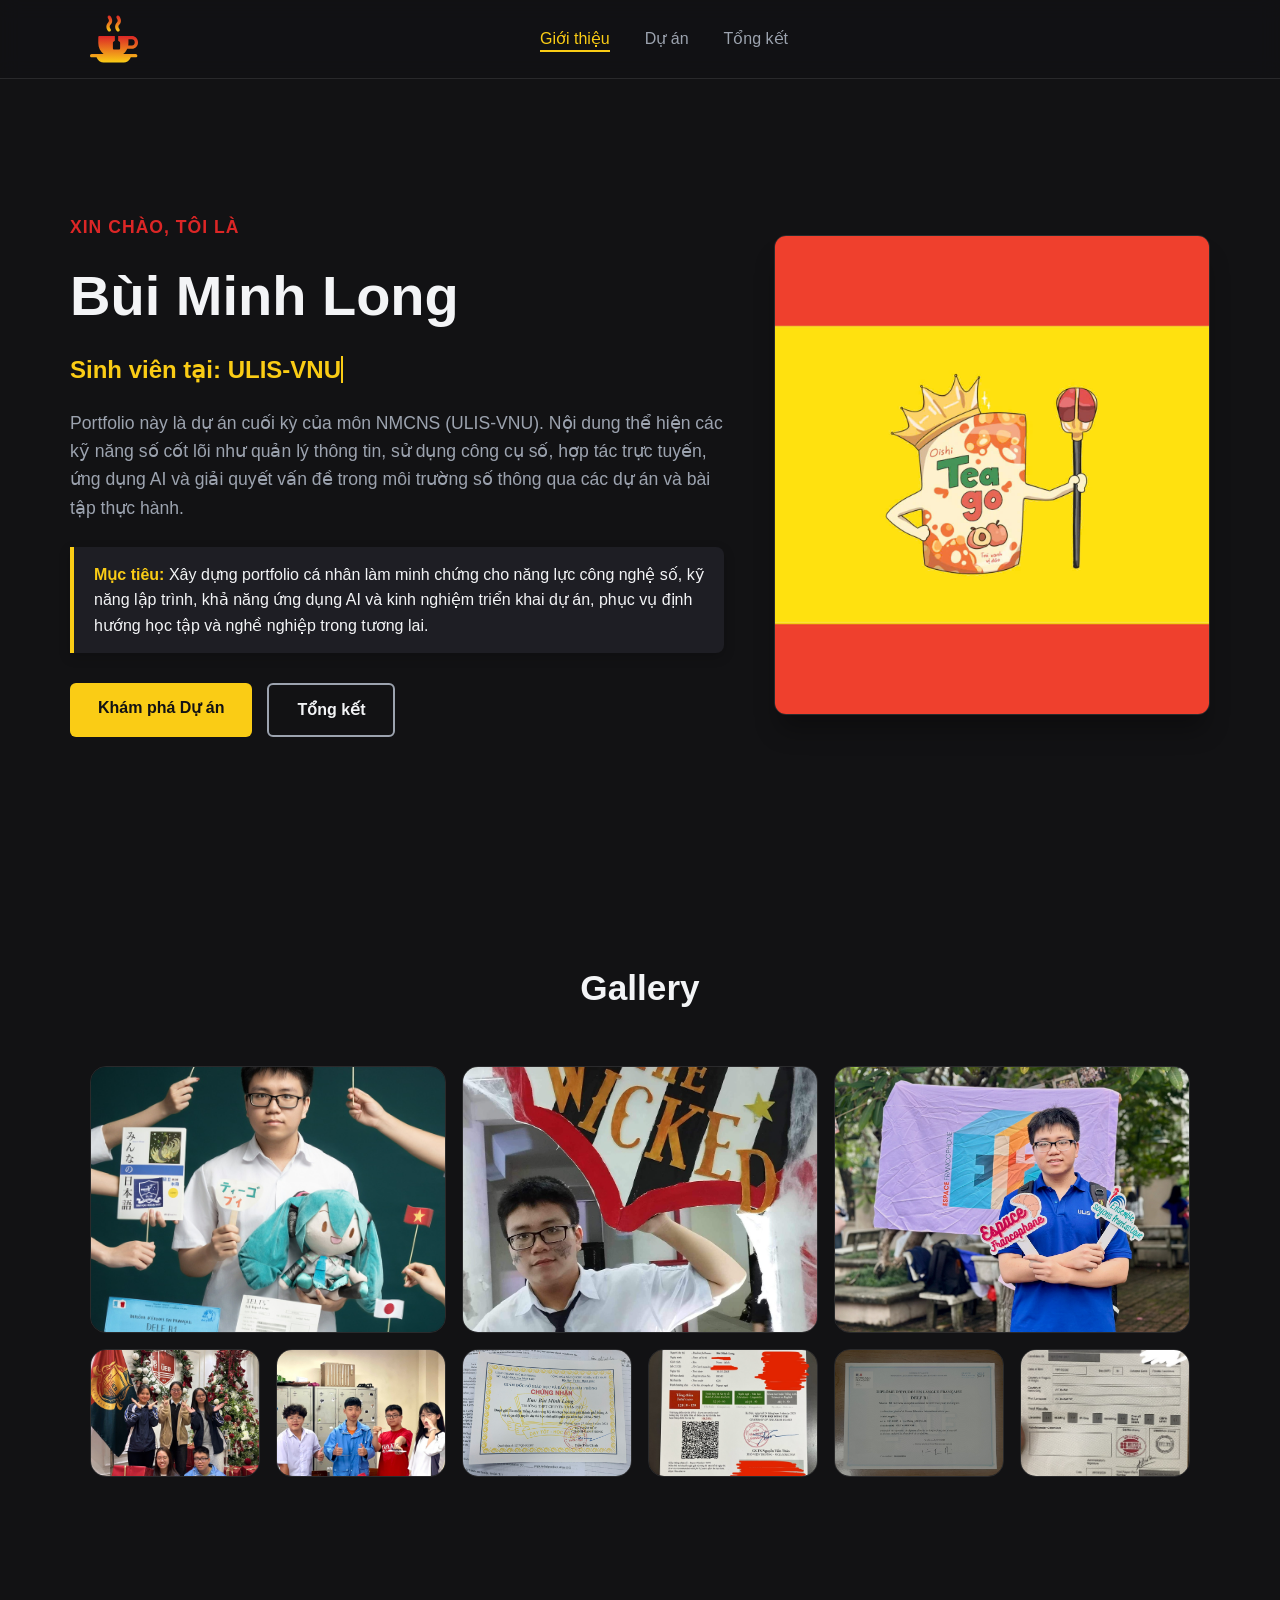
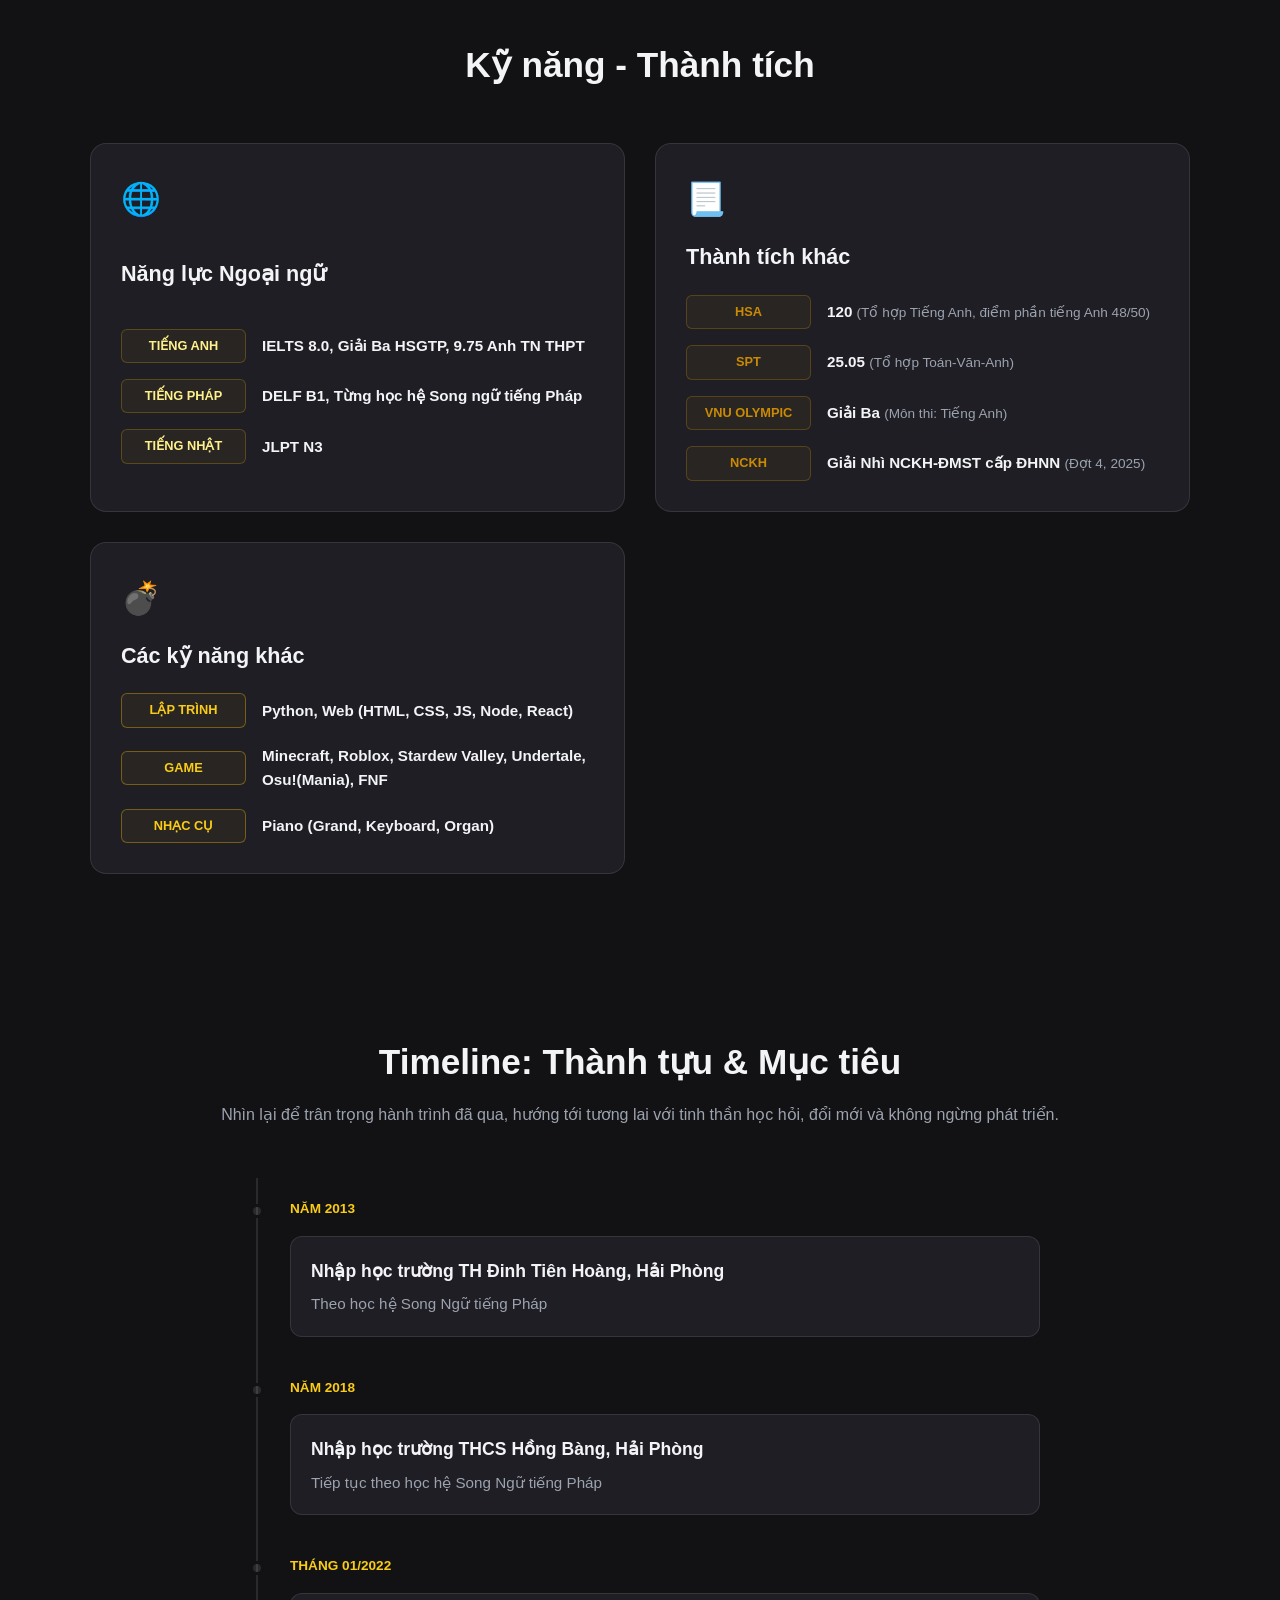
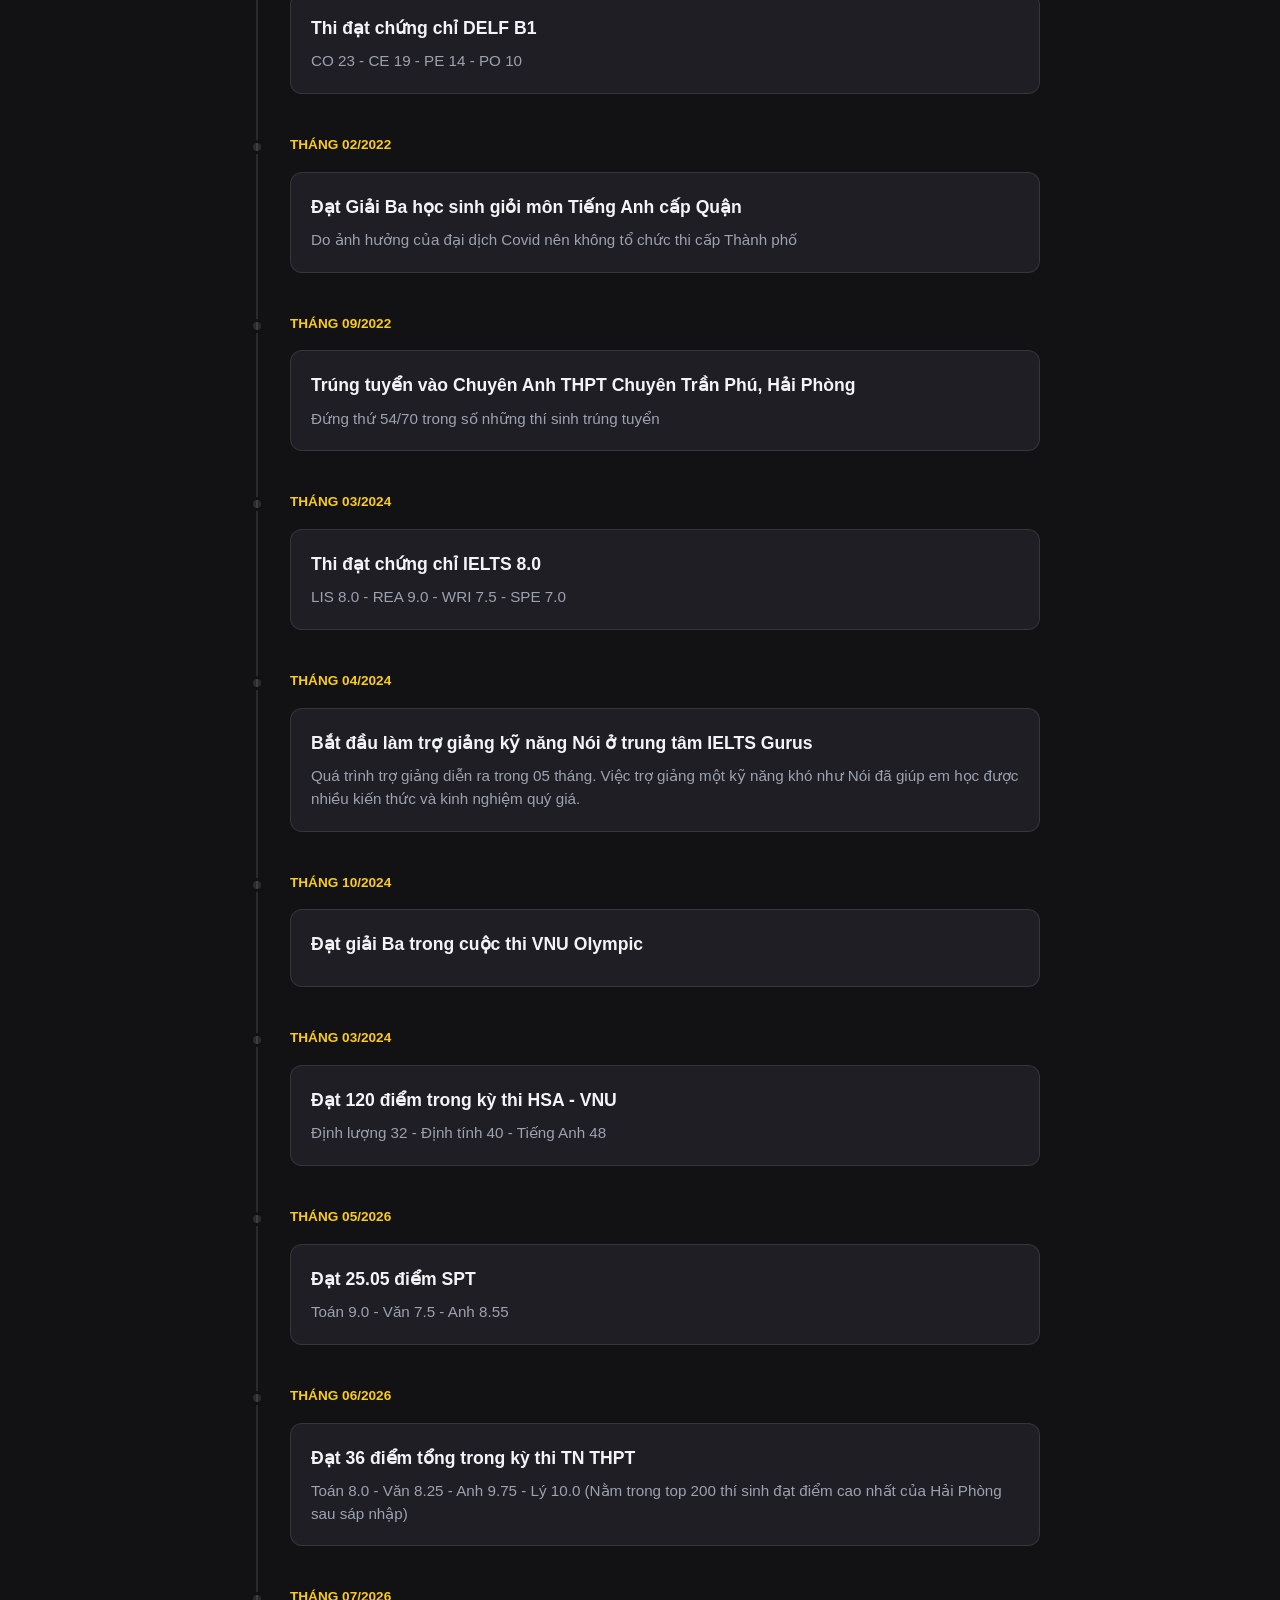
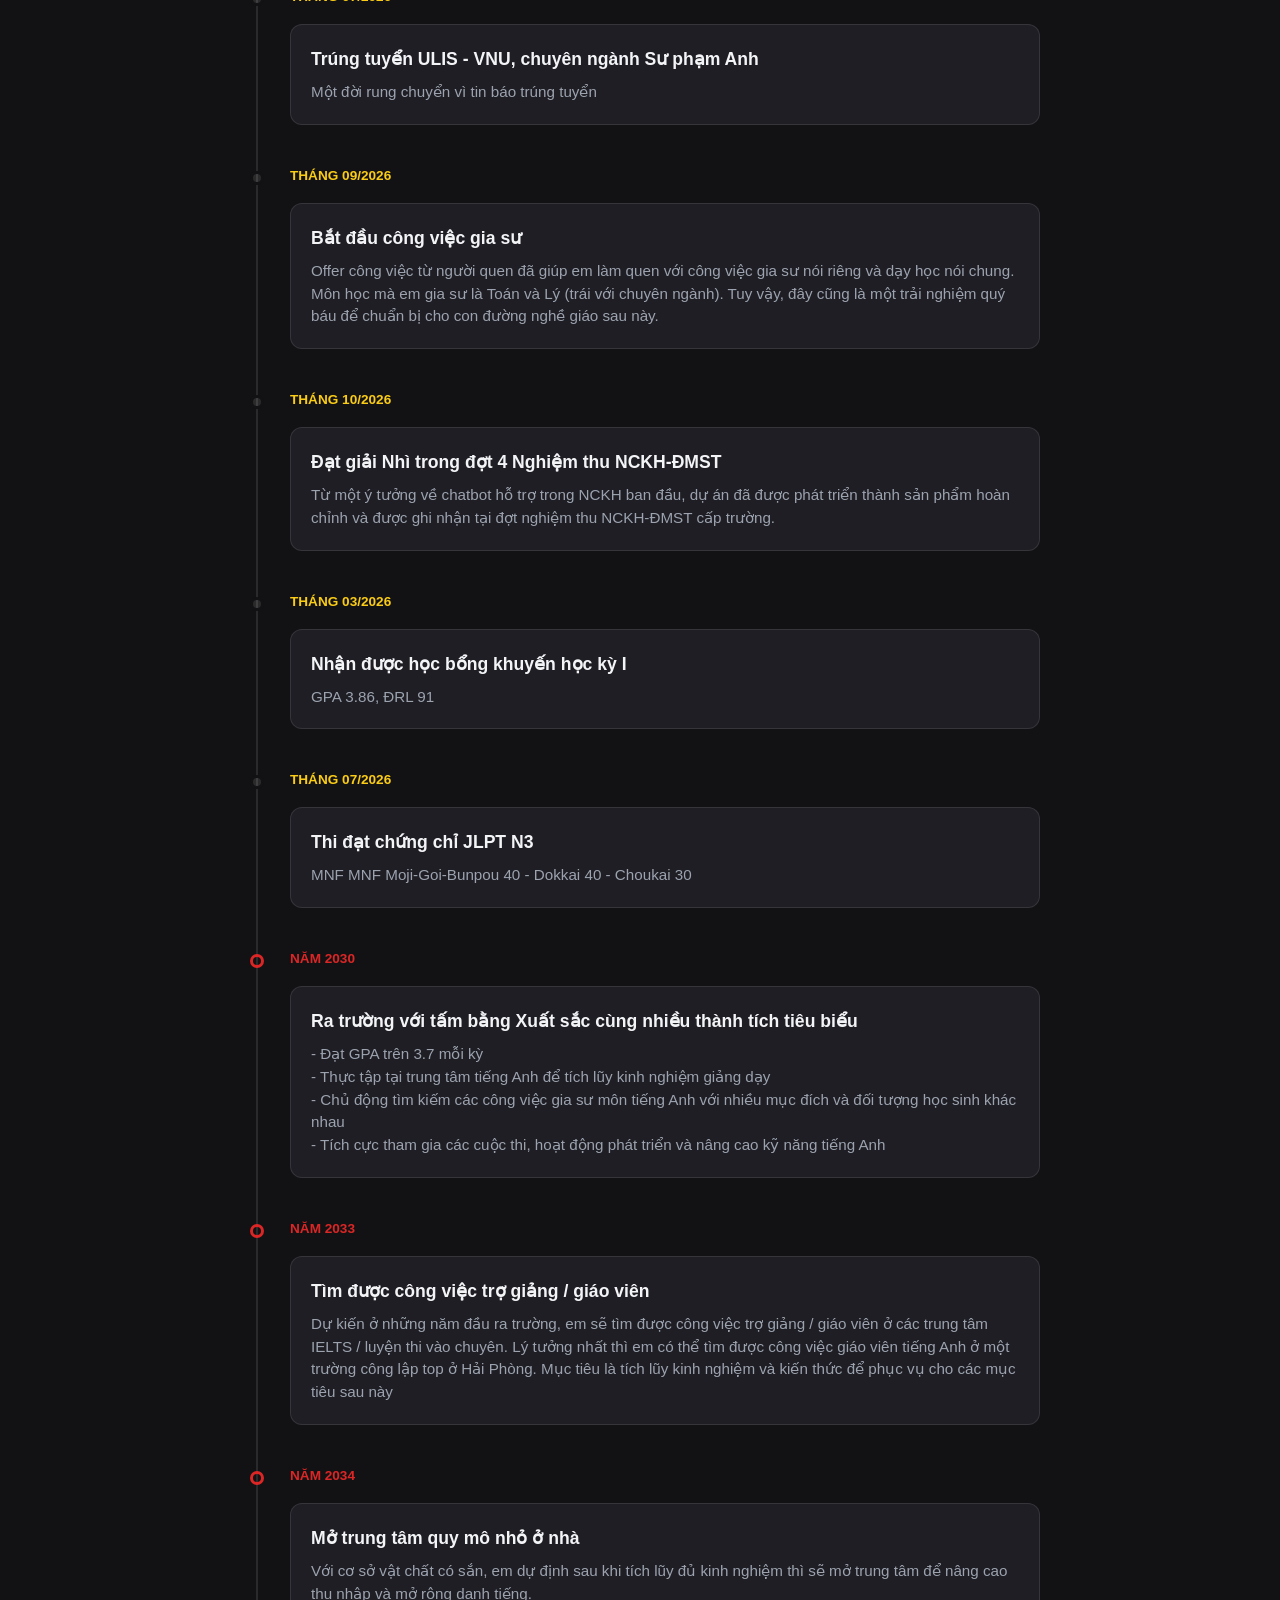
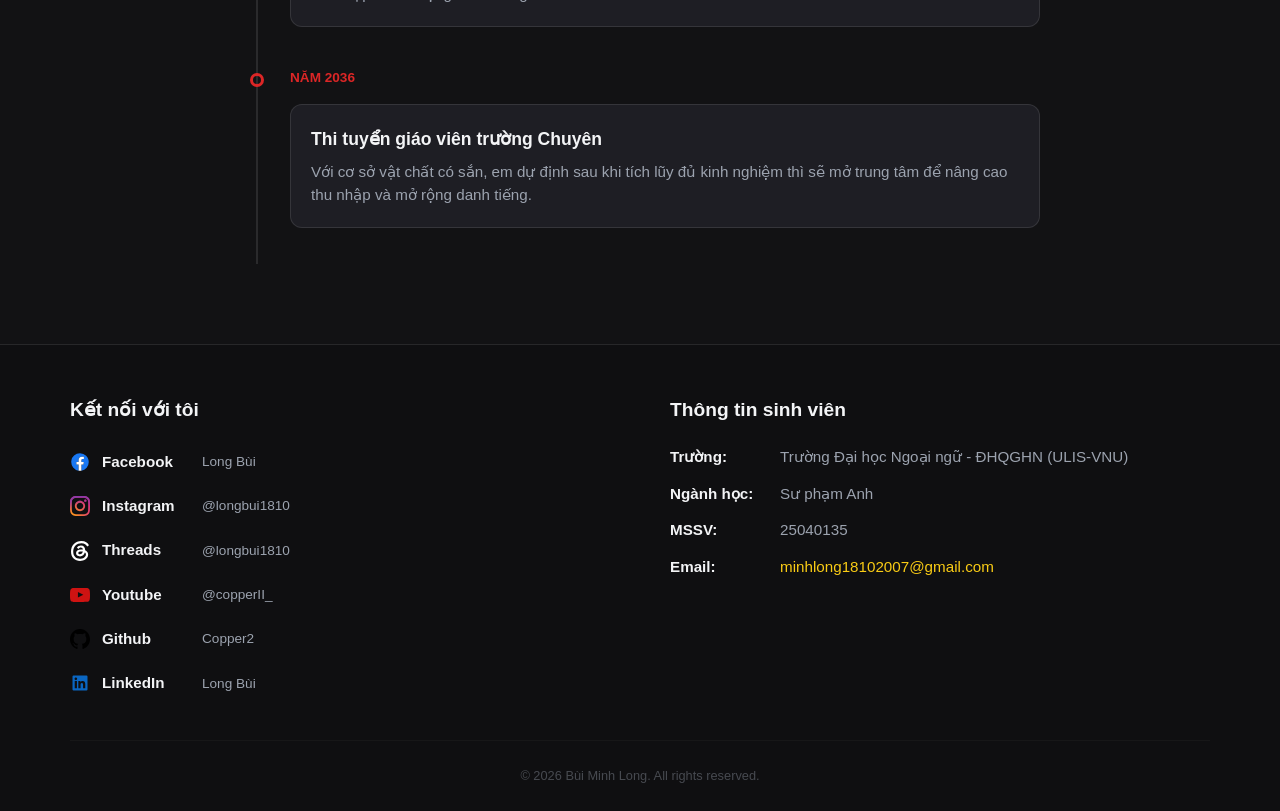
<file: index.html>
﻿<!doctype html>
<html lang="vi">
	<head>
		<meta charset="UTF-8" />
		<meta name="viewport" content="width=device-width, initial-scale=1.0" />
		<title>Personal Portfolio | Bùi Minh Long</title>
		<link rel="stylesheet" href="css/global.css" />
		<link rel="stylesheet" href="css/index.css" />
	</head>
	<body>
		<header>
			<nav class="navbar">
				<img src="assets/logo/teacup.svg" alt="logo" class="logo" />

				<ul class="nav-links">
					<li><a href="#" class="active">Giới thiệu</a></li>
					<li><a href="pages/projects.html">Dự án</a></li>
					<li><a href="pages/summary.html">Tổng kết</a></li>
				</ul>

				<div class="nav-toggles">
					<!-- <button
						class="toggle-btn theme-toggle"
						id="theme-toggle-btn"
						aria-label="Toggle Dark/Light Mode"
					>
						<img
							src="#"
							alt="Theme Icon"
							class="icon"
							id="theme-icon-img"
						/> 
					</button> -->
				</div>
			</nav>
		</header>

		<section id="about" class="about-hero-section">
			<div class="about-container">
				<div class="about-content">
					<span class="about-subtitle">Xin chào, tôi là</span>
					<h1 class="about-title">Bùi Minh Long</h1>
					<p class="about-spec"><span id="typing-text"></span></p>
					<p class="about-description">
						Portfolio này là dự án cuối kỳ của môn NMCNS (ULIS-VNU).
						Nội dung thể hiện các kỹ năng số cốt lõi như quản lý
						thông tin, sử dụng công cụ số, hợp tác trực tuyến, ứng
						dụng AI và giải quyết vấn đề trong môi trường số thông
						qua các dự án và bài tập thực hành.
					</p>

					<div class="about-goals">
						<div class="goal-item">
							<strong>Mục tiêu:</strong> Xây dựng portfolio cá
							nhân làm minh chứng cho năng lực công nghệ số, kỹ
							năng lập trình, khả năng ứng dụng AI và kinh nghiệm
							triển khai dự án, phục vụ định hướng học tập và nghề
							nghiệp trong tương lai.
						</div>
					</div>
					<div class="about-buttons">
						<a href="pages/projects.html" class="btn btn-primary"
							>Khám phá Dự án</a
						>
						<a href="pages/summary.html" class="btn btn-secondary"
							>Tổng kết</a
						>
					</div>
				</div>
				<div class="about-avatar">
					<div class="avatar-frame">
						<img
							src="assets/images/teago.jpg"
							alt="Profile Avatar"
							id="portfolio-avatar"
						/>
					</div>
				</div>
			</div>
		</section>

		<section id="gallery" class="gallery-section">
			<div class="gallery-container">
				<div class="section-header">
					<h2 class="section-title">Gallery</h2>
				</div>
			</div>

			<div class="gallery-grid">
				<div class="media-card-primary-container">
					<div class="media-card">
						<img class="" src="assets/gallery/media0.jpg" />
					</div>

					<div class="media-card">
						<img src="assets/gallery/media1.jpg" />
					</div>

					<div class="media-card">
						<img src="assets/gallery/media2.jpg" />
					</div>
				</div>

				<div class="media-card-secondary-container">
					<div class="media-card">
						<img src="assets/gallery/media3.jpg" />
					</div>
					<div class="media-card">
						<img src="assets/gallery/media4.jpg" />
					</div>
					<div class="media-card">
						<img src="assets/gallery/media5.jpg" />
					</div>
					<div class="media-card">
						<img src="assets/gallery/media6.jpg" />
					</div>
					<div class="media-card">
						<img src="assets/gallery/media7.jpg" />
					</div>
					<div class="media-card">
						<img src="assets/gallery/media8.jpg" />
					</div>
				</div>
			</div>
		</section>

		<!-- START -->
		<section id="skills-achievements" class="skills-achievements-section">
			<div class="section-container">
				<div class="section-header">
					<h2 class="section-title">Kỹ năng - Thành tích</h2>
					<!-- <p class="section-subtitle">Tổng hợp các kỹ năng và thành tích cá nhân nổi bật</p> -->
				</div>

				<div class="skills-achievements-grid">
					<div class="info-card lang-card">
						<div class="card-icon-wrapper">
							<span class="card-icon">🌐</span>
						</div>
						<h3 class="card-box-title">Năng lực Ngoại ngữ</h3>
						<ul class="achievement-list">
							<li>
								<span class="badge badge-en">Tiếng Anh</span>
								<div>
									<strong
										>IELTS 8.0, Giải Ba HSGTP, 9.75 Anh TN
										THPT</strong
									>
								</div>
							</li>
							<li>
								<span class="badge badge-fr">Tiếng Pháp</span>
								<div>
									<strong
										>DELF B1, Từng học hệ Song ngữ tiếng
										Pháp</strong
									>
								</div>
							</li>
							<li>
								<span class="badge badge-jp">Tiếng Nhật</span>
								<div>
									<strong>JLPT N3</strong>
								</div>
							</li>
						</ul>
					</div>

					<div class="info-card exam-card">
						<div class="card-icon-wrapper">
							<span class="card-icon">📃</span>
						</div>
						<h3 class="card-box-title">Thành tích khác</h3>
						<ul class="achievement-list">
							<li>
								<span class="badge badge-hsa">HSA</span>
								<div>
									<strong>120</strong>
									<span class="detail-text"
										>(Tổ hợp Tiếng Anh, điểm phần tiếng Anh
										48/50)</span
									>
								</div>
							</li>

							<li>
								<span class="badge badge-spt">SPT</span>
								<div>
									<strong>25.05</strong>
									<span class="detail-text"
										>(Tổ hợp Toán-Văn-Anh)</span
									>
								</div>
							</li>
							<li>
								<span class="badge badge-vnu">VNU Olympic</span>
								<div>
									<strong>Giải Ba</strong>
									<span class="detail-text"
										>(Môn thi: Tiếng Anh)</span
									>
								</div>
							</li>
							<li>
								<span class="badge badge-nckh">NCKH</span>
								<div>
									<strong>Giải Nhì NCKH-ĐMST cấp ĐHNN</strong>
									<span class="detail-text"
										>(Đợt 4, 2025)</span
									>
								</div>
							</li>
						</ul>
					</div>

					<div class="info-card skill-card">
						<div class="card-icon-wrapper">
							<span class="card-icon">💣</span>
						</div>
						<h3 class="card-box-title">Các kỹ năng khác</h3>
						<ul class="achievement-list">
							<li>
								<span class="badge badge-skill">Lập trình</span>
								<div>
									<strong
										>Python, Web (HTML, CSS, JS, Node,
										React)</strong
									>
								</div>
							</li>
							<li>
								<span class="badge badge-skill">Game</span>
								<div>
									<strong>
										Minecraft, Roblox, Stardew Valley,
										Undertale, Osu!(Mania), FNF
									</strong>
								</div>
							</li>
							<li>
								<span class="badge badge-skill">Nhạc cụ</span>
								<div>
									<strong
										>Piano (Grand, Keyboard, Organ)</strong
									>
								</div>
							</li>
						</ul>
					</div>
				</div>
			</div>
		</section>

		<section id="timeline-future" class="timeline-future-section">
			<div class="section-container">
				<div class="section-header">
					<h2 class="section-title">
						Timeline: Thành tựu & Mục tiêu
					</h2>
					<p class="section-subtitle">
						Nhìn lại để trân trọng hành trình đã qua, hướng tới
						tương lai với tinh thần học hỏi, đổi mới và không ngừng
						phát triển.
					</p>
				</div>

				<div class="timeline-wrapper">
					<div class="timeline-line"></div>

					<div class="timeline-item">
						<div class="timeline-dot"></div>
						<div class="timeline-date">Năm 2013</div>
						<div class="timeline-content">
							<h4 class="timeline-title">
								Nhập học trường TH Đinh Tiên Hoàng, Hải Phòng
							</h4>
							<p class="timeline-desc">
								Theo học hệ Song Ngữ tiếng Pháp
							</p>
						</div>
					</div>

					<div class="timeline-item">
						<div class="timeline-dot"></div>
						<div class="timeline-date">Năm 2018</div>
						<div class="timeline-content">
							<h4 class="timeline-title">
								Nhập học trường THCS Hồng Bàng, Hải Phòng
							</h4>
							<p class="timeline-desc">
								Tiếp tục theo học hệ Song Ngữ tiếng Pháp
							</p>
						</div>
					</div>

					<div class="timeline-item">
						<div class="timeline-dot"></div>
						<div class="timeline-date">Tháng 01/2022</div>
						<div class="timeline-content">
							<h4 class="timeline-title">
								Thi đạt chứng chỉ DELF B1
							</h4>
							<p class="timeline-desc">
								CO 23 - CE 19 - PE 14 - PO 10
							</p>
						</div>
					</div>

					<div class="timeline-item">
						<div class="timeline-dot"></div>
						<div class="timeline-date">Tháng 02/2022</div>
						<div class="timeline-content">
							<h4 class="timeline-title">
								Đạt Giải Ba học sinh giỏi môn Tiếng Anh cấp Quận
							</h4>
							<p class="timeline-desc">
								Do ảnh hưởng của đại dịch Covid nên không tổ
								chức thi cấp Thành phố
							</p>
						</div>
					</div>

					<div class="timeline-item">
						<div class="timeline-dot"></div>
						<div class="timeline-date">Tháng 09/2022</div>
						<div class="timeline-content">
							<h4 class="timeline-title">
								Trúng tuyển vào Chuyên Anh THPT Chuyên Trần Phú,
								Hải Phòng
							</h4>
							<p class="timeline-desc">
								Đứng thứ 54/70 trong số những thí sinh trúng
								tuyển
							</p>
						</div>
					</div>

					<div class="timeline-item">
						<div class="timeline-dot"></div>
						<div class="timeline-date">Tháng 03/2024</div>
						<div class="timeline-content">
							<h4 class="timeline-title">
								Thi đạt chứng chỉ IELTS 8.0
							</h4>
							<p class="timeline-desc">
								LIS 8.0 - REA 9.0 - WRI 7.5 - SPE 7.0
							</p>
						</div>
					</div>

					<div class="timeline-item">
						<div class="timeline-dot"></div>
						<div class="timeline-date">Tháng 04/2024</div>
						<div class="timeline-content">
							<h4 class="timeline-title">
								Bắt đầu làm trợ giảng kỹ năng Nói ở trung tâm
								IELTS Gurus
							</h4>
							<p class="timeline-desc">
								Quá trình trợ giảng diễn ra trong 05 tháng. Việc
								trợ giảng một kỹ năng khó như Nói đã giúp em học
								được nhiều kiến thức và kinh nghiệm quý giá.
							</p>
						</div>
					</div>

					<div class="timeline-item">
						<div class="timeline-dot"></div>
						<div class="timeline-date">Tháng 10/2024</div>
						<div class="timeline-content">
							<h4 class="timeline-title">
								Đạt giải Ba trong cuộc thi VNU Olympic
							</h4>
							<p class="timeline-desc"></p>
						</div>
					</div>

					<div class="timeline-item">
						<div class="timeline-dot"></div>
						<div class="timeline-date">Tháng 03/2024</div>
						<div class="timeline-content">
							<h4 class="timeline-title">
								Đạt 120 điểm trong kỳ thi HSA - VNU
							</h4>
							<p class="timeline-desc">
								Định lượng 32 - Định tính 40 - Tiếng Anh 48
							</p>
						</div>
					</div>

					<div class="timeline-item">
						<div class="timeline-dot"></div>
						<div class="timeline-date">Tháng 05/2026</div>
						<div class="timeline-content">
							<h4 class="timeline-title">Đạt 25.05 điểm SPT</h4>
							<p class="timeline-desc">
								Toán 9.0 - Văn 7.5 - Anh 8.55
							</p>
						</div>
					</div>

					<div class="timeline-item">
						<div class="timeline-dot"></div>
						<div class="timeline-date">Tháng 06/2026</div>
						<div class="timeline-content">
							<h4 class="timeline-title">
								Đạt 36 điểm tổng trong kỳ thi TN THPT
							</h4>
							<p class="timeline-desc">
								Toán 8.0 - Văn 8.25 - Anh 9.75 - Lý 10.0 (Nằm
								trong top 200 thí sinh đạt điểm cao nhất của Hải
								Phòng sau sáp nhập)
							</p>
						</div>
					</div>

					<div class="timeline-item">
						<div class="timeline-dot"></div>
						<div class="timeline-date">Tháng 07/2026</div>
						<div class="timeline-content">
							<h4 class="timeline-title">
								Trúng tuyển ULIS - VNU, chuyên ngành Sư phạm Anh
							</h4>
							<p class="timeline-desc">
								Một đời rung chuyển vì tin báo trúng tuyển
							</p>
						</div>
					</div>

					<div class="timeline-item">
						<div class="timeline-dot"></div>
						<div class="timeline-date">Tháng 09/2026</div>
						<div class="timeline-content">
							<h4 class="timeline-title">
								Bắt đầu công việc gia sư
							</h4>
							<p class="timeline-desc">
								Offer công việc từ người quen đã giúp em làm
								quen với công việc gia sư nói riêng và dạy học
								nói chung. Môn học mà em gia sư là Toán và Lý
								(trái với chuyên ngành). Tuy vậy, đây cũng là
								một trải nghiệm quý báu để chuẩn bị cho con
								đường nghề giáo sau này.
							</p>
						</div>
					</div>

					<div class="timeline-item">
						<div class="timeline-dot"></div>
						<div class="timeline-date">Tháng 10/2026</div>
						<div class="timeline-content">
							<h4 class="timeline-title">
								Đạt giải Nhì trong đợt 4 Nghiệm thu NCKH-ĐMST
							</h4>
							<p class="timeline-desc">
								Từ một ý tưởng về chatbot hỗ trợ trong NCKH ban
								đầu, dự án đã được phát triển thành sản phẩm
								hoàn chỉnh và được ghi nhận tại đợt nghiệm thu
								NCKH-ĐMST cấp trường.
							</p>
						</div>
					</div>

					<div class="timeline-item">
						<div class="timeline-dot"></div>
						<div class="timeline-date">Tháng 03/2026</div>
						<div class="timeline-content">
							<h4 class="timeline-title">
								Nhận được học bổng khuyến học kỳ I
							</h4>
							<p class="timeline-desc">GPA 3.86, ĐRL 91</p>
						</div>
					</div>

					<div class="timeline-item">
						<div class="timeline-dot"></div>
						<div class="timeline-date">Tháng 07/2026</div>
						<div class="timeline-content">
							<h4 class="timeline-title">
								Thi đạt chứng chỉ JLPT N3
							</h4>
							<p class="timeline-desc">
								MNF MNF Moji-Goi-Bunpou 40 - Dokkai 40 - Choukai
								30
							</p>
						</div>
					</div>

					<div class="timeline-item future-plan">
						<div class="timeline-dot"></div>
						<div class="timeline-date">Năm 2030</div>
						<div class="timeline-content">
							<h4 class="timeline-title">
								Ra trường với tấm bằng Xuất sắc cùng nhiều thành
								tích tiêu biểu
							</h4>
							<p class="timeline-desc">
								- Đạt GPA trên 3.7 mỗi kỳ<br />
								- Thực tập tại trung tâm tiếng Anh để tích lũy
								kinh nghiệm giảng dạy<br />
								- Chủ động tìm kiếm các công việc gia sư môn
								tiếng Anh với nhiều mục đích và đối tượng học
								sinh khác nhau<br />
								- Tích cực tham gia các cuộc thi, hoạt động phát
								triển và nâng cao kỹ năng tiếng Anh
							</p>
						</div>
					</div>

					<div class="timeline-item future-plan">
						<div class="timeline-dot"></div>
						<div class="timeline-date">Năm 2033</div>
						<div class="timeline-content">
							<h4 class="timeline-title">
								Tìm được công việc trợ giảng / giáo viên
							</h4>
							<p class="timeline-desc">
								Dự kiến ở những năm đầu ra trường, em sẽ tìm
								được công việc trợ giảng / giáo viên ở các trung
								tâm IELTS / luyện thi vào chuyên. Lý tưởng nhất
								thì em có thể tìm được công việc giáo viên tiếng
								Anh ở một trường công lập top ở Hải Phòng. Mục
								tiêu là tích lũy kinh nghiệm và kiến thức để
								phục vụ cho các mục tiêu sau này
							</p>
						</div>
					</div>

					<div class="timeline-item future-plan">
						<div class="timeline-dot"></div>
						<div class="timeline-date">Năm 2034</div>
						<div class="timeline-content">
							<h4 class="timeline-title">
								Mở trung tâm quy mô nhỏ ở nhà
							</h4>
							<p class="timeline-desc">
								Với cơ sở vật chất có sắn, em dự định sau khi
								tích lũy đủ kinh nghiệm thì sẽ mở trung tâm để
								nâng cao thu nhập và mở rộng danh tiếng.
							</p>
						</div>
					</div>

					<div class="timeline-item future-plan">
						<div class="timeline-dot"></div>
						<div class="timeline-date">Năm 2036</div>
						<div class="timeline-content">
							<h4 class="timeline-title">
								Thi tuyển giáo viên trường Chuyên
							</h4>
							<p class="timeline-desc">
								Với cơ sở vật chất có sắn, em dự định sau khi
								tích lũy đủ kinh nghiệm thì sẽ mở trung tâm để
								nâng cao thu nhập và mở rộng danh tiếng.
							</p>
						</div>
					</div>
				</div>
			</div>
		</section>

		<!-- END -->

		<footer class="site-footer">
			<div class="footer-container">
				<div class="footer-left">
					<h3 class="footer-title">Kết nối với tôi</h3>
					<div class="social-grid">
						<a
							href="https://www.facebook.com/longbui1810"
							class="social-item"
							target="_blank"
						>
							<img
								src="assets/logo/social-media/facebook.svg"
								alt="Facebook"
								class="icon"
							/>
							<span class="social-name">Facebook</span>
							<span class="social-username">Long Bùi</span>
						</a>

						<a
							href="https://www.instagram.com/longbui1810"
							class="social-item"
							target="_blank"
						>
							<img
								src="assets/logo/social-media/instagram.svg"
								alt="Instagram"
								class="icon"
							/>
							<span class="social-name">Instagram</span>
							<span class="social-username">@longbui1810</span>
						</a>

						<a
							href="https://www.threads.net/@longbui1810"
							class="social-item"
							target="_blank"
						>
							<img
								src="assets/logo/social-media/threads.svg"
								alt="Threads"
								class="icon"
							/>
							<span class="social-name">Threads</span>
							<span class="social-username">@longbui1810</span>
						</a>

						<a
							href="https://www.youtube.com/@copperII_"
							class="social-item"
							target="_blank"
						>
							<img
								src="assets/logo/social-media/youtube.svg"
								alt="Youtube"
								class="icon"
							/>
							<span class="social-name">Youtube</span>
							<span class="social-username">@copperII_</span>
						</a>

						<a
							href="https://github.com/Copper2"
							class="social-item"
							target="_blank"
						>
							<img
								src="assets/logo/social-media/github.svg"
								alt="Github"
								class="icon"
							/>
							<span class="social-name">Github</span>
							<span class="social-username">Copper2</span>
						</a>

						<a
							href="https://www.linkedin.com/in/longbui1810"
							class="social-item"
							target="_blank"
						>
							<img
								src="assets/logo/social-media/linkedin.svg"
								alt="LinkedIn"
								class="icon"
							/>
							<span class="social-name">LinkedIn</span>
							<span class="social-username">Long Bùi</span>
						</a>
					</div>
				</div>

				<div class="footer-right">
					<h3 class="footer-title">Thông tin sinh viên</h3>
					<ul class="info-list">
						<li class="info-item">
							<span class="info-label">Trường:</span>
							<span class="info-value"
								>Trường Đại học Ngoại ngữ - ĐHQGHN
								(ULIS-VNU)</span
							>
						</li>
						<li class="info-item">
							<span class="info-label">Ngành học:</span>
							<span class="info-value">Sư phạm Anh</span>
						</li>
						<li class="info-item">
							<span class="info-label">MSSV:</span>
							<span class="info-value">25040135</span>
						</li>
						<li class="info-item">
							<span class="info-label">Email:</span>
							<span class="info-value"
								><a
									href="minhlong18102007@gmail.com"
									class="info-email-link"
									>minhlong18102007@gmail.com</a
								></span
							>
						</li>
					</ul>
				</div>
			</div>

			<div class="footer-bottom">
				<p>&copy; 2026 Bùi Minh Long. All rights reserved.</p>
			</div>
		</footer>


		<div id="lightbox" class="lightbox">
	<img id="lightbox-img">
</div>
	</body>
	<script src="js/global.js"></script>
	<script src="js/index.js"></script>
</html>
</file>
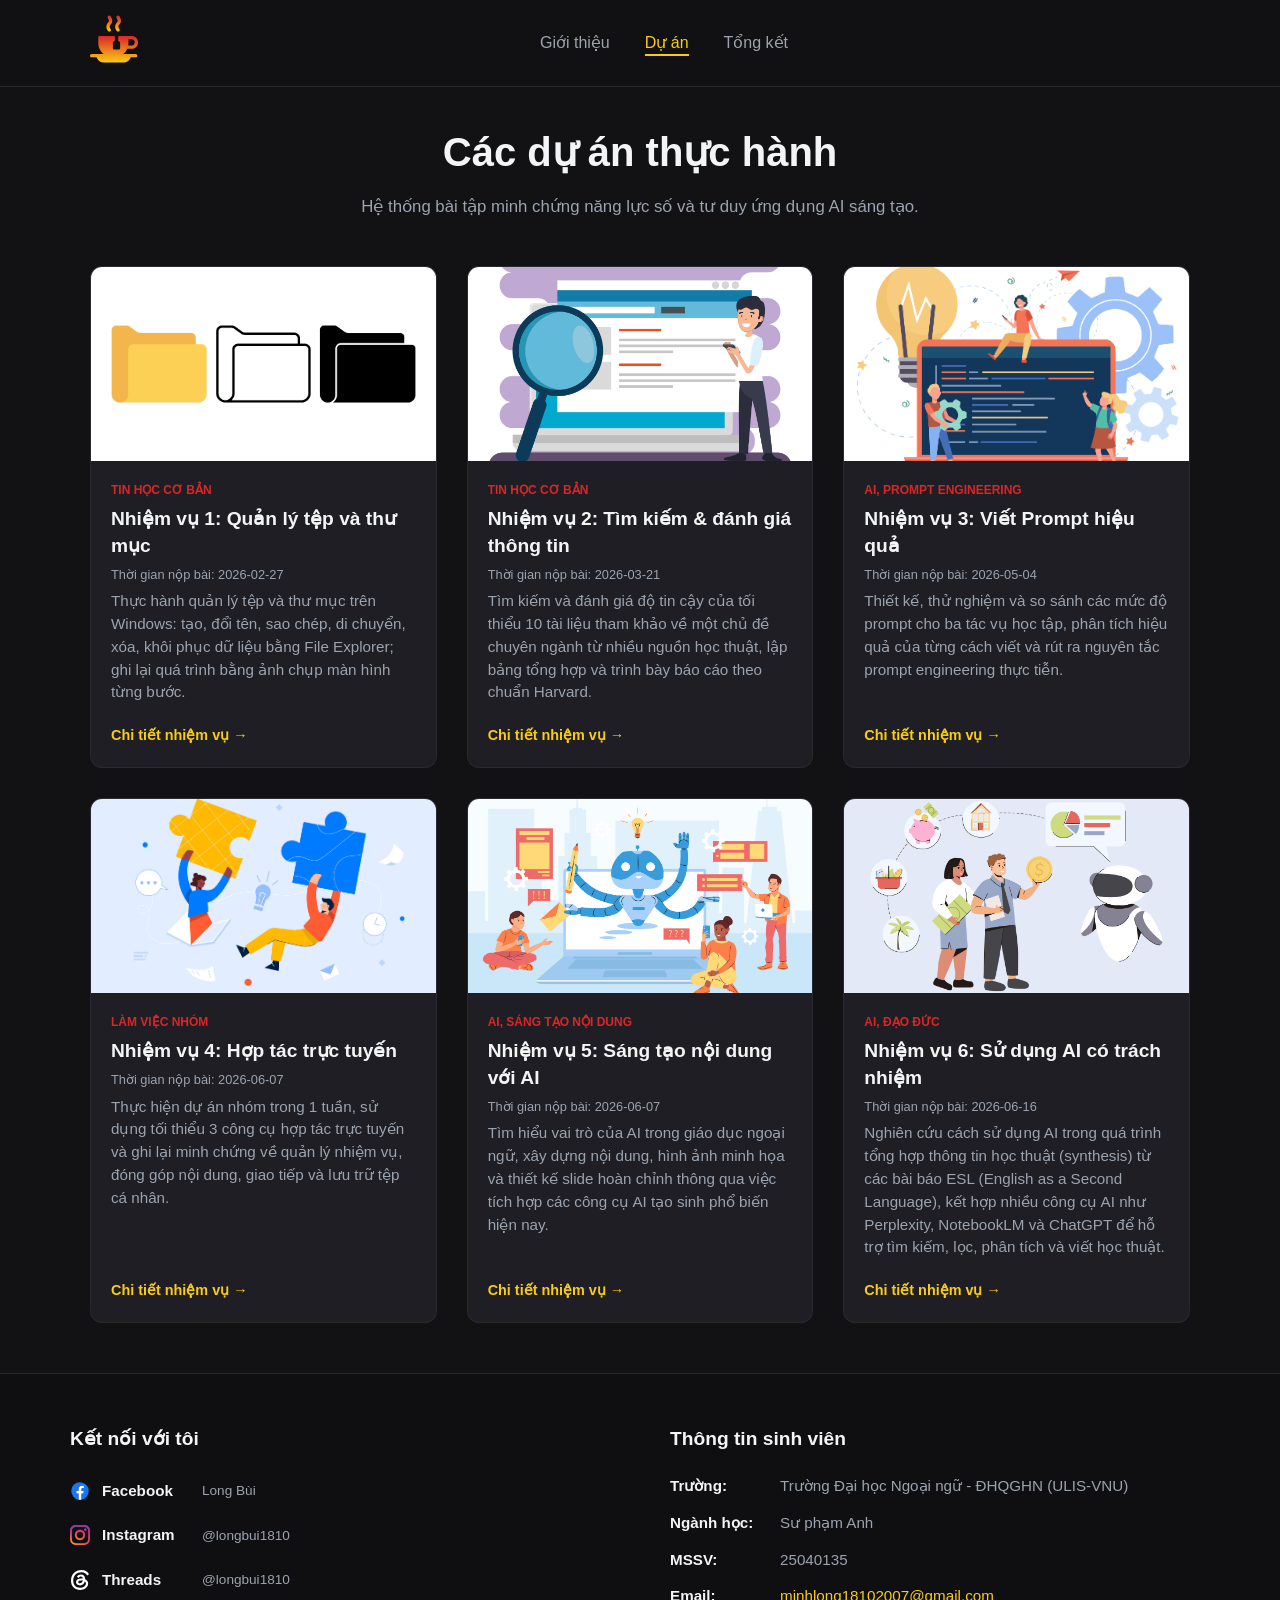
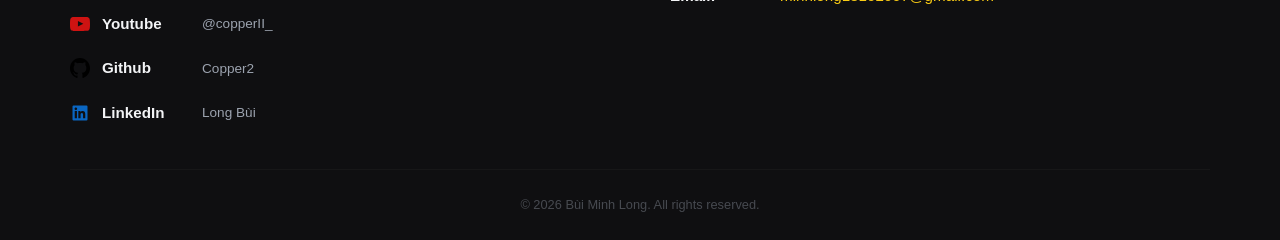
<file: pages/projects.html>
<!doctype html>
<html lang="vi">
	<head>
		<meta charset="UTF-8" />
		<meta name="viewport" content="width=device-width, initial-scale=1.0" />
		<title>Portfolio | Bài tập</title>
		<link rel="stylesheet" href="../css/global.css" />
		<link rel="stylesheet" href="../css/pages/projects.css" />
	</head>
	<body>
		<header>
			<nav class="navbar">
				<a href="../index.html">
					<img
						src="../assets/logo/teacup.svg"
						alt="logo"
						class="logo"
					/>
				</a>

				<ul class="nav-links">
					<li><a href="../index.html">Giới thiệu</a></li>
					<li><a href="#" class="active">Dự án</a></li>
					<li><a href="../pages/summary.html">Tổng kết</a></li>
				</ul>

				<div class="nav-toggles">
					<!-- <button
						class="toggle-btn theme-toggle"
						id="theme-toggle-btn"
						aria-label="Toggle Dark/Light Mode"
					>
						<img
							src="#"
							alt="Theme Icon"
							class="icon"
							id="theme-icon-img"
						/> 
					</button> -->
				</div>
			</nav>
		</header>

		<main class="projects-main-section">
			<div class="projects-header-wrapper">
				<h1 class="projects-heading">Các dự án thực hành</h1>
				<p class="projects-subheading">
					Hệ thống bài tập minh chứng năng lực số và tư duy ứng dụng
					AI sáng tạo.
				</p>
			</div>

			<div class="projects-grid" id="projects-container"></div>
		</main>

		<footer class="site-footer">
			<div class="footer-container">
				<div class="footer-left">
					<h3 class="footer-title">Kết nối với tôi</h3>
					<div class="social-grid">
						<a
							href="https://www.facebook.com/longbui1810"
							class="social-item"
							target="_blank"
						>
							<img
								src="../assets/logo/social-media/facebook.svg"
								alt="Facebook"
								class="icon"
							/>
							<span class="social-name">Facebook</span>
							<span class="social-username">Long Bùi</span>
						</a>

						<a
							href="https://www.instagram.com/longbui1810"
							class="social-item"
							target="_blank"
						>
							<img
								src="../assets/logo/social-media/instagram.svg"
								alt="Instagram"
								class="icon"
							/>
							<span class="social-name">Instagram</span>
							<span class="social-username">@longbui1810</span>
						</a>

						<a
							href="https://www.threads.net/@longbui1810"
							class="social-item"
							target="_blank"
						>
							<img
								src="../assets/logo/social-media/threads.svg"
								alt="Threads"
								class="icon"
							/>
							<span class="social-name">Threads</span>
							<span class="social-username">@longbui1810</span>
						</a>

						<a
							href="https://www.youtube.com/@copperII_"
							class="social-item"
							target="_blank"
						>
							<img
								src="../assets/logo/social-media/youtube.svg"
								alt="Youtube"
								class="icon"
							/>
							<span class="social-name">Youtube</span>
							<span class="social-username">@copperII_</span>
						</a>

						<a
							href="https://github.com/Copper2"
							class="social-item"
							target="_blank"
						>
							<img
								src="../assets/logo/social-media/github.svg"
								alt="Github"
								class="icon"
							/>
							<span class="social-name">Github</span>
							<span class="social-username">Copper2</span>
						</a>

						<a
							href="https://www.linkedin.com/in/longbui1810"
							class="social-item"
							target="_blank"
						>
							<img
								src="../assets/logo/social-media/linkedin.svg"
								alt="LinkedIn"
								class="icon"
							/>
							<span class="social-name">LinkedIn</span>
							<span class="social-username">Long Bùi</span>
						</a>
					</div>
				</div>

				<div class="footer-right">
					<h3 class="footer-title">Thông tin sinh viên</h3>
					<ul class="info-list">
						<li class="info-item">
							<span class="info-label">Trường:</span>
							<span class="info-value"
								>Trường Đại học Ngoại ngữ - ĐHQGHN
								(ULIS-VNU)</span
							>
						</li>
						<li class="info-item">
							<span class="info-label">Ngành học:</span>
							<span class="info-value">Sư phạm Anh</span>
						</li>
						<li class="info-item">
							<span class="info-label">MSSV:</span>
							<span class="info-value">25040135</span>
						</li>
						<li class="info-item">
							<span class="info-label">Email:</span>
							<span class="info-value">
								<a
									href="minhlong18102007@gmail.com"
									class="info-email-link"
									>minhlong18102007@gmail.com
								</a>
							</span>
						</li>
					</ul>
				</div>
			</div>

			<div class="footer-bottom">
				<p>&copy; 2026 Bùi Minh Long. All rights reserved.</p>
			</div>
		</footer>
	</body>
	<!-- <script src="../js/global.js"></script> -->
	<script src="../js/projects.js"></script>
</html>
</file>
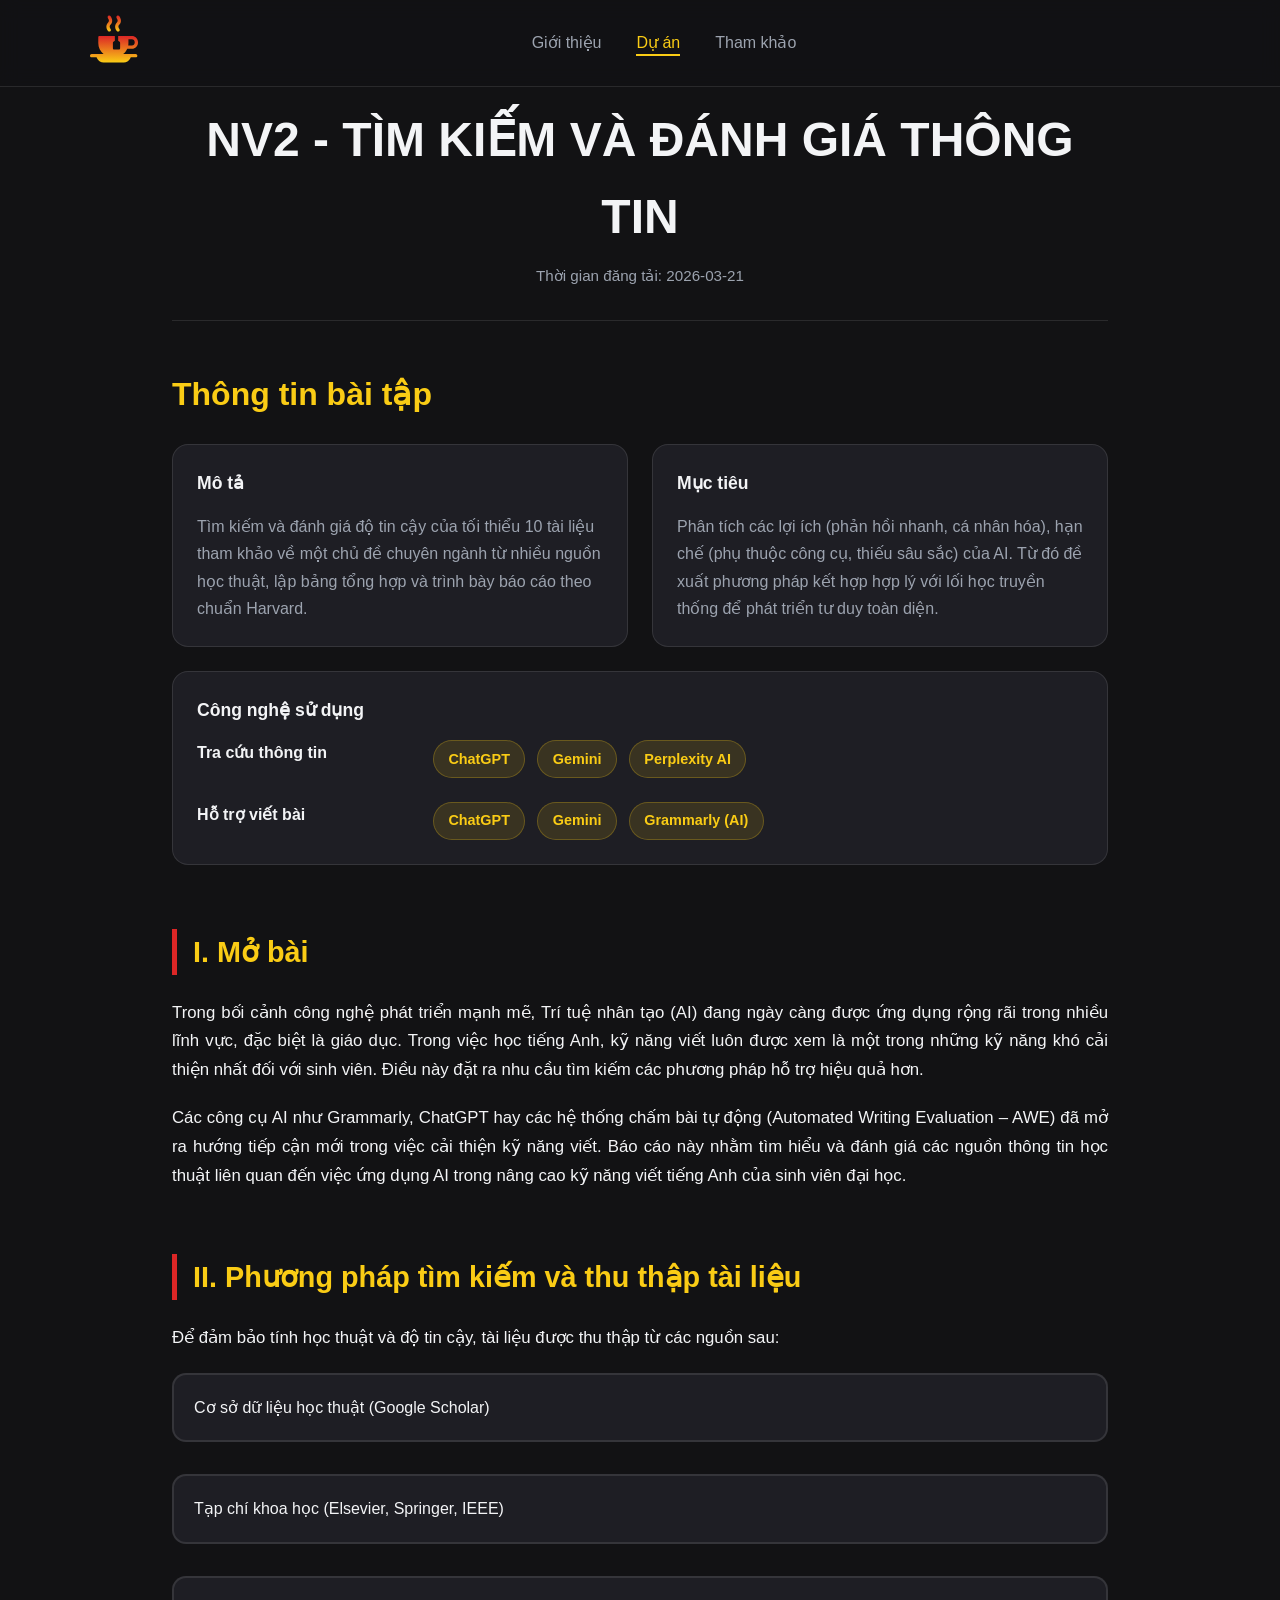
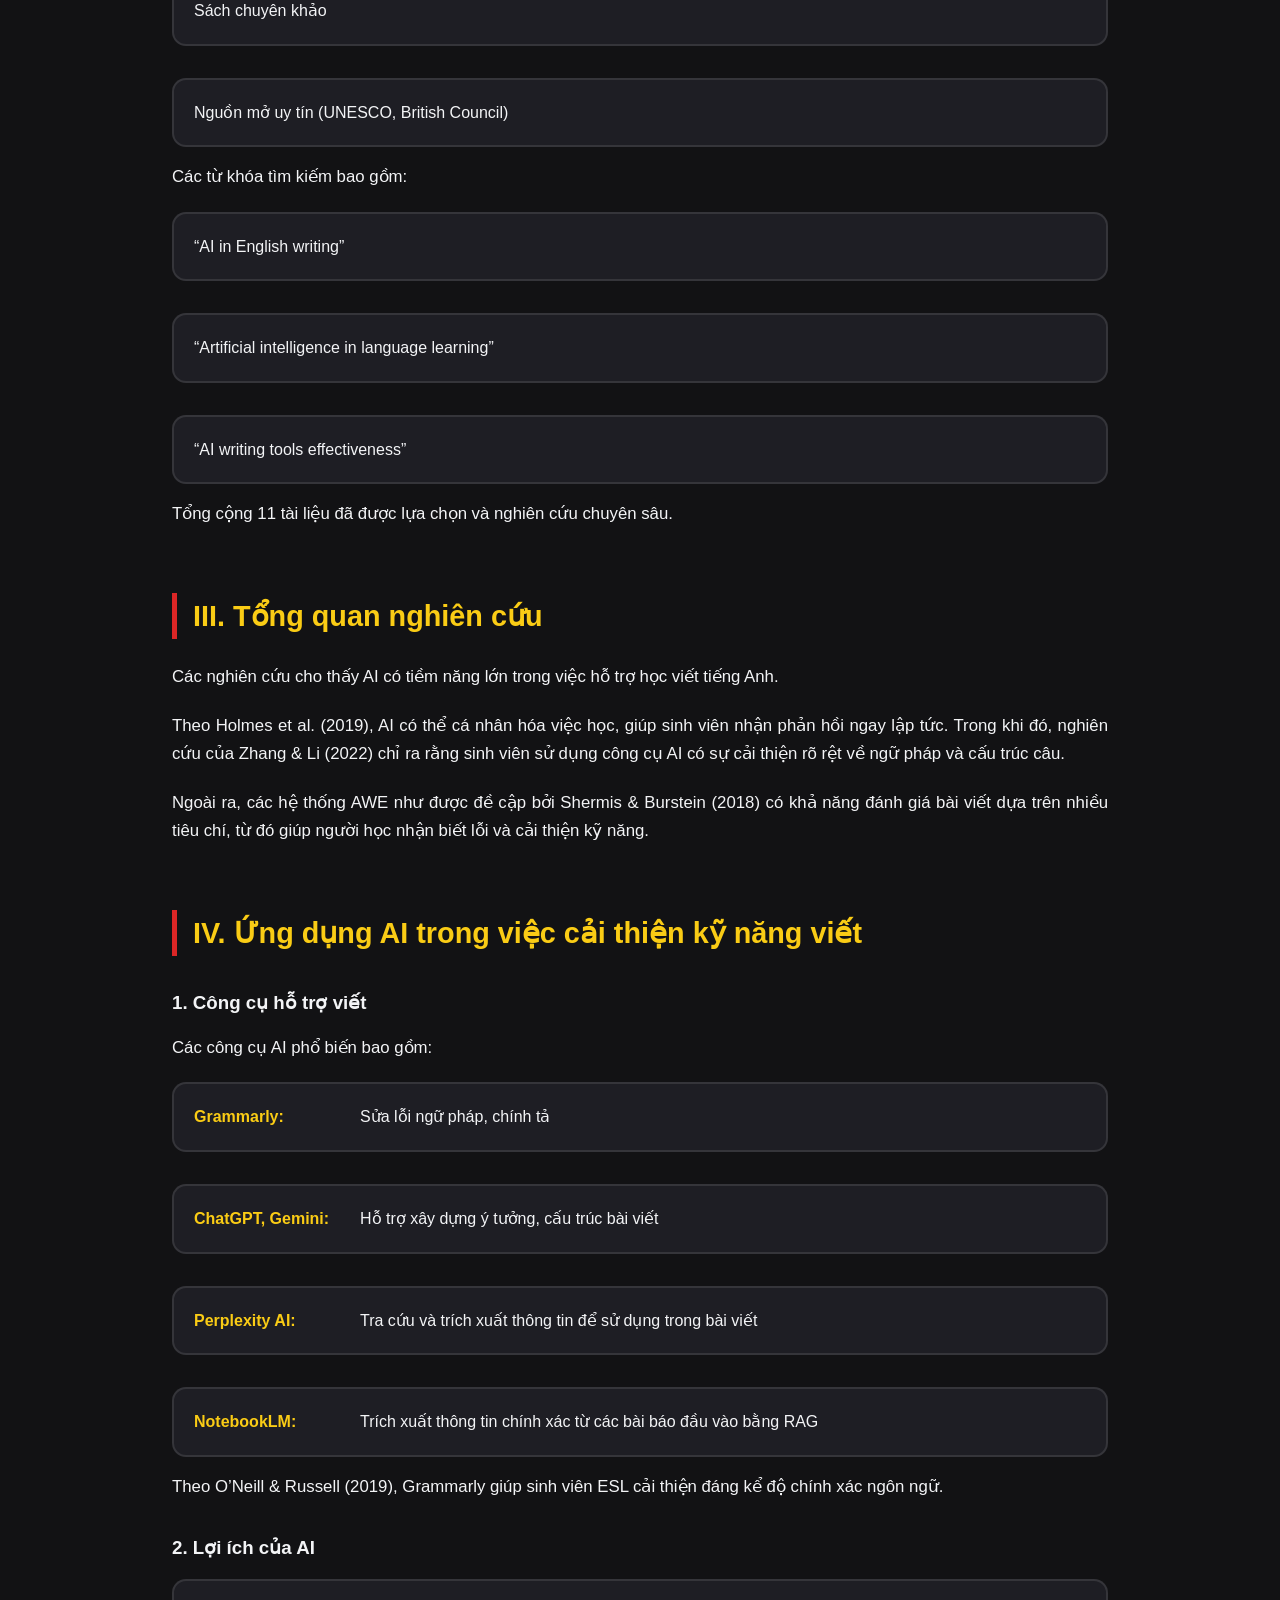
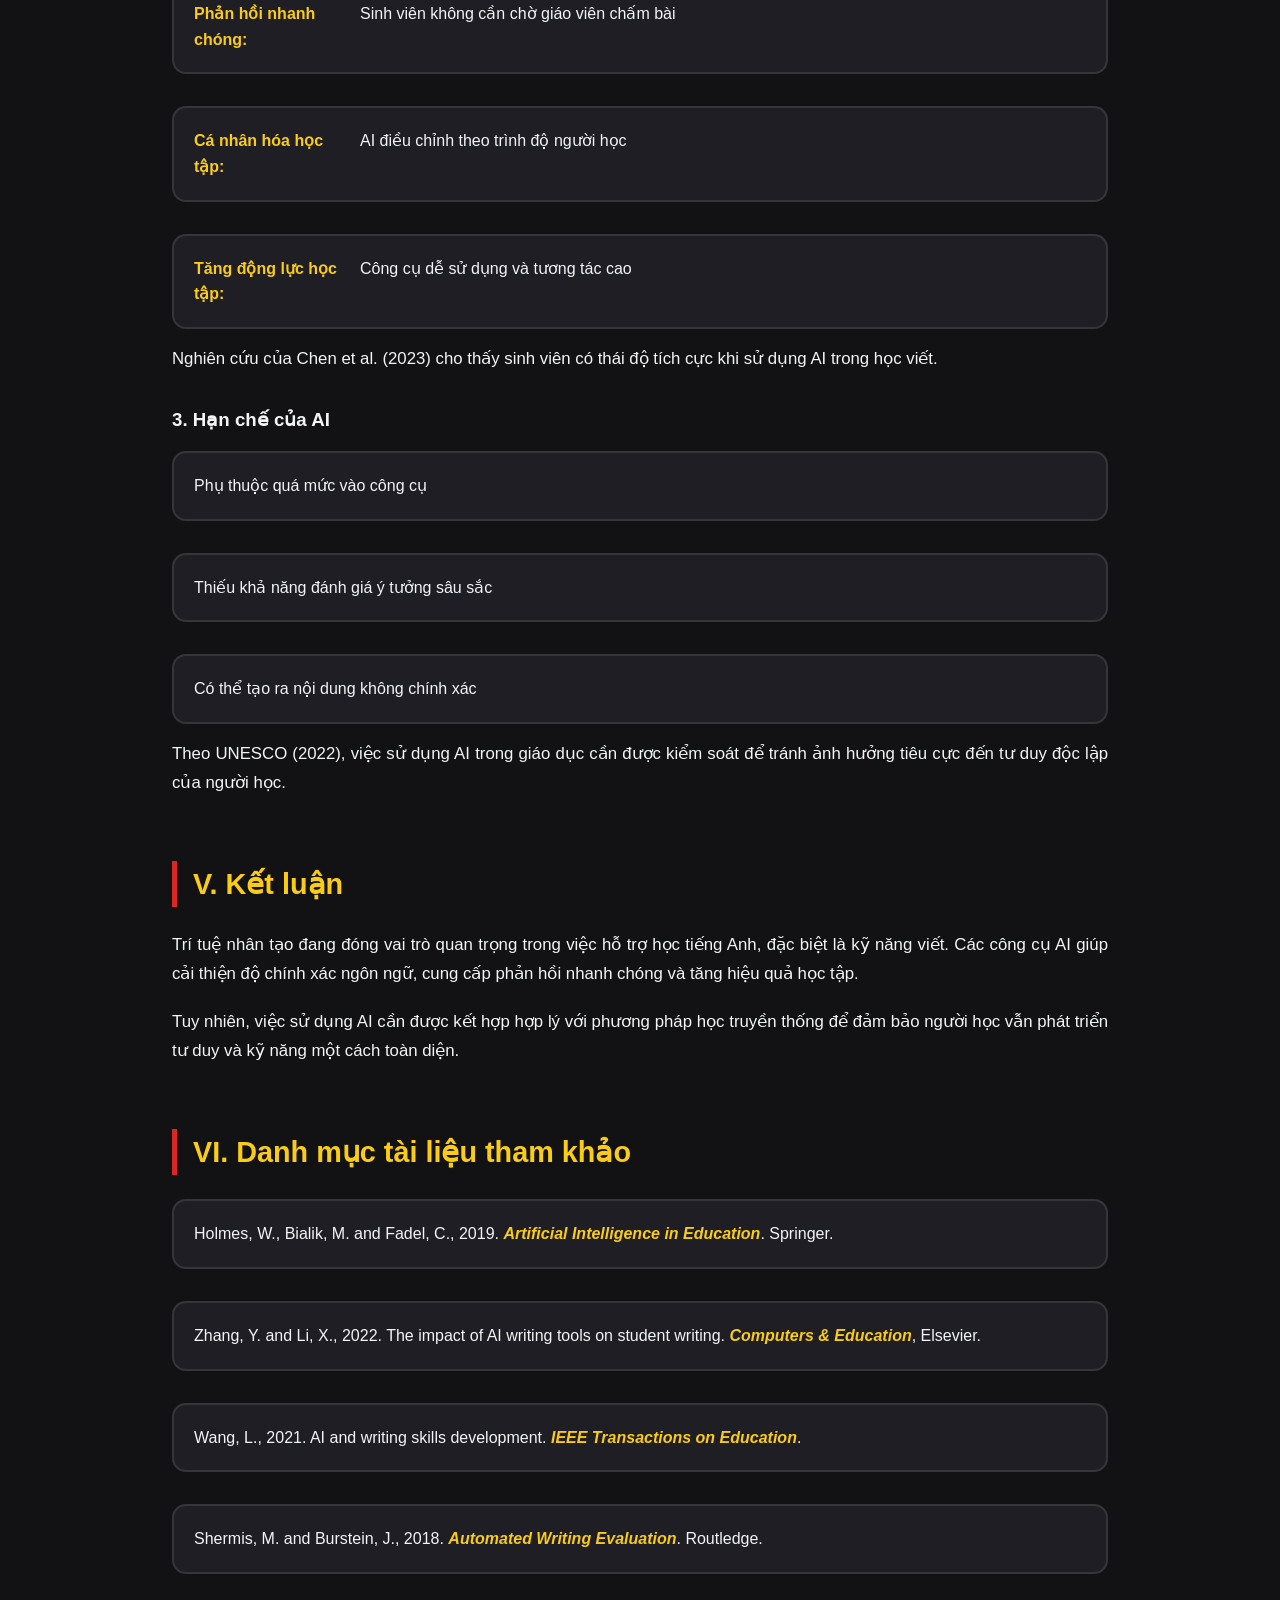
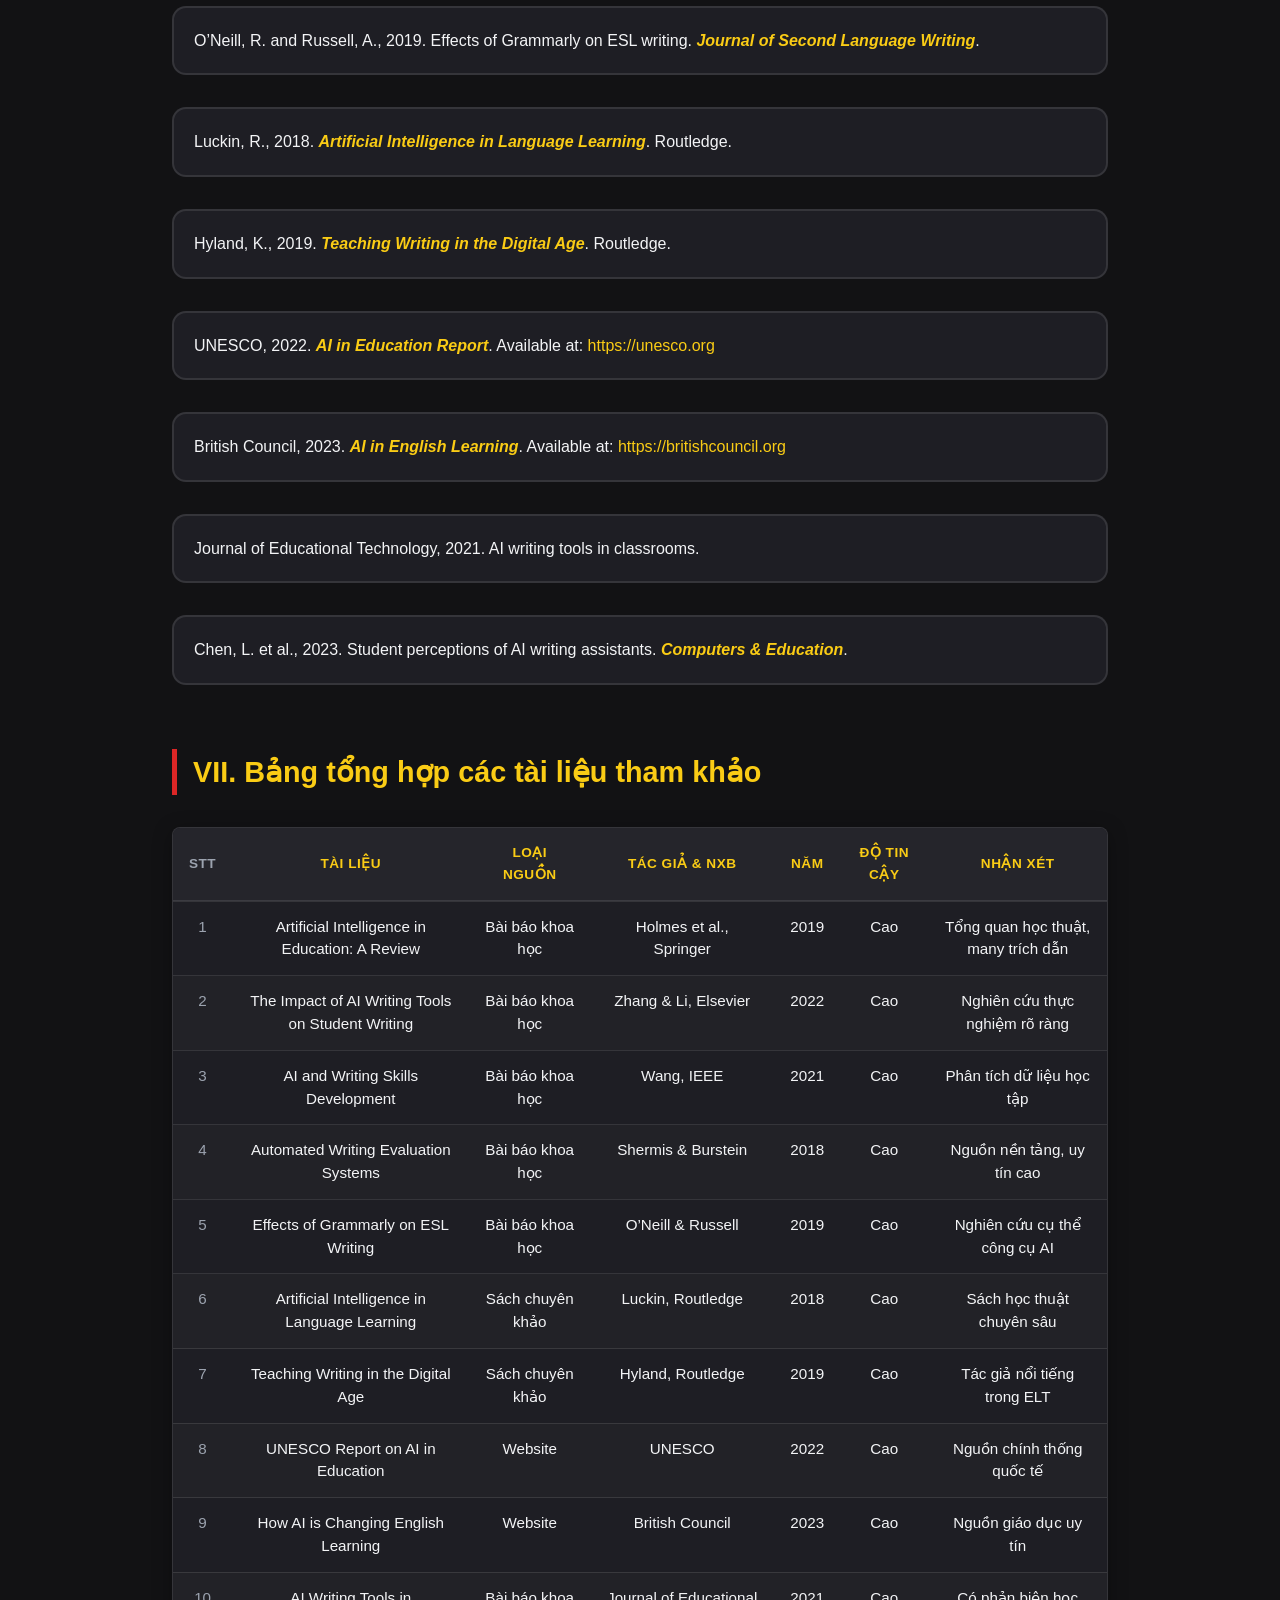
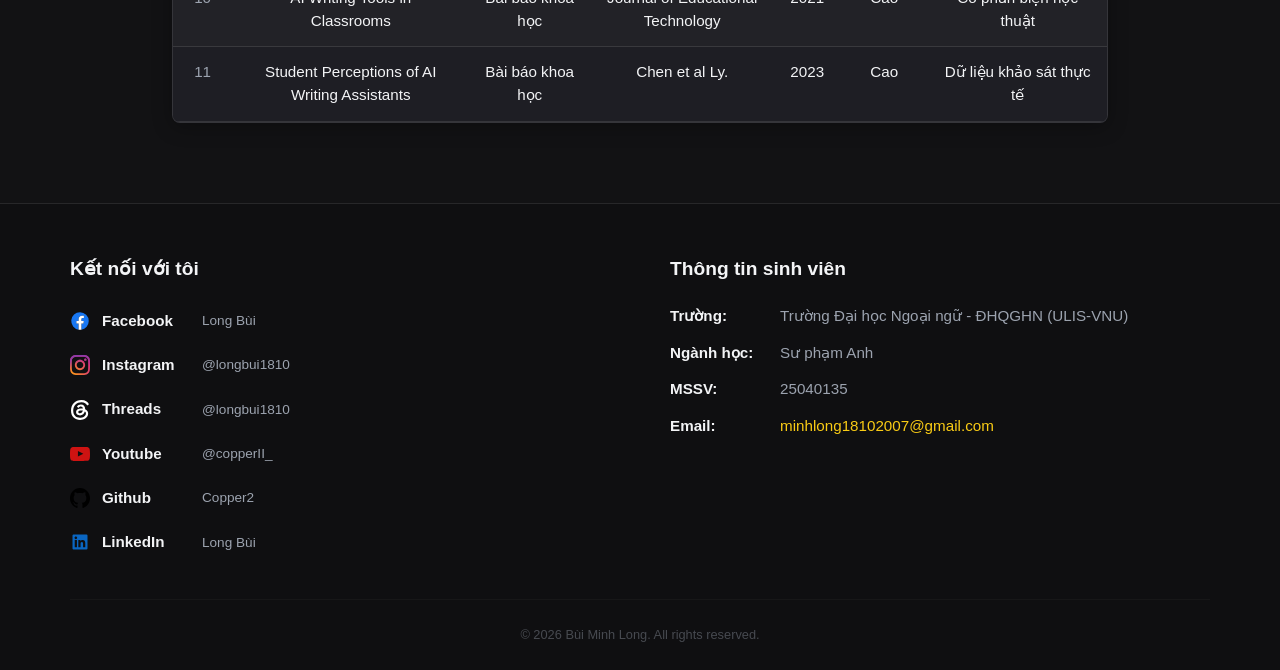
<file: pages/projects/project2.html>
<!doctype html>
<html lang="en">
	<head>
		<meta charset="UTF-8" />
		<meta name="viewport" content="width=device-width, initial-scale=1.0" />
		<title>Portfolio | NV2</title>
		<link rel="stylesheet" href="../../css/global.css" />
		<link rel="stylesheet" href="../../css/pages/mission.css" />
		<link rel="stylesheet" href="../../css/pages/mission2.css" />
	</head>
	<body>
		<header>
			<nav class="navbar">
				<a href="../../index.html">
					<img
						src="../../assets/logo/teacup.svg"
						alt="logo"
						class="logo"
					/>
				</a>

				<ul class="nav-links">
					<li><a href="../../index.html">Giới thiệu</a></li>
					<li>
						<a href="../projects.html" class="active">Dự án</a>
					</li>
					<li><a href="../summary.html">Tham khảo</a></li>
				</ul>

				<div class="nav-toggles">
					<!-- <button
						class="toggle-btn theme-toggle"
						id="theme-toggle-btn"
						aria-label="Toggle Dark/Light Mode"
					>
						<img
							src="#"
							alt="Theme Icon"
							class="icon"
							id="theme-icon-img"
						/>
					</button> -->
				</div>
			</nav>
		</header>

		<main class="md-document">
			<h1 class="md-h1">NV2 - TÌM KIẾM VÀ ĐÁNH GIÁ THÔNG TIN</h1>
			<p class="md-date">Thời gian đăng tải: 2026-03-21</p>

			<section class="md-info">
				<h2 class="md-info-h2">Thông tin bài tập</h2>

				<div class="md-info-grid">
					<div class="md-info-card">
						<h3 class="md-info-h3">Mô tả</h3>
						<p>
							Tìm kiếm và đánh giá độ tin cậy của tối thiểu 10 tài
							liệu tham khảo về một chủ đề chuyên ngành từ nhiều
							nguồn học thuật, lập bảng tổng hợp và trình bày báo
							cáo theo chuẩn Harvard.
						</p>
					</div>

					<div class="md-info-card">
						<h3 class="md-info-h3">Mục tiêu</h3>
						<p>
							Phân tích các lợi ích (phản hồi nhanh, cá nhân hóa),
							hạn chế (phụ thuộc công cụ, thiếu sâu sắc) của AI.
							Từ đó đề xuất phương pháp kết hợp hợp lý với lối học
							truyền thống để phát triển tư duy toàn diện.
						</p>
					</div>
				</div>

				<div class="md-info-card">
					<h3 class="md-info-h3">Công nghệ sử dụng</h3>
					<div class="md-tech-list">
						<div class="md-tech-row">
							<span class="md-tech-label">Tra cứu thông tin</span>
							<div class="md-tags">
								<span class="md-tag">ChatGPT</span>
								<span class="md-tag">Gemini</span>
								<span class="md-tag">Perplexity AI</span>
							</div>
						</div>

						<div class="md-tech-row">
							<span class="md-tech-label">Hỗ trợ viết bài</span>
							<div class="md-tags">
								<span class="md-tag">ChatGPT</span>
								<span class="md-tag">Gemini</span>
								<span class="md-tag">Grammarly (AI)</span>
							</div>
						</div>
					</div>
				</div>
			</section>

			<section class="md-section">
				<h2 class="md-h2">I. Mở bài</h2>
				<p class="md-p-content">
					Trong bối cảnh công nghệ phát triển mạnh mẽ, Trí tuệ nhân
					tạo (AI) đang ngày càng được ứng dụng rộng rãi trong nhiều
					lĩnh vực, đặc biệt là giáo dục. Trong việc học tiếng Anh, kỹ
					năng viết luôn được xem là một trong những kỹ năng khó cải
					thiện nhất đối với sinh viên. Điều này đặt ra nhu cầu tìm
					kiếm các phương pháp hỗ trợ hiệu quả hơn.
				</p>
				<p class="md-p-content">
					Các công cụ AI như Grammarly, ChatGPT hay các hệ thống chấm
					bài tự động (Automated Writing Evaluation – AWE) đã mở ra
					hướng tiếp cận mới trong việc cải thiện kỹ năng viết. Báo
					cáo này nhằm tìm hiểu và đánh giá các nguồn thông tin học
					thuật liên quan đến việc ứng dụng AI trong nâng cao kỹ năng
					viết tiếng Anh của sinh viên đại học.
				</p>
			</section>

			<section class="md-section">
				<h2 class="md-h2">
					II. Phương pháp tìm kiếm và thu thập tài liệu
				</h2>
				<p class="md-p-content">
					Để đảm bảo tính học thuật và độ tin cậy, tài liệu được thu
					thập từ các nguồn sau:
				</p>
				<ul class="md-list">
					<li class="md-item">
						Cơ sở dữ liệu học thuật (Google Scholar)
					</li>
					<li class="md-item">
						Tạp chí khoa học (Elsevier, Springer, IEEE)
					</li>
					<li class="md-item">Sách chuyên khảo</li>
					<li class="md-item">
						Nguồn mở uy tín (UNESCO, British Council)
					</li>
				</ul>
				<p class="md-p-content">Các từ khóa tìm kiếm bao gồm:</p>
				<ul class="md-list">
					<li class="md-item">“AI in English writing”</li>
					<li class="md-item">
						“Artificial intelligence in language learning”
					</li>
					<li class="md-item">“AI writing tools effectiveness”</li>
				</ul>
				<p class="md-p-content">
					Tổng cộng 11 tài liệu đã được lựa chọn và nghiên cứu chuyên
					sâu.
				</p>
			</section>

			<section class="md-section">
				<h2 class="md-h2">III. Tổng quan nghiên cứu</h2>
				<p class="md-p-content">
					Các nghiên cứu cho thấy AI có tiềm năng lớn trong việc hỗ
					trợ học viết tiếng Anh.
				</p>
				<p class="md-p-content">
					Theo Holmes et al. (2019), AI có thể cá nhân hóa việc học,
					giúp sinh viên nhận phản hồi ngay lập tức. Trong khi đó,
					nghiên cứu của Zhang &amp; Li (2022) chỉ ra rằng sinh viên
					sử dụng công cụ AI có sự cải thiện rõ rệt về ngữ pháp và cấu
					trúc câu.
				</p>
				<p class="md-p-content">
					Ngoài ra, các hệ thống AWE như được đề cập bởi Shermis &amp;
					Burstein (2018) có khả năng đánh giá bài viết dựa trên nhiều
					tiêu chí, từ đó giúp người học nhận biết lỗi và cải thiện kỹ
					năng.
				</p>
			</section>

			<section class="md-section">
				<h2 class="md-h2">
					IV. Ứng dụng AI trong việc cải thiện kỹ năng viết
				</h2>

				<h3 class="md-h3">1. Công cụ hỗ trợ viết</h3>
				<p class="md-p-content">Các công cụ AI phổ biến bao gồm:</p>
				<ul class="md-list">
					<li class="md-item">
						<strong>Grammarly:</strong> Sửa lỗi ngữ pháp, chính tả
					</li>
					<li class="md-item">
						<strong>ChatGPT, Gemini:</strong> Hỗ trợ xây dựng ý
						tưởng, cấu trúc bài viết
					</li>
					<li class="md-item">
						<strong>Perplexity AI:</strong> Tra cứu và trích xuất
						thông tin để sử dụng trong bài viết
					</li>
					<li class="md-item">
						<strong>NotebookLM:</strong> Trích xuất thông tin chính
						xác từ các bài báo đầu vào bằng RAG
					</li>
				</ul>
				<p class="md-p-content">
					Theo O’Neill &amp; Russell (2019), Grammarly giúp sinh viên
					ESL cải thiện đáng kể độ chính xác ngôn ngữ.
				</p>

				<h3 class="md-h3">2. Lợi ích của AI</h3>
				<ul class="md-list">
					<li class="md-item">
						<strong>Phản hồi nhanh chóng:</strong> Sinh viên không
						cần chờ giáo viên chấm bài
					</li>
					<li class="md-item">
						<strong>Cá nhân hóa học tập:</strong> AI điều chỉnh theo
						trình độ người học
					</li>
					<li class="md-item">
						<strong>Tăng động lực học tập:</strong> Công cụ dễ sử
						dụng và tương tác cao
					</li>
				</ul>
				<p class="md-p-content">
					Nghiên cứu của Chen et al. (2023) cho thấy sinh viên có thái
					độ tích cực khi sử dụng AI trong học viết.
				</p>

				<h3 class="md-h3">3. Hạn chế của AI</h3>
				<ul class="md-list">
					<li class="md-item">Phụ thuộc quá mức vào công cụ</li>
					<li class="md-item">
						Thiếu khả năng đánh giá ý tưởng sâu sắc
					</li>
					<li class="md-item">
						Có thể tạo ra nội dung không chính xác
					</li>
				</ul>
				<p class="md-p-content">
					Theo UNESCO (2022), việc sử dụng AI trong giáo dục cần được
					kiểm soát để tránh ảnh hưởng tiêu cực đến tư duy độc lập của
					người học.
				</p>
			</section>

			<section class="md-section">
				<h2 class="md-h2">V. Kết luận</h2>
				<p class="md-p-content">
					Trí tuệ nhân tạo đang đóng vai trò quan trọng trong việc hỗ
					trợ học tiếng Anh, đặc biệt là kỹ năng viết. Các công cụ AI
					giúp cải thiện độ chính xác ngôn ngữ, cung cấp phản hồi
					nhanh chóng và tăng hiệu quả học tập.
				</p>
				<p class="md-p-content">
					Tuy nhiên, việc sử dụng AI cần được kết hợp hợp lý với
					phương pháp học truyền thống để đảm bảo người học vẫn phát
					triển tư duy và kỹ năng một cách toàn diện.
				</p>
			</section>

			<section class="md-section">
				<h2 class="md-h2">VI. Danh mục tài liệu tham khảo</h2>
				<ul class="md-list">
					<li class="md-item md-references">
						Holmes, W., Bialik, M. and Fadel, C., 2019.
						<em>Artificial Intelligence in Education</em>. Springer.
					</li>
					<li class="md-item md-references">
						Zhang, Y. and Li, X., 2022. The impact of AI writing
						tools on student writing.
						<em>Computers &amp; Education</em>, Elsevier.
					</li>
					<li class="md-item md-references">
						Wang, L., 2021. AI and writing skills development.
						<em>IEEE Transactions on Education</em>.
					</li>
					<li class="md-item md-references">
						Shermis, M. and Burstein, J., 2018.
						<em>Automated Writing Evaluation</em>. Routledge.
					</li>
					<li class="md-item md-references">
						O’Neill, R. and Russell, A., 2019. Effects of Grammarly
						on ESL writing.
						<em>Journal of Second Language Writing</em>.
					</li>
					<li class="md-item md-references">
						Luckin, R., 2018.
						<em>Artificial Intelligence in Language Learning</em>.
						Routledge.
					</li>
					<li class="md-item md-references">
						Hyland, K., 2019.
						<em>Teaching Writing in the Digital Age</em>. Routledge.
					</li>
					<li class="md-item md-references">
						UNESCO, 2022. <em>AI in Education Report</em>. Available
						at:
						<a
							class="md-link"
							href="https://unesco.org"
							target="_blank"
							>https://unesco.org</a
						>
					</li>
					<li class="md-item md-references">
						British Council, 2023. <em>AI in English Learning</em>.
						Available at:
						<a
							class="md-link"
							href="https://britishcouncil.org"
							target="_blank"
							>https://britishcouncil.org</a
						>
					</li>
					<li class="md-item md-references">
						Journal of Educational Technology, 2021. AI writing
						tools in classrooms.
					</li>
					<li class="md-item md-references">
						Chen, L. et al., 2023. Student perceptions of AI writing
						assistants. <em>Computers &amp; Education</em>.
					</li>
				</ul>
			</section>

			<section class="md-section">
				<h2 class="md-h2">VII. Bảng tổng hợp các tài liệu tham khảo</h2>
				<div class="md-table-container">
					<table class="md-table">
						<thead>
							<tr>
								<th>STT</th>
								<th>Tài liệu</th>
								<th>Loại nguồn</th>
								<th>Tác giả &amp; NXB</th>
								<th>Năm</th>
								<th>Độ tin cậy</th>
								<th>Nhận xét</th>
							</tr>
						</thead>
						<tbody>
							<tr>
								<td>1</td>
								<td>
									Artificial Intelligence in Education: A
									Review
								</td>
								<td>Bài báo khoa học</td>
								<td>Holmes et al., Springer</td>
								<td>2019</td>
								<td>Cao</td>
								<td>Tổng quan học thuật, many trích dẫn</td>
							</tr>
							<tr>
								<td>2</td>
								<td>
									The Impact of AI Writing Tools on Student
									Writing
								</td>
								<td>Bài báo khoa học</td>
								<td>Zhang &amp; Li, Elsevier</td>
								<td>2022</td>
								<td>Cao</td>
								<td>Nghiên cứu thực nghiệm rõ ràng</td>
							</tr>
							<tr>
								<td>3</td>
								<td>AI and Writing Skills Development</td>
								<td>Bài báo khoa học</td>
								<td>Wang, IEEE</td>
								<td>2021</td>
								<td>Cao</td>
								<td>Phân tích dữ liệu học tập</td>
							</tr>
							<tr>
								<td>4</td>
								<td>Automated Writing Evaluation Systems</td>
								<td>Bài báo khoa học</td>
								<td>Shermis &amp; Burstein</td>
								<td>2018</td>
								<td>Cao</td>
								<td>Nguồn nền tảng, uy tín cao</td>
							</tr>
							<tr>
								<td>5</td>
								<td>Effects of Grammarly on ESL Writing</td>
								<td>Bài báo khoa học</td>
								<td>O’Neill &amp; Russell</td>
								<td>2019</td>
								<td>Cao</td>
								<td>Nghiên cứu cụ thể công cụ AI</td>
							</tr>
							<tr>
								<td>6</td>
								<td>
									Artificial Intelligence in Language Learning
								</td>
								<td>Sách chuyên khảo</td>
								<td>Luckin, Routledge</td>
								<td>2018</td>
								<td>Cao</td>
								<td>Sách học thuật chuyên sâu</td>
							</tr>
							<tr>
								<td>7</td>
								<td>Teaching Writing in the Digital Age</td>
								<td>Sách chuyên khảo</td>
								<td>Hyland, Routledge</td>
								<td>2019</td>
								<td>Cao</td>
								<td>Tác giả nổi tiếng trong ELT</td>
							</tr>
							<tr>
								<td>8</td>
								<td>UNESCO Report on AI in Education</td>
								<td>Website</td>
								<td>UNESCO</td>
								<td>2022</td>
								<td>Cao</td>
								<td>Nguồn chính thống quốc tế</td>
							</tr>
							<tr>
								<td>9</td>
								<td>How AI is Changing English Learning</td>
								<td>Website</td>
								<td>British Council</td>
								<td>2023</td>
								<td>Cao</td>
								<td>Nguồn giáo dục uy tín</td>
							</tr>
							<tr>
								<td>10</td>
								<td>AI Writing Tools in Classrooms</td>
								<td>Bài báo khoa học</td>
								<td>Journal of Educational Technology</td>
								<td>2021</td>
								<td>Cao</td>
								<td>Có phản biện học thuật</td>
							</tr>
							<tr>
								<td>11</td>
								<td>
									Student Perceptions of AI Writing Assistants
								</td>
								<td>Bài báo khoa học</td>
								<td>Chen et al Ly.</td>
								<td>2023</td>
								<td>Cao</td>
								<td>Dữ liệu khảo sát thực tế</td>
							</tr>
						</tbody>
					</table>
				</div>
			</section>
		</main>

		<footer class="site-footer">
			<div class="footer-container">
				<div class="footer-left">
					<h3 class="footer-title">Kết nối với tôi</h3>
					<div class="social-grid">
						<a
							href="https://www.facebook.com/longbui1810"
							class="social-item"
							target="_blank"
						>
							<img
								src="../../assets/logo/social-media/facebook.svg"
								alt="Facebook"
								class="icon"
							/>
							<span class="social-name">Facebook</span>
							<span class="social-username">Long Bùi</span>
						</a>

						<a
							href="https://www.instagram.com/longbui1810"
							class="social-item"
							target="_blank"
						>
							<img
								src="../../assets/logo/social-media/instagram.svg"
								alt="Instagram"
								class="icon"
							/>
							<span class="social-name">Instagram</span>
							<span class="social-username">@longbui1810</span>
						</a>

						<a
							href="https://www.threads.net/@longbui1810"
							class="social-item"
							target="_blank"
						>
							<img
								src="../../assets/logo/social-media/threads.svg"
								alt="Threads"
								class="icon"
							/>
							<span class="social-name">Threads</span>
							<span class="social-username">@longbui1810</span>
						</a>

						<a
							href="https://www.youtube.com/@copperII_"
							class="social-item"
							target="_blank"
						>
							<img
								src="../../assets/logo/social-media/youtube.svg"
								alt="Youtube"
								class="icon"
							/>
							<span class="social-name">Youtube</span>
							<span class="social-username">@copperII_</span>
						</a>

						<a
							href="https://github.com/Copper2"
							class="social-item"
							target="_blank"
						>
							<img
								src="../../assets/logo/social-media/github.svg"
								alt="Github"
								class="icon"
							/>
							<span class="social-name">Github</span>
							<span class="social-username">Copper2</span>
						</a>

						<a
							href="https://www.linkedin.com/in/longbui1810"
							class="social-item"
							target="_blank"
						>
							<img
								src="../../assets/logo/social-media/linkedin.svg"
								alt="LinkedIn"
								class="icon"
							/>
							<span class="social-name">LinkedIn</span>
							<span class="social-username">Long Bùi</span>
						</a>
					</div>
				</div>

				<div class="footer-right">
					<h3 class="footer-title">Thông tin sinh viên</h3>
					<ul class="info-list">
						<li class="info-item">
							<span class="info-label">Trường:</span>
							<span class="info-value"
								>Trường Đại học Ngoại ngữ - ĐHQGHN
								(ULIS-VNU)</span
							>
						</li>
						<li class="info-item">
							<span class="info-label">Ngành học:</span>
							<span class="info-value">Sư phạm Anh</span>
						</li>
						<li class="info-item">
							<span class="info-label">MSSV:</span>
							<span class="info-value">25040135</span>
						</li>
						<li class="info-item">
							<span class="info-label">Email:</span>
							<span class="info-value">
								<a
									href="mailto:minhlong18102007@gmail.com"
									class="info-email-link"
									>minhlong18102007@gmail.com</a
								>
							</span>
						</li>
					</ul>
				</div>
			</div>

			<div class="footer-bottom">
				<p>&copy; 2026 Bùi Minh Long. All rights reserved.</p>
			</div>
		</footer>

		<!-- <script src="/js/global.js"></script> -->
	</body>
</html>
</file>
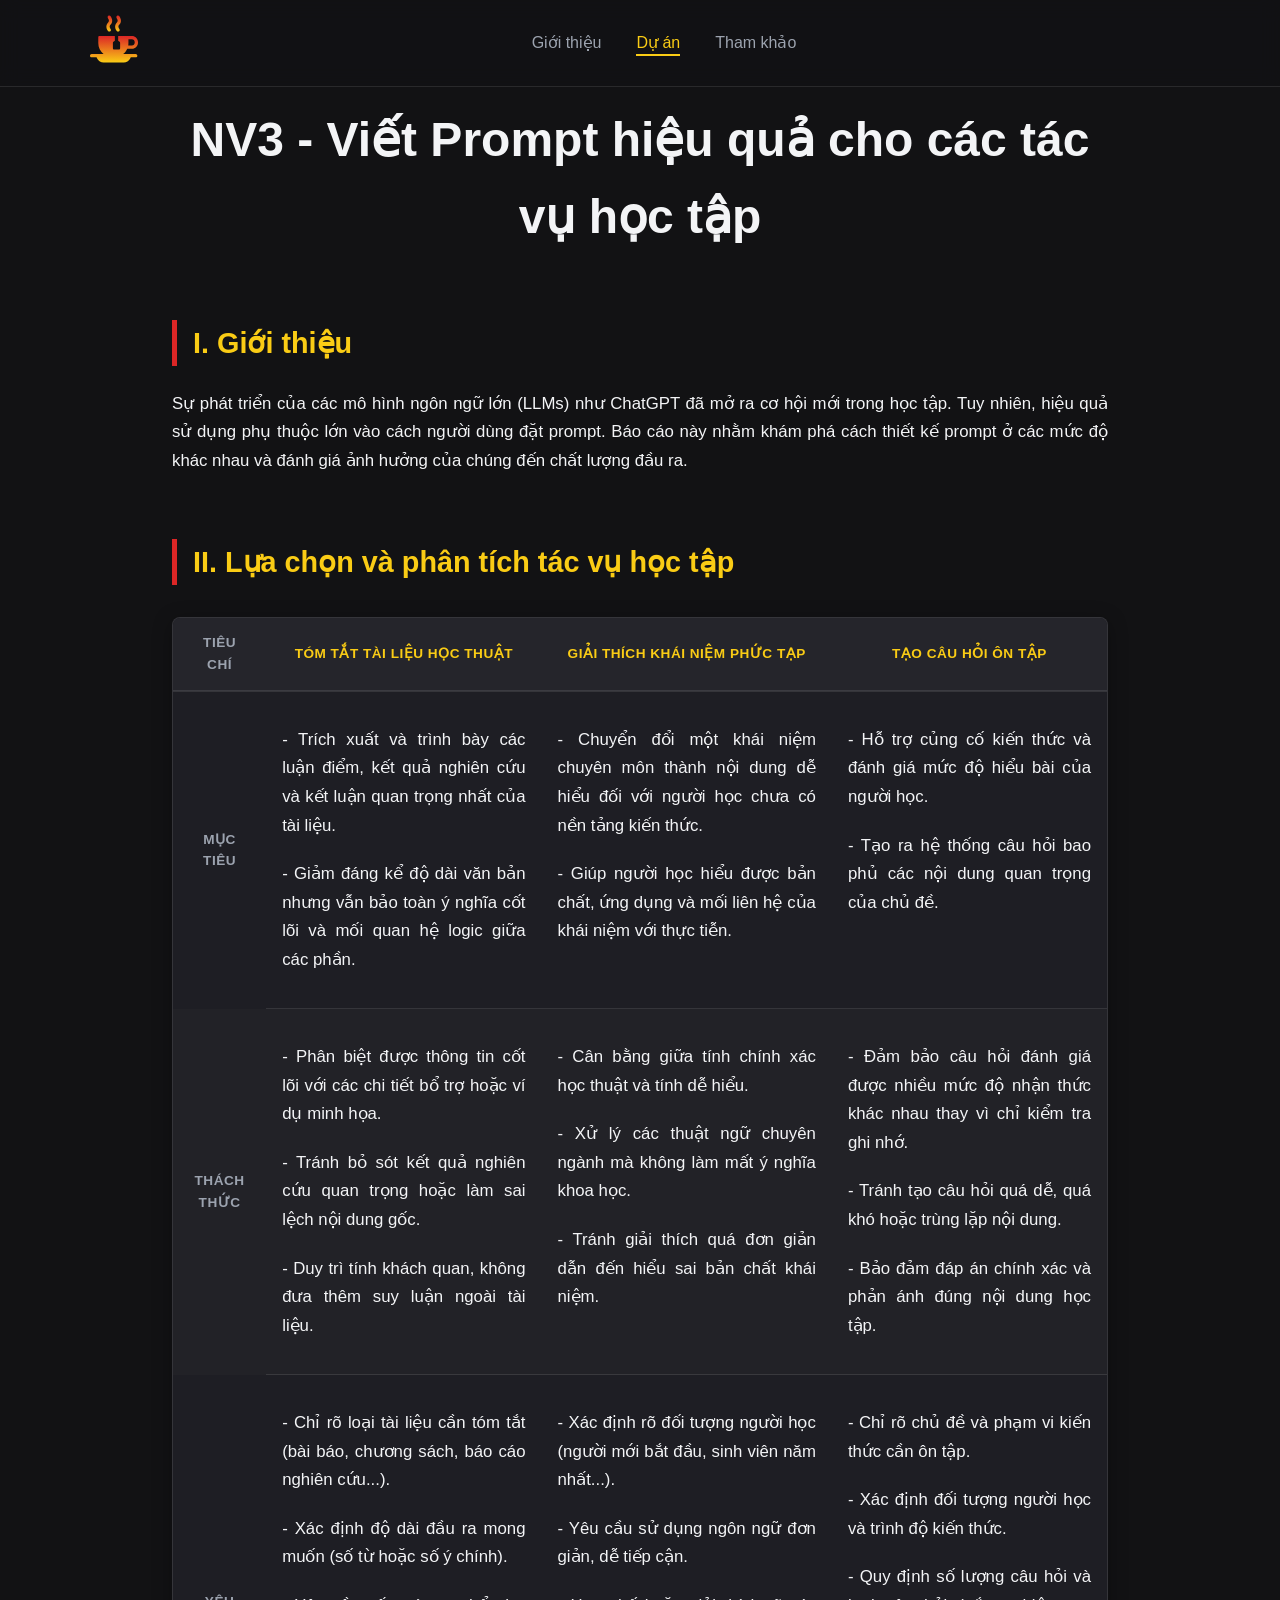
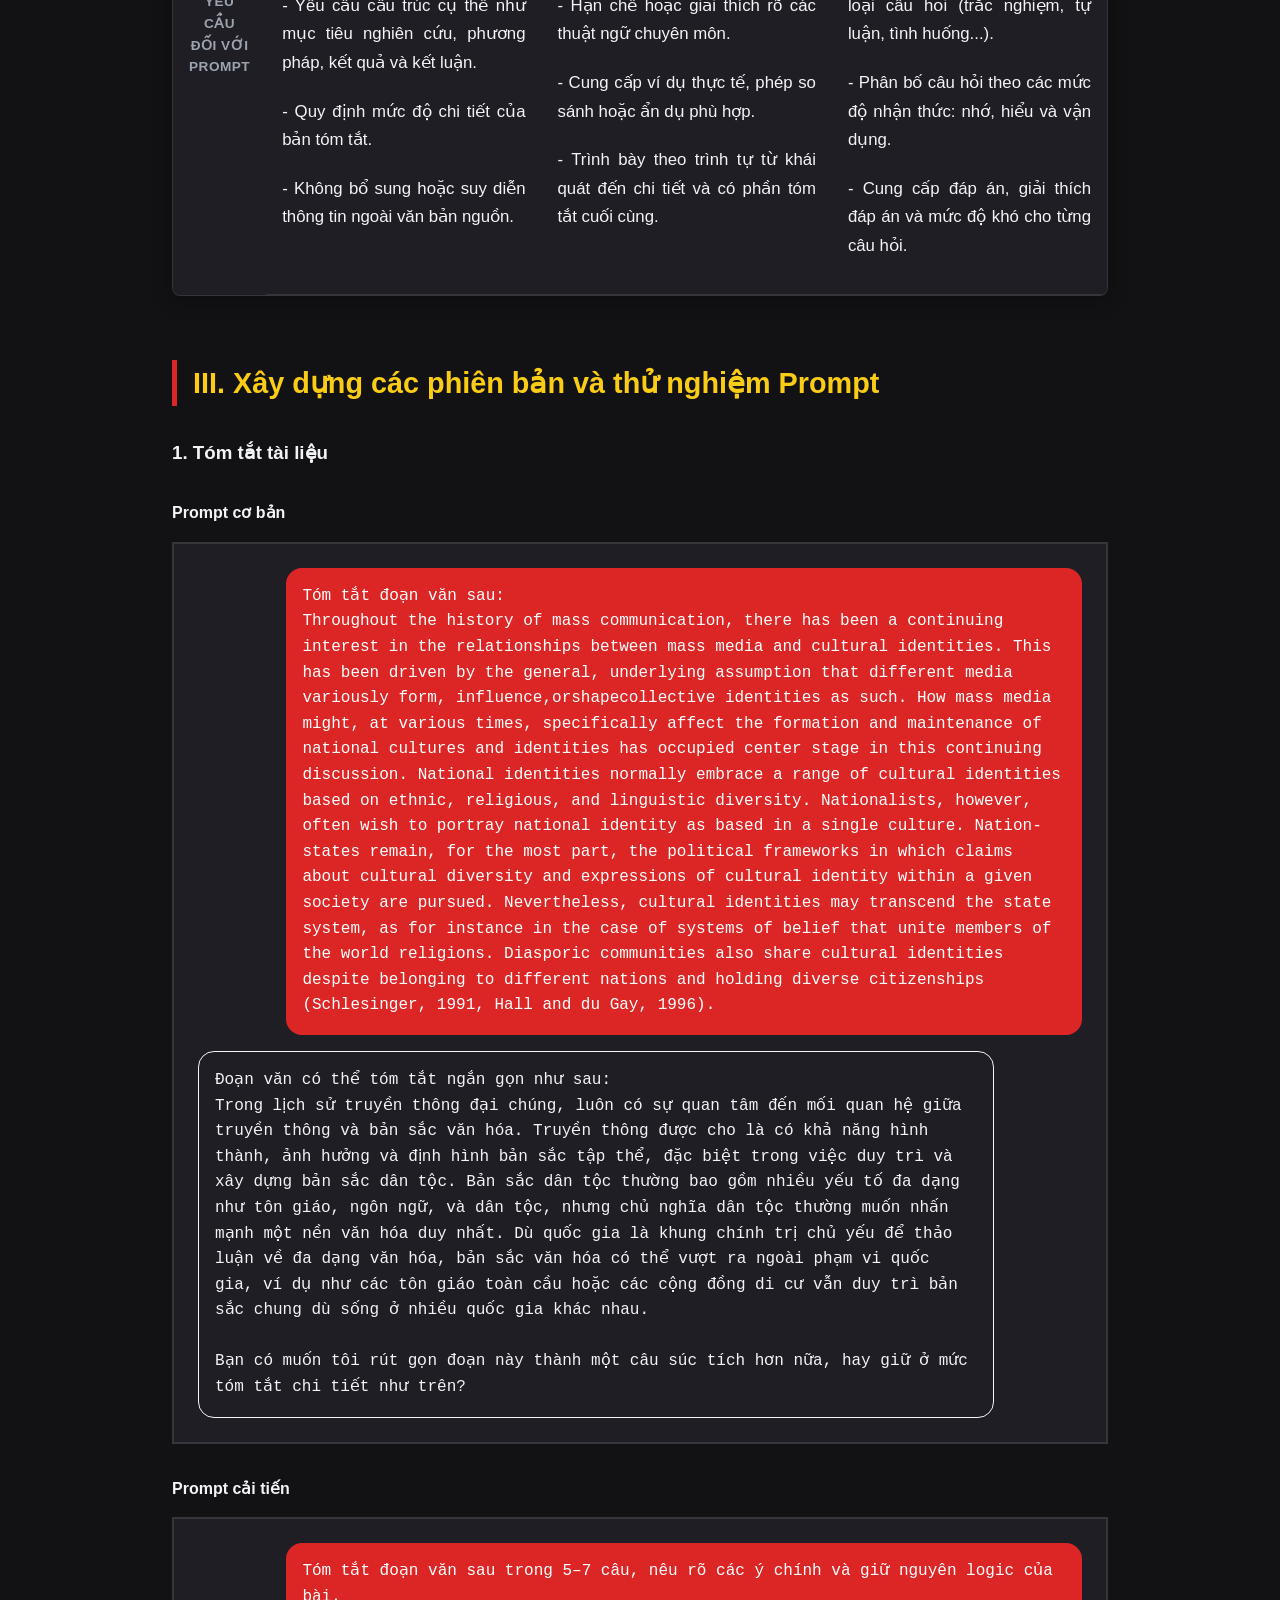
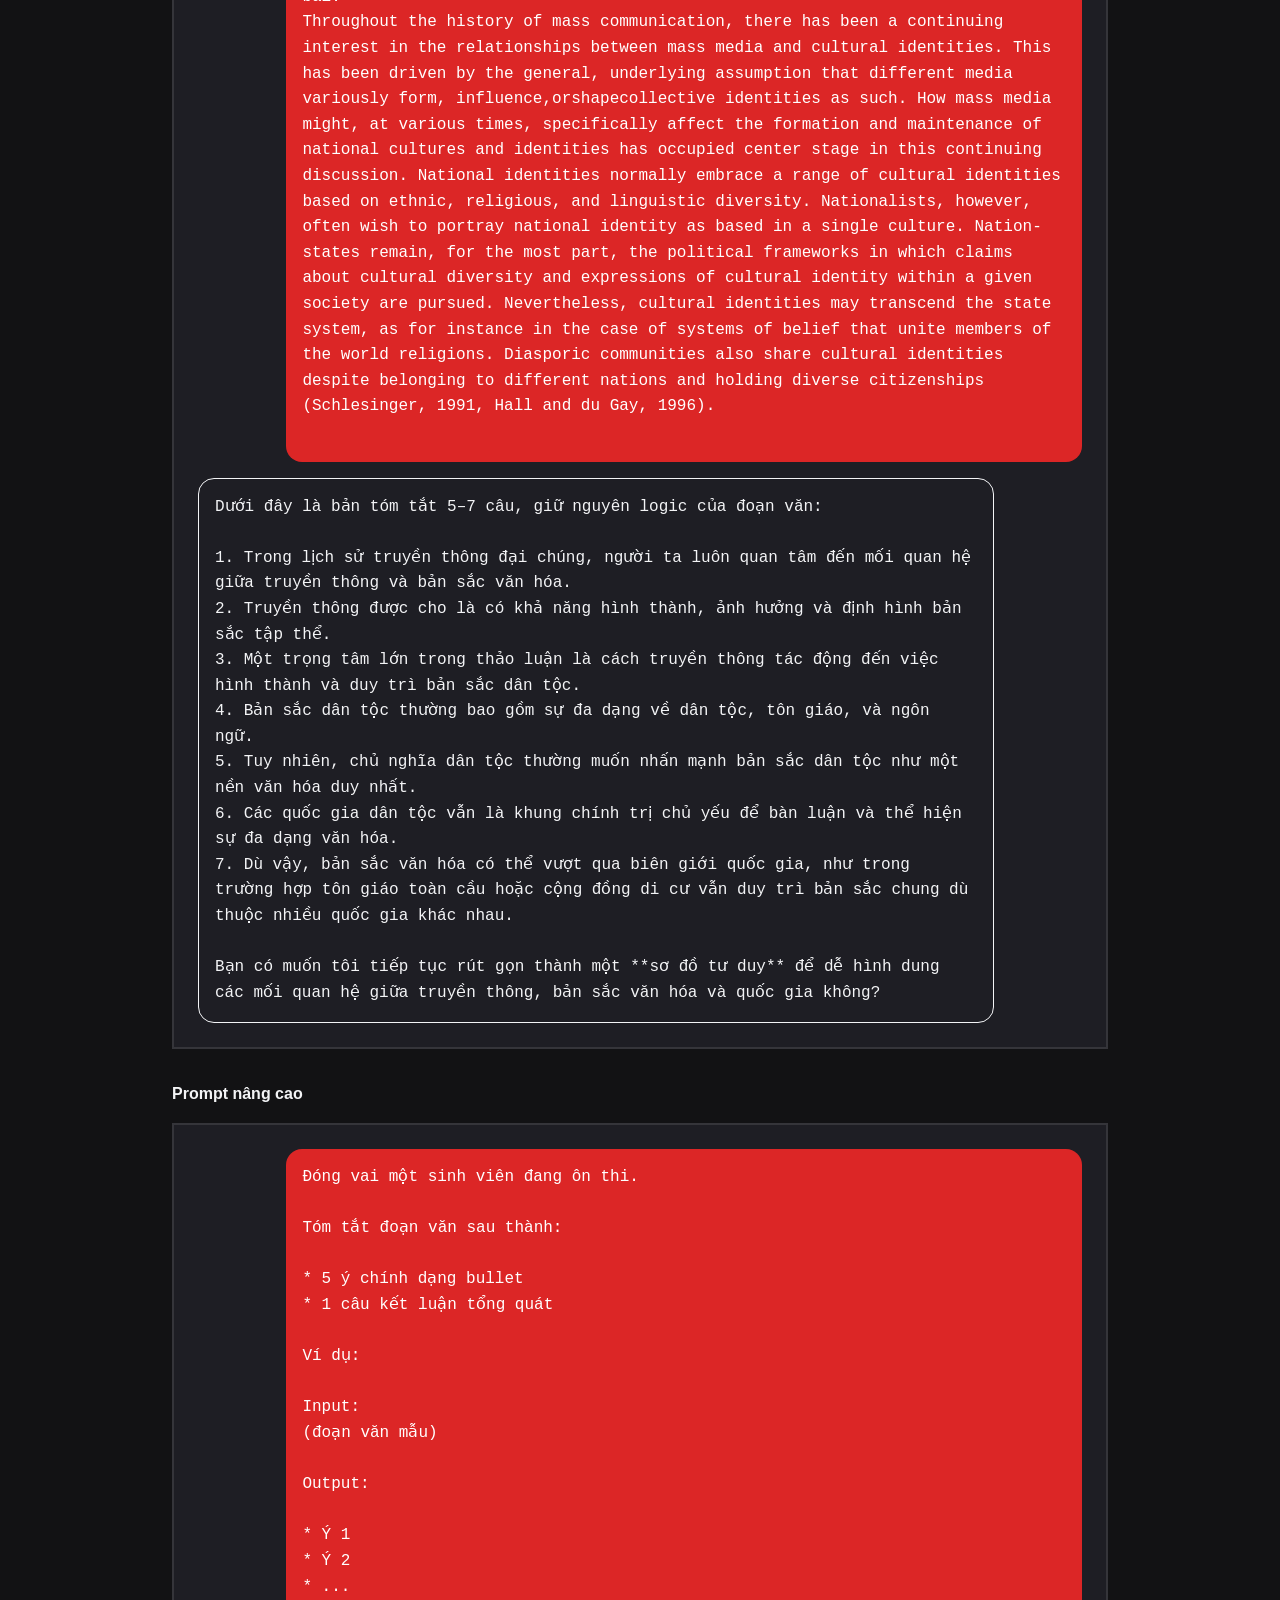
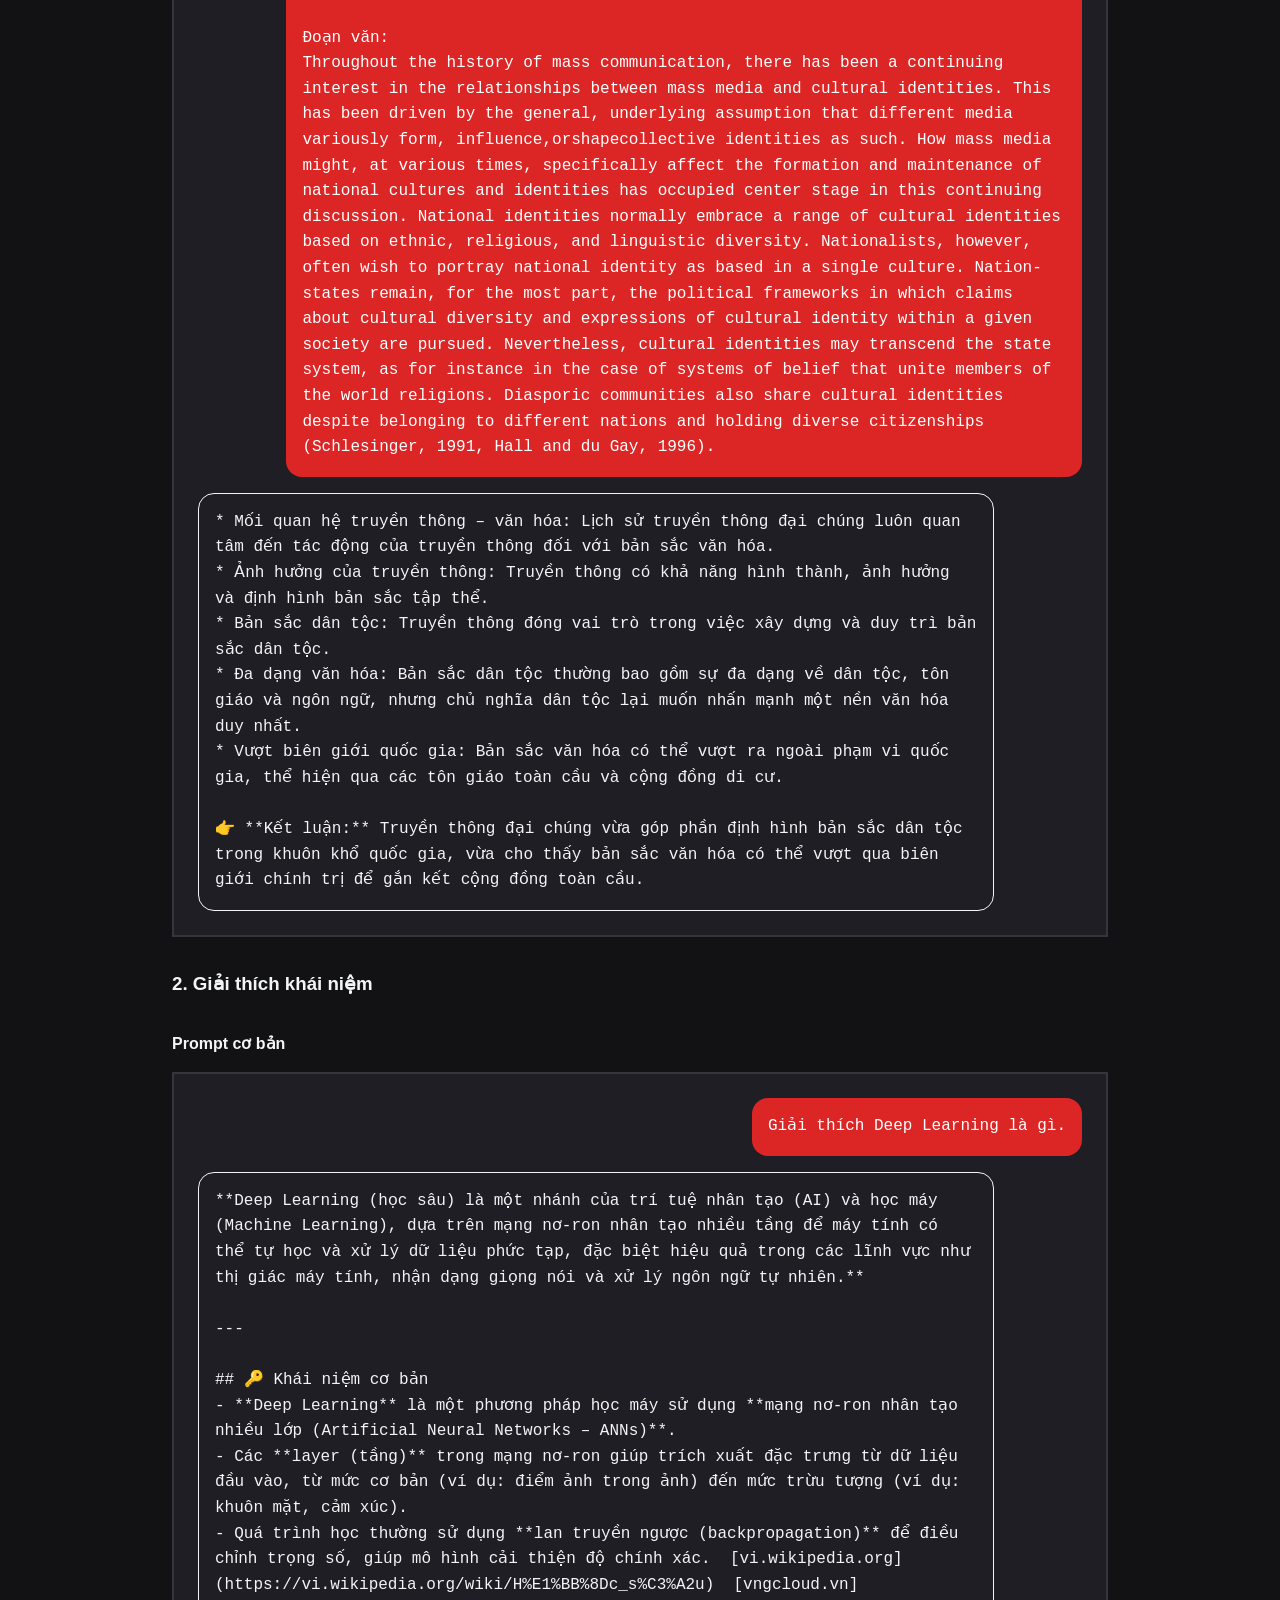
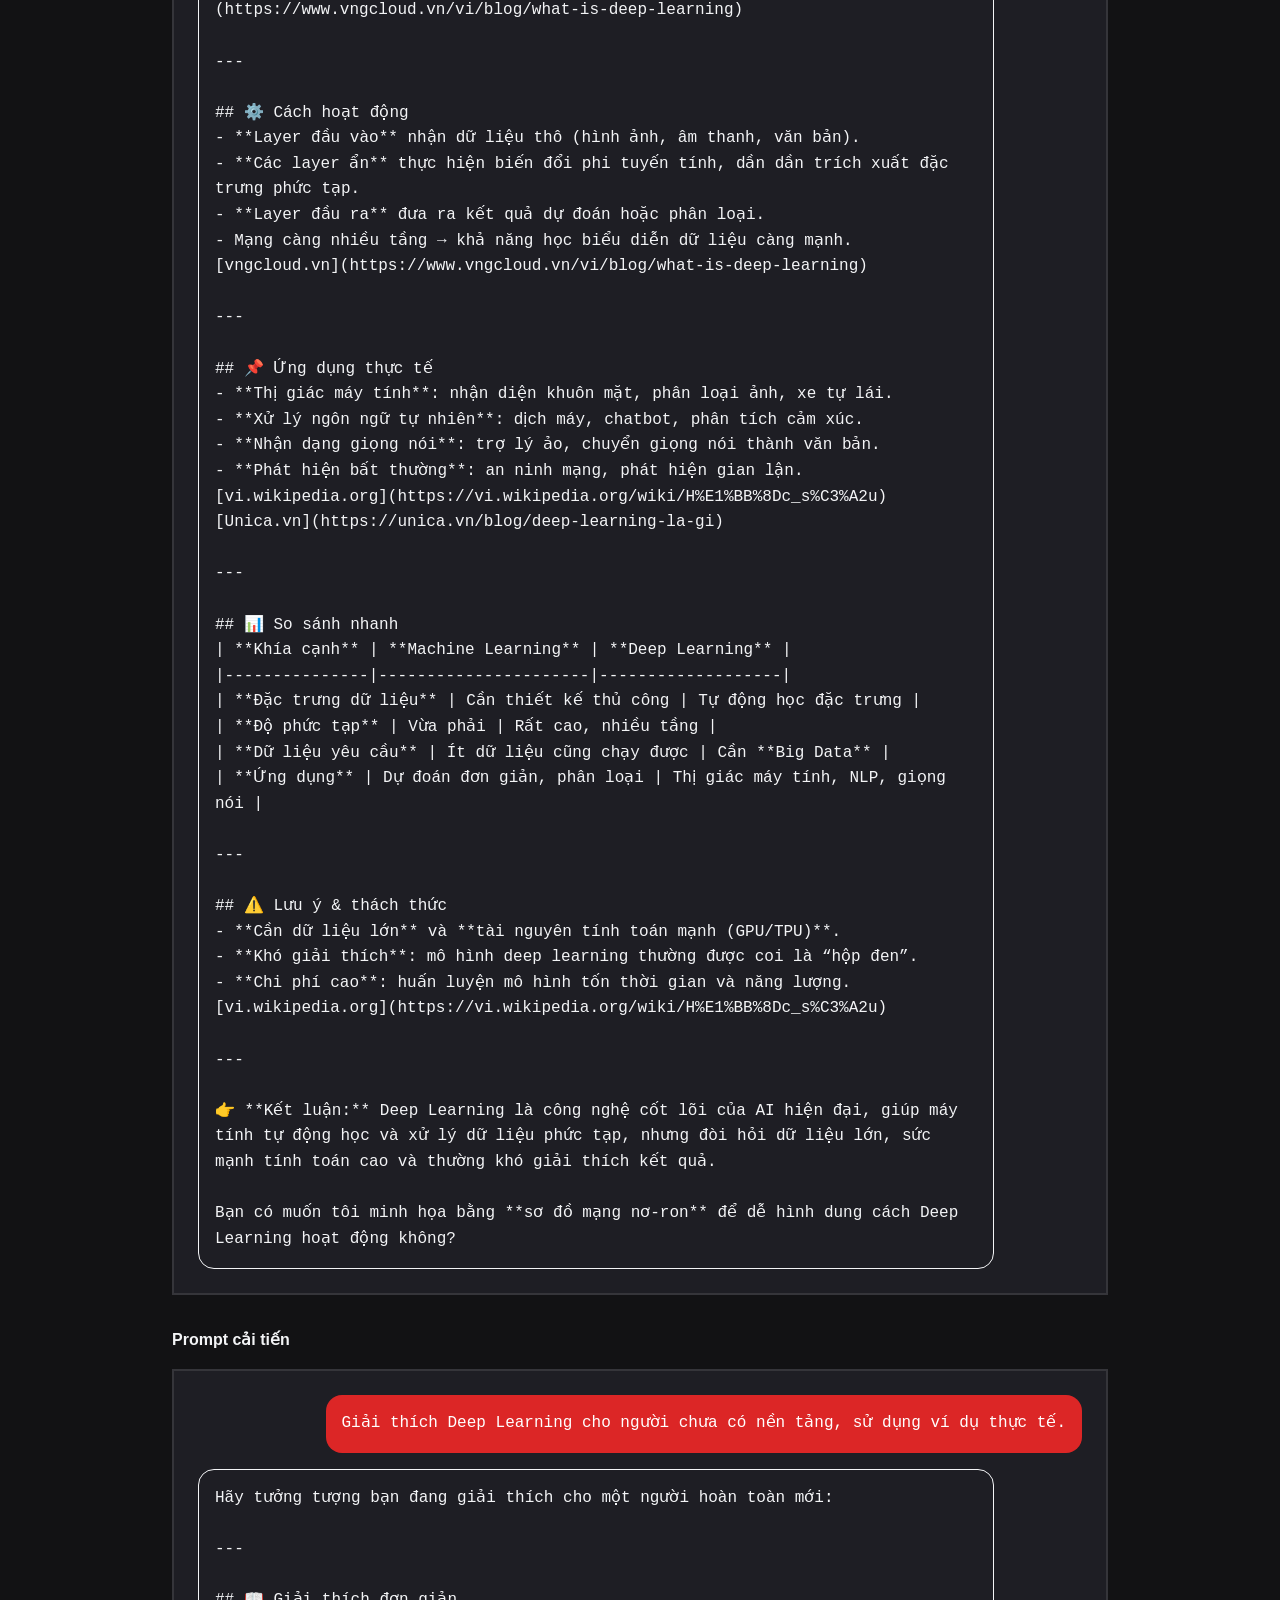
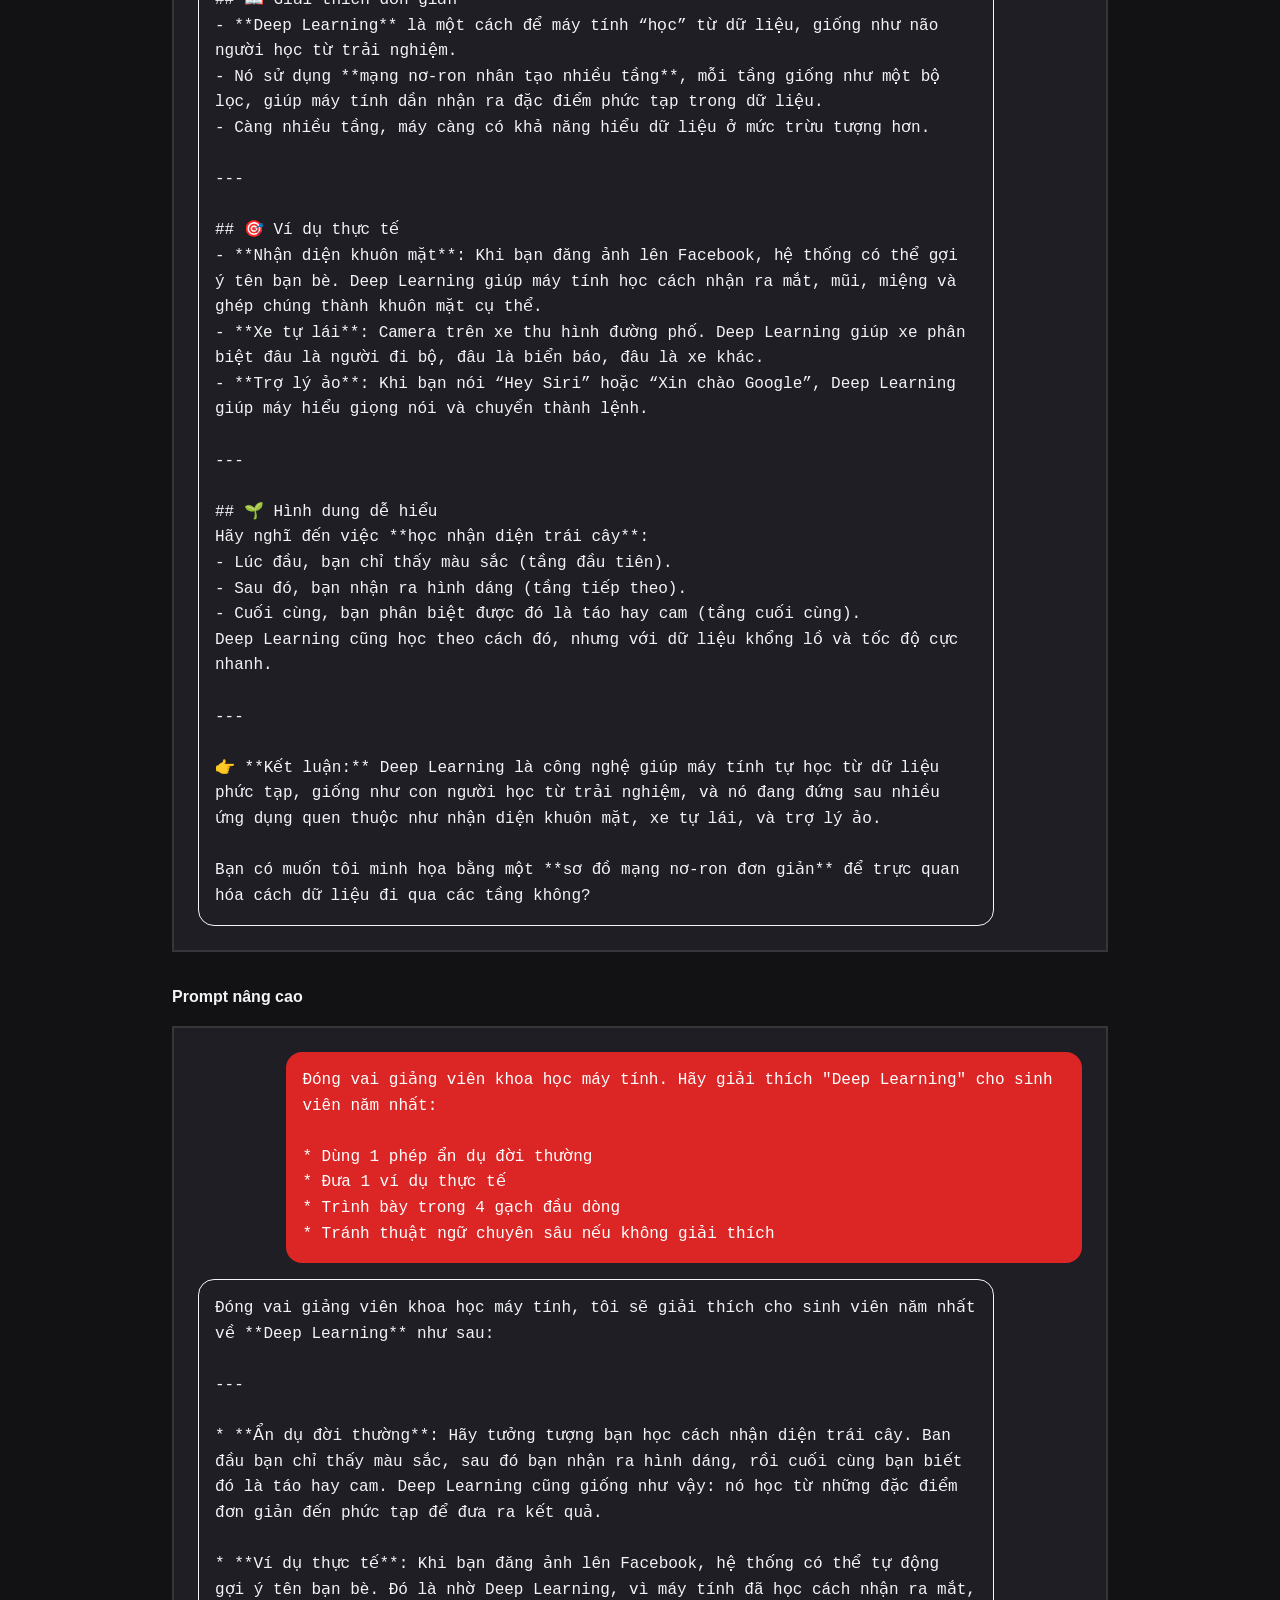
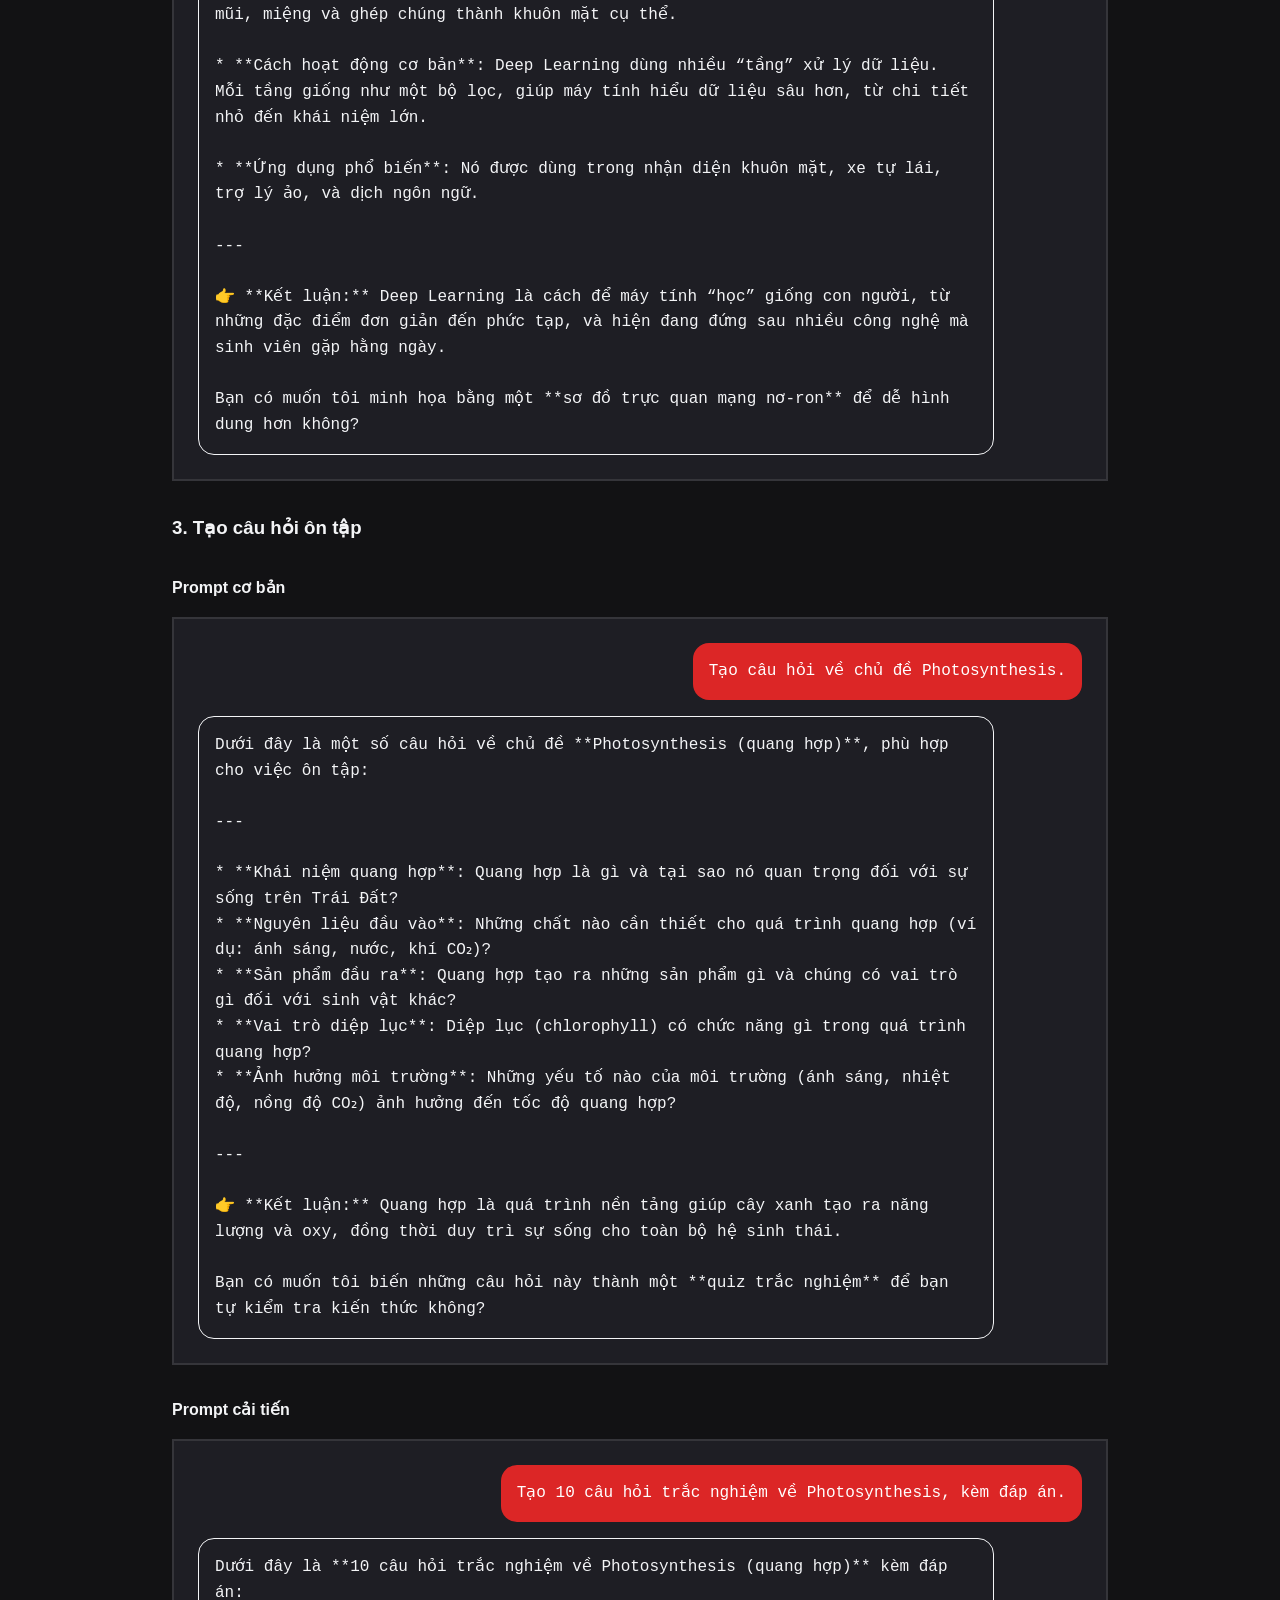
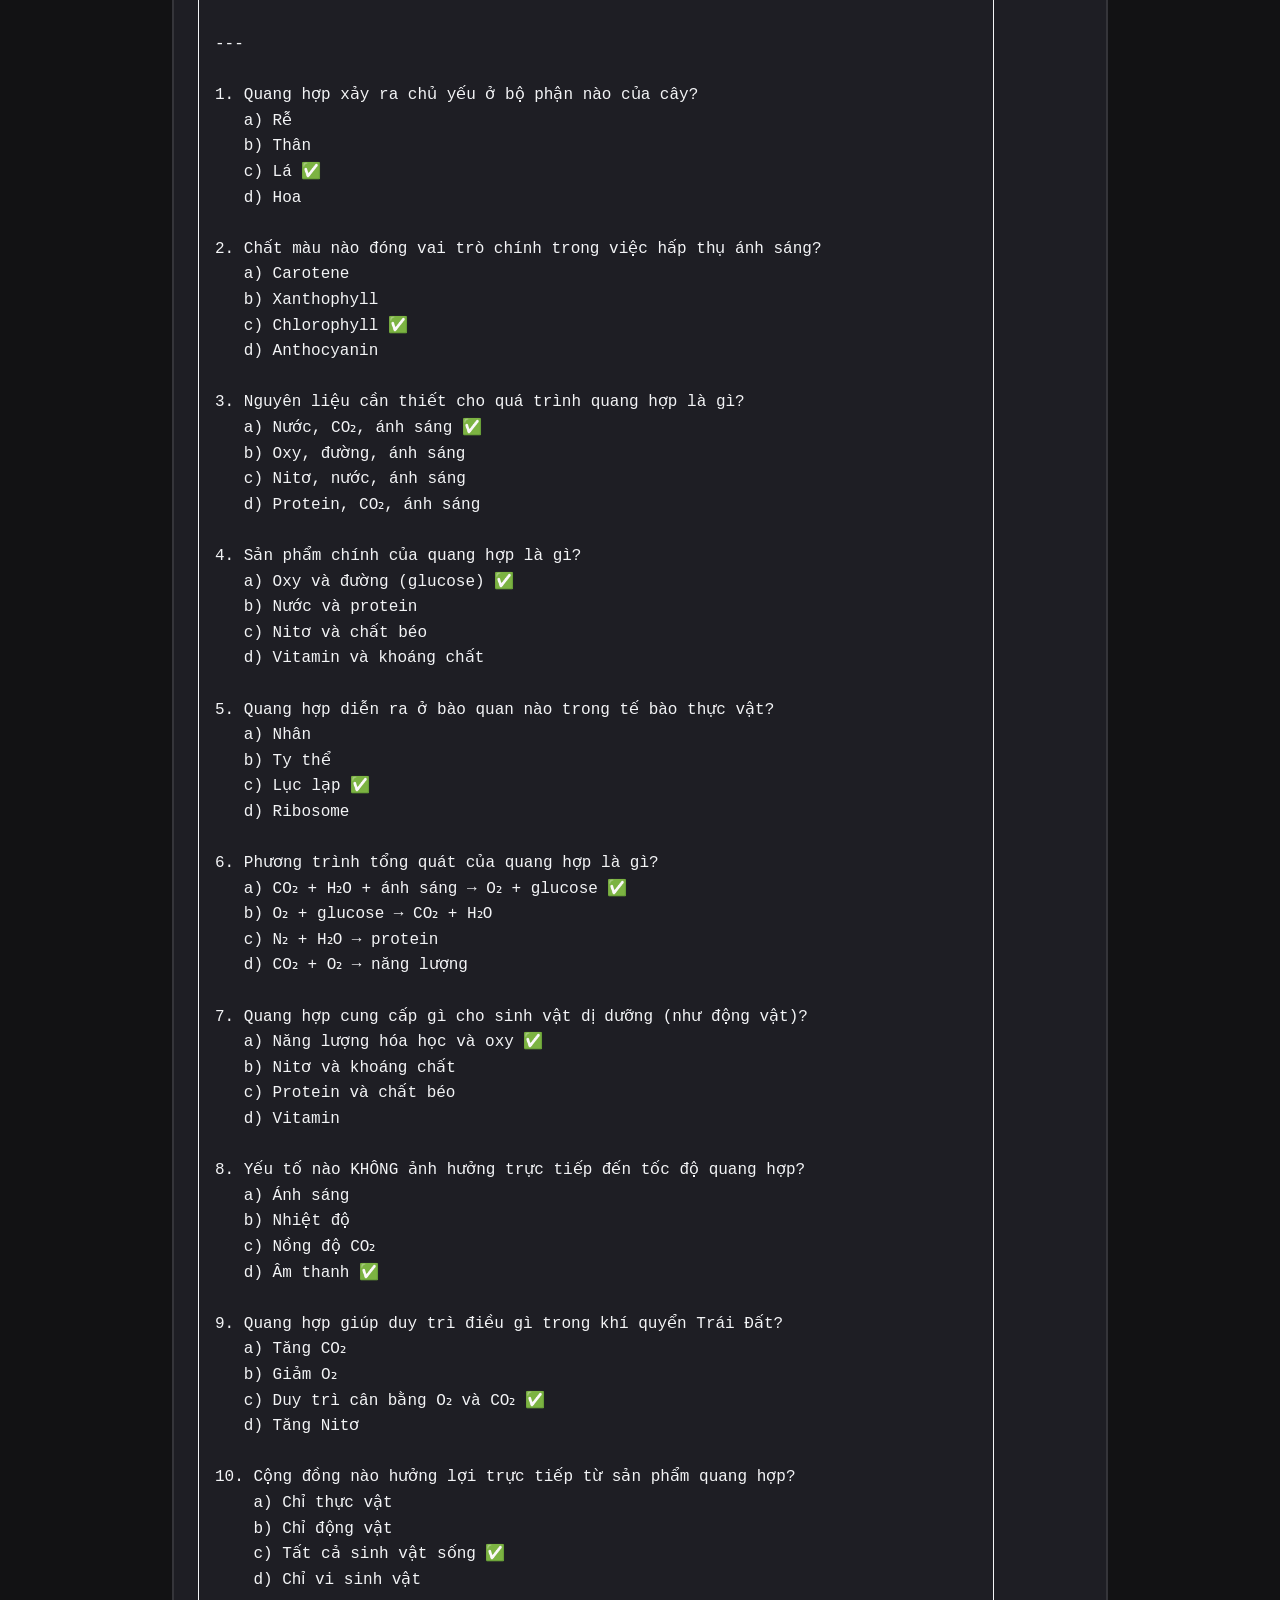
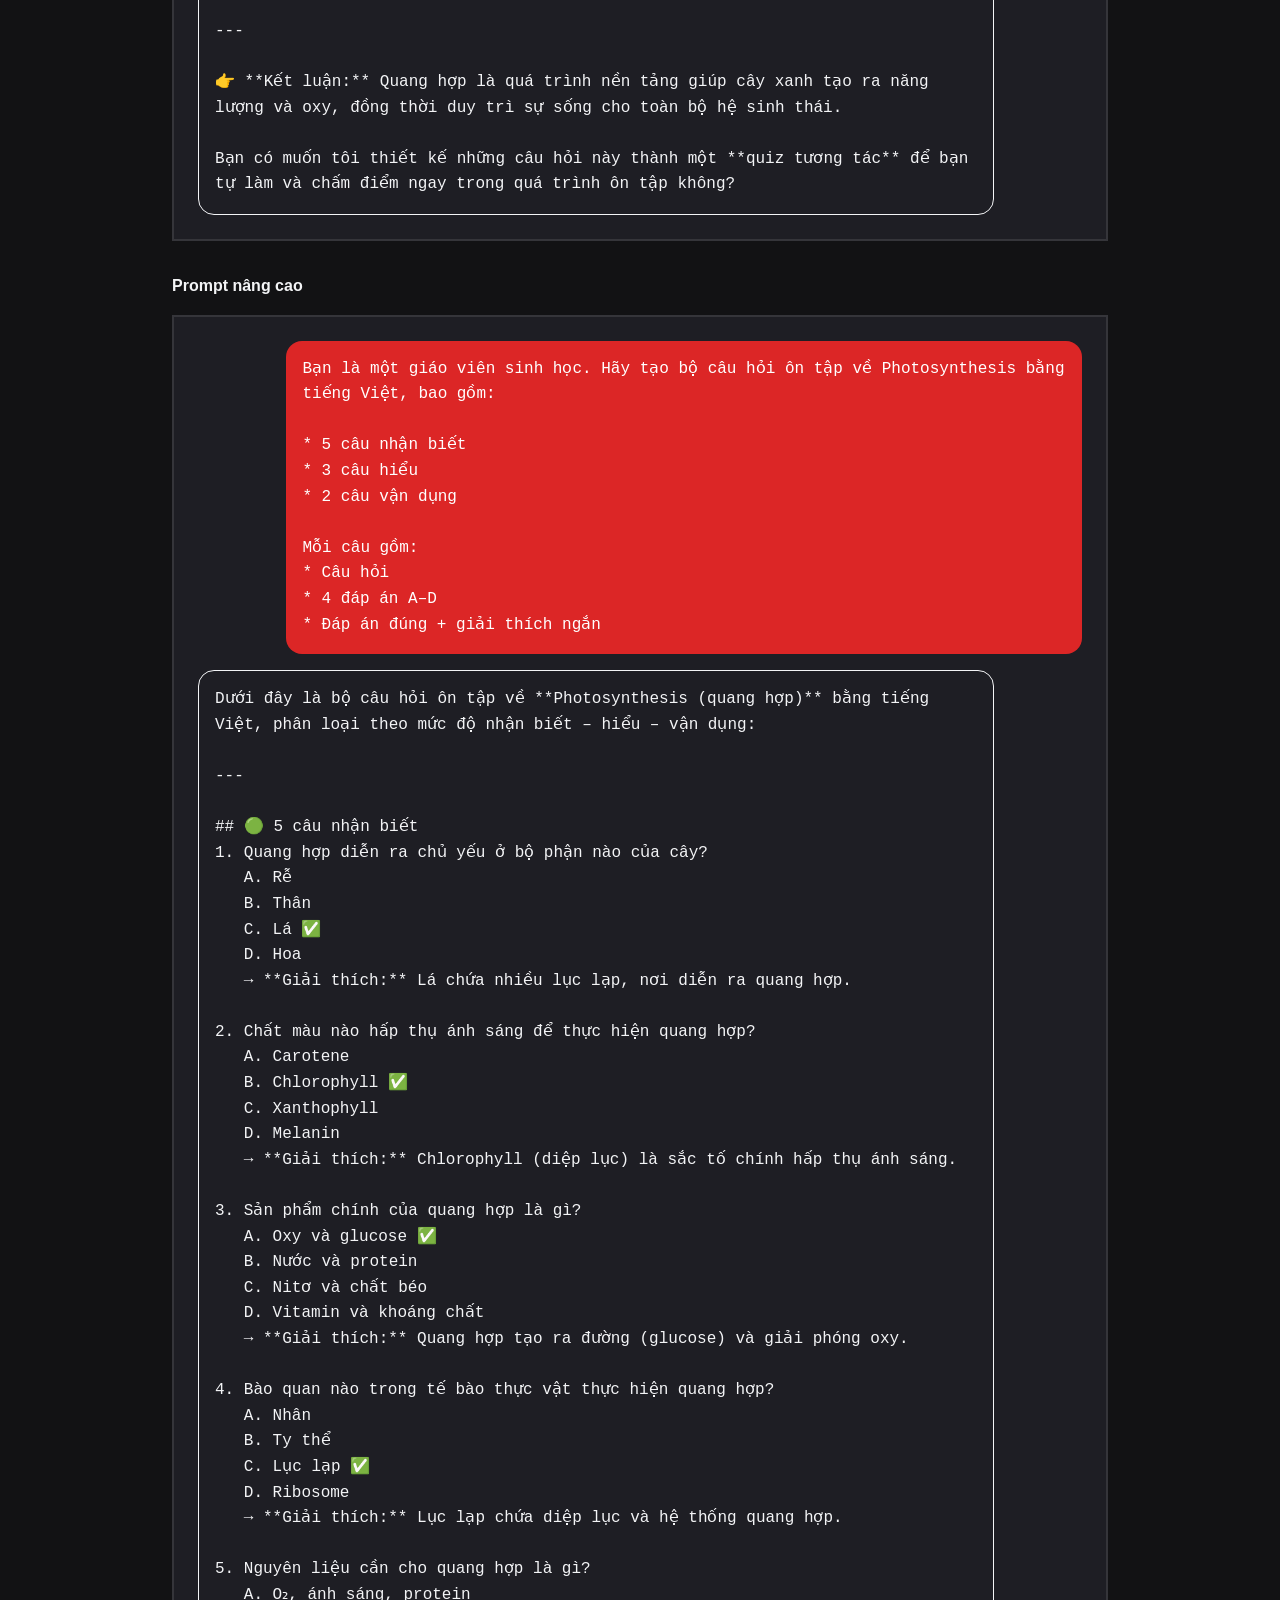
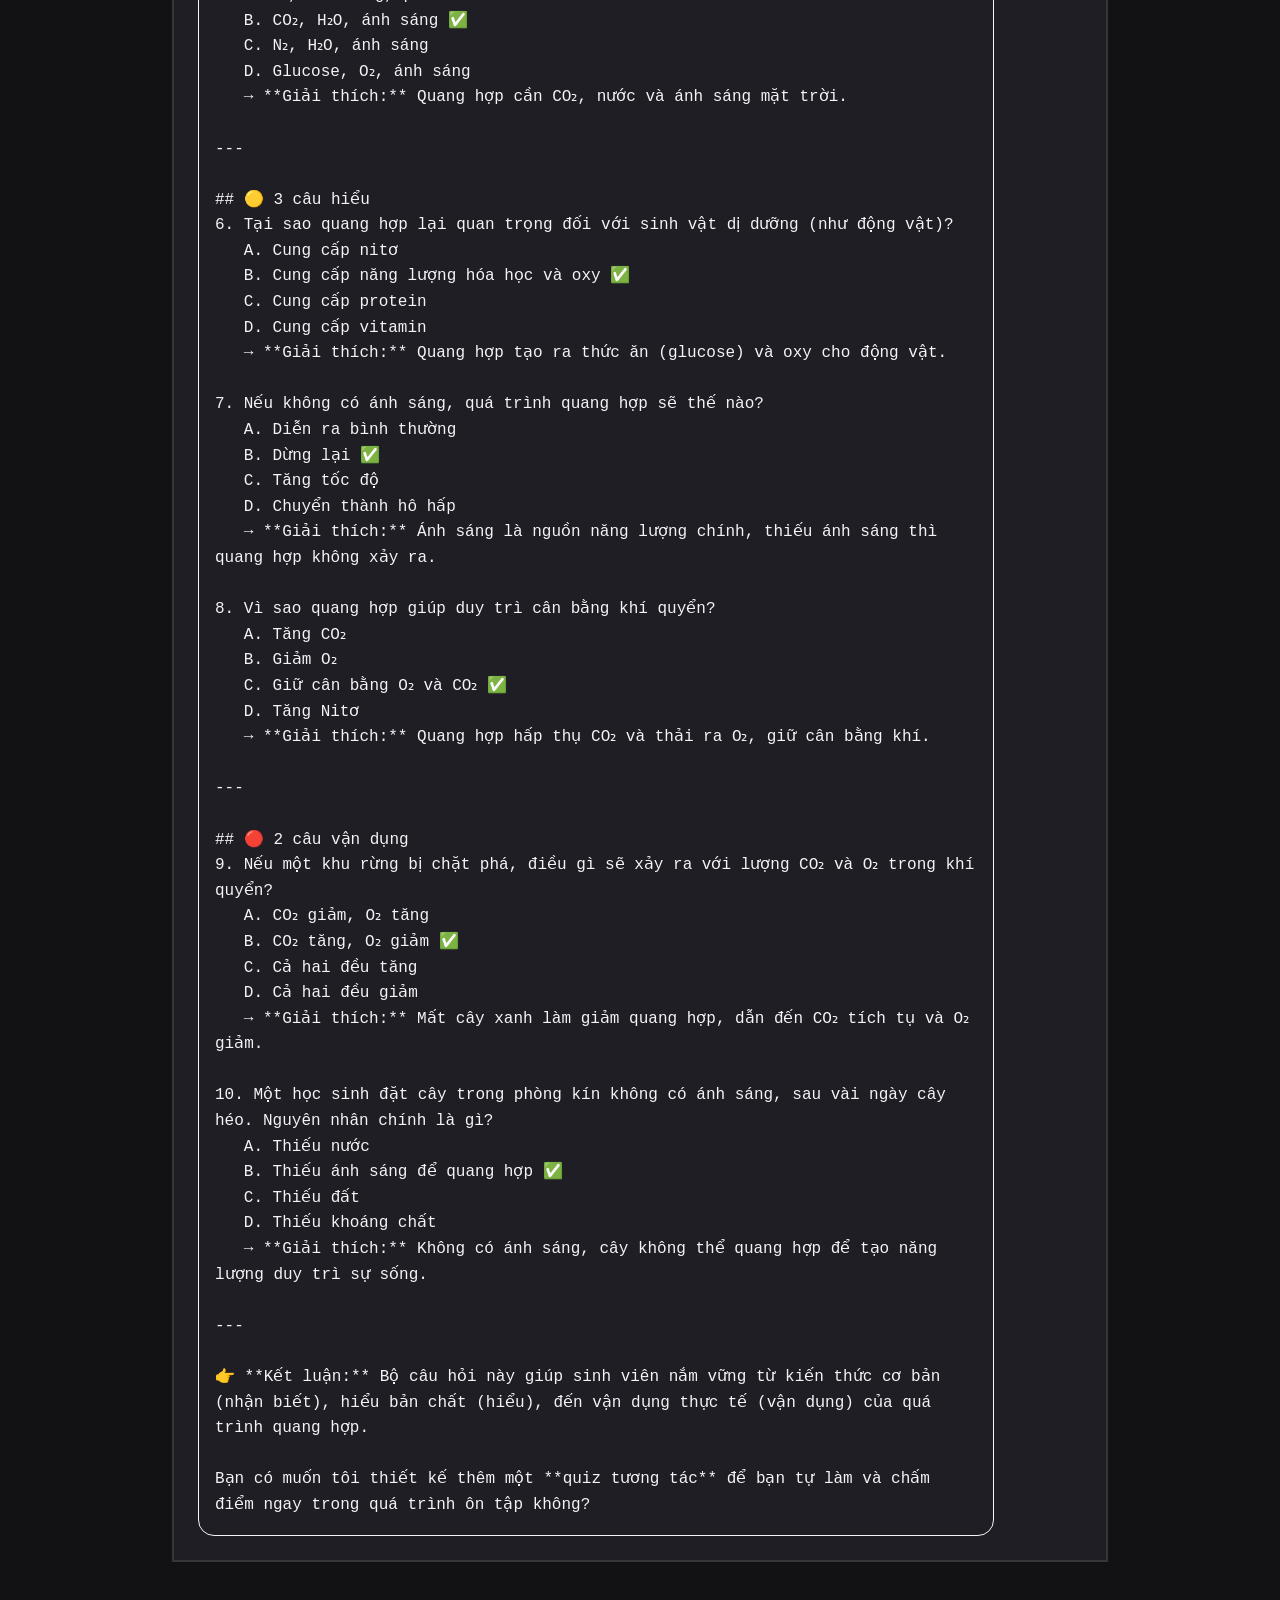
<file: pages/projects/project3.html>
<!doctype html>
<html lang="en">
	<head>
		<meta charset="UTF-8" />
		<meta name="viewport" content="width=device-width, initial-scale=1.0" />
		<title>Portfolio | NV3</title>

		<link rel="stylesheet" href="../../css/global.css" />
		<link rel="stylesheet" href="../../css/pages/mission.css" />
    <link rel="stylesheet" href="../../css/pages/mission3.css" />
	</head>
	<body>
		<header>
			<nav class="navbar">
				<a href="../../index.html">
					<img
						src="../../assets/logo/teacup.svg"
						alt="logo"
						class="logo"
					/>
				</a>

				<ul class="nav-links">
					<li><a href="../../index.html">Giới thiệu</a></li>
					<li>
						<a href="../projects.html" class="active">Dự án</a>
					</li>
					<li><a href="../summary.html">Tham khảo</a></li>
				</ul>

				<div class="nav-toggles">
					<!-- <button
						class="toggle-btn theme-toggle"
						id="theme-toggle-btn"
						aria-label="Toggle Dark/Light Mode"
					>
						<img
							src="#"
							alt="Theme Icon"
							class="icon"
							id="theme-icon-img"
						/>
					</button> -->
				</div>
			</nav>
		</header>

		<main class="md-document">
			<h1 class="md-h1">
				NV3 - Viết Prompt hiệu quả cho các tác vụ học tập
			</h1>

			<section class="md-section">
				<h2 class="md-h2">I. Giới thiệu</h2>
				<p class="md-p-content">
					Sự phát triển của các mô hình ngôn ngữ lớn (LLMs) như
					ChatGPT đã mở ra cơ hội mới trong học tập. Tuy nhiên, hiệu
					quả sử dụng phụ thuộc lớn vào cách người dùng đặt prompt.
					Báo cáo này nhằm khám phá cách thiết kế prompt ở các mức độ
					khác nhau và đánh giá ảnh hưởng của chúng đến chất lượng đầu
					ra.
				</p>
			</section>

			<section class="md-section">
				<h2 class="md-h2">II. Lựa chọn và phân tích tác vụ học tập</h2>

				<div class="md-table-container">
					<table class="md-table">
						<thead>
							<tr>
								<th>Tiêu chí</th>
								<th>Tóm tắt tài liệu học thuật</th>
								<th>Giải thích khái niệm phức tạp</th>
								<th>Tạo câu hỏi ôn tập</th>
							</tr>
						</thead>
						<tbody>
							<tr>
								<th>Mục tiêu</th>

								<td>
									<p class="md-p-content">
										- Trích xuất và trình bày các luận điểm,
										kết quả nghiên cứu và kết luận quan
										trọng nhất của tài liệu.
									</p>
									<p class="md-p-content">
										- Giảm đáng kể độ dài văn bản nhưng vẫn
										bảo toàn ý nghĩa cốt lõi và mối quan hệ
										logic giữa các phần.
									</p>
								</td>

								<td>
									<p class="md-p-content">
										- Chuyển đổi một khái niệm chuyên môn
										thành nội dung dễ hiểu đối với người học
										chưa có nền tảng kiến thức.
									</p>
									<p class="md-p-content">
										- Giúp người học hiểu được bản chất, ứng
										dụng và mối liên hệ của khái niệm với
										thực tiễn.
									</p>
								</td>

								<td>
									<p class="md-p-content">
										- Hỗ trợ củng cố kiến thức và đánh giá
										mức độ hiểu bài của người học.
									</p>
									<p class="md-p-content">
										- Tạo ra hệ thống câu hỏi bao phủ các
										nội dung quan trọng của chủ đề.
									</p>
								</td>
							</tr>

							<tr>
								<th>Thách thức</th>

								<td>
									<p class="md-p-content">
										- Phân biệt được thông tin cốt lõi với
										các chi tiết bổ trợ hoặc ví dụ minh họa.
									</p>
									<p class="md-p-content">
										- Tránh bỏ sót kết quả nghiên cứu quan
										trọng hoặc làm sai lệch nội dung gốc.
									</p>
									<p class="md-p-content">
										- Duy trì tính khách quan, không đưa
										thêm suy luận ngoài tài liệu.
									</p>
								</td>

								<td>
									<p class="md-p-content">
										- Cân bằng giữa tính chính xác học thuật
										và tính dễ hiểu.
									</p>
									<p class="md-p-content">
										- Xử lý các thuật ngữ chuyên ngành mà
										không làm mất ý nghĩa khoa học.
									</p>
									<p class="md-p-content">
										- Tránh giải thích quá đơn giản dẫn đến
										hiểu sai bản chất khái niệm.
									</p>
								</td>

								<td>
									<p class="md-p-content">
										- Đảm bảo câu hỏi đánh giá được nhiều
										mức độ nhận thức khác nhau thay vì chỉ
										kiểm tra ghi nhớ.
									</p>
									<p class="md-p-content">
										- Tránh tạo câu hỏi quá dễ, quá khó hoặc
										trùng lặp nội dung.
									</p>
									<p class="md-p-content">
										- Bảo đảm đáp án chính xác và phản ánh
										đúng nội dung học tập.
									</p>
								</td>
							</tr>

							<tr>
								<th>Yêu cầu đối với prompt</th>

								<td>
									<p class="md-p-content">
										- Chỉ rõ loại tài liệu cần tóm tắt (bài
										báo, chương sách, báo cáo nghiên
										cứu...).
									</p>
									<p class="md-p-content">
										- Xác định độ dài đầu ra mong muốn (số
										từ hoặc số ý chính).
									</p>
									<p class="md-p-content">
										- Yêu cầu cấu trúc cụ thể như mục tiêu
										nghiên cứu, phương pháp, kết quả và kết
										luận.
									</p>
									<p class="md-p-content">
										- Quy định mức độ chi tiết của bản tóm
										tắt.
									</p>
									<p class="md-p-content">
										- Không bổ sung hoặc suy diễn thông tin
										ngoài văn bản nguồn.
									</p>
								</td>

								<td>
									<p class="md-p-content">
										- Xác định rõ đối tượng người học (người
										mới bắt đầu, sinh viên năm nhất...).
									</p>
									<p class="md-p-content">
										- Yêu cầu sử dụng ngôn ngữ đơn giản, dễ
										tiếp cận.
									</p>
									<p class="md-p-content">
										- Hạn chế hoặc giải thích rõ các thuật
										ngữ chuyên môn.
									</p>
									<p class="md-p-content">
										- Cung cấp ví dụ thực tế, phép so sánh
										hoặc ẩn dụ phù hợp.
									</p>
									<p class="md-p-content">
										- Trình bày theo trình tự từ khái quát
										đến chi tiết và có phần tóm tắt cuối
										cùng.
									</p>
								</td>

								<td>
									<p class="md-p-content">
										- Chỉ rõ chủ đề và phạm vi kiến thức cần
										ôn tập.
									</p>
									<p class="md-p-content">
										- Xác định đối tượng người học và trình
										độ kiến thức.
									</p>
									<p class="md-p-content">
										- Quy định số lượng câu hỏi và loại câu
										hỏi (trắc nghiệm, tự luận, tình
										huống...).
									</p>
									<p class="md-p-content">
										- Phân bố câu hỏi theo các mức độ nhận
										thức: nhớ, hiểu và vận dụng.
									</p>
									<p class="md-p-content">
										- Cung cấp đáp án, giải thích đáp án và
										mức độ khó cho từng câu hỏi.
									</p>
								</td>
							</tr>
						</tbody>
					</table>
				</div>
			</section>

			<section class="md-section">
	<h2 class="md-h2">III. Xây dựng các phiên bản và thử nghiệm Prompt</h2>

	<h3 class="md-h3">1. Tóm tắt tài liệu</h3>

	<h4 class="md-h4">Prompt cơ bản</h4>
	<div class="md-chat">
		<div class="md-chat-user">
			<pre>Tóm tắt đoạn văn sau:
Throughout the history of mass communication, there has been a continuing interest in the relationships between mass media and cultural identities. This has been driven by the general, underlying assumption that different media variously form, influence,orshapecollective identities as such. How mass media might, at various times, specifically affect the formation and maintenance of national cultures and identities has occupied center stage in this continuing discussion. National identities normally embrace a range of cultural identities based on ethnic, religious, and linguistic diversity. Nationalists, however, often wish to portray national identity as based in a single culture. Nation-states remain, for the most part, the political frameworks in which claims about cultural diversity and expressions of cultural identity within a given society are pursued. Nevertheless, cultural identities may transcend the state system, as for instance in the case of systems of belief that unite members of the world religions. Diasporic communities also share cultural identities despite belonging to different nations and holding diverse citizenships (Schlesinger, 1991, Hall and du Gay, 1996).
</pre>
		</div>

		<div class="md-chat-ai">
			<pre>Đoạn văn có thể tóm tắt ngắn gọn như sau:
Trong lịch sử truyền thông đại chúng, luôn có sự quan tâm đến mối quan hệ giữa truyền thông và bản sắc văn hóa. Truyền thông được cho là có khả năng hình thành, ảnh hưởng và định hình bản sắc tập thể, đặc biệt trong việc duy trì và xây dựng bản sắc dân tộc. Bản sắc dân tộc thường bao gồm nhiều yếu tố đa dạng như tôn giáo, ngôn ngữ, và dân tộc, nhưng chủ nghĩa dân tộc thường muốn nhấn mạnh một nền văn hóa duy nhất. Dù quốc gia là khung chính trị chủ yếu để thảo luận về đa dạng văn hóa, bản sắc văn hóa có thể vượt ra ngoài phạm vi quốc gia, ví dụ như các tôn giáo toàn cầu hoặc các cộng đồng di cư vẫn duy trì bản sắc chung dù sống ở nhiều quốc gia khác nhau.

Bạn có muốn tôi rút gọn đoạn này thành một câu súc tích hơn nữa, hay giữ ở mức tóm tắt chi tiết như trên?</pre>
		</div>
	</div>

	<h4 class="md-h4">Prompt cải tiến</h4>
	<div class="md-chat">
		<div class="md-chat-user">
			<pre>Tóm tắt đoạn văn sau trong 5–7 câu, nêu rõ các ý chính và giữ nguyên logic của bài.
Throughout the history of mass communication, there has been a continuing interest in the relationships between mass media and cultural identities. This has been driven by the general, underlying assumption that different media variously form, influence,orshapecollective identities as such. How mass media might, at various times, specifically affect the formation and maintenance of national cultures and identities has occupied center stage in this continuing discussion. National identities normally embrace a range of cultural identities based on ethnic, religious, and linguistic diversity. Nationalists, however, often wish to portray national identity as based in a single culture. Nation-states remain, for the most part, the political frameworks in which claims about cultural diversity and expressions of cultural identity within a given society are pursued. Nevertheless, cultural identities may transcend the state system, as for instance in the case of systems of belief that unite members of the world religions. Diasporic communities also share cultural identities despite belonging to different nations and holding diverse citizenships (Schlesinger, 1991, Hall and du Gay, 1996).
			</pre>
		</div>

		<div class="md-chat-ai">
			<pre>Dưới đây là bản tóm tắt 5–7 câu, giữ nguyên logic của đoạn văn:  

1. Trong lịch sử truyền thông đại chúng, người ta luôn quan tâm đến mối quan hệ giữa truyền thông và bản sắc văn hóa.  
2. Truyền thông được cho là có khả năng hình thành, ảnh hưởng và định hình bản sắc tập thể.  
3. Một trọng tâm lớn trong thảo luận là cách truyền thông tác động đến việc hình thành và duy trì bản sắc dân tộc.  
4. Bản sắc dân tộc thường bao gồm sự đa dạng về dân tộc, tôn giáo, và ngôn ngữ.  
5. Tuy nhiên, chủ nghĩa dân tộc thường muốn nhấn mạnh bản sắc dân tộc như một nền văn hóa duy nhất.  
6. Các quốc gia dân tộc vẫn là khung chính trị chủ yếu để bàn luận và thể hiện sự đa dạng văn hóa.  
7. Dù vậy, bản sắc văn hóa có thể vượt qua biên giới quốc gia, như trong trường hợp tôn giáo toàn cầu hoặc cộng đồng di cư vẫn duy trì bản sắc chung dù thuộc nhiều quốc gia khác nhau.  

Bạn có muốn tôi tiếp tục rút gọn thành một **sơ đồ tư duy** để dễ hình dung các mối quan hệ giữa truyền thông, bản sắc văn hóa và quốc gia không?</pre>
		</div>
	</div>

	<h4 class="md-h4">Prompt nâng cao</h4>
	<div class="md-chat">
		<div class="md-chat-user">
			<pre>Đóng vai một sinh viên đang ôn thi.

Tóm tắt đoạn văn sau thành:

* 5 ý chính dạng bullet
* 1 câu kết luận tổng quát

Ví dụ:

Input:
(đoạn văn mẫu)

Output:

* Ý 1
* Ý 2
* ...

Đoạn văn:
Throughout the history of mass communication, there has been a continuing interest in the relationships between mass media and cultural identities. This has been driven by the general, underlying assumption that different media variously form, influence,orshapecollective identities as such. How mass media might, at various times, specifically affect the formation and maintenance of national cultures and identities has occupied center stage in this continuing discussion. National identities normally embrace a range of cultural identities based on ethnic, religious, and linguistic diversity. Nationalists, however, often wish to portray national identity as based in a single culture. Nation-states remain, for the most part, the political frameworks in which claims about cultural diversity and expressions of cultural identity within a given society are pursued. Nevertheless, cultural identities may transcend the state system, as for instance in the case of systems of belief that unite members of the world religions. Diasporic communities also share cultural identities despite belonging to different nations and holding diverse citizenships (Schlesinger, 1991, Hall and du Gay, 1996).</pre>
		</div>

		<div class="md-chat-ai">
			<pre>* Mối quan hệ truyền thông – văn hóa: Lịch sử truyền thông đại chúng luôn quan tâm đến tác động của truyền thông đối với bản sắc văn hóa.  
* Ảnh hưởng của truyền thông: Truyền thông có khả năng hình thành, ảnh hưởng và định hình bản sắc tập thể.  
* Bản sắc dân tộc: Truyền thông đóng vai trò trong việc xây dựng và duy trì bản sắc dân tộc.  
* Đa dạng văn hóa: Bản sắc dân tộc thường bao gồm sự đa dạng về dân tộc, tôn giáo và ngôn ngữ, nhưng chủ nghĩa dân tộc lại muốn nhấn mạnh một nền văn hóa duy nhất.  
* Vượt biên giới quốc gia: Bản sắc văn hóa có thể vượt ra ngoài phạm vi quốc gia, thể hiện qua các tôn giáo toàn cầu và cộng đồng di cư.  

👉 **Kết luận:** Truyền thông đại chúng vừa góp phần định hình bản sắc dân tộc trong khuôn khổ quốc gia, vừa cho thấy bản sắc văn hóa có thể vượt qua biên giới chính trị để gắn kết cộng đồng toàn cầu.</pre>
		</div>
	</div>

	<h3 class="md-h3">2. Giải thích khái niệm</h3>

	<h4 class="md-h4">Prompt cơ bản</h4>
	<div class="md-chat">
		<div class="md-chat-user">
			<pre>Giải thích Deep Learning là gì.</pre>
		</div>

		<div class="md-chat-ai">
			<pre>**Deep Learning (học sâu) là một nhánh của trí tuệ nhân tạo (AI) và học máy (Machine Learning), dựa trên mạng nơ-ron nhân tạo nhiều tầng để máy tính có thể tự học và xử lý dữ liệu phức tạp, đặc biệt hiệu quả trong các lĩnh vực như thị giác máy tính, nhận dạng giọng nói và xử lý ngôn ngữ tự nhiên.**  

---

## 🔑 Khái niệm cơ bản
- **Deep Learning** là một phương pháp học máy sử dụng **mạng nơ-ron nhân tạo nhiều lớp (Artificial Neural Networks – ANNs)**.  
- Các **layer (tầng)** trong mạng nơ-ron giúp trích xuất đặc trưng từ dữ liệu đầu vào, từ mức cơ bản (ví dụ: điểm ảnh trong ảnh) đến mức trừu tượng (ví dụ: khuôn mặt, cảm xúc).  
- Quá trình học thường sử dụng **lan truyền ngược (backpropagation)** để điều chỉnh trọng số, giúp mô hình cải thiện độ chính xác.  [vi.wikipedia.org](https://vi.wikipedia.org/wiki/H%E1%BB%8Dc_s%C3%A2u)  [vngcloud.vn](https://www.vngcloud.vn/vi/blog/what-is-deep-learning)  

---

## ⚙️ Cách hoạt động
- **Layer đầu vào** nhận dữ liệu thô (hình ảnh, âm thanh, văn bản).  
- **Các layer ẩn** thực hiện biến đổi phi tuyến tính, dần dần trích xuất đặc trưng phức tạp.  
- **Layer đầu ra** đưa ra kết quả dự đoán hoặc phân loại.  
- Mạng càng nhiều tầng → khả năng học biểu diễn dữ liệu càng mạnh.  [vngcloud.vn](https://www.vngcloud.vn/vi/blog/what-is-deep-learning)  

---

## 📌 Ứng dụng thực tế
- **Thị giác máy tính**: nhận diện khuôn mặt, phân loại ảnh, xe tự lái.  
- **Xử lý ngôn ngữ tự nhiên**: dịch máy, chatbot, phân tích cảm xúc.  
- **Nhận dạng giọng nói**: trợ lý ảo, chuyển giọng nói thành văn bản.  
- **Phát hiện bất thường**: an ninh mạng, phát hiện gian lận.  [vi.wikipedia.org](https://vi.wikipedia.org/wiki/H%E1%BB%8Dc_s%C3%A2u)  [Unica.vn](https://unica.vn/blog/deep-learning-la-gi)  

---

## 📊 So sánh nhanh
| **Khía cạnh** | **Machine Learning** | **Deep Learning** |
|---------------|----------------------|-------------------|
| **Đặc trưng dữ liệu** | Cần thiết kế thủ công | Tự động học đặc trưng |
| **Độ phức tạp** | Vừa phải | Rất cao, nhiều tầng |
| **Dữ liệu yêu cầu** | Ít dữ liệu cũng chạy được | Cần **Big Data** |
| **Ứng dụng** | Dự đoán đơn giản, phân loại | Thị giác máy tính, NLP, giọng nói |

---

## ⚠️ Lưu ý & thách thức
- **Cần dữ liệu lớn** và **tài nguyên tính toán mạnh (GPU/TPU)**.  
- **Khó giải thích**: mô hình deep learning thường được coi là “hộp đen”.  
- **Chi phí cao**: huấn luyện mô hình tốn thời gian và năng lượng.  [vi.wikipedia.org](https://vi.wikipedia.org/wiki/H%E1%BB%8Dc_s%C3%A2u)  

---

👉 **Kết luận:** Deep Learning là công nghệ cốt lõi của AI hiện đại, giúp máy tính tự động học và xử lý dữ liệu phức tạp, nhưng đòi hỏi dữ liệu lớn, sức mạnh tính toán cao và thường khó giải thích kết quả.  

Bạn có muốn tôi minh họa bằng **sơ đồ mạng nơ-ron** để dễ hình dung cách Deep Learning hoạt động không?</pre>
		</div>
	</div>

	<h4 class="md-h4">Prompt cải tiến</h4>
	<div class="md-chat">
		<div class="md-chat-user">
			<pre>Giải thích Deep Learning cho người chưa có nền tảng, sử dụng ví dụ thực tế.</pre>
		</div>

		<div class="md-chat-ai">
			<pre>Hãy tưởng tượng bạn đang giải thích cho một người hoàn toàn mới:  

---

## 📖 Giải thích đơn giản
- **Deep Learning** là một cách để máy tính “học” từ dữ liệu, giống như não người học từ trải nghiệm.  
- Nó sử dụng **mạng nơ-ron nhân tạo nhiều tầng**, mỗi tầng giống như một bộ lọc, giúp máy tính dần nhận ra đặc điểm phức tạp trong dữ liệu.  
- Càng nhiều tầng, máy càng có khả năng hiểu dữ liệu ở mức trừu tượng hơn.  

---

## 🎯 Ví dụ thực tế
- **Nhận diện khuôn mặt**: Khi bạn đăng ảnh lên Facebook, hệ thống có thể gợi ý tên bạn bè. Deep Learning giúp máy tính học cách nhận ra mắt, mũi, miệng và ghép chúng thành khuôn mặt cụ thể.  
- **Xe tự lái**: Camera trên xe thu hình đường phố. Deep Learning giúp xe phân biệt đâu là người đi bộ, đâu là biển báo, đâu là xe khác.  
- **Trợ lý ảo**: Khi bạn nói “Hey Siri” hoặc “Xin chào Google”, Deep Learning giúp máy hiểu giọng nói và chuyển thành lệnh.  

---

## 🌱 Hình dung dễ hiểu
Hãy nghĩ đến việc **học nhận diện trái cây**:  
- Lúc đầu, bạn chỉ thấy màu sắc (tầng đầu tiên).  
- Sau đó, bạn nhận ra hình dáng (tầng tiếp theo).  
- Cuối cùng, bạn phân biệt được đó là táo hay cam (tầng cuối cùng).  
Deep Learning cũng học theo cách đó, nhưng với dữ liệu khổng lồ và tốc độ cực nhanh.  

---

👉 **Kết luận:** Deep Learning là công nghệ giúp máy tính tự học từ dữ liệu phức tạp, giống như con người học từ trải nghiệm, và nó đang đứng sau nhiều ứng dụng quen thuộc như nhận diện khuôn mặt, xe tự lái, và trợ lý ảo.  

Bạn có muốn tôi minh họa bằng một **sơ đồ mạng nơ-ron đơn giản** để trực quan hóa cách dữ liệu đi qua các tầng không?</pre>
		</div>
	</div>

	<h4 class="md-h4">Prompt nâng cao</h4>
	<div class="md-chat">
		<div class="md-chat-user">
			<pre>Đóng vai giảng viên khoa học máy tính. Hãy giải thích "Deep Learning" cho sinh viên năm nhất:

* Dùng 1 phép ẩn dụ đời thường
* Đưa 1 ví dụ thực tế
* Trình bày trong 4 gạch đầu dòng
* Tránh thuật ngữ chuyên sâu nếu không giải thích</pre>
		</div>

		<div class="md-chat-ai">
			<pre>Đóng vai giảng viên khoa học máy tính, tôi sẽ giải thích cho sinh viên năm nhất về **Deep Learning** như sau:  

---

* **Ẩn dụ đời thường**: Hãy tưởng tượng bạn học cách nhận diện trái cây. Ban đầu bạn chỉ thấy màu sắc, sau đó bạn nhận ra hình dáng, rồi cuối cùng bạn biết đó là táo hay cam. Deep Learning cũng giống như vậy: nó học từ những đặc điểm đơn giản đến phức tạp để đưa ra kết quả.  

* **Ví dụ thực tế**: Khi bạn đăng ảnh lên Facebook, hệ thống có thể tự động gợi ý tên bạn bè. Đó là nhờ Deep Learning, vì máy tính đã học cách nhận ra mắt, mũi, miệng và ghép chúng thành khuôn mặt cụ thể.  

* **Cách hoạt động cơ bản**: Deep Learning dùng nhiều “tầng” xử lý dữ liệu. Mỗi tầng giống như một bộ lọc, giúp máy tính hiểu dữ liệu sâu hơn, từ chi tiết nhỏ đến khái niệm lớn.  

* **Ứng dụng phổ biến**: Nó được dùng trong nhận diện khuôn mặt, xe tự lái, trợ lý ảo, và dịch ngôn ngữ.  

---

👉 **Kết luận:** Deep Learning là cách để máy tính “học” giống con người, từ những đặc điểm đơn giản đến phức tạp, và hiện đang đứng sau nhiều công nghệ mà sinh viên gặp hằng ngày.  

Bạn có muốn tôi minh họa bằng một **sơ đồ trực quan mạng nơ-ron** để dễ hình dung hơn không?</pre>
		</div>
	</div>

	<h3 class="md-h3">3. Tạo câu hỏi ôn tập</h3>

	<h4 class="md-h4">Prompt cơ bản</h4>
	<div class="md-chat">
		<div class="md-chat-user">
			<pre>Tạo câu hỏi về chủ đề Photosynthesis.</pre>
		</div>

		<div class="md-chat-ai">
			<pre>Dưới đây là một số câu hỏi về chủ đề **Photosynthesis (quang hợp)**, phù hợp cho việc ôn tập:  

---

* **Khái niệm quang hợp**: Quang hợp là gì và tại sao nó quan trọng đối với sự sống trên Trái Đất?  
* **Nguyên liệu đầu vào**: Những chất nào cần thiết cho quá trình quang hợp (ví dụ: ánh sáng, nước, khí CO₂)?  
* **Sản phẩm đầu ra**: Quang hợp tạo ra những sản phẩm gì và chúng có vai trò gì đối với sinh vật khác?  
* **Vai trò diệp lục**: Diệp lục (chlorophyll) có chức năng gì trong quá trình quang hợp?  
* **Ảnh hưởng môi trường**: Những yếu tố nào của môi trường (ánh sáng, nhiệt độ, nồng độ CO₂) ảnh hưởng đến tốc độ quang hợp?  

---

👉 **Kết luận:** Quang hợp là quá trình nền tảng giúp cây xanh tạo ra năng lượng và oxy, đồng thời duy trì sự sống cho toàn bộ hệ sinh thái.  

Bạn có muốn tôi biến những câu hỏi này thành một **quiz trắc nghiệm** để bạn tự kiểm tra kiến thức không?</pre>
		</div>
	</div>

	<h4 class="md-h4">Prompt cải tiến</h4>
	<div class="md-chat">
		<div class="md-chat-user">
			<pre>Tạo 10 câu hỏi trắc nghiệm về Photosynthesis, kèm đáp án.</pre>
		</div>

		<div class="md-chat-ai">
			<pre>Dưới đây là **10 câu hỏi trắc nghiệm về Photosynthesis (quang hợp)** kèm đáp án:  

---

1. Quang hợp xảy ra chủ yếu ở bộ phận nào của cây?  
   a) Rễ  
   b) Thân  
   c) Lá ✅  
   d) Hoa  

2. Chất màu nào đóng vai trò chính trong việc hấp thụ ánh sáng?  
   a) Carotene  
   b) Xanthophyll  
   c) Chlorophyll ✅  
   d) Anthocyanin  

3. Nguyên liệu cần thiết cho quá trình quang hợp là gì?  
   a) Nước, CO₂, ánh sáng ✅  
   b) Oxy, đường, ánh sáng  
   c) Nitơ, nước, ánh sáng  
   d) Protein, CO₂, ánh sáng  

4. Sản phẩm chính của quang hợp là gì?  
   a) Oxy và đường (glucose) ✅  
   b) Nước và protein  
   c) Nitơ và chất béo  
   d) Vitamin và khoáng chất  

5. Quang hợp diễn ra ở bào quan nào trong tế bào thực vật?  
   a) Nhân  
   b) Ty thể  
   c) Lục lạp ✅  
   d) Ribosome  

6. Phương trình tổng quát của quang hợp là gì?  
   a) CO₂ + H₂O + ánh sáng → O₂ + glucose ✅  
   b) O₂ + glucose → CO₂ + H₂O  
   c) N₂ + H₂O → protein  
   d) CO₂ + O₂ → năng lượng  

7. Quang hợp cung cấp gì cho sinh vật dị dưỡng (như động vật)?  
   a) Năng lượng hóa học và oxy ✅  
   b) Nitơ và khoáng chất  
   c) Protein và chất béo  
   d) Vitamin  

8. Yếu tố nào KHÔNG ảnh hưởng trực tiếp đến tốc độ quang hợp?  
   a) Ánh sáng  
   b) Nhiệt độ  
   c) Nồng độ CO₂  
   d) Âm thanh ✅  

9. Quang hợp giúp duy trì điều gì trong khí quyển Trái Đất?  
   a) Tăng CO₂  
   b) Giảm O₂  
   c) Duy trì cân bằng O₂ và CO₂ ✅  
   d) Tăng Nitơ  

10. Cộng đồng nào hưởng lợi trực tiếp từ sản phẩm quang hợp?  
    a) Chỉ thực vật  
    b) Chỉ động vật  
    c) Tất cả sinh vật sống ✅  
    d) Chỉ vi sinh vật  

---

👉 **Kết luận:** Quang hợp là quá trình nền tảng giúp cây xanh tạo ra năng lượng và oxy, đồng thời duy trì sự sống cho toàn bộ hệ sinh thái.  

Bạn có muốn tôi thiết kế những câu hỏi này thành một **quiz tương tác** để bạn tự làm và chấm điểm ngay trong quá trình ôn tập không?</pre>
		</div>
	</div>

	<h4 class="md-h4">Prompt nâng cao</h4>
	<div class="md-chat">
		<div class="md-chat-user">
			<pre>Bạn là một giáo viên sinh học. Hãy tạo bộ câu hỏi ôn tập về Photosynthesis bằng tiếng Việt, bao gồm:

* 5 câu nhận biết
* 3 câu hiểu
* 2 câu vận dụng

Mỗi câu gồm:
* Câu hỏi
* 4 đáp án A–D
* Đáp án đúng + giải thích ngắn</pre>
		</div>

		<div class="md-chat-ai">
			<pre>Dưới đây là bộ câu hỏi ôn tập về **Photosynthesis (quang hợp)** bằng tiếng Việt, phân loại theo mức độ nhận biết – hiểu – vận dụng:  

---

## 🟢 5 câu nhận biết
1. Quang hợp diễn ra chủ yếu ở bộ phận nào của cây?  
   A. Rễ  
   B. Thân  
   C. Lá ✅  
   D. Hoa  
   → **Giải thích:** Lá chứa nhiều lục lạp, nơi diễn ra quang hợp.  

2. Chất màu nào hấp thụ ánh sáng để thực hiện quang hợp?  
   A. Carotene  
   B. Chlorophyll ✅  
   C. Xanthophyll  
   D. Melanin  
   → **Giải thích:** Chlorophyll (diệp lục) là sắc tố chính hấp thụ ánh sáng.  

3. Sản phẩm chính của quang hợp là gì?  
   A. Oxy và glucose ✅  
   B. Nước và protein  
   C. Nitơ và chất béo  
   D. Vitamin và khoáng chất  
   → **Giải thích:** Quang hợp tạo ra đường (glucose) và giải phóng oxy.  

4. Bào quan nào trong tế bào thực vật thực hiện quang hợp?  
   A. Nhân  
   B. Ty thể  
   C. Lục lạp ✅  
   D. Ribosome  
   → **Giải thích:** Lục lạp chứa diệp lục và hệ thống quang hợp.  

5. Nguyên liệu cần cho quang hợp là gì?  
   A. O₂, ánh sáng, protein  
   B. CO₂, H₂O, ánh sáng ✅  
   C. N₂, H₂O, ánh sáng  
   D. Glucose, O₂, ánh sáng  
   → **Giải thích:** Quang hợp cần CO₂, nước và ánh sáng mặt trời.  

---

## 🟡 3 câu hiểu
6. Tại sao quang hợp lại quan trọng đối với sinh vật dị dưỡng (như động vật)?  
   A. Cung cấp nitơ  
   B. Cung cấp năng lượng hóa học và oxy ✅  
   C. Cung cấp protein  
   D. Cung cấp vitamin  
   → **Giải thích:** Quang hợp tạo ra thức ăn (glucose) và oxy cho động vật.  

7. Nếu không có ánh sáng, quá trình quang hợp sẽ thế nào?  
   A. Diễn ra bình thường  
   B. Dừng lại ✅  
   C. Tăng tốc độ  
   D. Chuyển thành hô hấp  
   → **Giải thích:** Ánh sáng là nguồn năng lượng chính, thiếu ánh sáng thì quang hợp không xảy ra.  

8. Vì sao quang hợp giúp duy trì cân bằng khí quyển?  
   A. Tăng CO₂  
   B. Giảm O₂  
   C. Giữ cân bằng O₂ và CO₂ ✅  
   D. Tăng Nitơ  
   → **Giải thích:** Quang hợp hấp thụ CO₂ và thải ra O₂, giữ cân bằng khí.  

---

## 🔴 2 câu vận dụng
9. Nếu một khu rừng bị chặt phá, điều gì sẽ xảy ra với lượng CO₂ và O₂ trong khí quyển?  
   A. CO₂ giảm, O₂ tăng  
   B. CO₂ tăng, O₂ giảm ✅  
   C. Cả hai đều tăng  
   D. Cả hai đều giảm  
   → **Giải thích:** Mất cây xanh làm giảm quang hợp, dẫn đến CO₂ tích tụ và O₂ giảm.  

10. Một học sinh đặt cây trong phòng kín không có ánh sáng, sau vài ngày cây héo. Nguyên nhân chính là gì?  
   A. Thiếu nước  
   B. Thiếu ánh sáng để quang hợp ✅  
   C. Thiếu đất  
   D. Thiếu khoáng chất  
   → **Giải thích:** Không có ánh sáng, cây không thể quang hợp để tạo năng lượng duy trì sự sống.  

---

👉 **Kết luận:** Bộ câu hỏi này giúp sinh viên nắm vững từ kiến thức cơ bản (nhận biết), hiểu bản chất (hiểu), đến vận dụng thực tế (vận dụng) của quá trình quang hợp.  

Bạn có muốn tôi thiết kế thêm một **quiz tương tác** để bạn tự làm và chấm điểm ngay trong quá trình ôn tập không?</pre>
		</div>
	</div>
</section>

			<section class="md-section">
				<h2 class="md-h2">IV. So sánh kết quả</h2>

				<h3 class="md-h3">Bảng so sánh</h3>
				<div class="md-table-container">
					<table class="md-table md-table--prj3-2">
						<thead>
							<tr>
								<th>Tiêu chí</th>
								<th>Prompt cơ bản</th>
								<th>Prompt cải tiến</th>
								<th>Prompt nâng cao</th>
							</tr>
						</thead>
						<tbody>
							<tr>
								<td><strong>Độ rõ ràng</strong></td>
								<td>Trung bình</td>
								<td>Trung bình</td>
								<td>Cao</td>
							</tr>
							<tr>
								<td><strong>Độ đầy đủ</strong></td>
								<td>Tương đối đủ</td>
								<td>Đủ ý chính</td>
								<td>Rất đầy đủ</td>
							</tr>
							<tr>
								<td><strong>Cấu trúc</strong></td>
								<td>Rõ ràng</td>
								<td>Rõ ràng</td>
								<td>Rất rõ ràng</td>
							</tr>
							<tr>
								<td><strong>Tính hữu ích</strong></td>
								<td>Khá</td>
								<td>Khá</td>
								<td>Cao</td>
							</tr>
						</tbody>
					</table>
				</div>

				<h3 class="md-h3">Nhận xét</h3>
				<ul class="md-list">
					<li class="md-item">
						<span
							>Prompt cơ bản → output chung chung, thường thiếu
							kiểm soát</span
						>
					</li>
					<li class="md-item">
						<span
							>Prompt cải tiến → có cải thiện nhưng chưa tối
							ưu</span
						>
					</li>
					<li class="md-item">
						<span
							>Prompt nâng cao → output sát yêu cầu, có cấu trúc
							tốt</span
						>
					</li>
				</ul>
        <p class="md-p-content">
					<strong>-&gt; Kết luận:</strong> Do những tiến bộ của AI trong thời gian vừa qua nên
							kết quả của 3 loại prompt không chênh lệch quá nhiều
							về chất lượng. Một phần khác là do “tính cách” của
							chatbot đã được thiết lập ở mức cục bộ: máy móc,
							chính xác với hệ số temperature thấp, trả lời đúng
							trọng tâm, không bịa thông tin
				</p>
			</section>

			<section class="md-section">
				<h2 class="md-h2">V. Phân tích hiệu quả Prompt</h2>
				<p class="md-p-content"><strong>a. Role prompting</strong></p>
				<ul class="md-list">
					<li class="md-item">
						<span
							>Khi yêu cầu “đóng vai giảng viên”, mô hình điều
							chỉnh cách diễn đạt phù hợp hơn</span
						>
					</li>
				</ul>

				<p class="md-p-content"><strong>b. Ràng buộc đầu ra</strong></p>
				<ul class="md-list">
					<li class="md-item">
						<span
							>Ví dụ: “4 gạch đầu dòng” → output có cấu trúc
							rõ</span
						>
					</li>
				</ul>

				<p class="md-p-content">
					<strong>c. Few-shot (ví dụ mẫu)</strong>
				</p>
				<ul class="md-list">
					<li class="md-item">
						<span
							>Giúp mô hình hiểu chính xác format mong muốn</span
						>
					</li>
				</ul>

				<p class="md-p-content">
					<strong>d. Chỉ định đối tượng</strong>
				</p>
				<ul class="md-list">
					<li class="md-item">
						<span>“Sinh viên năm nhất” → giảm độ phức tạp</span>
					</li>
				</ul>

				<p class="md-p-content">
					<strong>-&gt; Kết luận:</strong> Không phải prompt dài hơn
					là tốt hơn, mà là cụ thể + có cấu trúc + đúng mục tiêu
				</p>
			</section>

			<section class="md-section">
				<h2 class="md-h2">VI. Nguyên tắc viết Prompt hiệu quả</h2>
				<ul class="md-list">
					<li class="md-item">
						<span>1. Cụ thể hóa yêu cầu</span>
					</li>
					<li class="md-item">
						<span>2. Chỉ định vai trò (Role prompting)</span>
					</li>
					<li class="md-item">
						<span>3. Quy định format đầu ra</span>
					</li>
					<li class="md-item">
						<span>4. Chia nhỏ yêu cầu</span>
					</li>
					<li class="md-item">
						<span>5. Dùng ví dụ (Few-shot)</span>
					</li>
					<li class="md-item">
						<span>6. Xác định đối tượng người học</span>
					</li>
				</ul>
			</section>

			<section class="md-section">
				<h2 class="md-h2">VII. Kết luận</h2>
				<p class="md-p-content">
					Việc viết prompt không chỉ là đặt câu hỏi mà là thiết kế đầu
					vào để kiểm soát đầu ra. Prompt càng rõ ràng, có cấu trúc và
					định hướng tốt thì kết quả càng chất lượng.
				</p>
			</section>
		</main>

		<footer class="site-footer">
			<div class="footer-container">
				<div class="footer-left">
					<h3 class="footer-title">Kết nối với tôi</h3>
					<div class="social-grid">
						<a
							href="https://www.facebook.com/longbui1810"
							class="social-item"
							target="_blank"
						>
							<img
								src="../../assets/logo/social-media/facebook.svg"
								alt="Facebook"
								class="icon"
							/>
							<span class="social-name">Facebook</span>
							<span class="social-username">Long Bùi</span>
						</a>

						<a
							href="https://www.instagram.com/longbui1810"
							class="social-item"
							target="_blank"
						>
							<img
								src="../../assets/logo/social-media/instagram.svg"
								alt="Instagram"
								class="icon"
							/>
							<span class="social-name">Instagram</span>
							<span class="social-username">@longbui1810</span>
						</a>

						<a
							href="https://www.threads.net/@longbui1810"
							class="social-item"
							target="_blank"
						>
							<img
								src="../../assets/logo/social-media/threads.svg"
								alt="Threads"
								class="icon"
							/>
							<span class="social-name">Threads</span>
							<span class="social-username">@longbui1810</span>
						</a>

						<a
							href="https://www.youtube.com/@copperII_"
							class="social-item"
							target="_blank"
						>
							<img
								src="../../assets/logo/social-media/youtube.svg"
								alt="Youtube"
								class="icon"
							/>
							<span class="social-name">Youtube</span>
							<span class="social-username">@copperII_</span>
						</a>

						<a
							href="https://github.com/Copper2"
							class="social-item"
							target="_blank"
						>
							<img
								src="../../assets/logo/social-media/github.svg"
								alt="Github"
								class="icon"
							/>
							<span class="social-name">Github</span>
							<span class="social-username">Copper2</span>
						</a>

						<a
							href="https://www.linkedin.com/in/longbui1810"
							class="social-item"
							target="_blank"
						>
							<img
								src="../../assets/logo/social-media/linkedin.svg"
								alt="LinkedIn"
								class="icon"
							/>
							<span class="social-name">LinkedIn</span>
							<span class="social-username">Long Bùi</span>
						</a>
					</div>
				</div>

				<div class="footer-right">
					<h3 class="footer-title">Thông tin sinh viên</h3>
					<ul class="info-list">
						<li class="info-item">
							<span class="info-label">Trường:</span>
							<span class="info-value"
								>Trường Đại học Ngoại ngữ - ĐHQGHN
								(ULIS-VNU)</span
							>
						</li>
						<li class="info-item">
							<span class="info-label">Ngành học:</span>
							<span class="info-value">Sư phạm Anh</span>
						</li>
						<li class="info-item">
							<span class="info-label">MSSV:</span>
							<span class="info-value">25040135</span>
						</li>
						<li class="info-item">
							<span class="info-label">Email:</span>
							<span class="info-value">
								<a
									href="mailto:minhlong18102007@gmail.com"
									class="info-email-link"
									>minhlong18102007@gmail.com</a
								>
							</span>
						</li>
					</ul>
				</div>
			</div>

			<div class="footer-bottom">
				<p>&copy; 2026 Bùi Minh Long. All rights reserved.</p>
			</div>
		</footer>
	</body>

	<!-- <script src="../../js/global.js"></script> -->
</html>
</file>
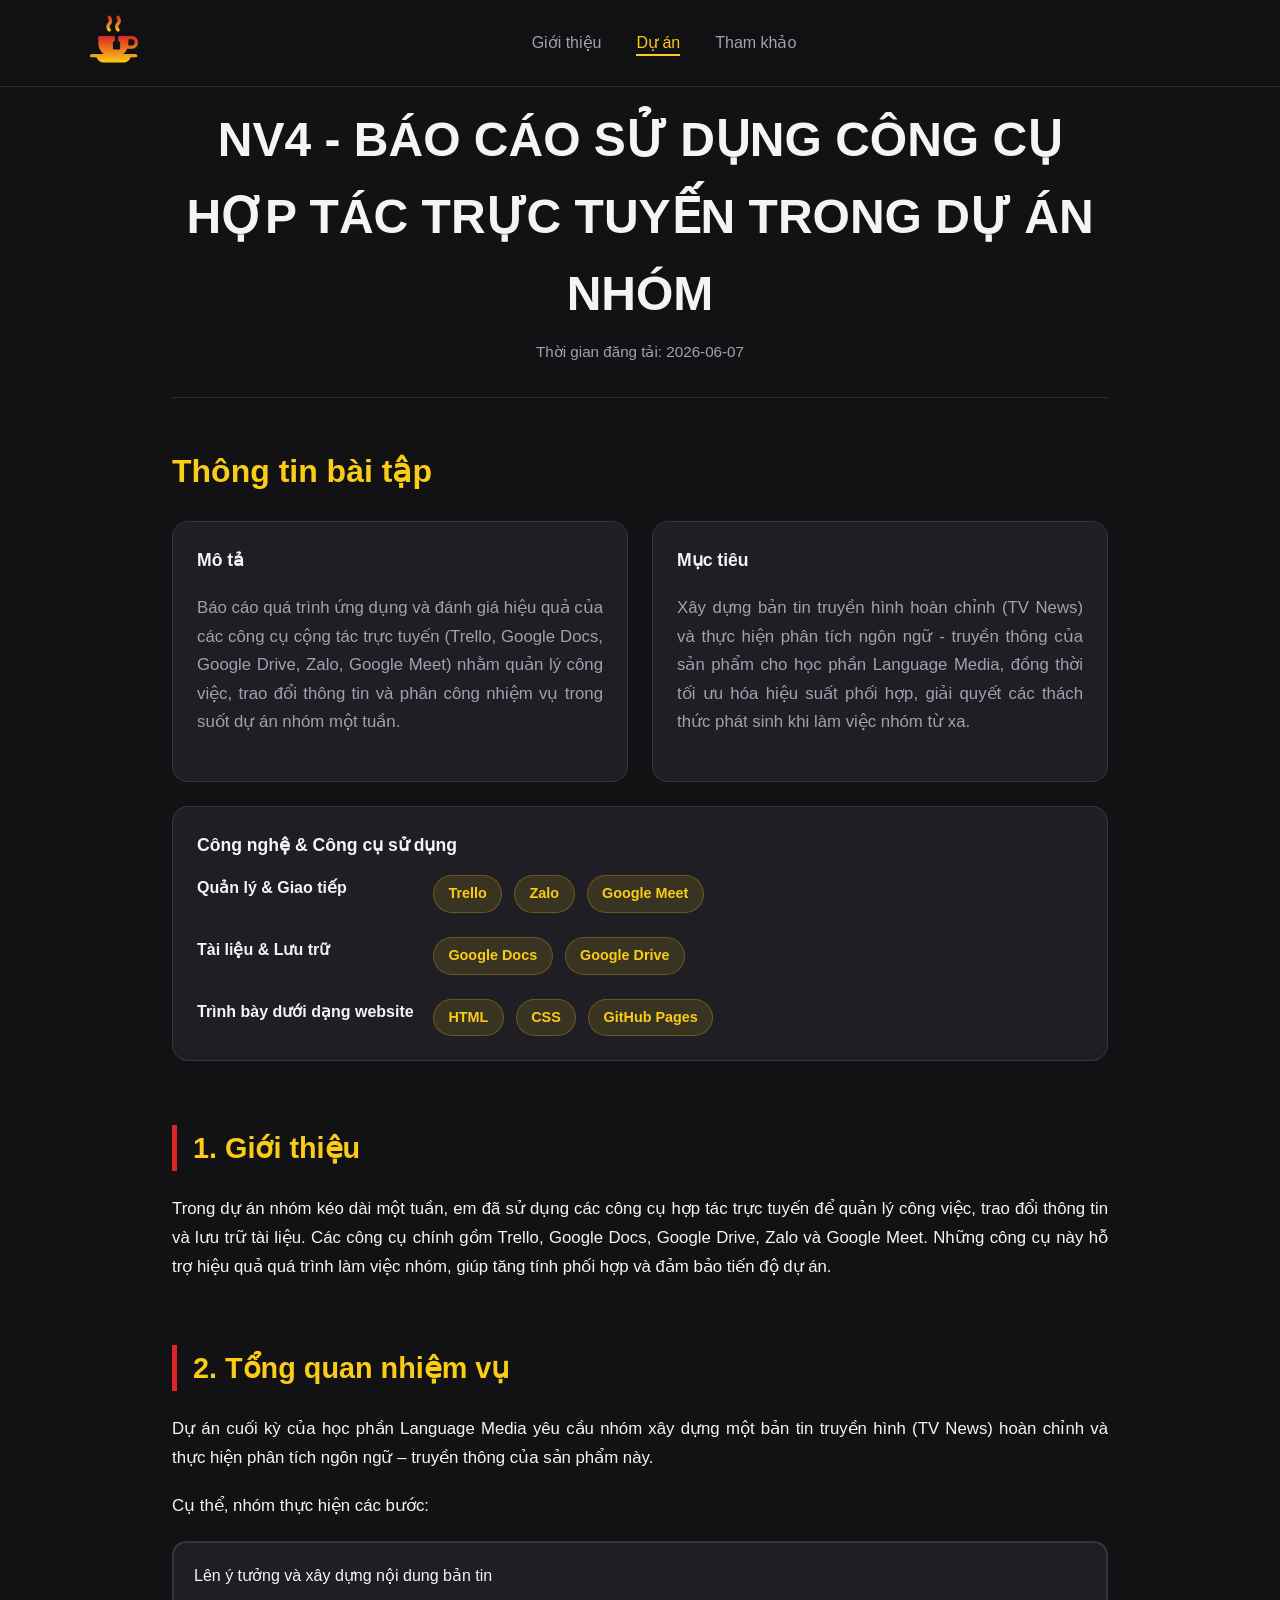
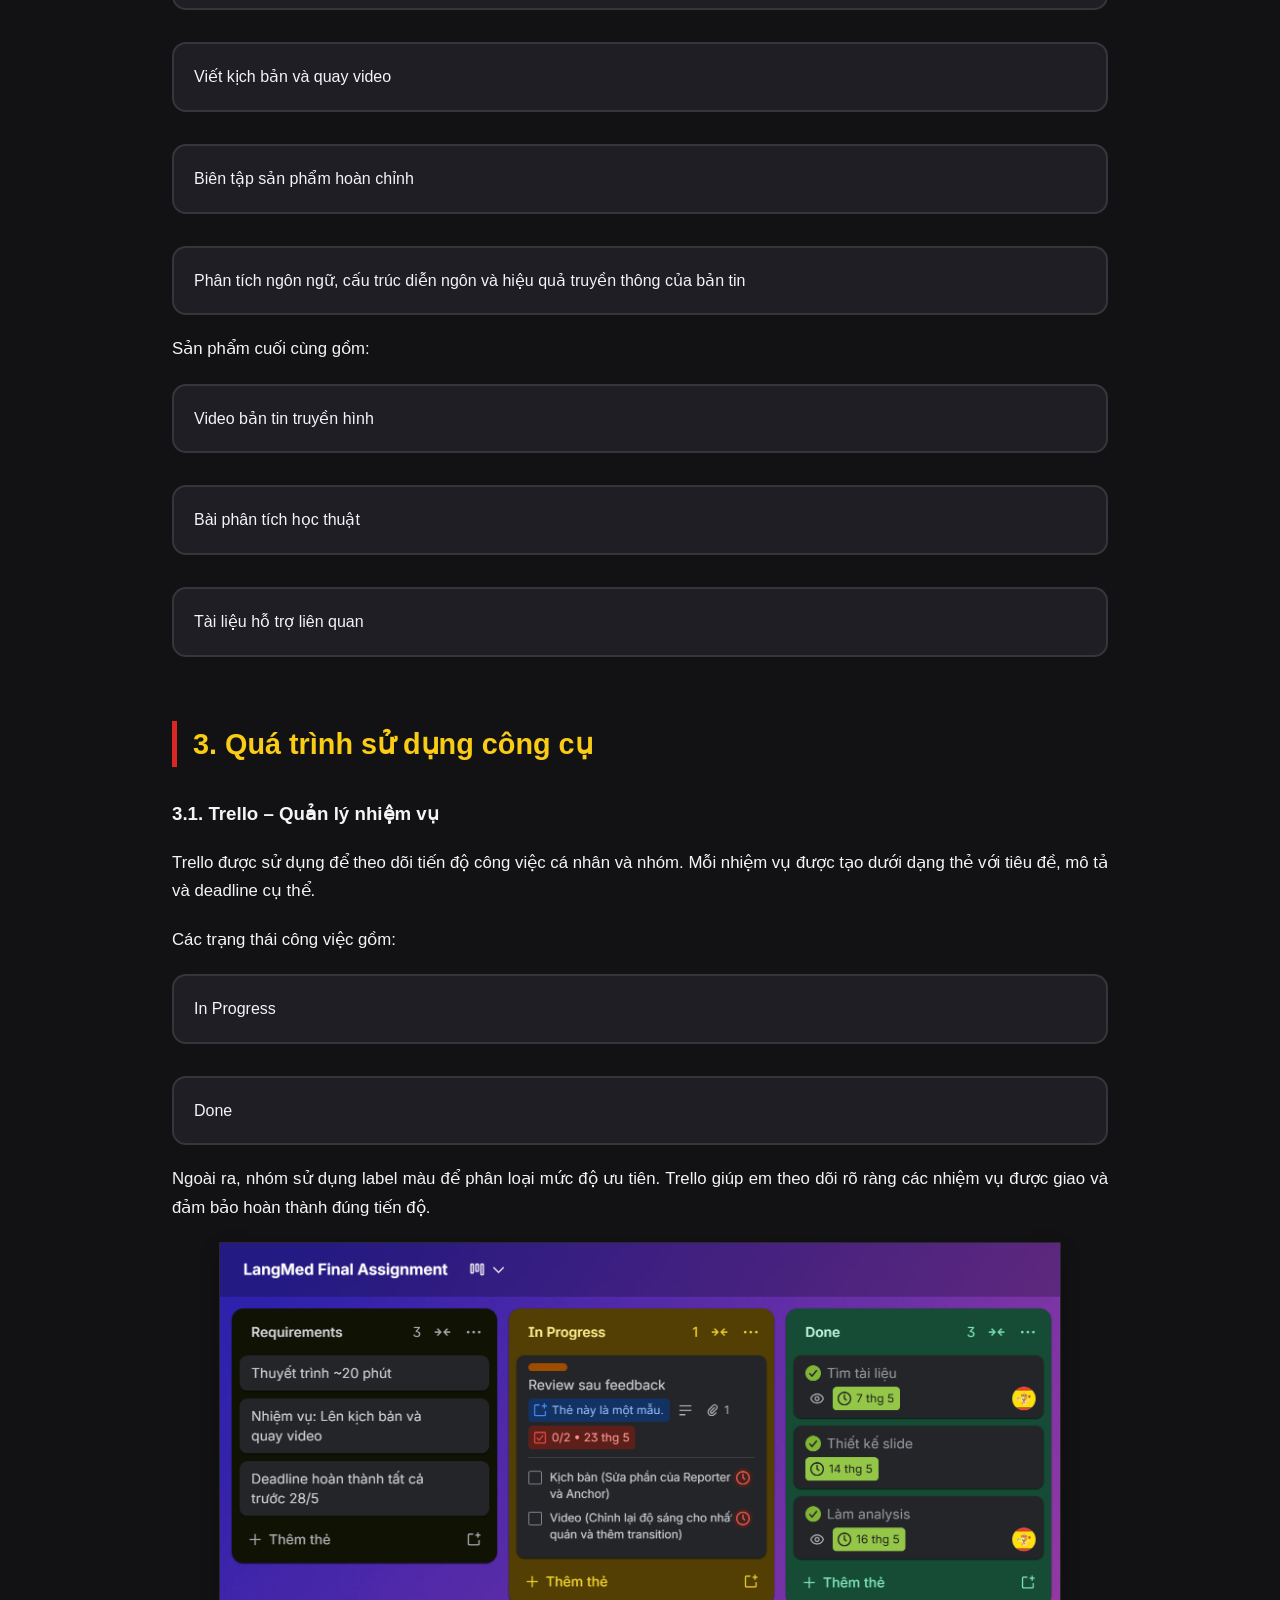
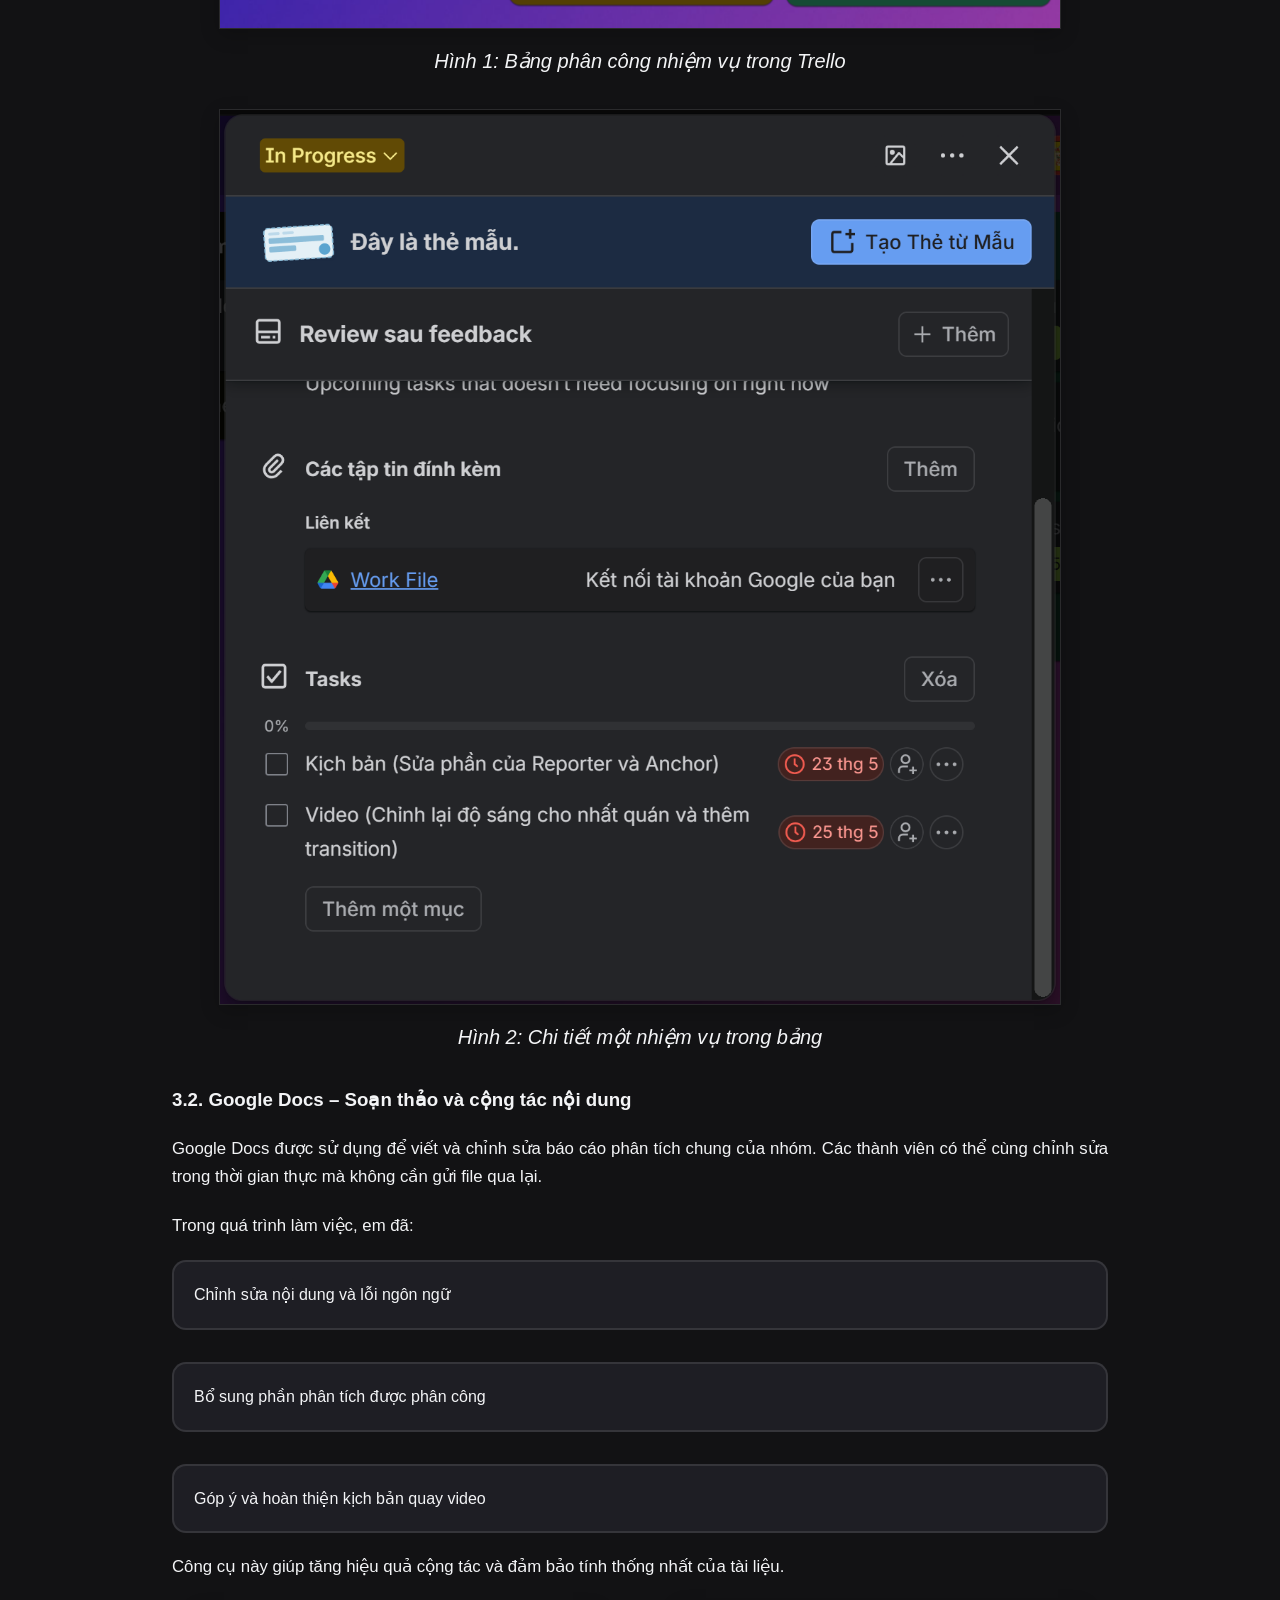
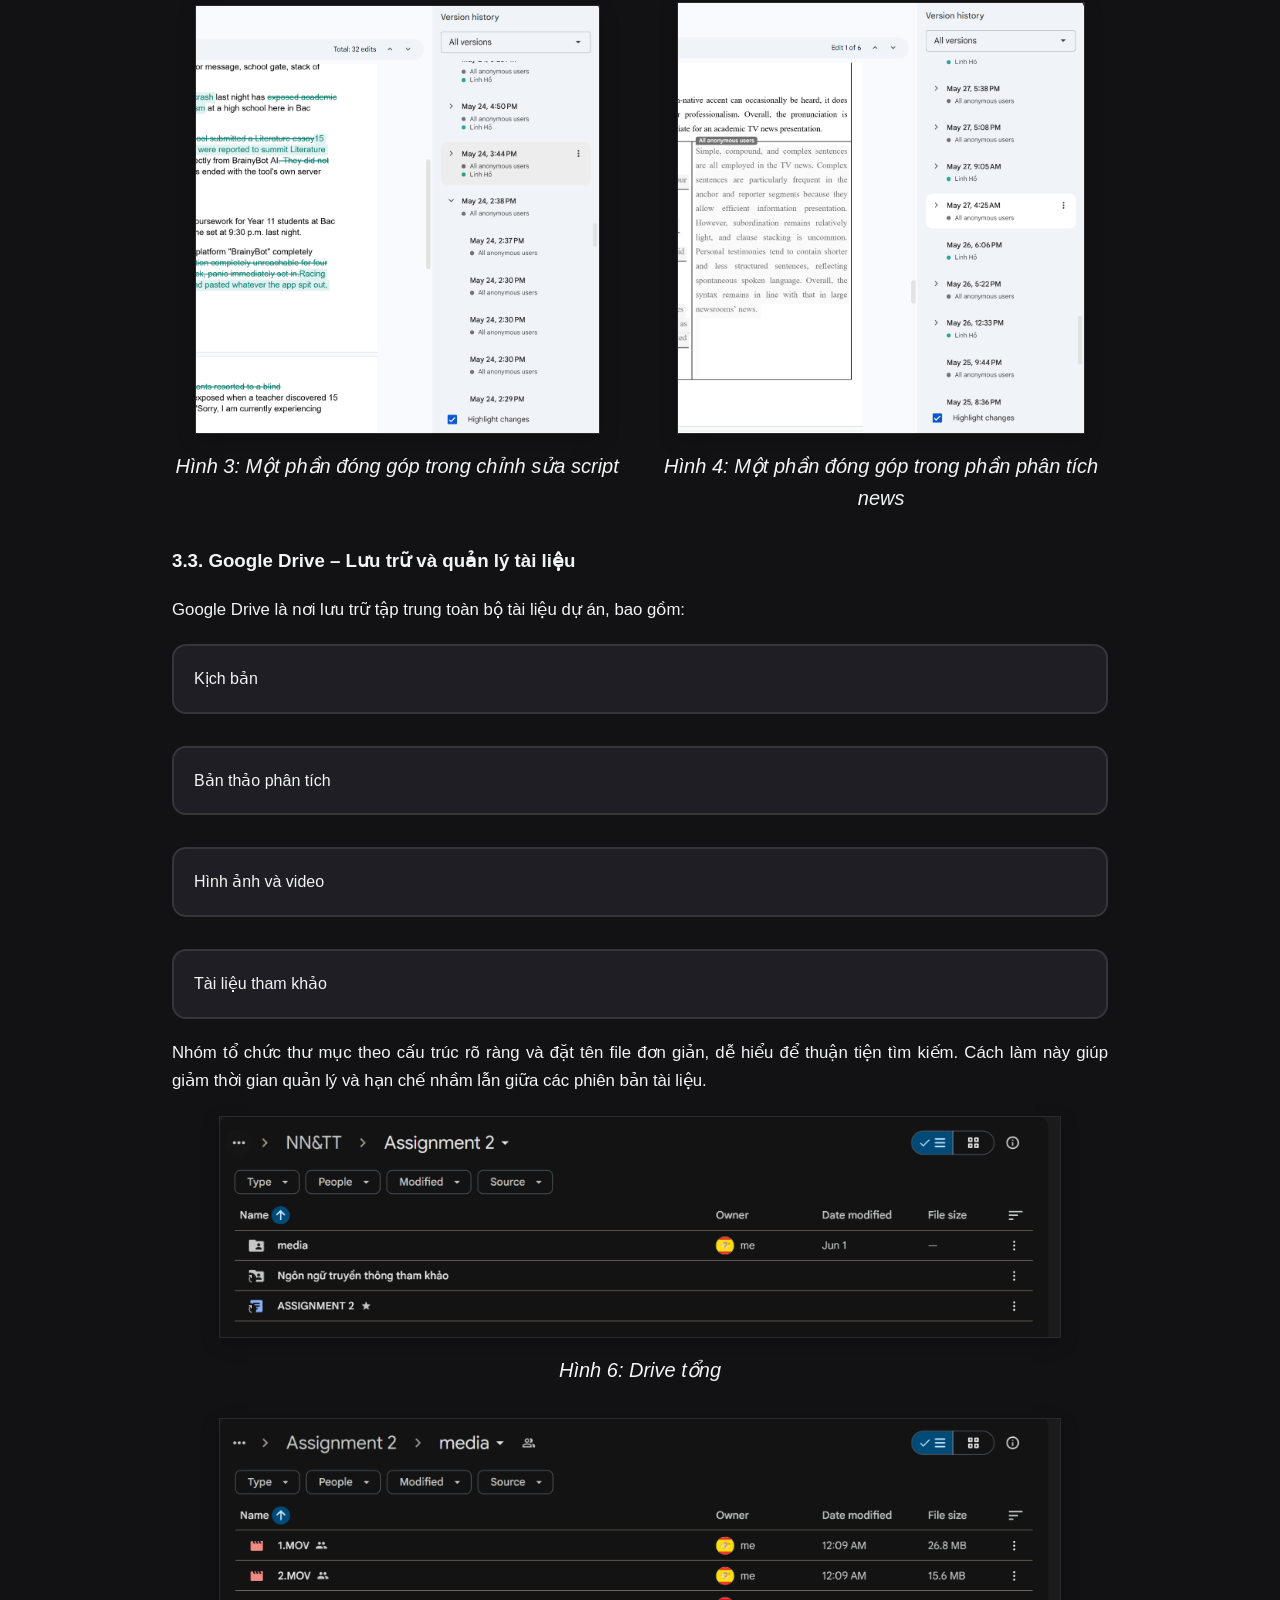
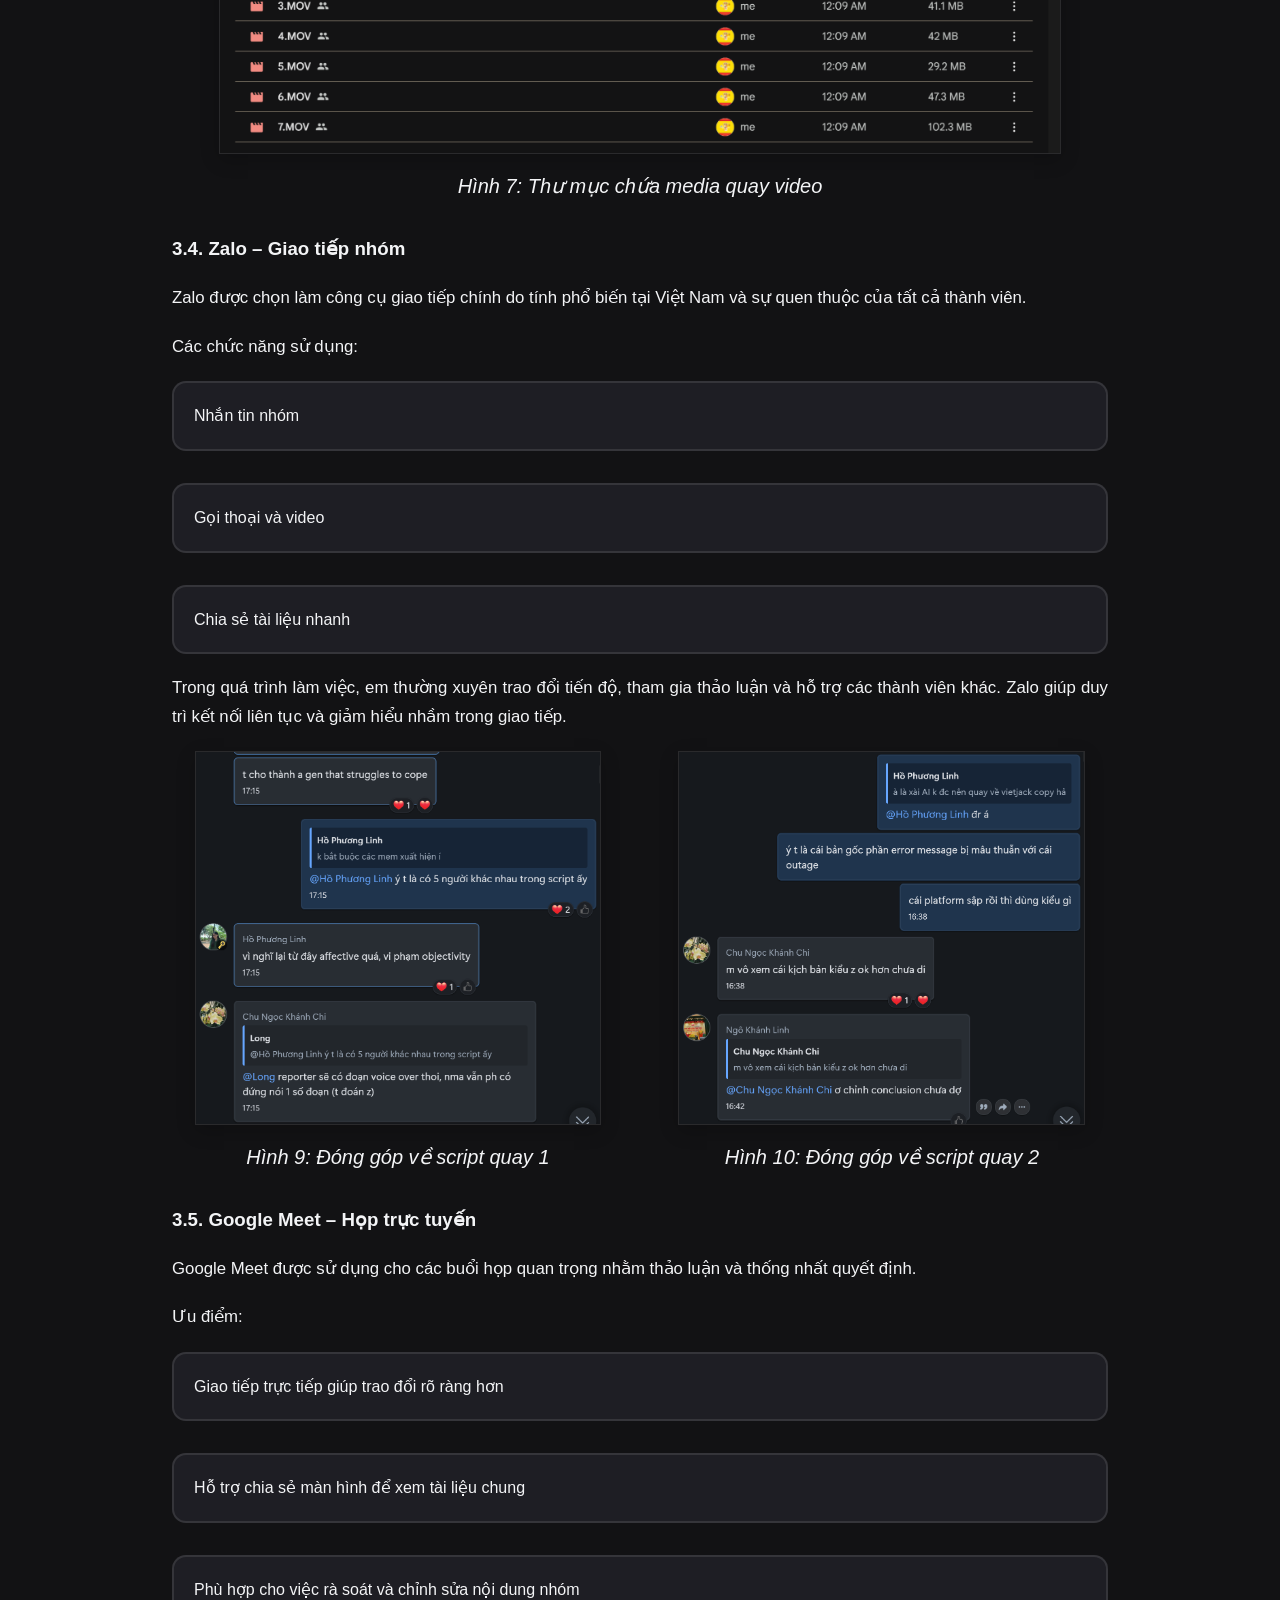
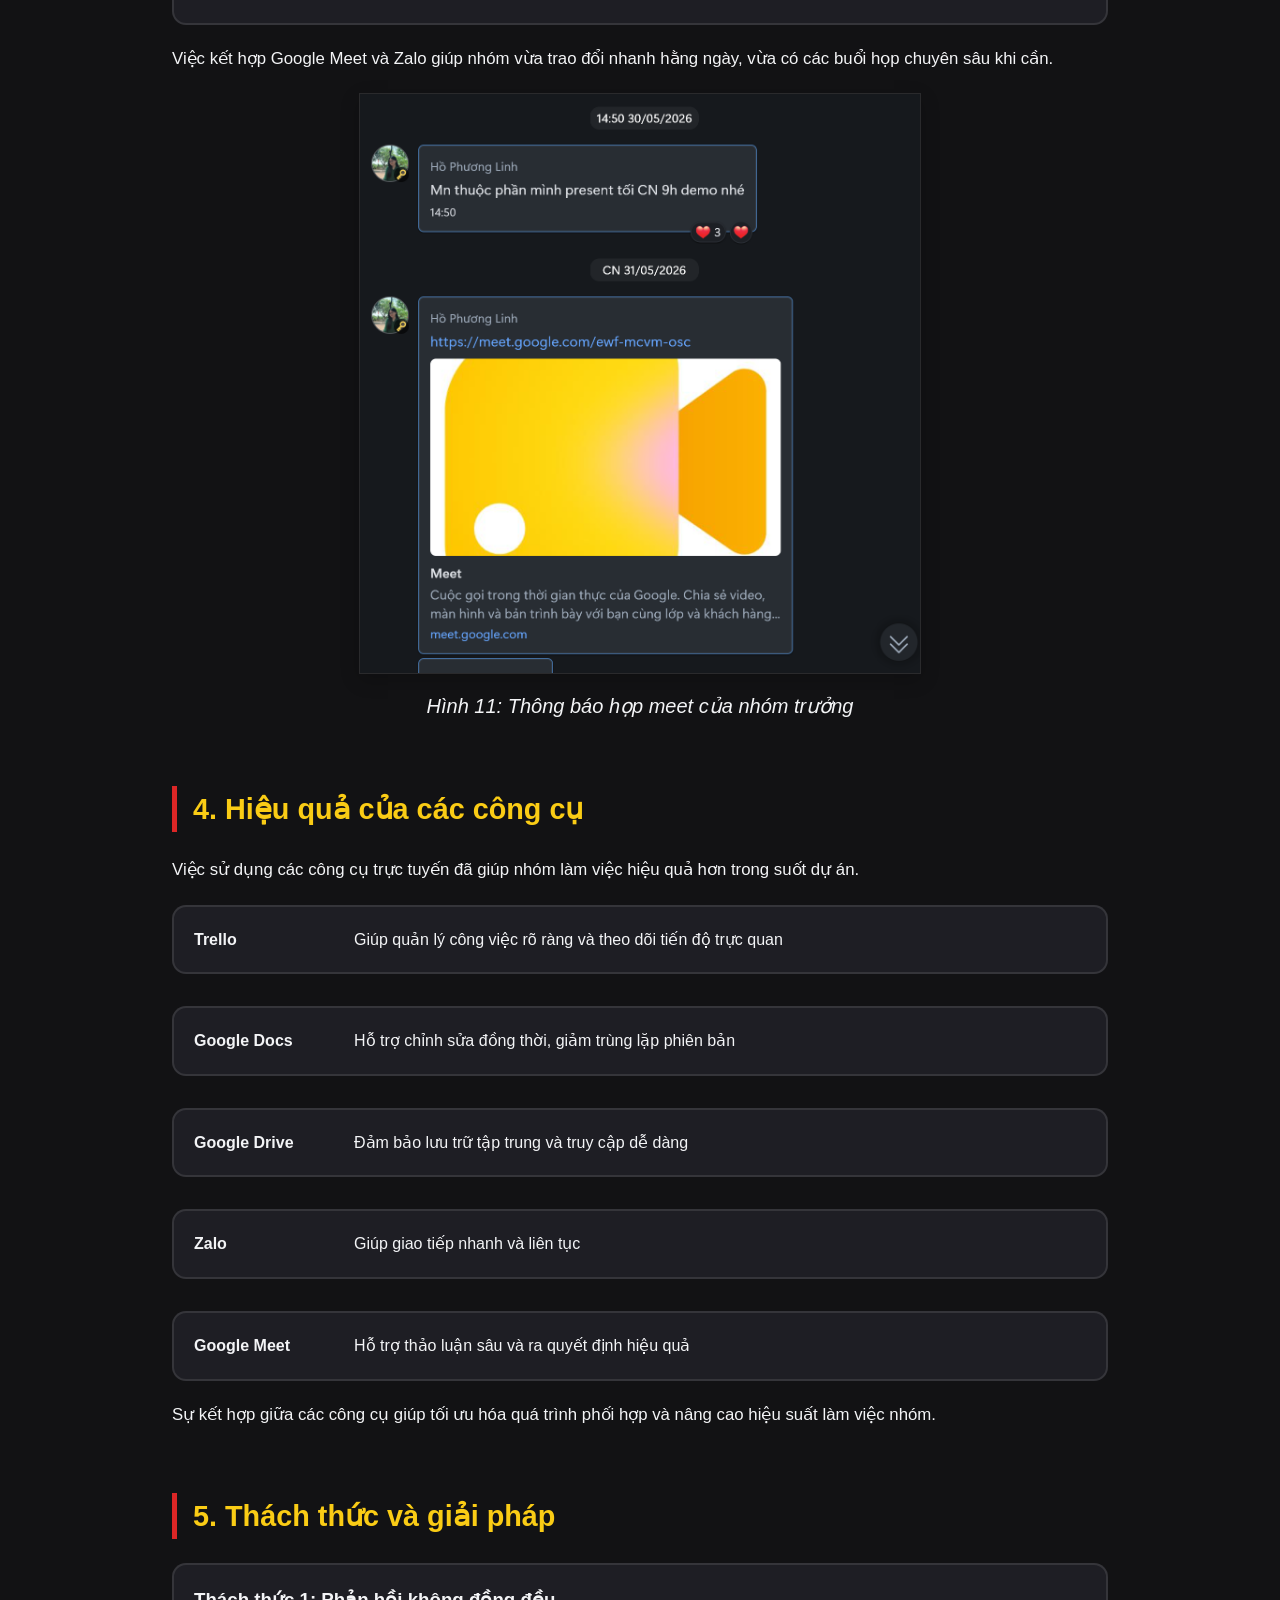
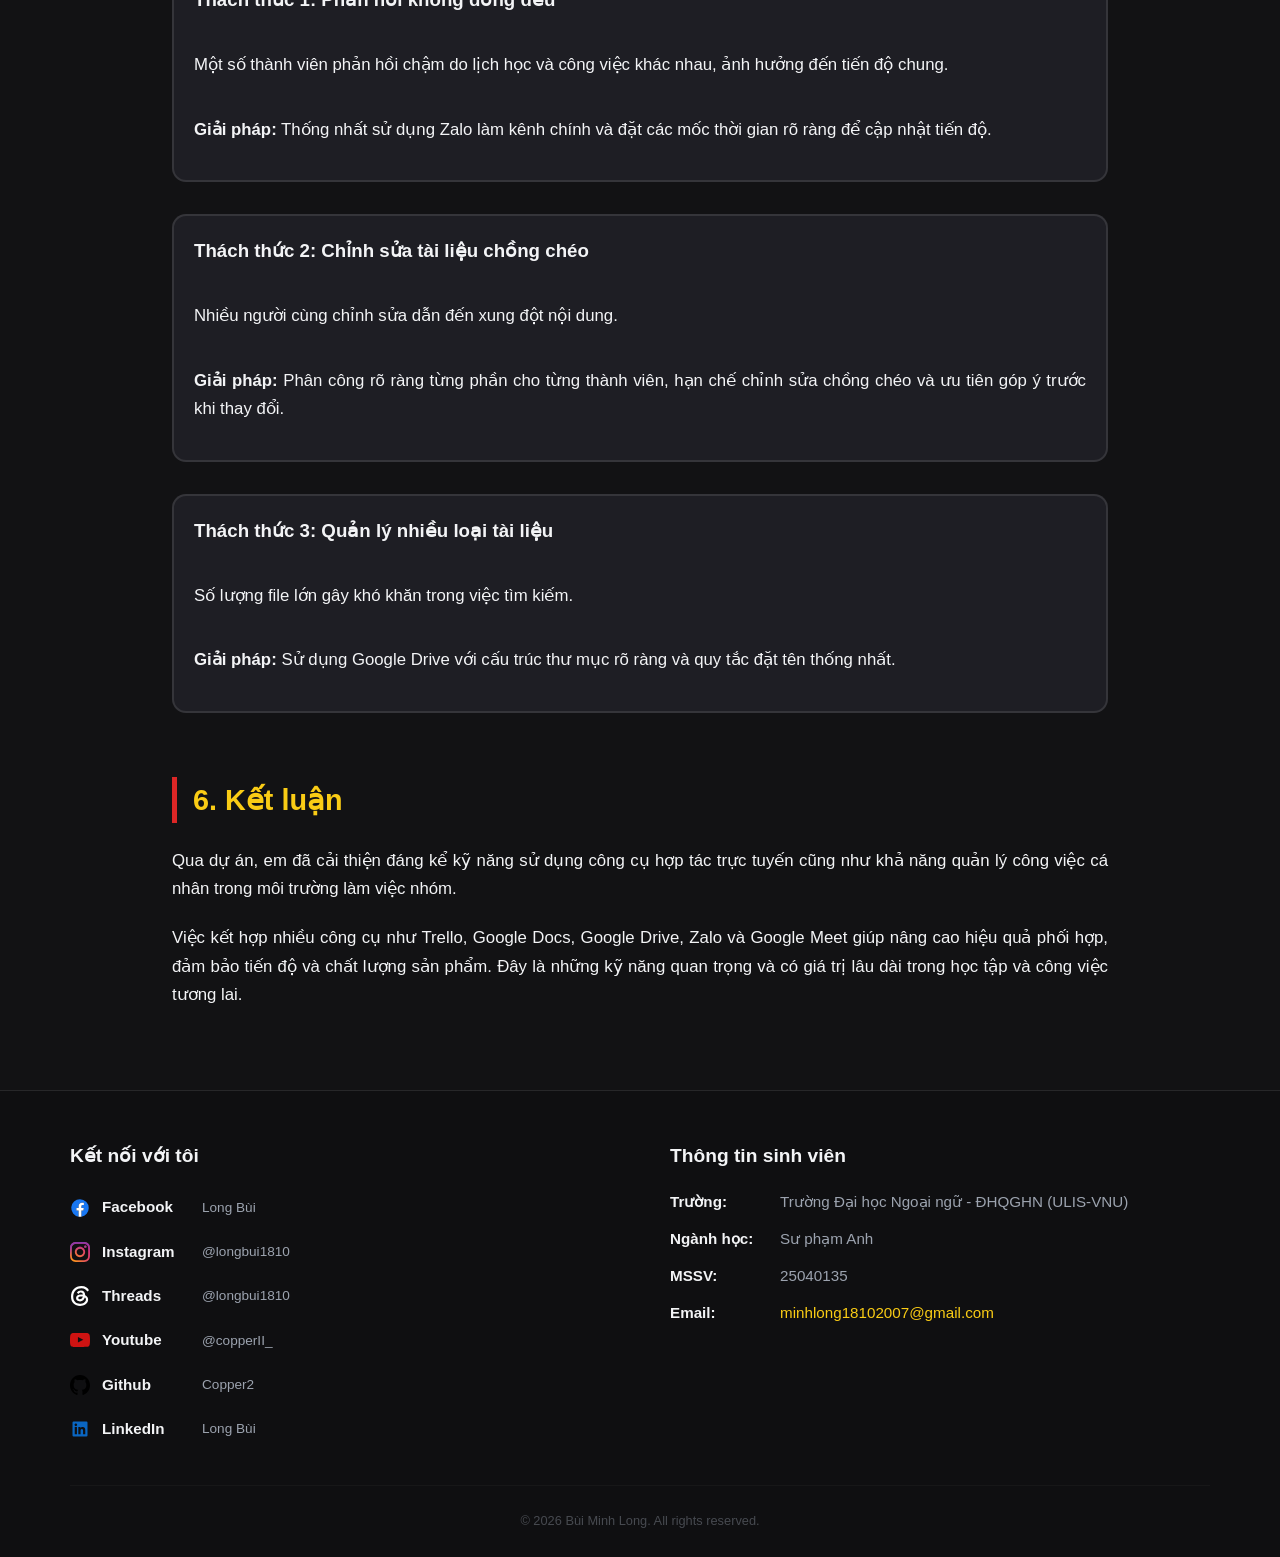
<file: pages/projects/project4.html>
<!doctype html>
<html lang="en">
	<head>
		<meta charset="UTF-8" />
		<meta name="viewport" content="width=device-width, initial-scale=1.0" />
		<title>Nhiệm vụ 4</title>
		<link rel="stylesheet" href="../../css/global.css" />
		<link rel="stylesheet" href="../../css/pages/mission.css" />
		<link rel="stylesheet" href="../../css/pages/mission4.css" />
	</head>
	<body>
		<header>
			<nav class="navbar">
				<a href="../../index.html">
					<img
						src="../../assets/logo/teacup.svg"
						alt="logo"
						class="logo"
					/>
				</a>

				<ul class="nav-links">
					<li><a href="../../index.html">Giới thiệu</a></li>
					<li>
						<a href="../projects.html" class="active">Dự án</a>
					</li>
					<li><a href="../summary.html">Tham khảo</a></li>
				</ul>

				<div class="nav-toggles">
					<!-- <button
						class="toggle-btn theme-toggle"
						id="theme-toggle-btn"
						aria-label="Toggle Dark/Light Mode"
					>
						<img
							src="#"
							alt="Theme Icon"
							class="icon"
							id="theme-icon-img"
						/>
					</button> -->
				</div>
			</nav>
		</header>

		<main class="md-document">
			<h1 class="md-h1">
				NV4 - BÁO CÁO SỬ DỤNG CÔNG CỤ HỢP TÁC TRỰC TUYẾN TRONG DỰ ÁN
				NHÓM
			</h1>
			<p class="md-date">Thời gian đăng tải: 2026-06-07</p>

			<section class="md-info">
				<h2 class="md-info-h2">Thông tin bài tập</h2>

				<div class="md-info-grid">
					<div class="md-info-card">
						<h3 class="md-info-h3">Mô tả</h3>
						<p class="md-p-content">
							Báo cáo quá trình ứng dụng và đánh giá hiệu quả của
							các công cụ cộng tác trực tuyến (Trello, Google
							Docs, Google Drive, Zalo, Google Meet) nhằm quản lý
							công việc, trao đổi thông tin và phân công nhiệm vụ
							trong suốt dự án nhóm một tuần.
						</p>
					</div>

					<div class="md-info-card">
						<h3 class="md-info-h3">Mục tiêu</h3>
						<p class="md-p-content">
							Xây dựng bản tin truyền hình hoàn chỉnh (TV News) và
							thực hiện phân tích ngôn ngữ - truyền thông của sản
							phẩm cho học phần Language Media, đồng thời tối ưu
							hóa hiệu suất phối hợp, giải quyết các thách thức
							phát sinh khi làm việc nhóm từ xa.
						</p>
					</div>
				</div>

				<div class="md-info-card">
					<h3 class="md-info-h3">Công nghệ & Công cụ sử dụng</h3>
					<div class="md-tech-list">
						<div class="md-tech-row">
							<span class="md-tech-label"
								>Quản lý & Giao tiếp</span
							>
							<div class="md-tags">
								<span class="md-tag">Trello</span>
								<span class="md-tag">Zalo</span>
								<span class="md-tag">Google Meet</span>
							</div>
						</div>

						<div class="md-tech-row">
							<span class="md-tech-label"
								>Tài liệu & Lưu trữ</span
							>
							<div class="md-tags">
								<span class="md-tag">Google Docs</span>
								<span class="md-tag">Google Drive</span>
							</div>
						</div>

						<div class="md-tech-row">
							<span class="md-tech-label"
								>Trình bày dưới dạng website</span
							>
							<div class="md-tags">
								<span class="md-tag">HTML</span>
								<span class="md-tag">CSS</span>
								<span class="md-tag">GitHub Pages</span>
							</div>
						</div>
					</div>
				</div>
			</section>

			<section class="md-section">
				<h2 class="md-h2">1. Giới thiệu</h2>
				<p class="md-p-content">
					Trong dự án nhóm kéo dài một tuần, em đã sử dụng các công cụ
					hợp tác trực tuyến để quản lý công việc, trao đổi thông tin
					và lưu trữ tài liệu. Các công cụ chính gồm Trello, Google
					Docs, Google Drive, Zalo và Google Meet. Những công cụ này
					hỗ trợ hiệu quả quá trình làm việc nhóm, giúp tăng tính phối
					hợp và đảm bảo tiến độ dự án.
				</p>
			</section>

			<section class="md-section">
				<h2 class="md-h2">2. Tổng quan nhiệm vụ</h2>
				<p class="md-p-content">
					Dự án cuối kỳ của học phần Language Media yêu cầu nhóm xây
					dựng một bản tin truyền hình (TV News) hoàn chỉnh và thực
					hiện phân tích ngôn ngữ – truyền thông của sản phẩm này.
				</p>
				<p class="md-p-content">Cụ thể, nhóm thực hiện các bước:</p>
				<ul class="md-list">
					<li class="md-item">
						Lên ý tưởng và xây dựng nội dung bản tin
					</li>
					<li class="md-item">Viết kịch bản và quay video</li>
					<li class="md-item">Biên tập sản phẩm hoàn chỉnh</li>
					<li class="md-item">
						Phân tích ngôn ngữ, cấu trúc diễn ngôn và hiệu quả
						truyền thông của bản tin
					</li>
				</ul>
				<p class="md-p-content">Sản phẩm cuối cùng gồm:</p>
				<ul class="md-list">
					<li class="md-item">Video bản tin truyền hình</li>
					<li class="md-item">Bài phân tích học thuật</li>
					<li class="md-item">Tài liệu hỗ trợ liên quan</li>
				</ul>
			</section>

			<section class="md-section">
				<h2 class="md-h2">3. Quá trình sử dụng công cụ</h2>

				<h3 class="md-h3">3.1. Trello – Quản lý nhiệm vụ</h3>
				<p class="md-p-content">
					Trello được sử dụng để theo dõi tiến độ công việc cá nhân và
					nhóm. Mỗi nhiệm vụ được tạo dưới dạng thẻ với tiêu đề, mô tả
					và deadline cụ thể.
				</p>
				<p class="md-p-content">Các trạng thái công việc gồm:</p>
				<ul class="md-list">
					<li class="md-item">In Progress</li>
					<li class="md-item">Done</li>
				</ul>
				<p class="md-p-content">
					Ngoài ra, nhóm sử dụng label màu để phân loại mức độ ưu
					tiên. Trello giúp em theo dõi rõ ràng các nhiệm vụ được giao
					và đảm bảo hoàn thành đúng tiến độ.
				</p>

				<div class="md-media-group" id="md-media-group-1">
					<figure>
						<img
							class="md-illustration"
							src="../../assets/data/media4/image001.png"
							alt="Bảng phân công nhiệm vụ trong Trello"
						/>
						<figcaption>
							<em
								>Hình 1: Bảng phân công nhiệm vụ trong
								Trello</em
							>
						</figcaption>
					</figure>
					<figure>
						<img
							class="md-illustration"
							src="../../assets/data/media4/image002.png"
							alt="Chi tiết một nhiệm vụ trong bảng"
						/>
						<figcaption>
							<em>Hình 2: Chi tiết một nhiệm vụ trong bảng</em>
						</figcaption>
					</figure>
				</div>

				<h3 class="md-h3">
					3.2. Google Docs – Soạn thảo và cộng tác nội dung
				</h3>
				<p class="md-p-content">
					Google Docs được sử dụng để viết và chỉnh sửa báo cáo phân
					tích chung của nhóm. Các thành viên có thể cùng chỉnh sửa
					trong thời gian thực mà không cần gửi file qua lại.
				</p>
				<p class="md-p-content">Trong quá trình làm việc, em đã:</p>
				<ul class="md-list">
					<li class="md-item">Chỉnh sửa nội dung và lỗi ngôn ngữ</li>
					<li class="md-item">
						Bổ sung phần phân tích được phân công
					</li>
					<li class="md-item">
						Góp ý và hoàn thiện kịch bản quay video
					</li>
				</ul>
				<p class="md-p-content">
					Công cụ này giúp tăng hiệu quả cộng tác và đảm bảo tính
					thống nhất của tài liệu.
				</p>

				<div class="md-media-group">
					<figure>
						<img
							class="md-illustration"
							src="../../assets/data/media4/image003.png"
							alt="Một phần đóng góp trong chỉnh sửa script"
						/>
						<figcaption>
							<em
								>Hình 3: Một phần đóng góp trong chỉnh sửa
								script</em
							>
						</figcaption>
					</figure>
					<figure>
						<img
							class="md-illustration"
							src="../../assets/data/media4/image004.png"
							alt="Một phần đóng góp trong phần phân tích news"
						/>
						<figcaption>
							<em
								>Hình 4: Một phần đóng góp trong phần phân tích
								news</em
							>
						</figcaption>
					</figure>
				</div>

				<h3 class="md-h3">
					3.3. Google Drive – Lưu trữ và quản lý tài liệu
				</h3>
				<p class="md-p-content">
					Google Drive là nơi lưu trữ tập trung toàn bộ tài liệu dự
					án, bao gồm:
				</p>
				<ul class="md-list">
					<li class="md-item">Kịch bản</li>
					<li class="md-item">Bản thảo phân tích</li>
					<li class="md-item">Hình ảnh và video</li>
					<li class="md-item">Tài liệu tham khảo</li>
				</ul>
				<p class="md-p-content">
					Nhóm tổ chức thư mục theo cấu trúc rõ ràng và đặt tên file
					đơn giản, dễ hiểu để thuận tiện tìm kiếm. Cách làm này giúp
					giảm thời gian quản lý và hạn chế nhầm lẫn giữa các phiên
					bản tài liệu.
				</p>

				<div class="md-media-group" id="md-media-group-3">
					<figure>
						<img
							class="md-illustration"
							src="../../assets/data/media4/image005.png"
							alt="Drive tổng"
						/>
						<figcaption><em>Hình 6: Drive tổng</em></figcaption>
					</figure>
					<figure>
						<img
							class="md-illustration"
							src="../../assets/data/media4/image006.png"
							alt="Thư mục chứa media quay video"
						/>
						<figcaption>
							<em>Hình 7: Thư mục chứa media quay video</em>
						</figcaption>
					</figure>
				</div>

				<h3 class="md-h3">3.4. Zalo – Giao tiếp nhóm</h3>
				<p class="md-p-content">
					Zalo được chọn làm công cụ giao tiếp chính do tính phổ biến
					tại Việt Nam và sự quen thuộc của tất cả thành viên.
				</p>
				<p class="md-p-content">Các chức năng sử dụng:</p>
				<ul class="md-list">
					<li class="md-item">Nhắn tin nhóm</li>
					<li class="md-item">Gọi thoại và video</li>
					<li class="md-item">Chia sẻ tài liệu nhanh</li>
				</ul>
				<p class="md-p-content">
					Trong quá trình làm việc, em thường xuyên trao đổi tiến độ,
					tham gia thảo luận và hỗ trợ các thành viên khác. Zalo giúp
					duy trì kết nối liên tục và giảm hiểu nhầm trong giao tiếp.
				</p>

				<div class="md-media-group">
					<figure>
						<img
							class="md-illustration"
							src="../../assets/data/media4/image007.png"
							alt="Đóng góp về script quay 1"
						/>
						<figcaption>
							<em>Hình 9: Đóng góp về script quay 1</em>
						</figcaption>
					</figure>
					<figure>
						<img
							class="md-illustration"
							src="../../assets/data/media4/image008.png"
							alt="Đóng góp về script quay 2"
						/>
						<figcaption>
							<em>Hình 10: Đóng góp về script quay 2</em>
						</figcaption>
					</figure>
				</div>

				<h3 class="md-h3">3.5. Google Meet – Họp trực tuyến</h3>
				<p class="md-p-content">
					Google Meet được sử dụng cho các buổi họp quan trọng nhằm
					thảo luận và thống nhất quyết định.
				</p>
				<p class="md-p-content">Ưu điểm:</p>
				<ul class="md-list">
					<li class="md-item">
						Giao tiếp trực tiếp giúp trao đổi rõ ràng hơn
					</li>
					<li class="md-item">
						Hỗ trợ chia sẻ màn hình để xem tài liệu chung
					</li>
					<li class="md-item">
						Phù hợp cho việc rà soát và chỉnh sửa nội dung nhóm
					</li>
				</ul>
				<p class="md-p-content">
					Việc kết hợp Google Meet và Zalo giúp nhóm vừa trao đổi
					nhanh hằng ngày, vừa có các buổi họp chuyên sâu khi cần.
				</p>
				<div class="md-media-group" id="md-media-group-4">
					<figure>
						<img
							class="md-illustration"
							src="../../assets/data/media4/image009.png"
							alt="Thông báo họp meet của nhóm trưởng"
						/>
						<figcaption>
							<em>Hình 11: Thông báo họp meet của nhóm trưởng</em>
						</figcaption>
					</figure>
				</div>
			</section>

			<section class="md-section">
				<h2 class="md-h2">4. Hiệu quả của các công cụ</h2>
				<p class="md-p-content">
					Việc sử dụng các công cụ trực tuyến đã giúp nhóm làm việc
					hiệu quả hơn trong suốt dự án.
				</p>
				<ul class="md-list">
					<li class="md-item">
						<strong>Trello</strong> Giúp quản lý công việc rõ ràng
						và theo dõi tiến độ trực quan
					</li>
					<li class="md-item">
						<strong>Google Docs</strong> Hỗ trợ chỉnh sửa đồng thời,
						giảm trùng lặp phiên bản
					</li>
					<li class="md-item">
						<strong>Google Drive</strong> Đảm bảo lưu trữ tập trung
						và truy cập dễ dàng
					</li>
					<li class="md-item">
						<strong>Zalo</strong> Giúp giao tiếp nhanh và liên tục
					</li>
					<li class="md-item">
						<strong>Google Meet</strong> Hỗ trợ thảo luận sâu và ra
						quyết định hiệu quả
					</li>
				</ul>
				<p class="md-p-content">
					Sự kết hợp giữa các công cụ giúp tối ưu hóa quá trình phối
					hợp và nâng cao hiệu suất làm việc nhóm.
				</p>
			</section>

			<section class="md-section">
				<h2 class="md-h2">5. Thách thức và giải pháp</h2>

				<ul class="md-list">
					<li class="md-item" id="md-item-challenges">
						<h3 class="md-h3">
							Thách thức 1: Phản hồi không đồng đều
						</h3>
						<p class="md-p-content">
							Một số thành viên phản hồi chậm do lịch học và công
							việc khác nhau, ảnh hưởng đến tiến độ chung.
						</p>
						<p class="md-p-content">
							<strong>Giải pháp:</strong> Thống nhất sử dụng Zalo
							làm kênh chính và đặt các mốc thời gian rõ ràng để
							cập nhật tiến độ.
						</p>
					</li>

					<li class="md-item" id="md-item-challenges">
						<h3 class="md-h3">
							Thách thức 2: Chỉnh sửa tài liệu chồng chéo
						</h3>
						<p class="md-p-content">
							Nhiều người cùng chỉnh sửa dẫn đến xung đột nội
							dung.
						</p>
						<p class="md-p-content">
							<strong>Giải pháp:</strong> Phân công rõ ràng từng
							phần cho từng thành viên, hạn chế chỉnh sửa chồng
							chéo và ưu tiên góp ý trước khi thay đổi.
						</p>
					</li>

					<li class="md-item" id="md-item-challenges">
						<h3 class="md-h3">
							Thách thức 3: Quản lý nhiều loại tài liệu
						</h3>
						<p class="md-p-content">
							Số lượng file lớn gây khó khăn trong việc tìm kiếm.
						</p>
						<p class="md-p-content">
							<strong>Giải pháp:</strong> Sử dụng Google Drive với
							cấu trúc thư mục rõ ràng và quy tắc đặt tên thống
							nhất.
						</p>
					</li>
				</ul>
			</section>

			<section class="md-section">
				<h2 class="md-h2">6. Kết luận</h2>
				<p class="md-p-content">
					Qua dự án, em đã cải thiện đáng kể kỹ năng sử dụng công cụ
					hợp tác trực tuyến cũng như khả năng quản lý công việc cá
					nhân trong môi trường làm việc nhóm.
				</p>
				<p class="md-p-content">
					Việc kết hợp nhiều công cụ như Trello, Google Docs, Google
					Drive, Zalo và Google Meet giúp nâng cao hiệu quả phối hợp,
					đảm bảo tiến độ và chất lượng sản phẩm. Đây là những kỹ năng
					quan trọng và có giá trị lâu dài trong học tập và công việc
					tương lai.
				</p>
			</section>
		</main>

		<footer class="site-footer">
			<div class="footer-container">
				<div class="footer-left">
					<h3 class="footer-title">Kết nối với tôi</h3>
					<div class="social-grid">
						<a
							href="https://www.facebook.com/longbui1810"
							class="social-item"
							target="_blank"
						>
							<img
								src="../../assets/logo/social-media/facebook.svg"
								alt="Facebook"
								class="icon"
							/>
							<span class="social-name">Facebook</span>
							<span class="social-username">Long Bùi</span>
						</a>

						<a
							href="https://www.instagram.com/longbui1810"
							class="social-item"
							target="_blank"
						>
							<img
								src="../../assets/logo/social-media/instagram.svg"
								alt="Instagram"
								class="icon"
							/>
							<span class="social-name">Instagram</span>
							<span class="social-username">@longbui1810</span>
						</a>

						<a
							href="https://www.threads.net/@longbui1810"
							class="social-item"
							target="_blank"
						>
							<img
								src="../../assets/logo/social-media/threads.svg"
								alt="Threads"
								class="icon"
							/>
							<span class="social-name">Threads</span>
							<span class="social-username">@longbui1810</span>
						</a>

						<a
							href="https://www.youtube.com/@copperII_"
							class="social-item"
							target="_blank"
						>
							<img
								src="../../assets/logo/social-media/youtube.svg"
								alt="Youtube"
								class="icon"
							/>
							<span class="social-name">Youtube</span>
							<span class="social-username">@copperII_</span>
						</a>

						<a
							href="https://github.com/Copper2"
							class="social-item"
							target="_blank"
						>
							<img
								src="../../assets/logo/social-media/github.svg"
								alt="Github"
								class="icon"
							/>
							<span class="social-name">Github</span>
							<span class="social-username">Copper2</span>
						</a>

						<a
							href="https://www.linkedin.com/in/longbui1810"
							class="social-item"
							target="_blank"
						>
							<img
								src="../../assets/logo/social-media/linkedin.svg"
								alt="LinkedIn"
								class="icon"
							/>
							<span class="social-name">LinkedIn</span>
							<span class="social-username">Long Bùi</span>
						</a>
					</div>
				</div>

				<div class="footer-right">
					<h3 class="footer-title">Thông tin sinh viên</h3>
					<ul class="info-list">
						<li class="info-item">
							<span class="info-label">Trường:</span>
							<span class="info-value"
								>Trường Đại học Ngoại ngữ - ĐHQGHN
								(ULIS-VNU)</span
							>
						</li>
						<li class="info-item">
							<span class="info-label">Ngành học:</span>
							<span class="info-value">Sư phạm Anh</span>
						</li>
						<li class="info-item">
							<span class="info-label">MSSV:</span>
							<span class="info-value">25040135</span>
						</li>
						<li class="info-item">
							<span class="info-label">Email:</span>
							<span class="info-value">
								<a
									href="mailto:minhlong18102007@gmail.com"
									class="info-email-link"
									>minhlong18102007@gmail.com</a
								>
							</span>
						</li>
					</ul>
				</div>
			</div>

			<div class="footer-bottom">
				<p>&copy; 2026 Bùi Minh Long. All rights reserved.</p>
			</div>
		</footer>
	</body>
	<!-- <script src="../../js/global.js"></script> -->
</html>
</file>
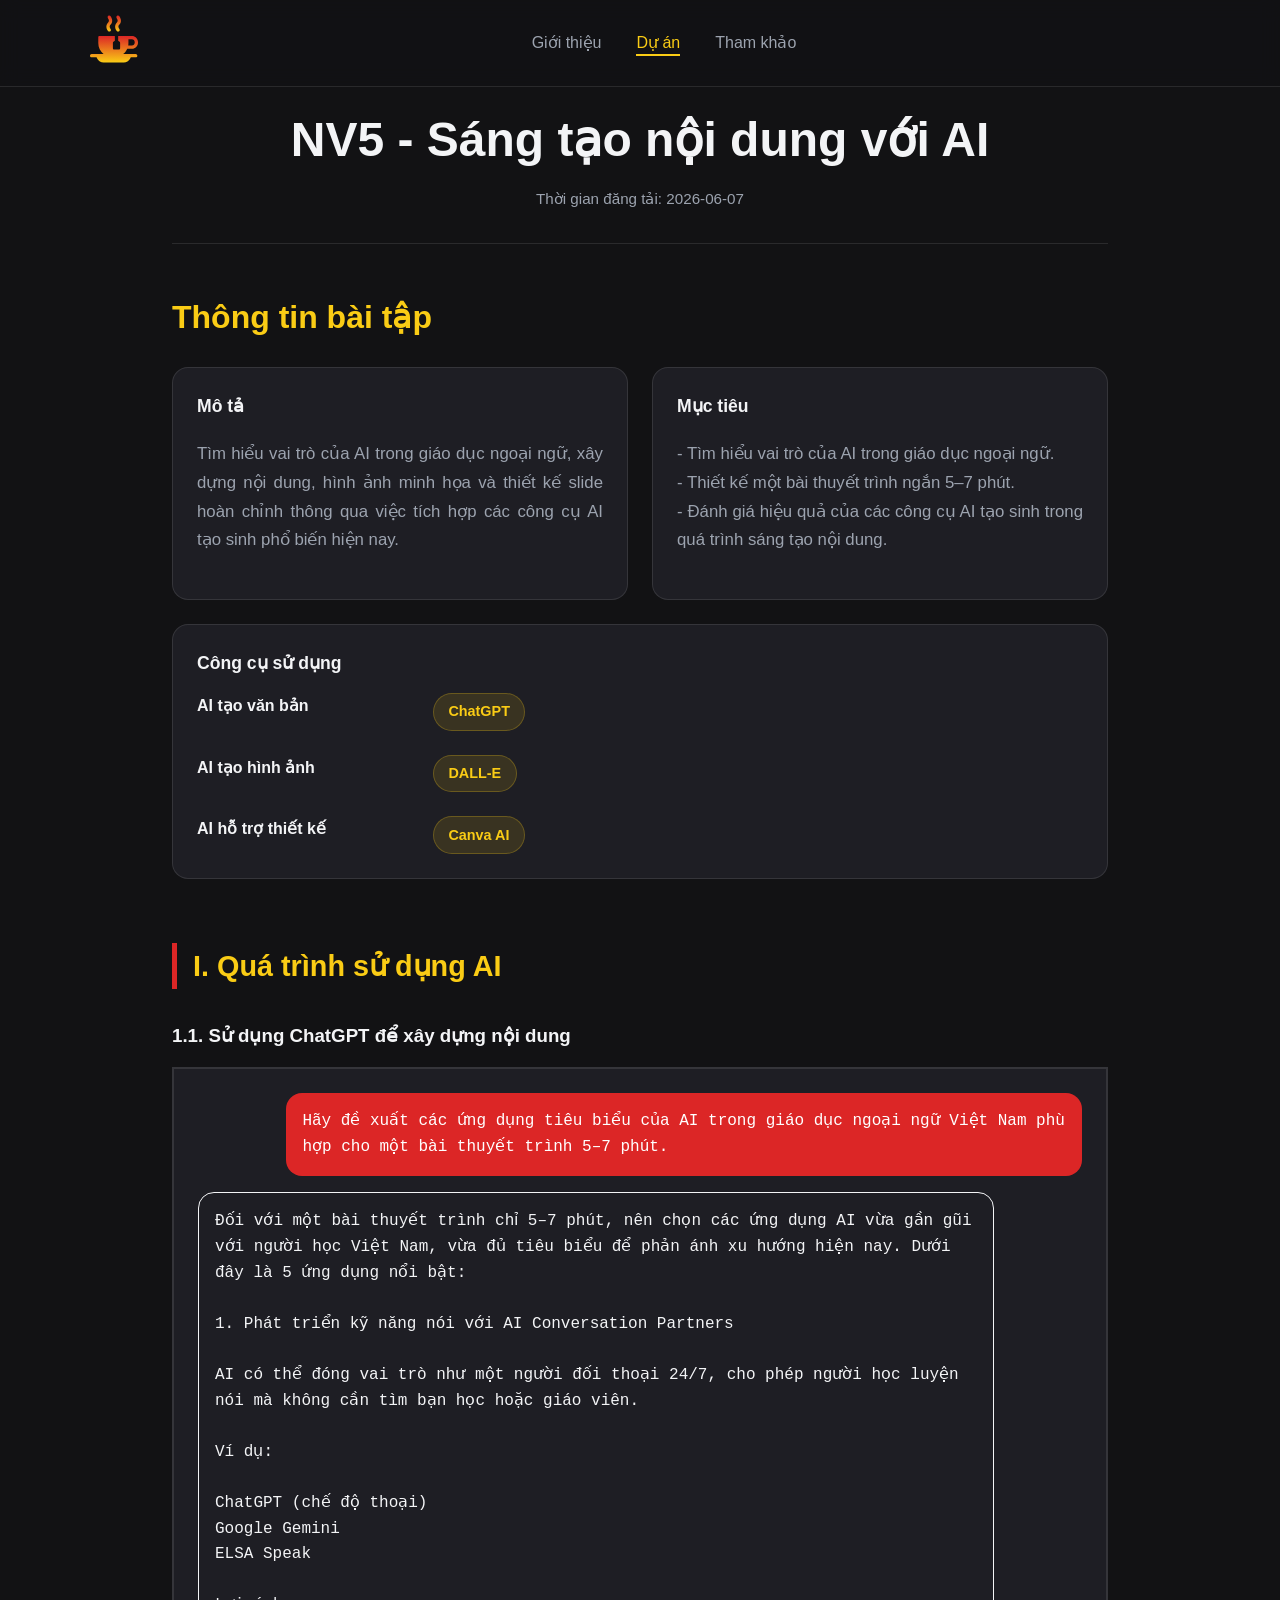
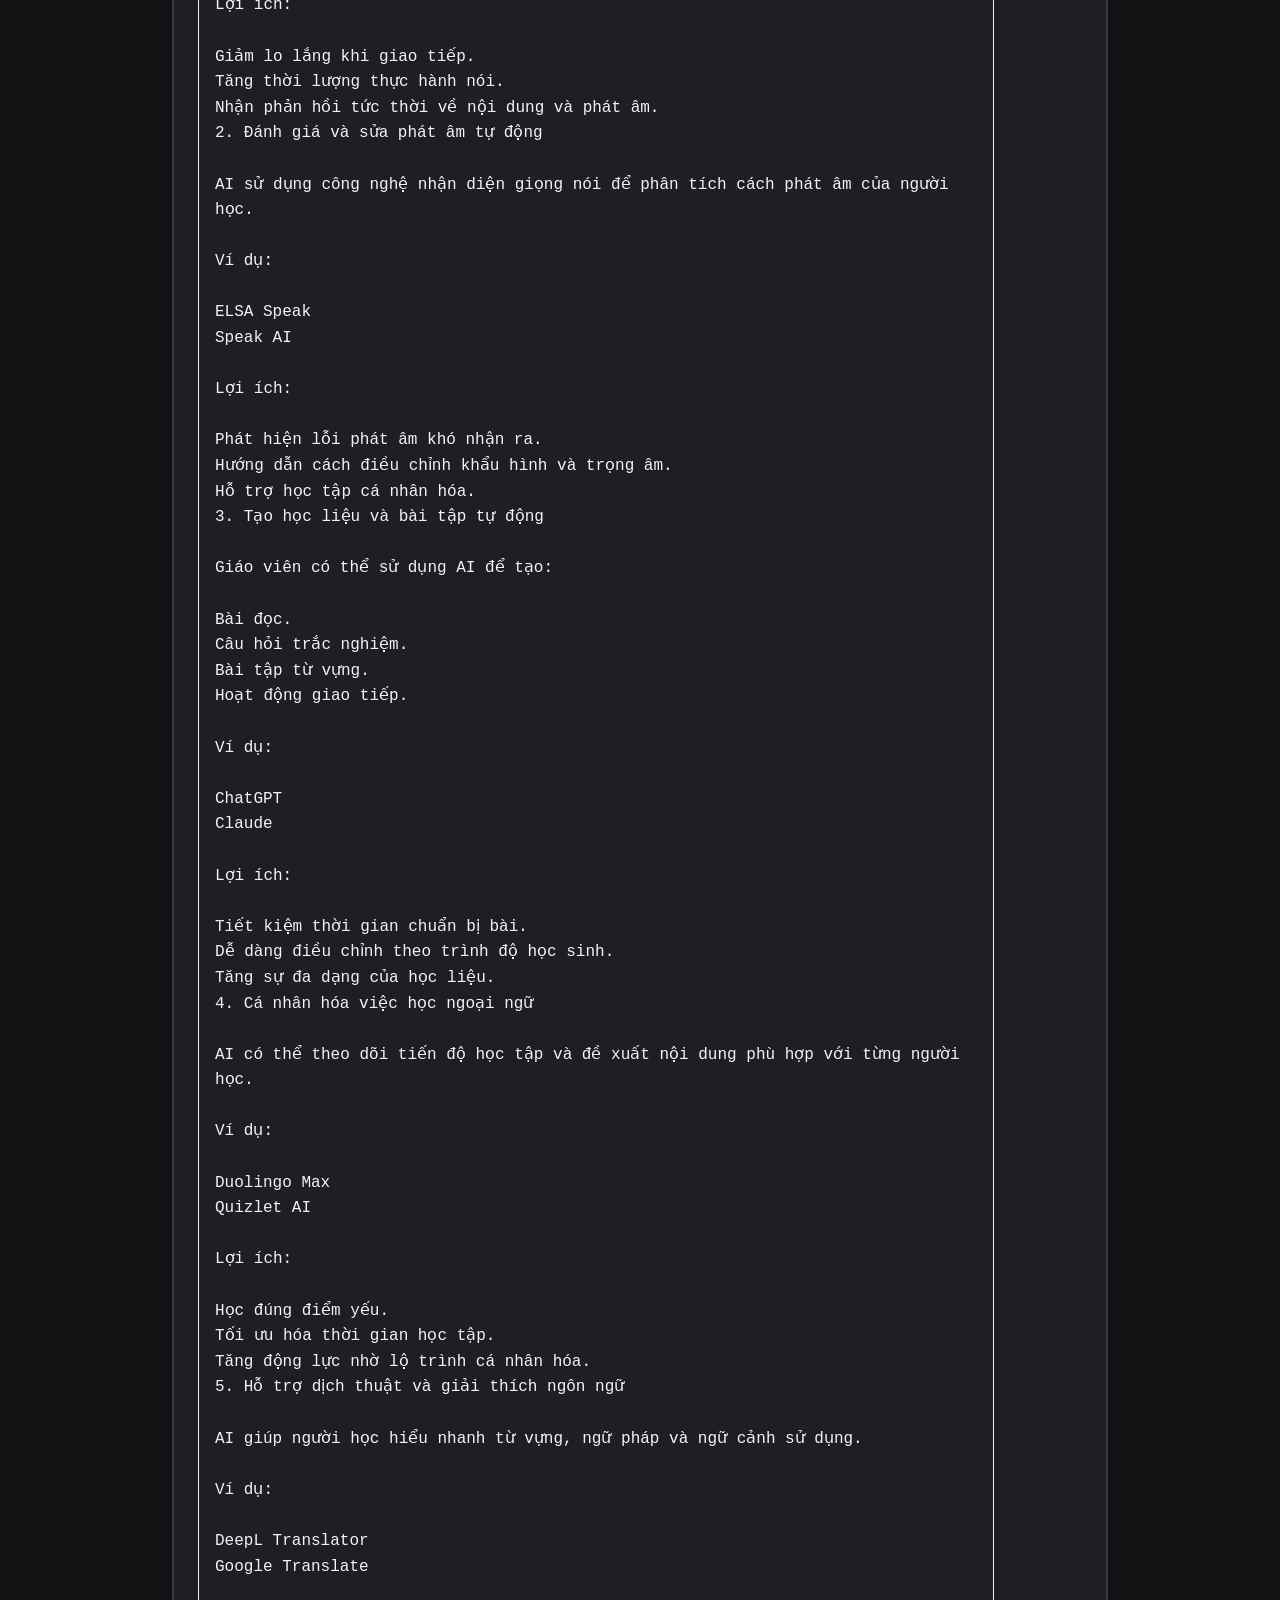
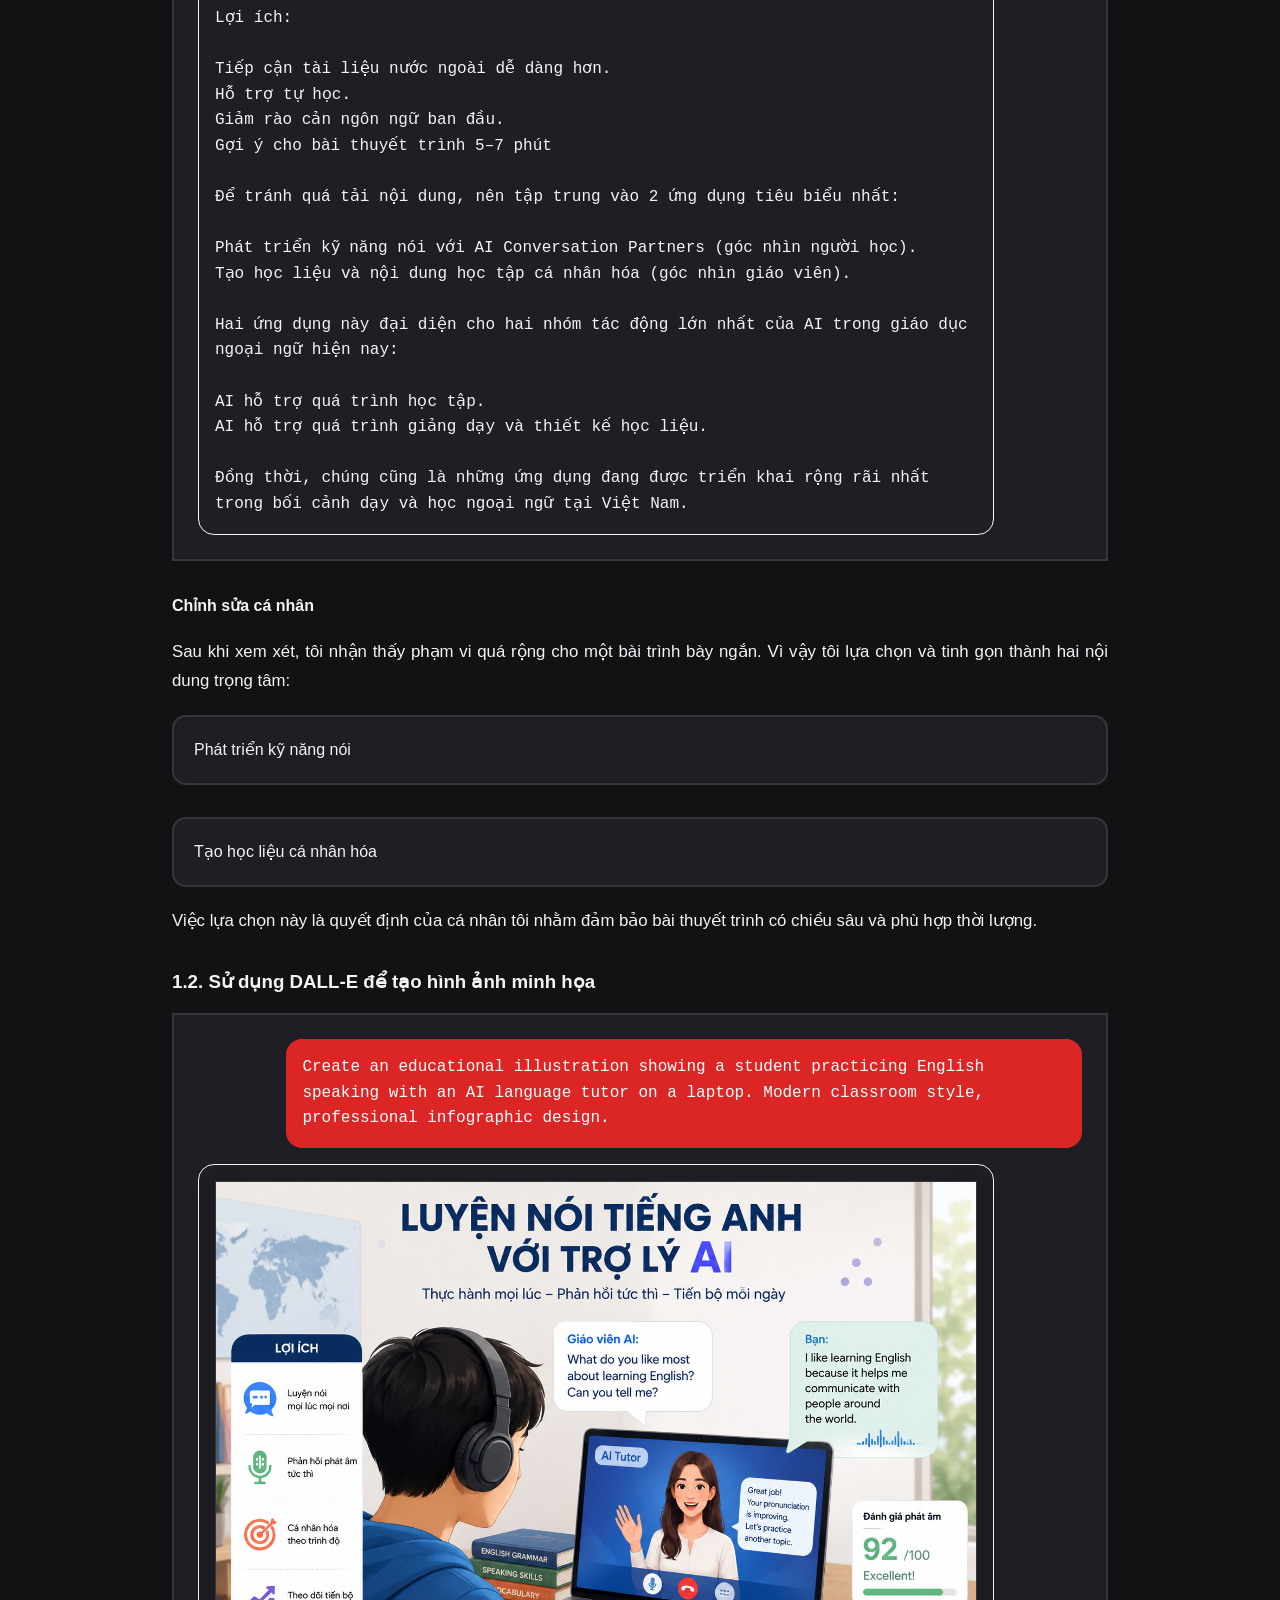
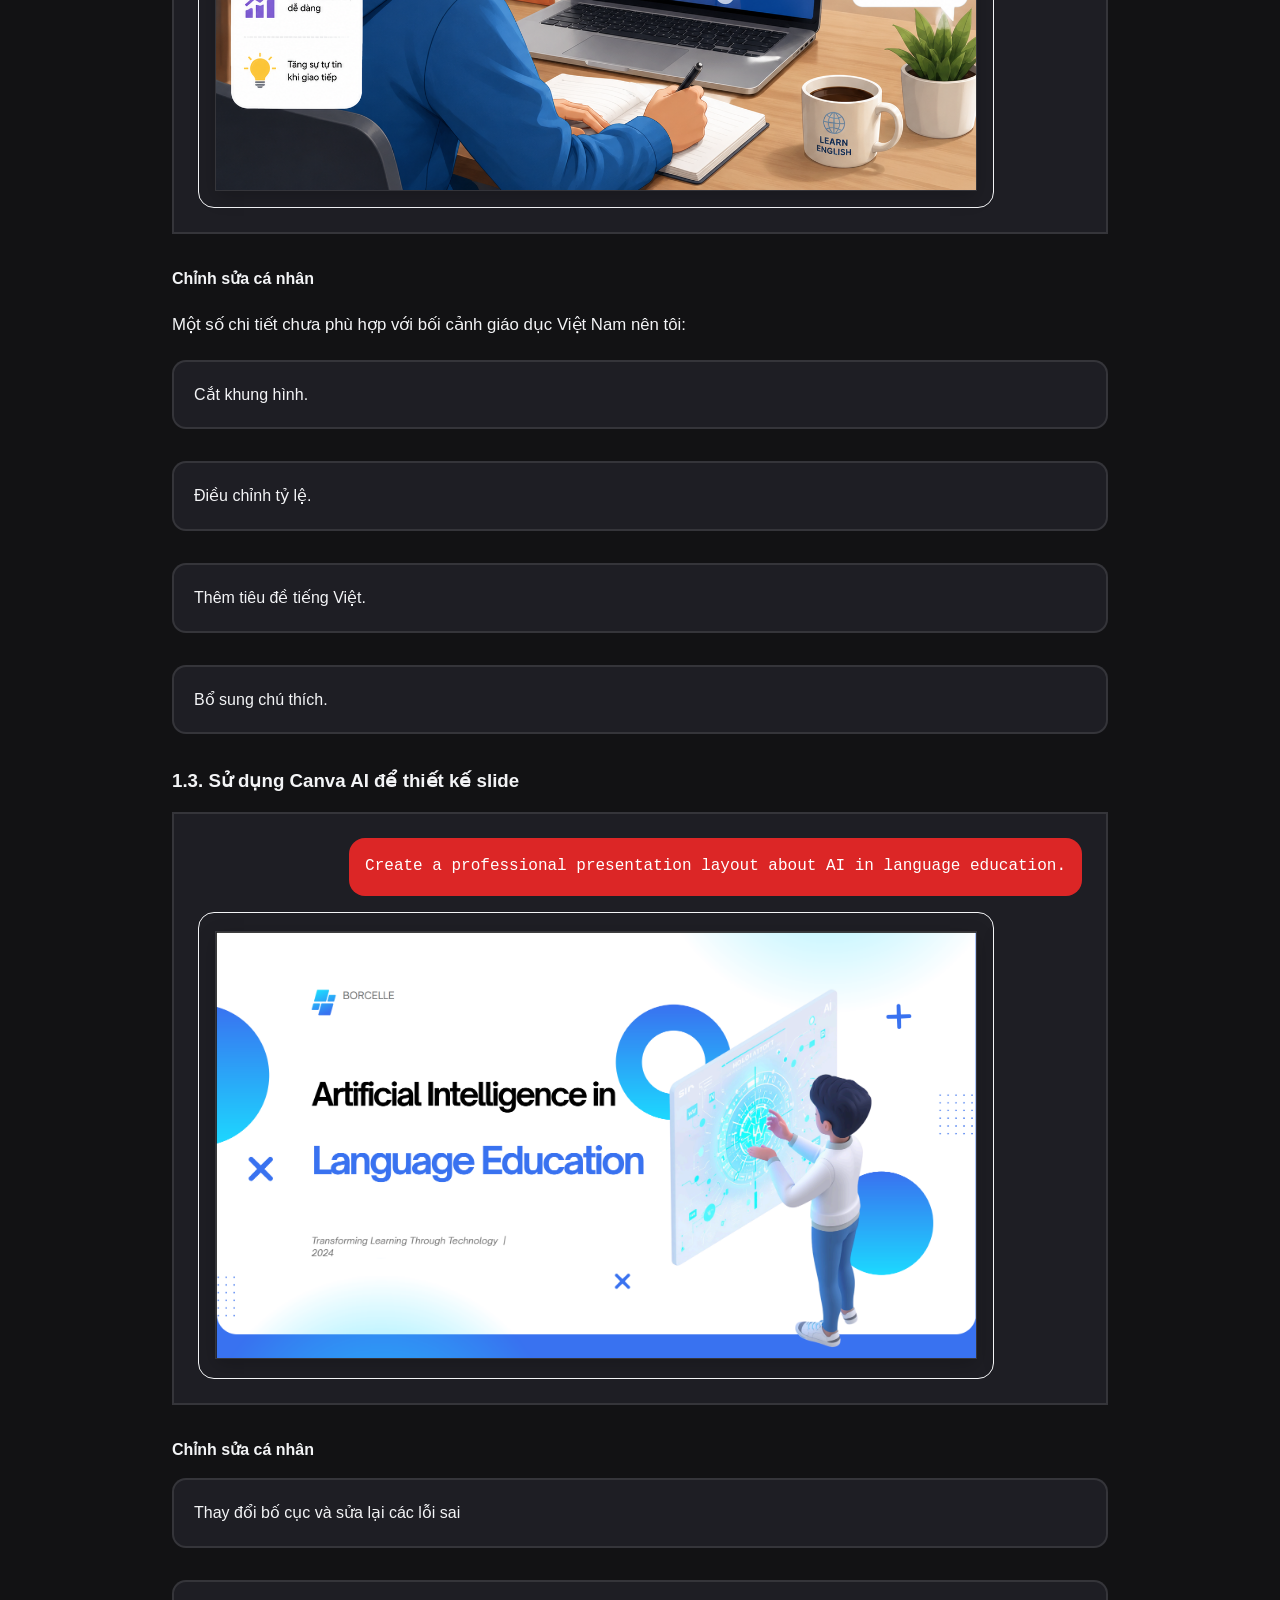
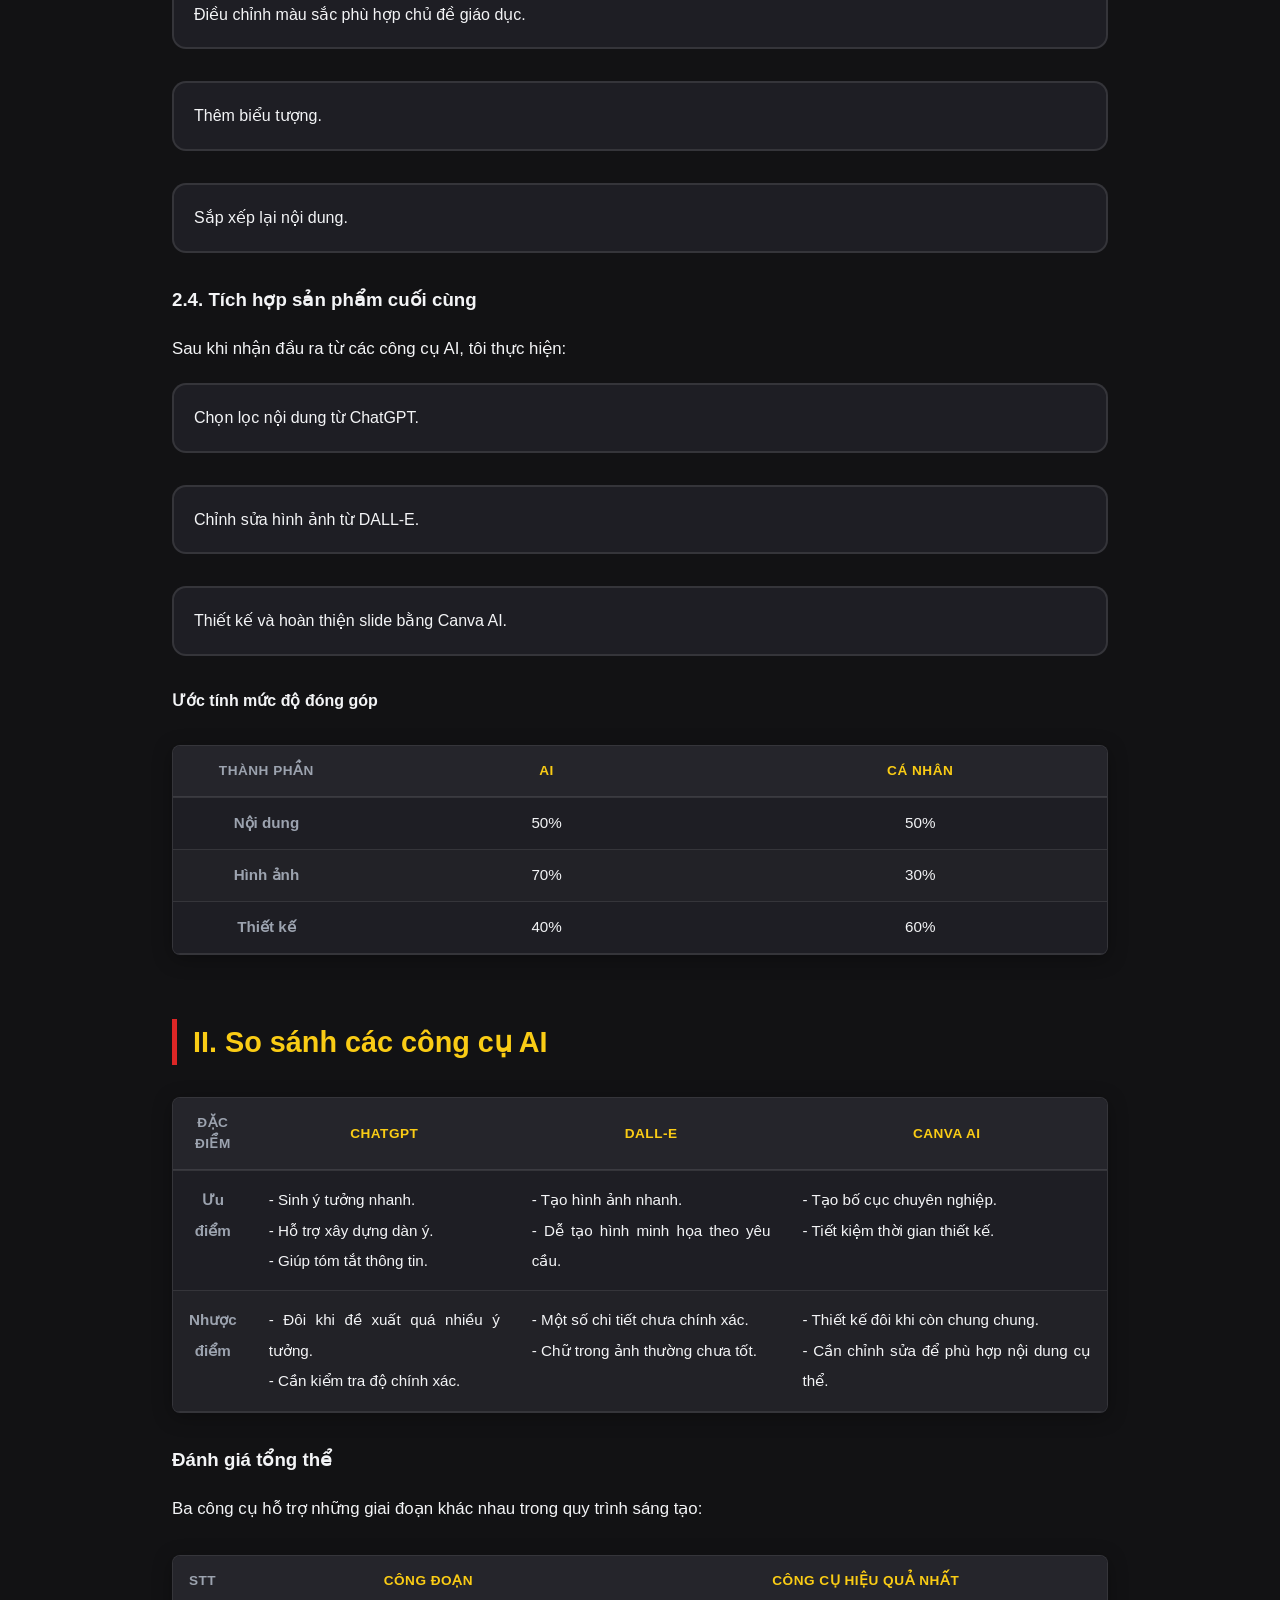
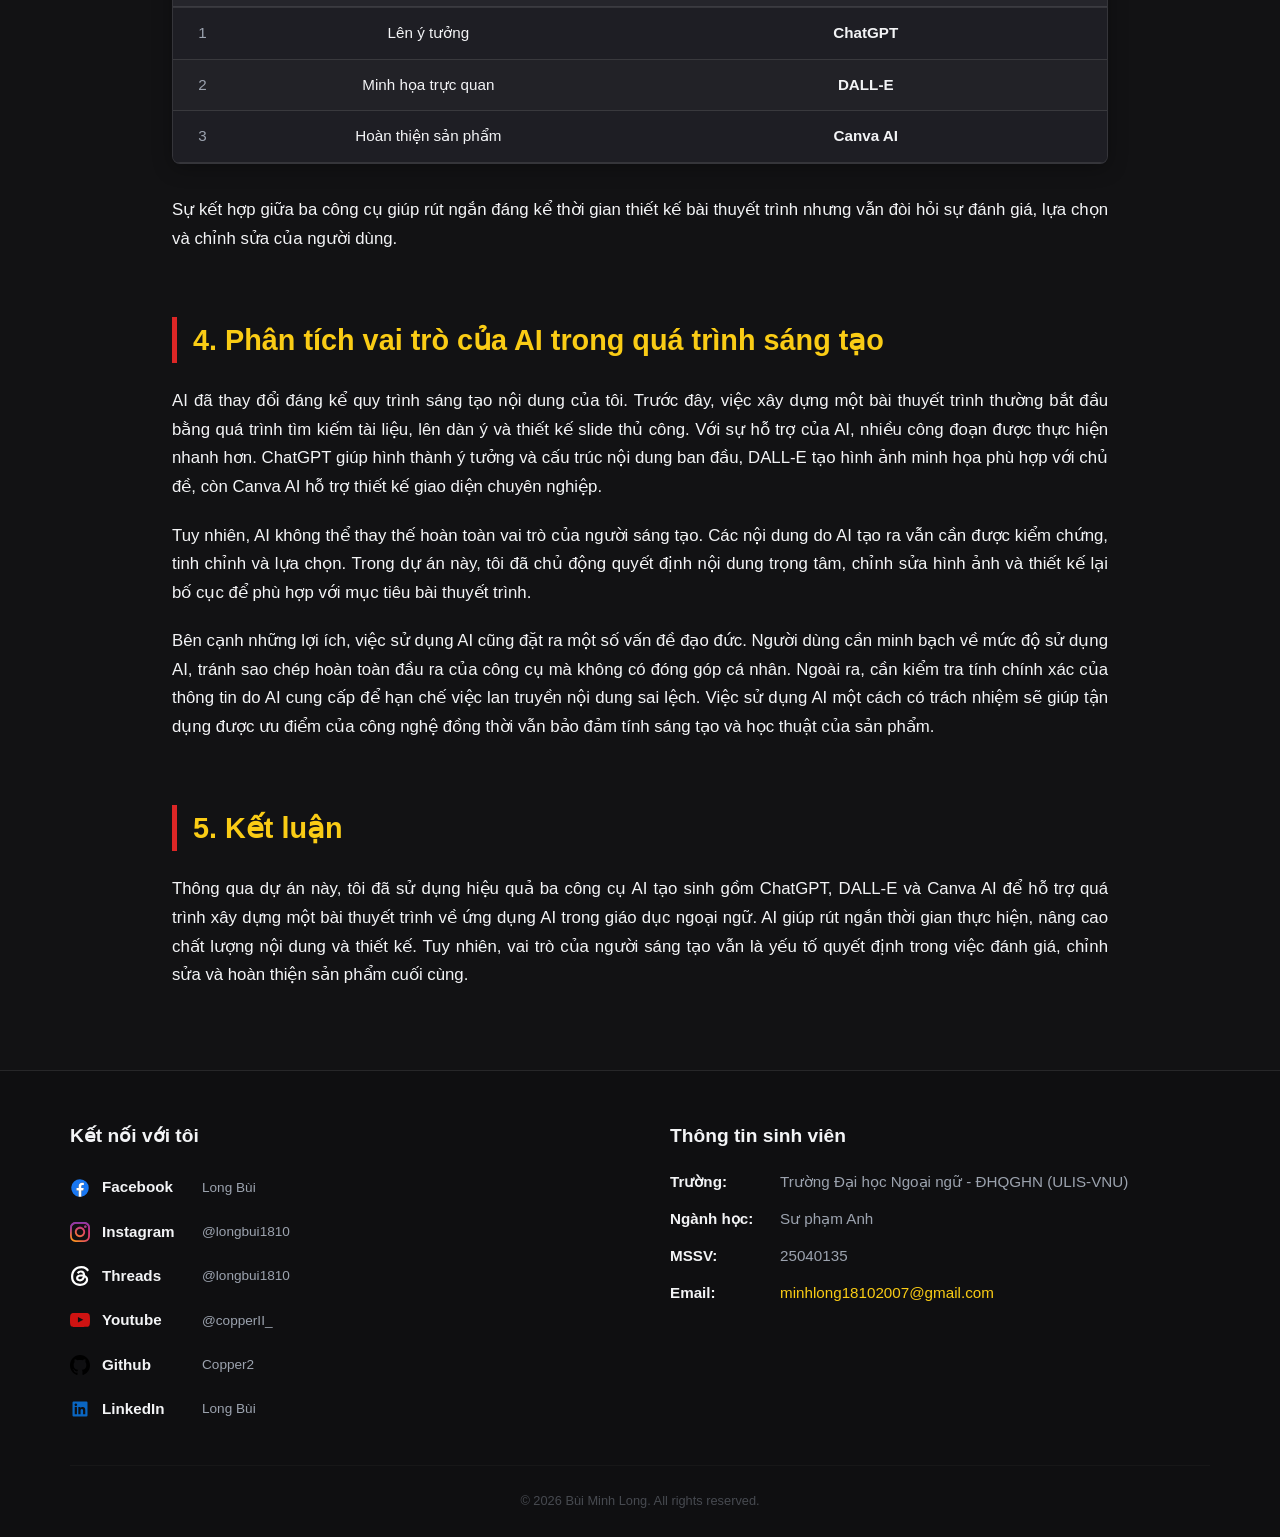
<file: pages/projects/project5.html>
<!doctype html>
<html lang="en">
	<head>
		<meta charset="UTF-8" />
		<meta name="viewport" content="width=device-width, initial-scale=1.0" />
		<title>Portfolio | NV5</title>
		<link rel="stylesheet" href="../../css/global.css" />
		<link rel="stylesheet" href="../../css/pages/mission.css" />
		<link rel="stylesheet" href="../../css/pages/mission5.css" />
	</head>
	<body>
		<header>
			<nav class="navbar">
				<a href="../../index.html">
					<img
						src="../../assets/logo/teacup.svg"
						alt="logo"
						class="logo"
					/>
				</a>

				<ul class="nav-links">
					<li><a href="../../index.html">Giới thiệu</a></li>
					<li>
						<a href="../projects.html" class="active">Dự án</a>
					</li>
					<li><a href="../summary.html">Tham khảo</a></li>
				</ul>

				<div class="nav-toggles">
					<!-- <button
						class="toggle-btn theme-toggle"
						id="theme-toggle-btn"
						aria-label="Toggle Dark/Light Mode"
					>
						<img
							src="#"
							alt="Theme Icon"
							class="icon"
							id="theme-icon-img"
						/>
					</button> -->
				</div>
			</nav>
		</header>

		<main class="md-document">
			<h1 class="md-h1">
				NV5 - Sáng tạo nội dung với AI
			</h1>
			<p class="md-date">Thời gian đăng tải: 2026-06-07</p>

			<section class="md-info">
				<h2 class="md-info-h2">Thông tin bài tập</h2>

				<div class="md-info-grid">
					<div class="md-info-card">
						<h3 class="md-info-h3">Mô tả</h3>
						<p class="md-p-content">
							Tìm hiểu vai trò của AI trong giáo dục ngoại ngữ,
							xây dựng nội dung, hình ảnh minh họa và thiết kế
							slide hoàn chỉnh thông qua việc tích hợp các công cụ
							AI tạo sinh phổ biến hiện nay.
						</p>
					</div>

					<div class="md-info-card">
						<h3 class="md-info-h3">Mục tiêu</h3>
						<p class="md-p-content">
							- Tìm hiểu vai trò của AI trong giáo dục ngoại
							ngữ.<br />
							- Thiết kế một bài thuyết trình ngắn 5–7 phút.<br />
							- Đánh giá hiệu quả của các công cụ AI tạo sinh
							trong quá trình sáng tạo nội dung.
						</p>
					</div>
				</div>

				<div class="md-info-card">
					<h3 class="md-info-h3">Công cụ sử dụng</h3>
					<div class="md-tech-list">
						<div class="md-tech-row">
							<span class="md-tech-label">AI tạo văn bản</span>
							<div class="md-tags">
								<span class="md-tag">ChatGPT</span>
							</div>
						</div>

						<div class="md-tech-row">
							<span class="md-tech-label">AI tạo hình ảnh</span>
							<div class="md-tags">
								<span class="md-tag">DALL-E</span>
							</div>
						</div>

						<div class="md-tech-row">
							<span class="md-tech-label"
								>AI hỗ trợ thiết kế</span
							>
							<div class="md-tags">
								<span class="md-tag">Canva AI</span>
							</div>
						</div>
					</div>
				</div>
			</section>

			<section class="md-section">
				<h2 class="md-h2">I. Quá trình sử dụng AI</h2>

				<h3 class="md-h3">1.1. Sử dụng ChatGPT để xây dựng nội dung</h3>
				<div class="md-chat">
					<div class="md-chat-user">
						<pre>
Hãy đề xuất các ứng dụng tiêu biểu của AI trong giáo dục ngoại ngữ Việt Nam phù hợp cho một bài thuyết trình 5–7 phút.</pre
						>
					</div>
					<div class="md-chat-ai">
						<pre>
Đối với một bài thuyết trình chỉ 5–7 phút, nên chọn các ứng dụng AI vừa gần gũi với người học Việt Nam, vừa đủ tiêu biểu để phản ánh xu hướng hiện nay. Dưới đây là 5 ứng dụng nổi bật:

1. Phát triển kỹ năng nói với AI Conversation Partners

AI có thể đóng vai trò như một người đối thoại 24/7, cho phép người học luyện nói mà không cần tìm bạn học hoặc giáo viên.

Ví dụ:

ChatGPT (chế độ thoại)
Google Gemini
ELSA Speak

Lợi ích:

Giảm lo lắng khi giao tiếp.
Tăng thời lượng thực hành nói.
Nhận phản hồi tức thời về nội dung và phát âm.
2. Đánh giá và sửa phát âm tự động

AI sử dụng công nghệ nhận diện giọng nói để phân tích cách phát âm của người học.

Ví dụ:

ELSA Speak
Speak AI

Lợi ích:

Phát hiện lỗi phát âm khó nhận ra.
Hướng dẫn cách điều chỉnh khẩu hình và trọng âm.
Hỗ trợ học tập cá nhân hóa.
3. Tạo học liệu và bài tập tự động

Giáo viên có thể sử dụng AI để tạo:

Bài đọc.
Câu hỏi trắc nghiệm.
Bài tập từ vựng.
Hoạt động giao tiếp.

Ví dụ:

ChatGPT
Claude

Lợi ích:

Tiết kiệm thời gian chuẩn bị bài.
Dễ dàng điều chỉnh theo trình độ học sinh.
Tăng sự đa dạng của học liệu.
4. Cá nhân hóa việc học ngoại ngữ

AI có thể theo dõi tiến độ học tập và đề xuất nội dung phù hợp với từng người học.

Ví dụ:

Duolingo Max
Quizlet AI

Lợi ích:

Học đúng điểm yếu.
Tối ưu hóa thời gian học tập.
Tăng động lực nhờ lộ trình cá nhân hóa.
5. Hỗ trợ dịch thuật và giải thích ngôn ngữ

AI giúp người học hiểu nhanh từ vựng, ngữ pháp và ngữ cảnh sử dụng.

Ví dụ:

DeepL Translator
Google Translate

Lợi ích:

Tiếp cận tài liệu nước ngoài dễ dàng hơn.
Hỗ trợ tự học.
Giảm rào cản ngôn ngữ ban đầu.
Gợi ý cho bài thuyết trình 5–7 phút

Để tránh quá tải nội dung, nên tập trung vào 2 ứng dụng tiêu biểu nhất:

Phát triển kỹ năng nói với AI Conversation Partners (góc nhìn người học).
Tạo học liệu và nội dung học tập cá nhân hóa (góc nhìn giáo viên).

Hai ứng dụng này đại diện cho hai nhóm tác động lớn nhất của AI trong giáo dục ngoại ngữ hiện nay:

AI hỗ trợ quá trình học tập.
AI hỗ trợ quá trình giảng dạy và thiết kế học liệu.

Đồng thời, chúng cũng là những ứng dụng đang được triển khai rộng rãi nhất trong bối cảnh dạy và học ngoại ngữ tại Việt Nam.</pre
						>
					</div>
				</div>

				<h4 class="md-h4">Chỉnh sửa cá nhân</h4>
				<p class="md-p-content">
					Sau khi xem xét, tôi nhận thấy phạm vi quá rộng cho một bài
					trình bày ngắn. Vì vậy tôi lựa chọn và tinh gọn thành hai
					nội dung trọng tâm:
				</p>
				<ul class="md-list">
					<li class="md-item">Phát triển kỹ năng nói</li>
					<li class="md-item">Tạo học liệu cá nhân hóa</li>
				</ul>
				<p class="md-p-content">
					Việc lựa chọn này là quyết định của cá nhân tôi nhằm đảm bảo
					bài thuyết trình có chiều sâu và phù hợp thời lượng.
				</p>

				<h3 class="md-h3">
					1.2. Sử dụng DALL-E để tạo hình ảnh minh họa
				</h3>
				<div class="md-chat">
					<div class="md-chat-user">
						<pre>
Create an educational illustration showing a student practicing English speaking with an AI language tutor on a laptop. Modern classroom style, professional infographic design.</pre
						>
					</div>
					<div class="md-chat-ai">
						<pre><img class="md-illustration" src="../../assets/data/media5/image1.png" alt="img1"></pre>
					</div>
				</div>

				<h4 class="md-h4">Chỉnh sửa cá nhân</h4>
				<p class="md-p-content">
					Một số chi tiết chưa phù hợp với bối cảnh giáo dục Việt Nam
					nên tôi:
				</p>
				<ul class="md-list">
					<li class="md-item">Cắt khung hình.</li>
					<li class="md-item">Điều chỉnh tỷ lệ.</li>
					<li class="md-item">Thêm tiêu đề tiếng Việt.</li>
					<li class="md-item">Bổ sung chú thích.</li>
				</ul>

				<h3 class="md-h3">1.3. Sử dụng Canva AI để thiết kế slide</h3>
				<div class="md-chat">
					<div class="md-chat-user">
						<pre>
Create a professional presentation layout about AI in language education.</pre
						>
					</div>
					<div class="md-chat-ai">
						<pre class="md-chat-scroll">
              <img class="md-illustration" src="../../assets/data/media5/img2.png" alt="img2">
              <img class="md-illustration" src="../../assets/data/media5/img3.png" alt="img3">
              <img class="md-illustration" src="../../assets/data/media5/img4.png" alt="img4">
              <img class="md-illustration" src="../../assets/data/media5/img5.png" alt="img5">
              <img class="md-illustration" src="../../assets/data/media5/img6.png" alt="img6">
              <img class="md-illustration" src="../../assets/data/media5/img7.png" alt="img7">
</pre>
					</div>
				</div>

				<h4 class="md-h4">Chỉnh sửa cá nhân</h4>
				<ul class="md-list">
					<li class="md-item">Thay đổi bố cục và sửa lại các lỗi sai</li>
					<li class="md-item">
						Điều chỉnh màu sắc phù hợp chủ đề giáo dục.
					</li>
					<li class="md-item">Thêm biểu tượng.</li>
					<li class="md-item">Sắp xếp lại nội dung.</li>
				</ul>

				<h3 class="md-h3">2.4. Tích hợp sản phẩm cuối cùng</h3>
				<p class="md-p-content">
					Sau khi nhận đầu ra từ các công cụ AI, tôi thực hiện:
				</p>
				<ul class="md-list">
					<li class="md-item">Chọn lọc nội dung từ ChatGPT.</li>
					<li class="md-item">Chỉnh sửa hình ảnh từ DALL-E.</li>
					<li class="md-item">
						Thiết kế và hoàn thiện slide bằng Canva AI.
					</li>
				</ul>

				<h4 class="md-h4">Ước tính mức độ đóng góp</h4>
				<div class="md-table-container" id="overall-assessment">
					<table class="md-table">
						<thead>
							<tr>
								<th>Thành phần</th>
								<th>AI</th>
								<th>Cá nhân</th>
							</tr>
						</thead>
						<tbody>
							<tr>
								<td><strong>Nội dung</strong></td>
								<td>50%</td>
								<td>50%</td>
							</tr>
							<tr>
								<td><strong>Hình ảnh</strong></td>
								<td>70%</td>
								<td>30%</td>
							</tr>
							<tr>
								<td><strong>Thiết kế</strong></td>
								<td>40%</td>
								<td>60%</td>
							</tr>
						</tbody>
					</table>
				</div>
			</section>

			<section class="md-section">
				<h2 class="md-h2">II. So sánh các công cụ AI</h2>
				<div class="md-table-container" id="strength-weaknesses">
					<table class="md-table">
						<thead>
							<tr>
								<th>Đặc điểm</th>
								<th>ChatGPT</th>
								<th>DALL-E</th>
								<th>Canva AI</th>
							</tr>
						</thead>
						<tbody>
							<tr>
								<td><strong>Ưu điểm</strong></td>
								<td>
									- Sinh ý tưởng nhanh.<br />
									- Hỗ trợ xây dựng dàn ý.<br />
									- Giúp tóm tắt thông tin.
								</td>
								<td>
									- Tạo hình ảnh nhanh.<br />
									- Dễ tạo hình minh họa theo yêu cầu.
								</td>
								<td>
									- Tạo bố cục chuyên nghiệp.<br />
									- Tiết kiệm thời gian thiết kế.
								</td>
							</tr>
							<tr>
								<td><strong>Nhược điểm</strong></td>
								<td>
									- Đôi khi đề xuất quá nhiều ý tưởng.<br />
									- Cần kiểm tra độ chính xác.
								</td>
								<td>
									- Một số chi tiết chưa chính xác.<br />
									- Chữ trong ảnh thường chưa tốt.
								</td>
								<td>
									- Thiết kế đôi khi còn chung chung.<br />
									- Cần chỉnh sửa để phù hợp nội dung cụ thể.
								</td>
							</tr>
						</tbody>
					</table>
				</div>

				<h3 class="md-h3">Đánh giá tổng thể</h3>
				<p class="md-p-content">
					Ba công cụ hỗ trợ những giai đoạn khác nhau trong quy trình
					sáng tạo:
				</p>

				<div class="md-table-container">
					<table class="md-table">
						<thead>
							<tr>
								<th>STT</th>
								<th>Công đoạn</th>
								<th>Công cụ hiệu quả nhất</th>
							</tr>
						</thead>
						<tbody>
							<tr>
								<td>1</td>
								<td>Lên ý tưởng</td>
								<td><strong>ChatGPT</strong></td>
							</tr>
							<tr>
								<td>2</td>
								<td>Minh họa trực quan</td>
								<td><strong>DALL-E</strong></td>
							</tr>
							<tr>
								<td>3</td>
								<td>Hoàn thiện sản phẩm</td>
								<td><strong>Canva AI</strong></td>
							</tr>
						</tbody>
					</table>
				</div>
				<p class="md-p-content">
					Sự kết hợp giữa ba công cụ giúp rút ngắn đáng kể thời gian
					thiết kế bài thuyết trình nhưng vẫn đòi hỏi sự đánh giá, lựa
					chọn và chỉnh sửa của người dùng.
				</p>
			</section>

			<section class="md-section">
				<h2 class="md-h2">
					4. Phân tích vai trò của AI trong quá trình sáng tạo
				</h2>
				<p class="md-p-content">
					AI đã thay đổi đáng kể quy trình sáng tạo nội dung của tôi.
					Trước đây, việc xây dựng một bài thuyết trình thường bắt đầu
					bằng quá trình tìm kiếm tài liệu, lên dàn ý và thiết kế
					slide thủ công. Với sự hỗ trợ của AI, nhiều công đoạn được
					thực hiện nhanh hơn. ChatGPT giúp hình thành ý tưởng và cấu
					trúc nội dung ban đầu, DALL-E tạo hình ảnh minh họa phù hợp
					với chủ đề, còn Canva AI hỗ trợ thiết kế giao diện chuyên
					nghiệp.
				</p>
				<p class="md-p-content">
					Tuy nhiên, AI không thể thay thế hoàn toàn vai trò của người
					sáng tạo. Các nội dung do AI tạo ra vẫn cần được kiểm chứng,
					tinh chỉnh và lựa chọn. Trong dự án này, tôi đã chủ động
					quyết định nội dung trọng tâm, chỉnh sửa hình ảnh và thiết
					kế lại bố cục để phù hợp với mục tiêu bài thuyết trình.
				</p>
				<p class="md-p-content">
					Bên cạnh những lợi ích, việc sử dụng AI cũng đặt ra một số
					vấn đề đạo đức. Người dùng cần minh bạch về mức độ sử dụng
					AI, tránh sao chép hoàn toàn đầu ra của công cụ mà không có
					đóng góp cá nhân. Ngoài ra, cần kiểm tra tính chính xác của
					thông tin do AI cung cấp để hạn chế việc lan truyền nội dung
					sai lệch. Việc sử dụng AI một cách có trách nhiệm sẽ giúp
					tận dụng được ưu điểm của công nghệ đồng thời vẫn bảo đảm
					tính sáng tạo và học thuật của sản phẩm.
				</p>
			</section>

			<section class="md-section">
				<h2 class="md-h2">5. Kết luận</h2>
				<p class="md-p-content">
					Thông qua dự án này, tôi đã sử dụng hiệu quả ba công cụ AI
					tạo sinh gồm ChatGPT, DALL-E và Canva AI để hỗ trợ quá trình
					xây dựng một bài thuyết trình về ứng dụng AI trong giáo dục
					ngoại ngữ. AI giúp rút ngắn thời gian thực hiện, nâng cao
					chất lượng nội dung và thiết kế. Tuy nhiên, vai trò của
					người sáng tạo vẫn là yếu tố quyết định trong việc đánh giá,
					chỉnh sửa và hoàn thiện sản phẩm cuối cùng.
				</p>
			</section>
		</main>

		<footer class="site-footer">
			<div class="footer-container">
				<div class="footer-left">
					<h3 class="footer-title">Kết nối với tôi</h3>
					<div class="social-grid">
						<a
							href="https://www.facebook.com/longbui1810"
							class="social-item"
							target="_blank"
						>
							<img
								src="../../assets/logo/social-media/facebook.svg"
								alt="Facebook"
								class="icon"
							/>
							<span class="social-name">Facebook</span>
							<span class="social-username">Long Bùi</span>
						</a>

						<a
							href="https://www.instagram.com/longbui1810"
							class="social-item"
							target="_blank"
						>
							<img
								src="../../assets/logo/social-media/instagram.svg"
								alt="Instagram"
								class="icon"
							/>
							<span class="social-name">Instagram</span>
							<span class="social-username">@longbui1810</span>
						</a>

						<a
							href="https://www.threads.net/@longbui1810"
							class="social-item"
							target="_blank"
						>
							<img
								src="../../assets/logo/social-media/threads.svg"
								alt="Threads"
								class="icon"
							/>
							<span class="social-name">Threads</span>
							<span class="social-username">@longbui1810</span>
						</a>

						<a
							href="https://www.youtube.com/@copperII_"
							class="social-item"
							target="_blank"
						>
							<img
								src="../../assets/logo/social-media/youtube.svg"
								alt="Youtube"
								class="icon"
							/>
							<span class="social-name">Youtube</span>
							<span class="social-username">@copperII_</span>
						</a>

						<a
							href="https://github.com/Copper2"
							class="social-item"
							target="_blank"
						>
							<img
								src="../../assets/logo/social-media/github.svg"
								alt="Github"
								class="icon"
							/>
							<span class="social-name">Github</span>
							<span class="social-username">Copper2</span>
						</a>

						<a
							href="https://www.linkedin.com/in/longbui1810"
							class="social-item"
							target="_blank"
						>
							<img
								src="../../assets/logo/social-media/linkedin.svg"
								alt="LinkedIn"
								class="icon"
							/>
							<span class="social-name">LinkedIn</span>
							<span class="social-username">Long Bùi</span>
						</a>
					</div>
				</div>

				<div class="footer-right">
					<h3 class="footer-title">Thông tin sinh viên</h3>
					<ul class="info-list">
						<li class="info-item">
							<span class="info-label">Trường:</span>
							<span class="info-value"
								>Trường Đại học Ngoại ngữ - ĐHQGHN
								(ULIS-VNU)</span
							>
						</li>
						<li class="info-item">
							<span class="info-label">Ngành học:</span>
							<span class="info-value">Sư phạm Anh</span>
						</li>
						<li class="info-item">
							<span class="info-label">MSSV:</span>
							<span class="info-value">25040135</span>
						</li>
						<li class="info-item">
							<span class="info-label">Email:</span>
							<span class="info-value">
								<a
									href="mailto:minhlong18102007@gmail.com"
									class="info-email-link"
									>minhlong18102007@gmail.com</a
								>
							</span>
						</li>
					</ul>
				</div>
			</div>

			<div class="footer-bottom">
				<p>&copy; 2026 Bùi Minh Long. All rights reserved.</p>
			</div>
		</footer>
	</body>
	<!-- <script src="../../js/global.js"></script> -->
</html>
</file>
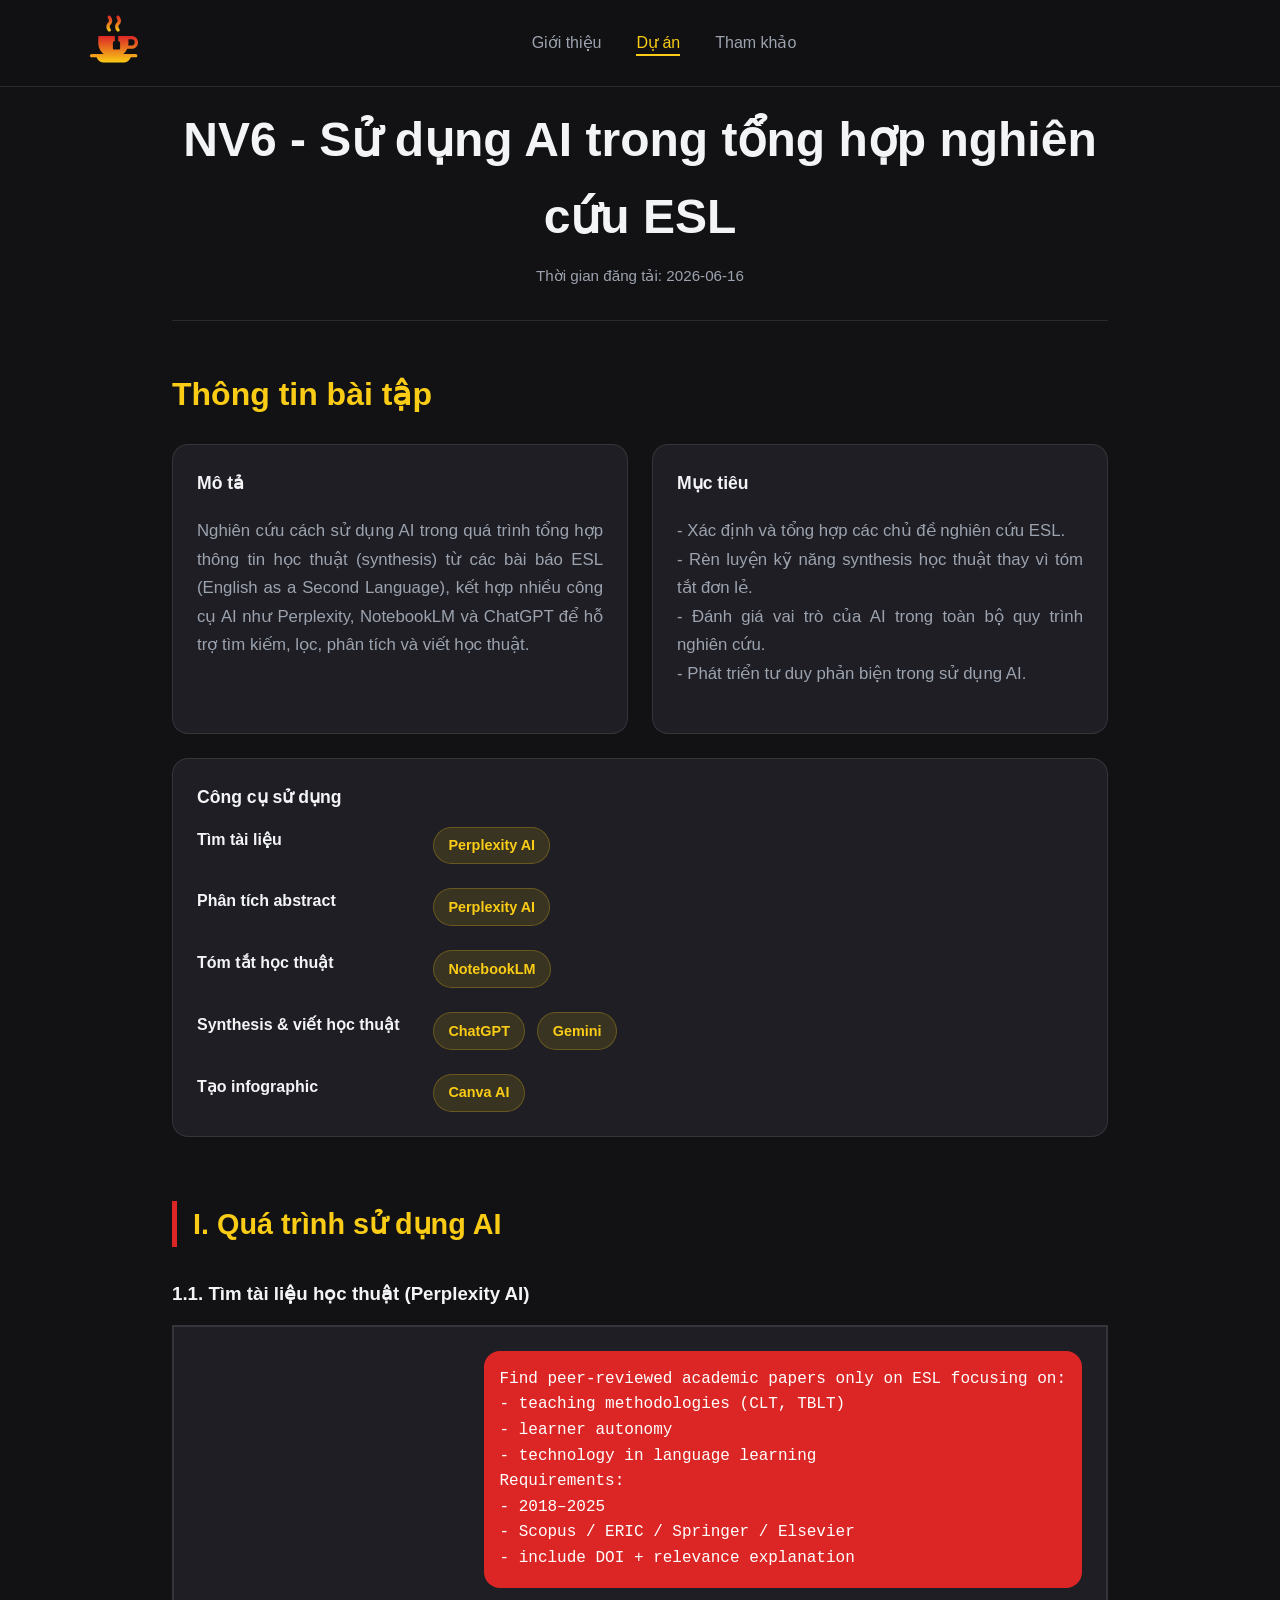
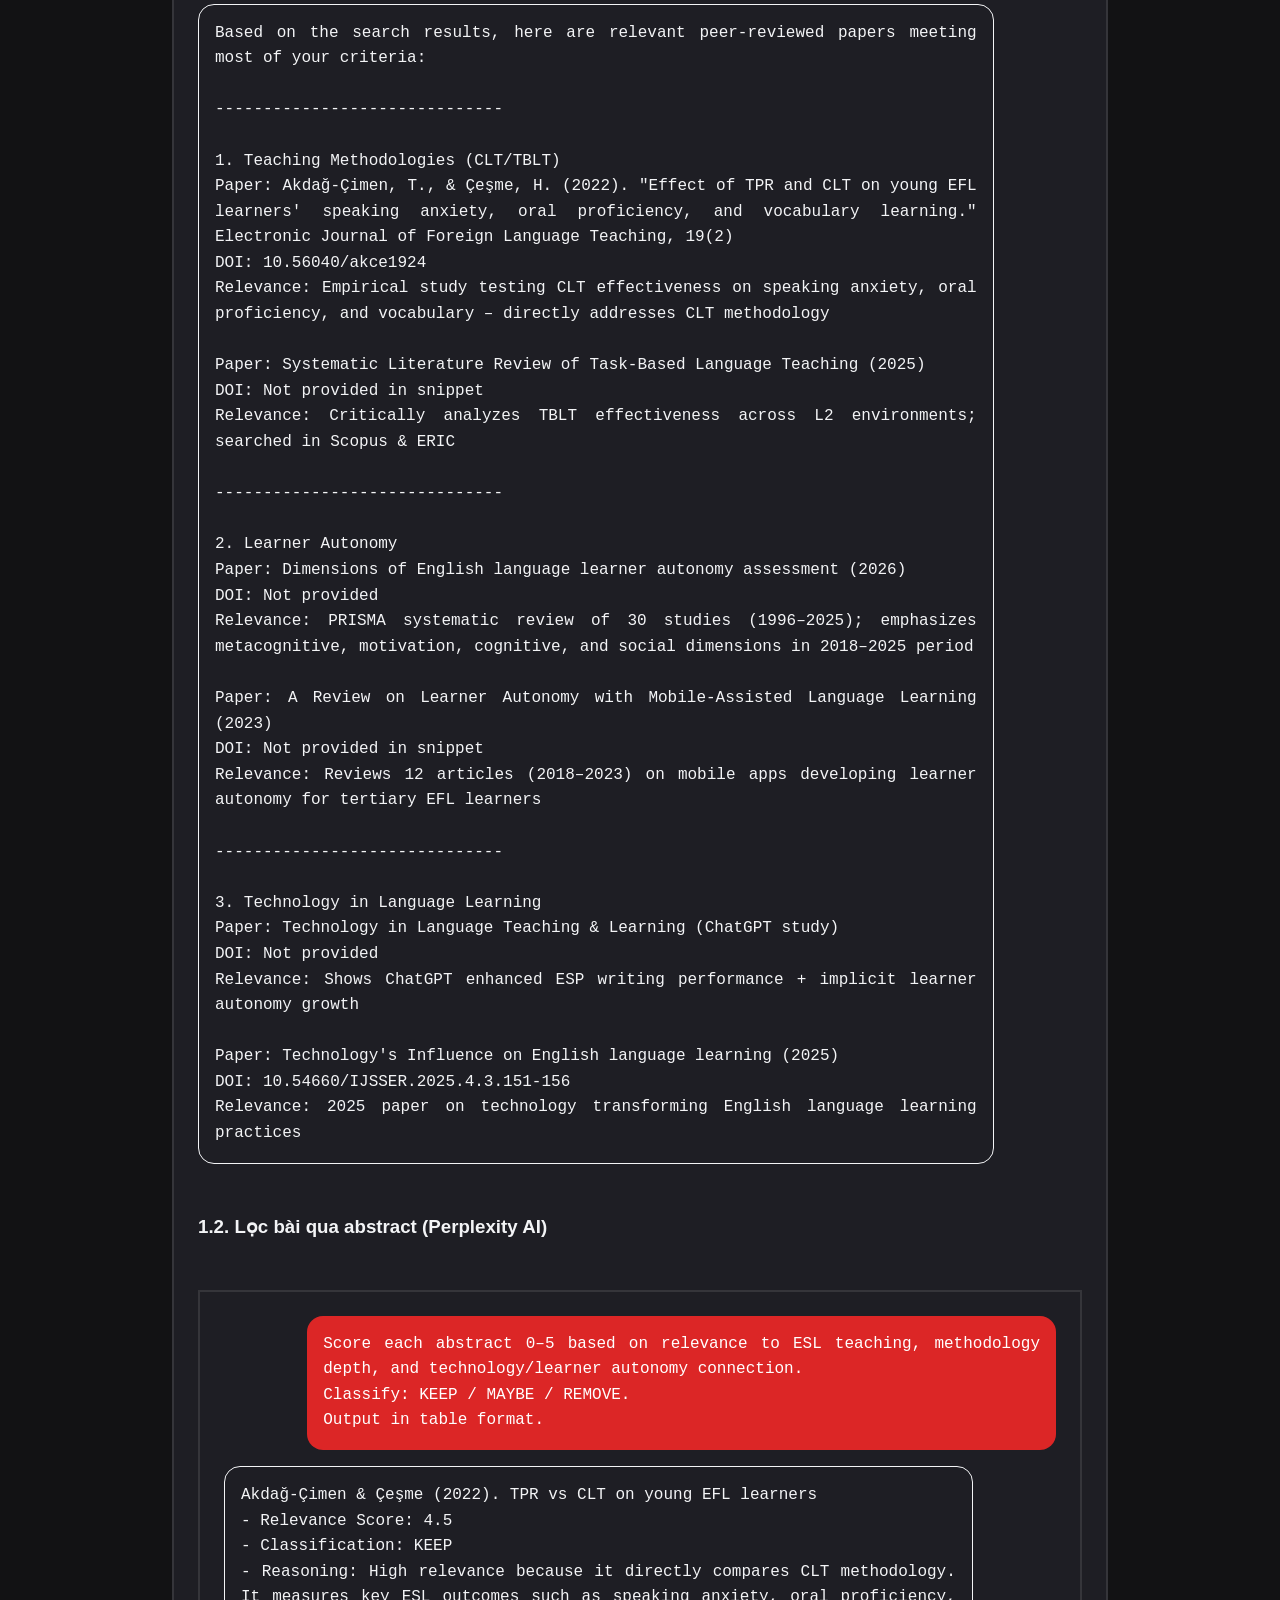
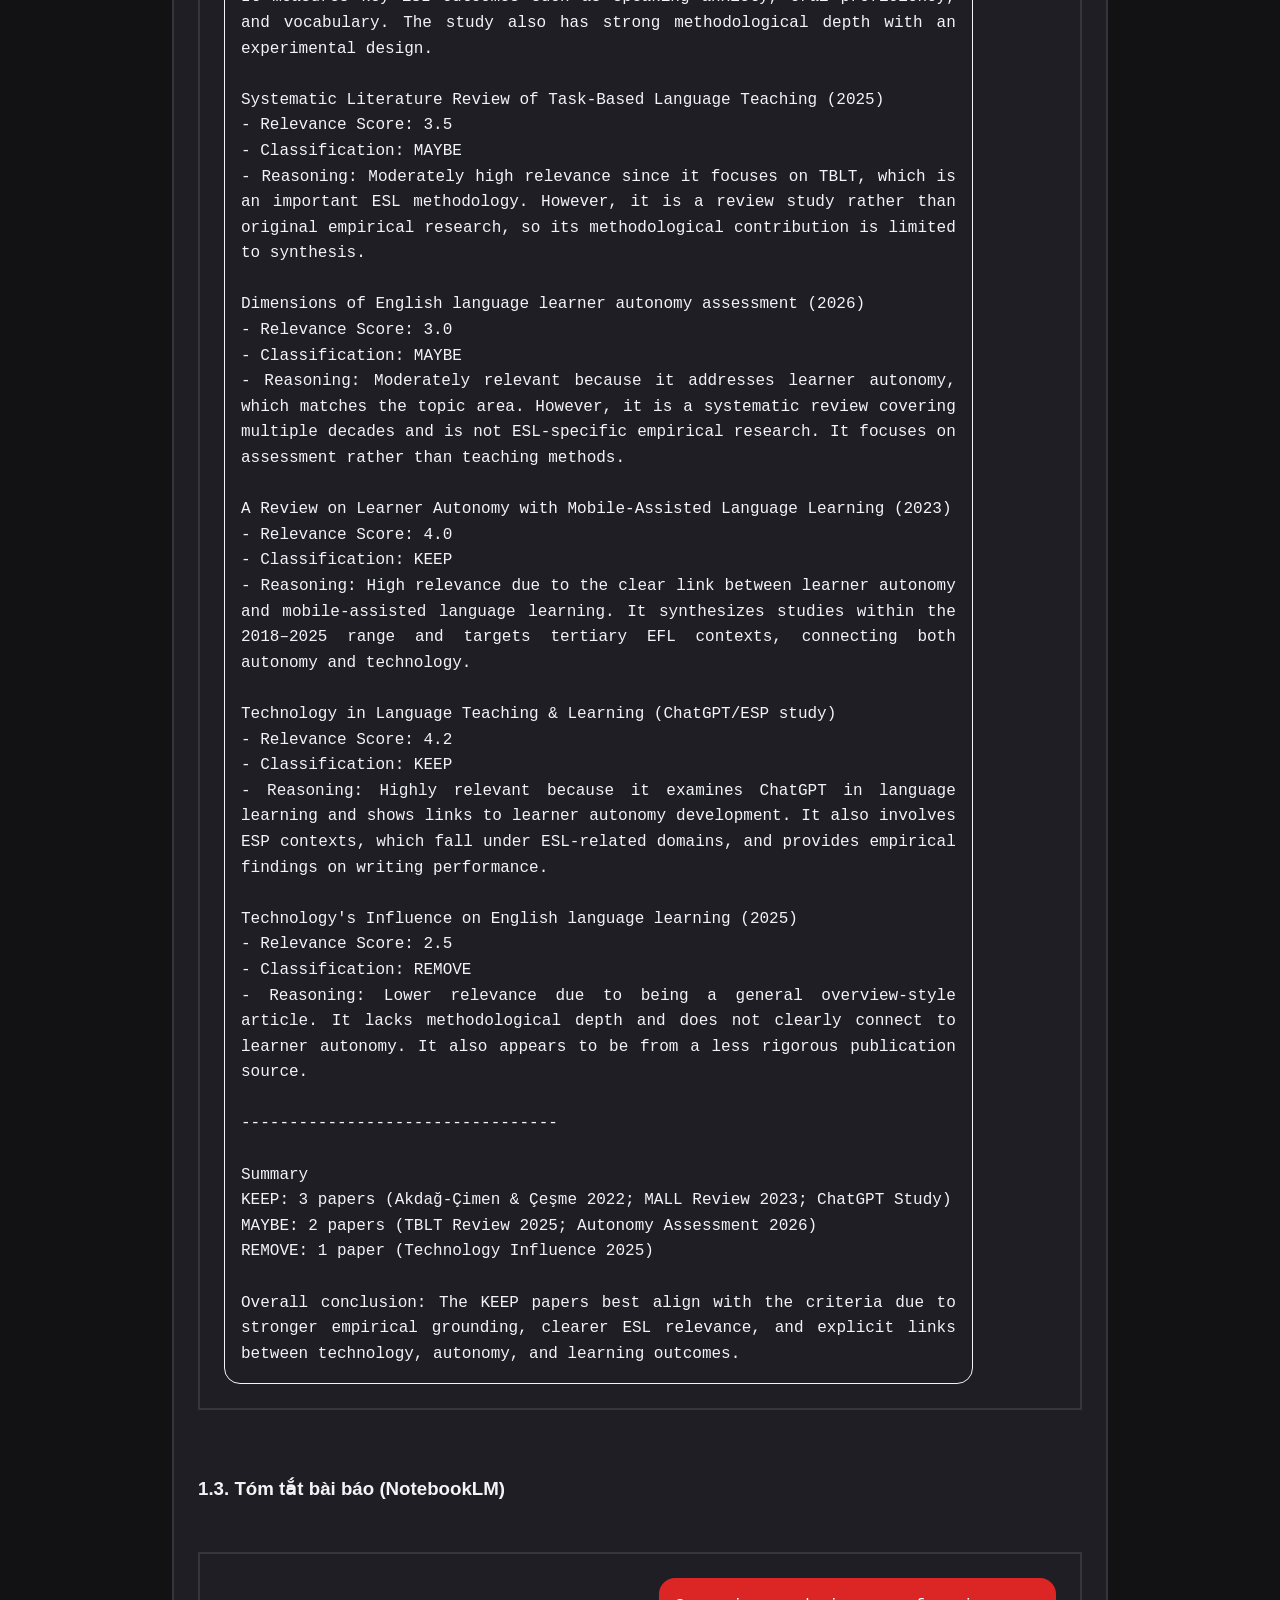
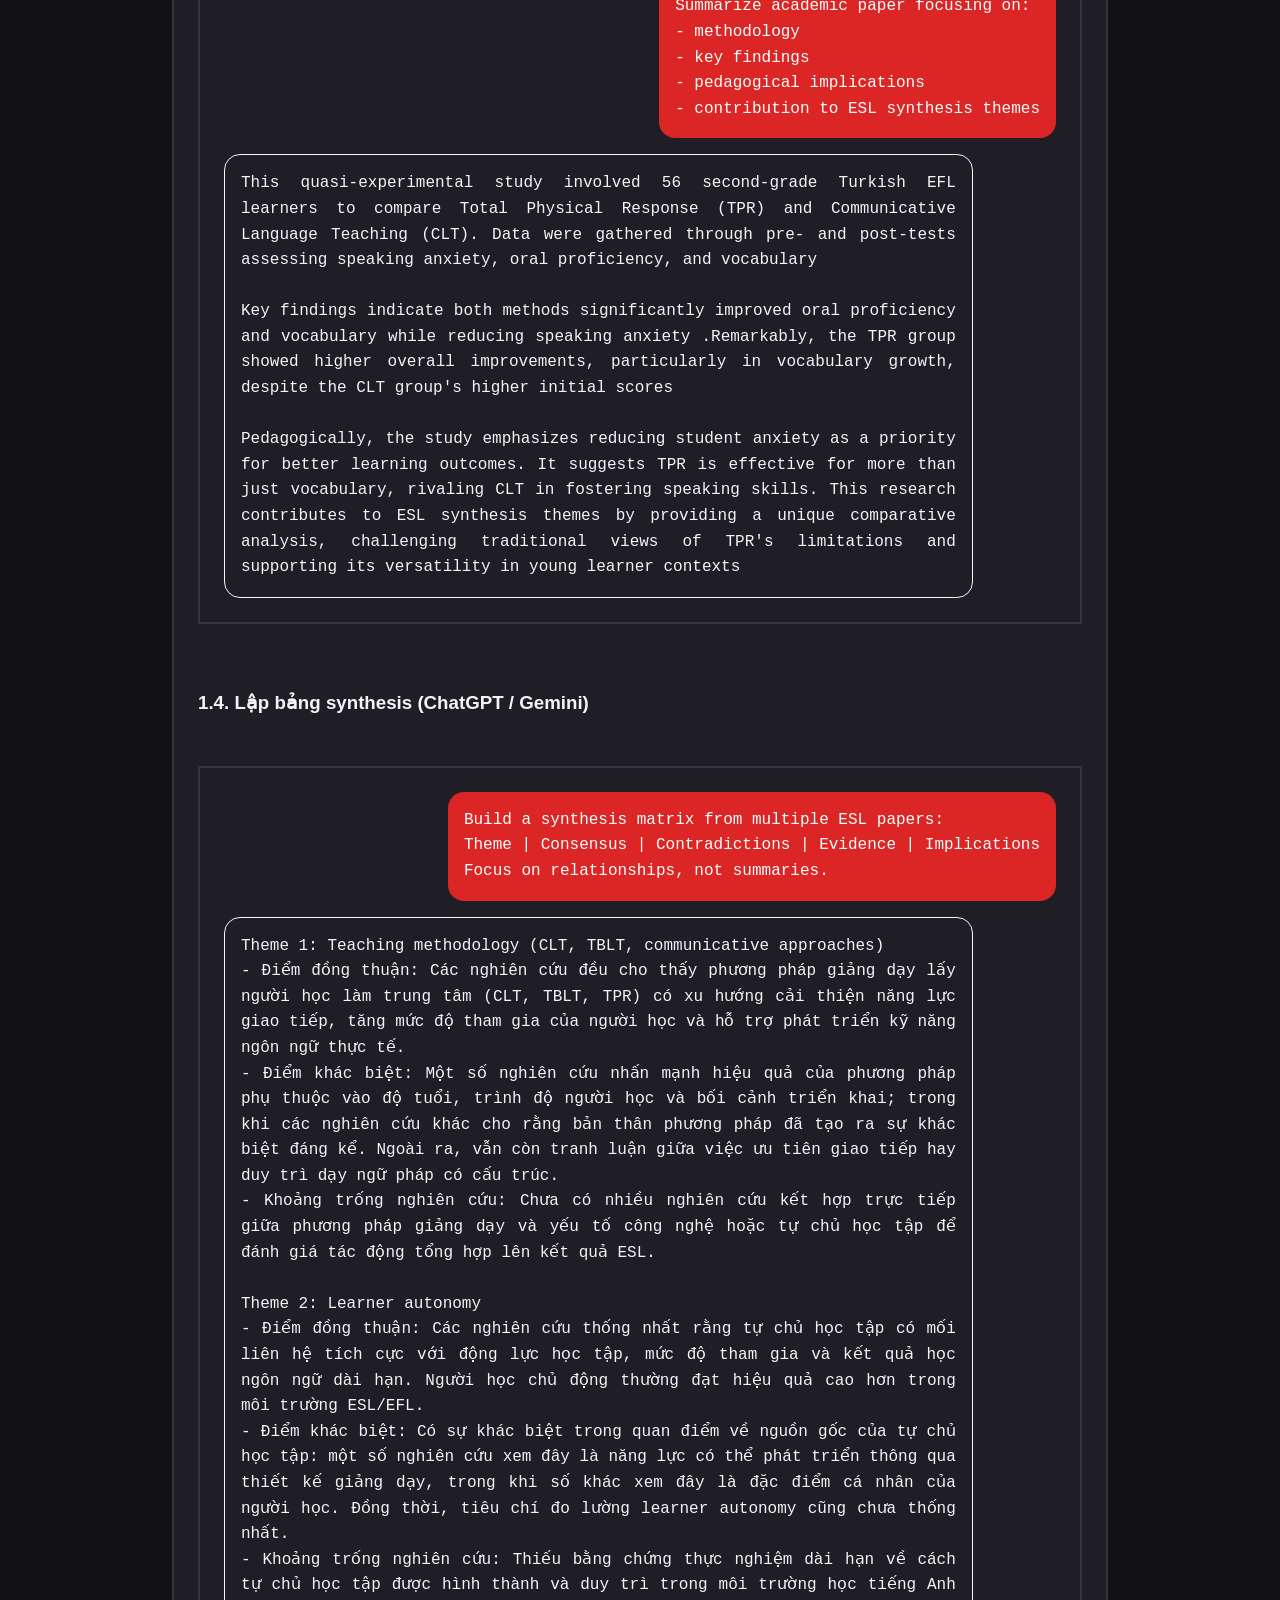
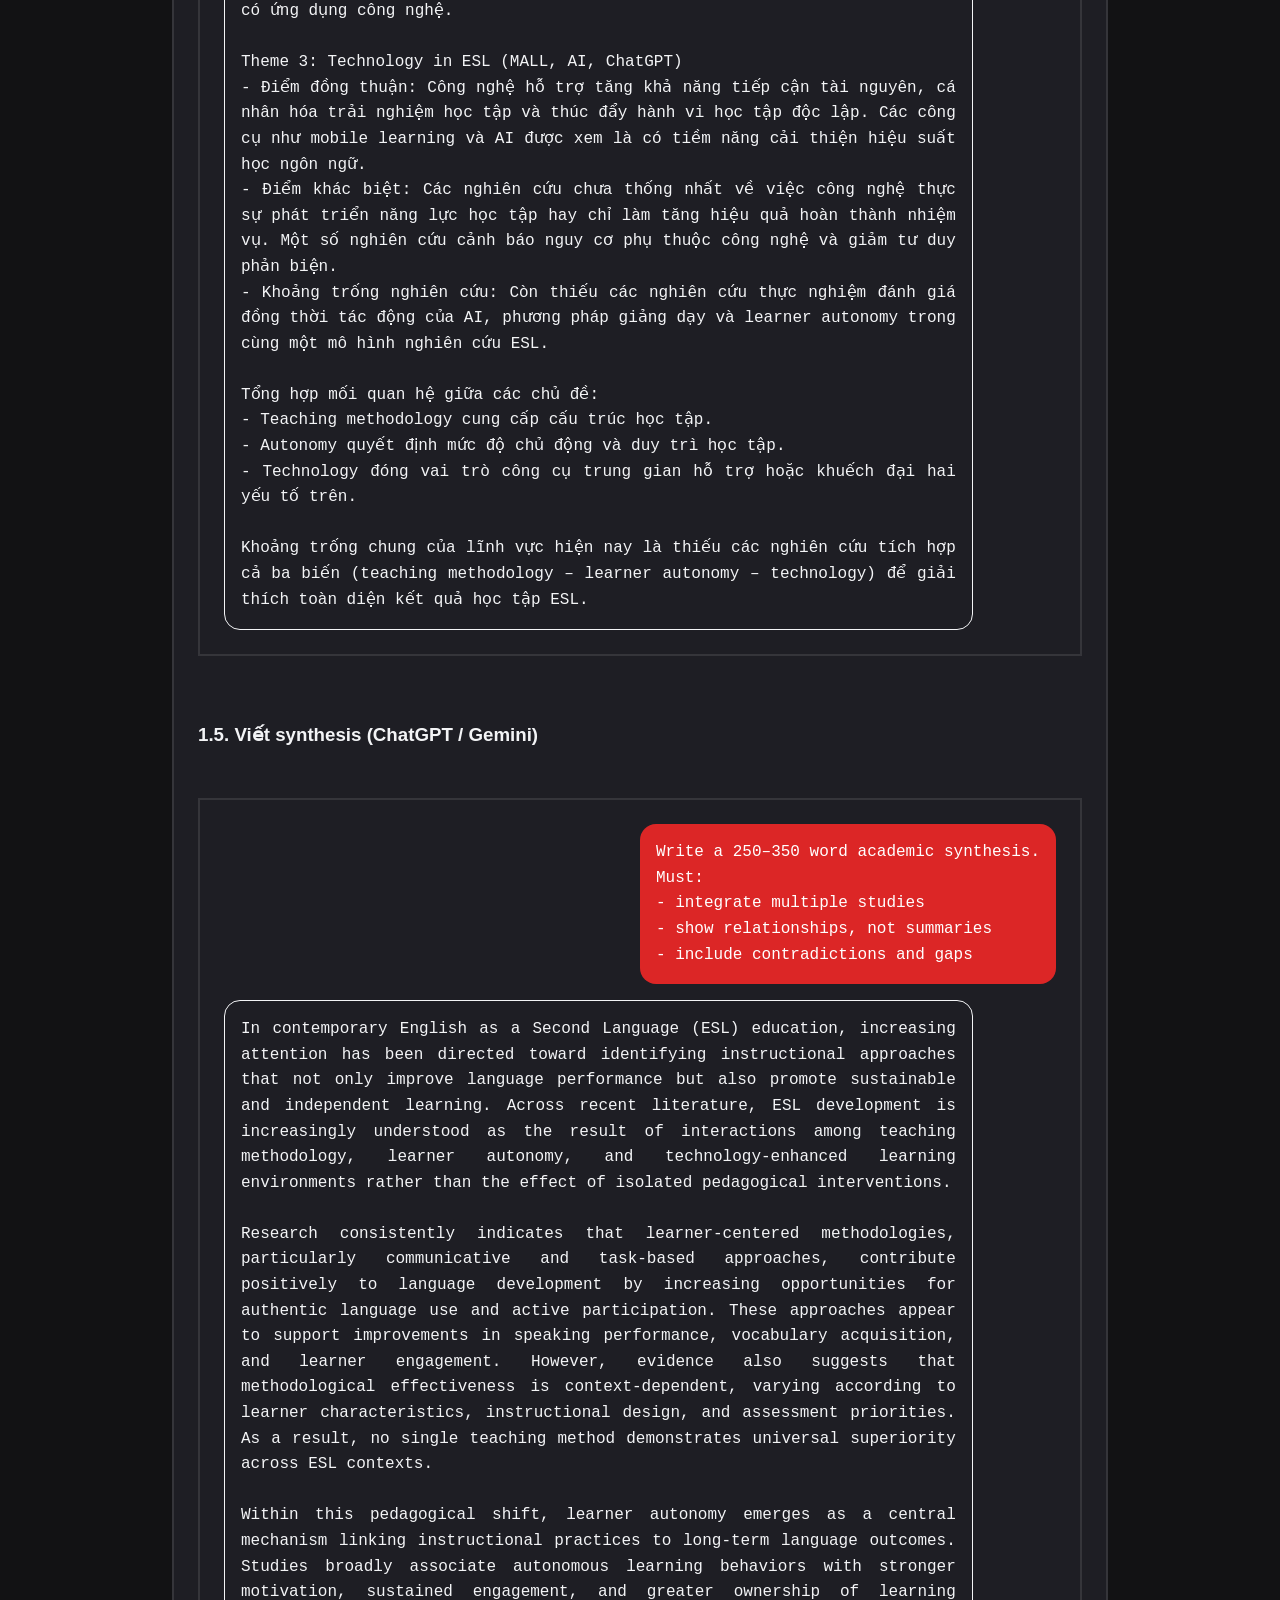
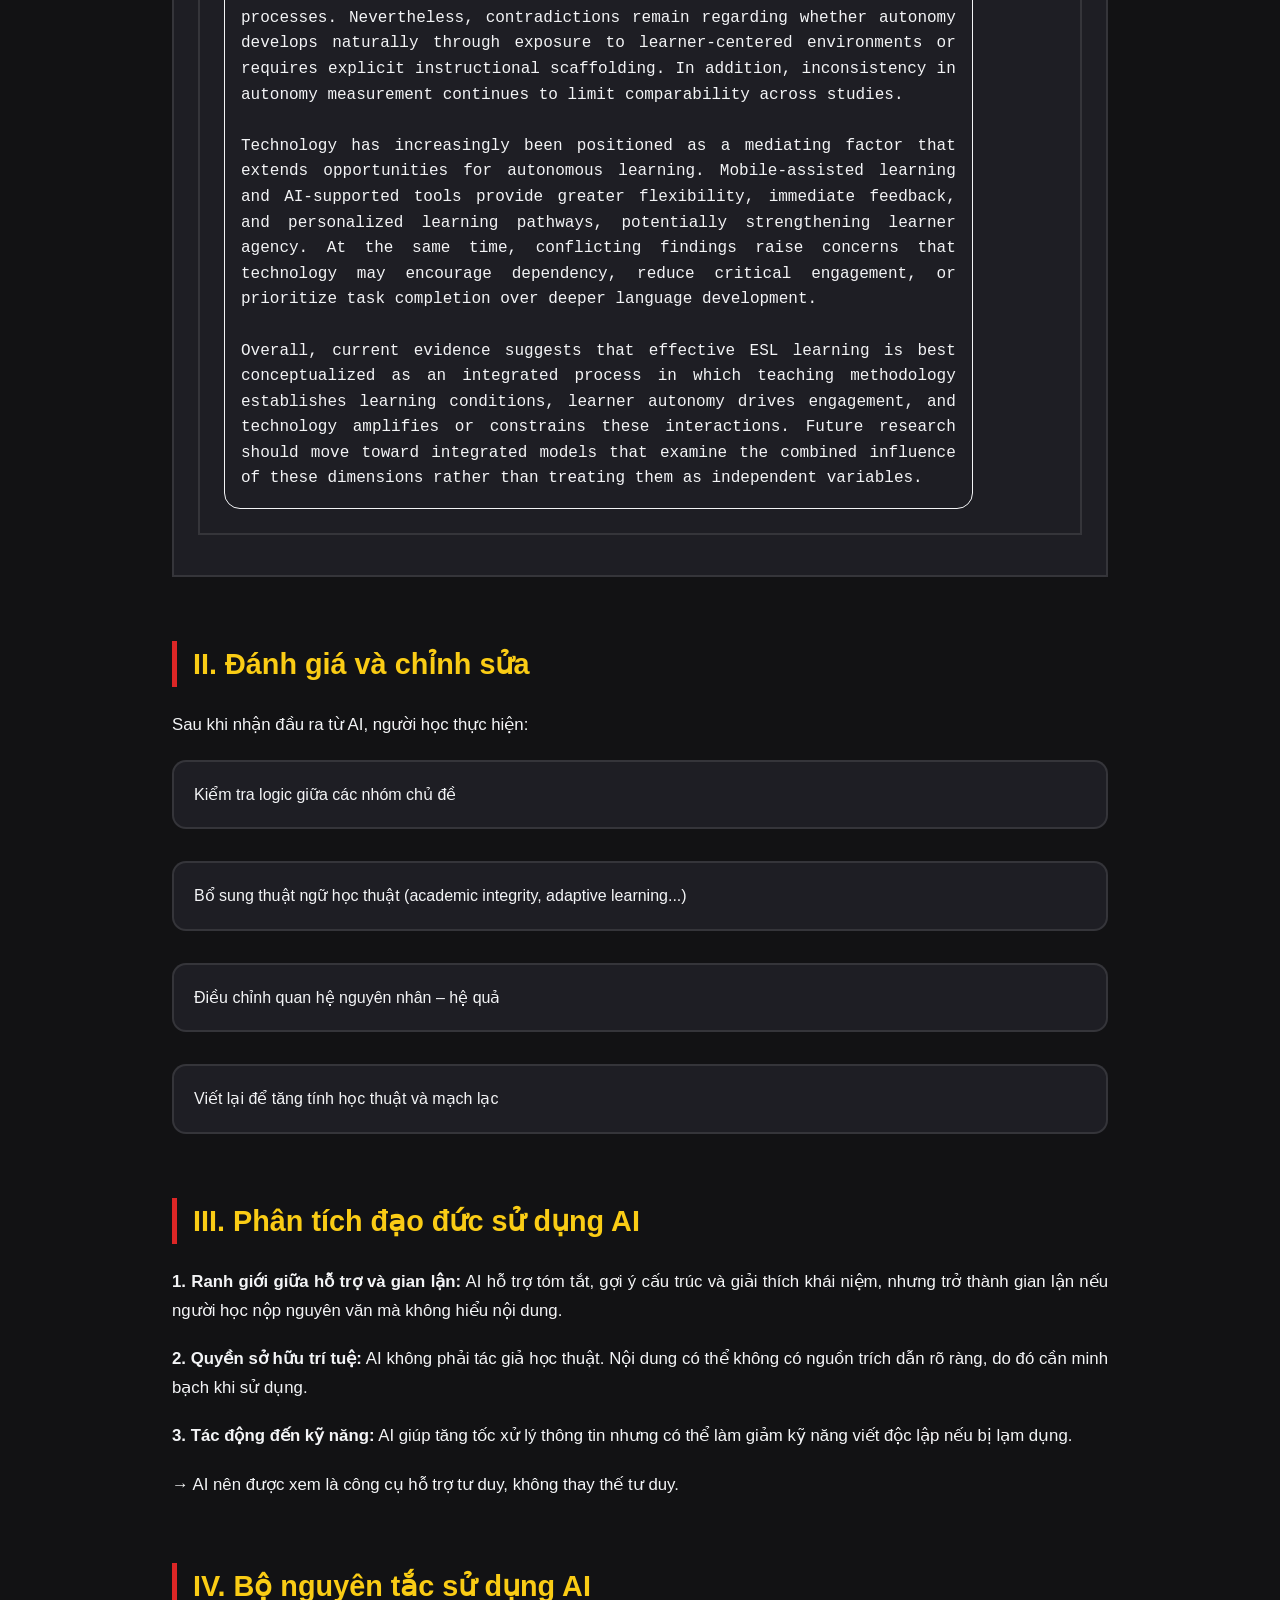
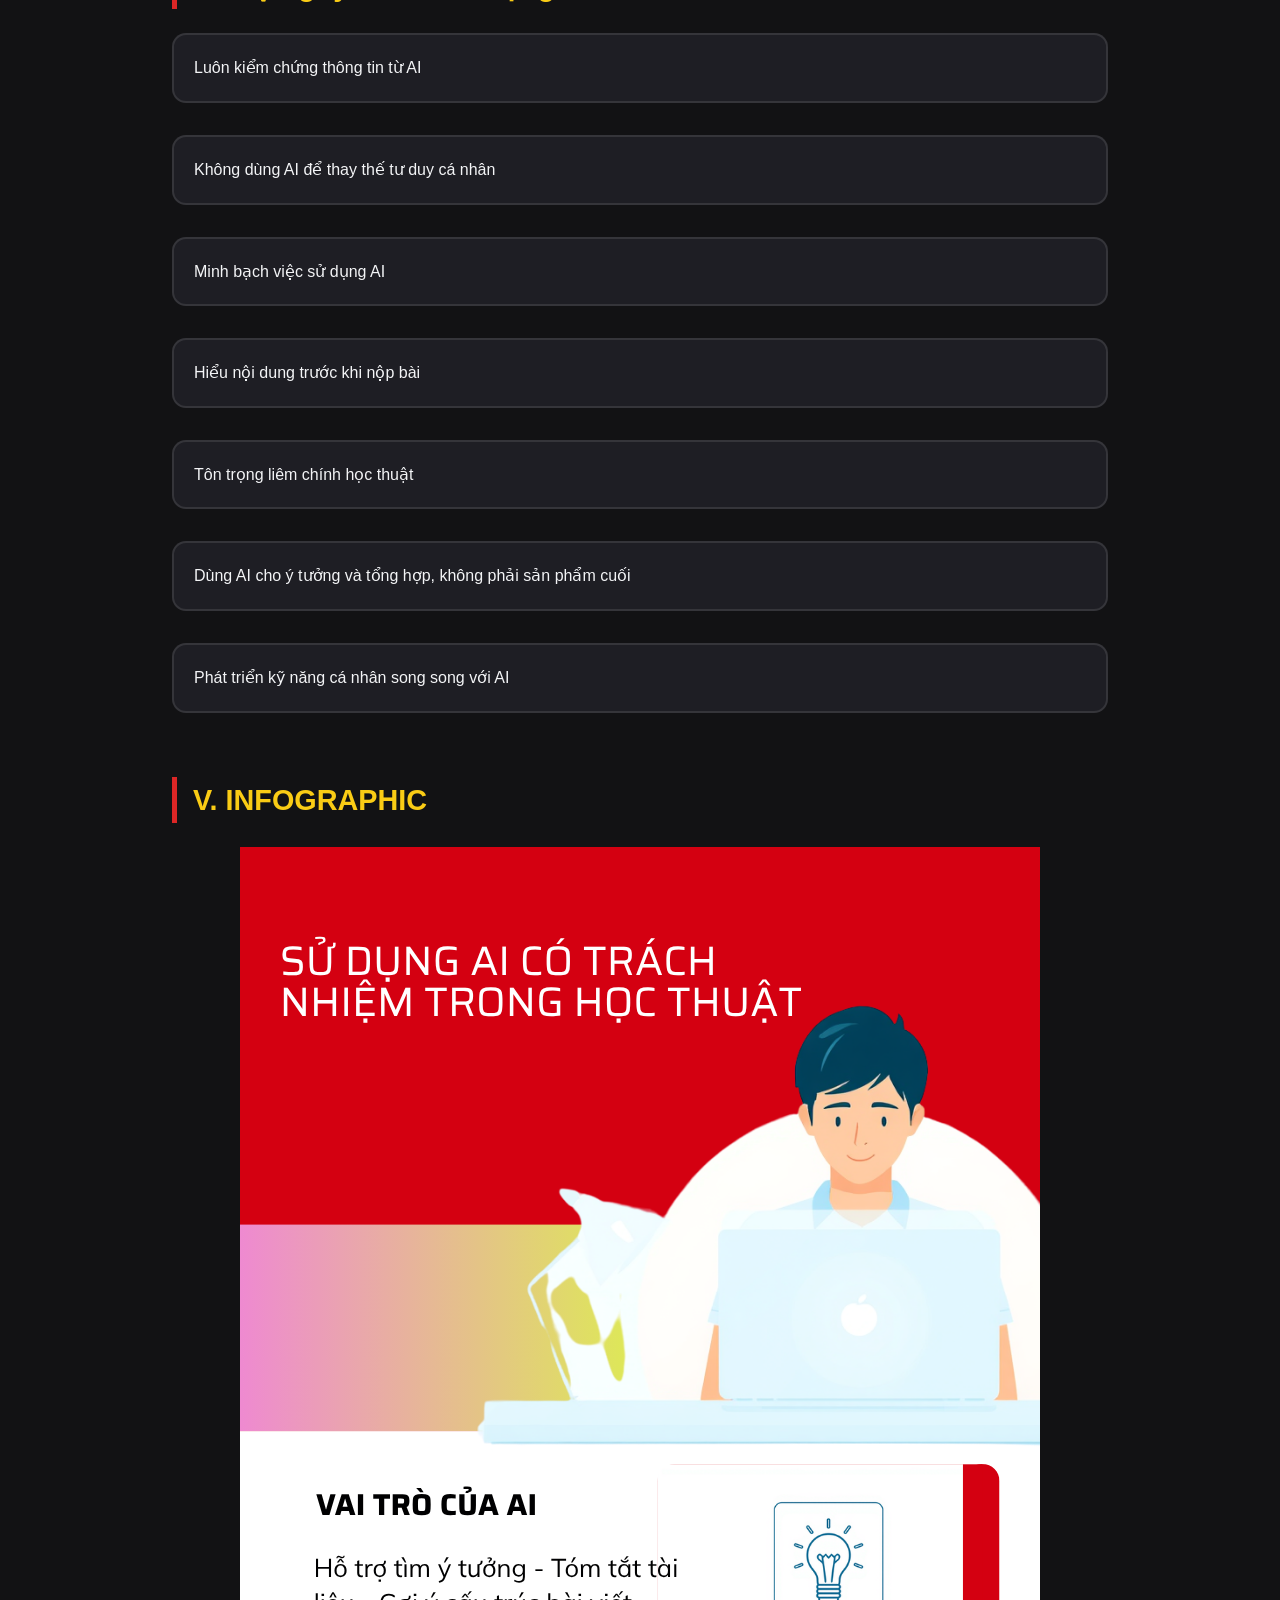
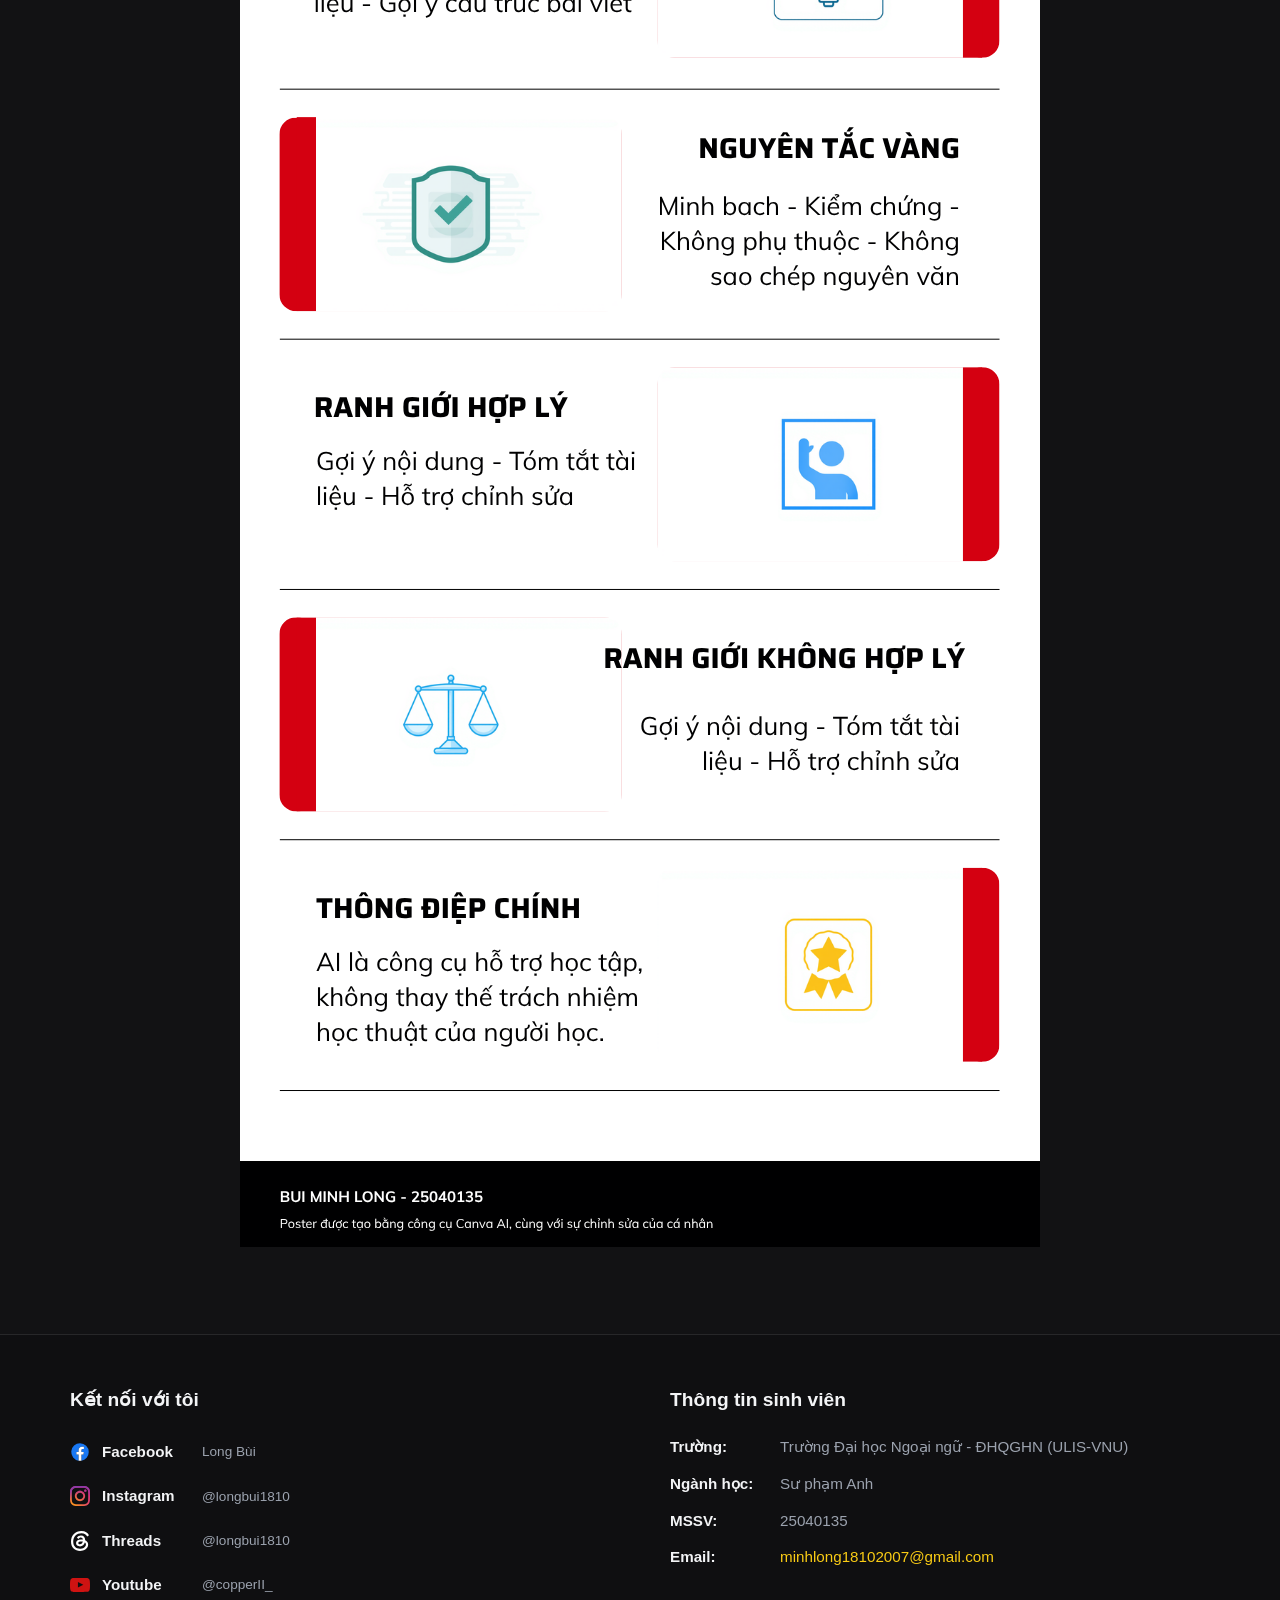
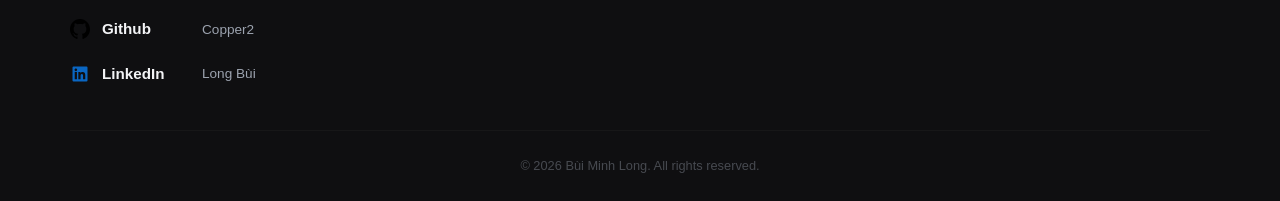
<file: pages/projects/project6.html>
<!doctype html>
<html lang="en">
	<head>
		<meta charset="UTF-8" />
		<meta name="viewport" content="width=device-width, initial-scale=1.0" />
		<title>Portfolio | NV6</title>
		<link rel="stylesheet" href="../../css/global.css" />
		<link rel="stylesheet" href="../../css/pages/mission.css" />
		<link rel="stylesheet" href="../../css/pages/mission6.css" />
	</head>
	<body>
		<header>
			<nav class="navbar">
				<a href="../../index.html">
					<img
						src="../../assets/logo/teacup.svg"
						alt="logo"
						class="logo"
					/>
				</a>

				<ul class="nav-links">
					<li><a href="../../index.html">Giới thiệu</a></li>
					<li>
						<a href="../projects.html" class="active">Dự án</a>
					</li>
					<li><a href="../summary.html">Tham khảo</a></li>
				</ul>

				<div class="nav-toggles">
					<!-- <button
						class="toggle-btn theme-toggle"
						id="theme-toggle-btn"
						aria-label="Toggle Dark/Light Mode"
					>
						<img
							src="#"
							alt="Theme Icon"
							class="icon"
							id="theme-icon-img"
						/>
					</button> -->
				</div>
			</nav>
		</header>

  <body>
    <main class="md-document">

      <h1 class="md-h1">
        NV6 - Sử dụng AI trong tổng hợp nghiên cứu ESL
      </h1>

      <p class="md-date">Thời gian đăng tải: 2026-06-16</p>

      <!-- INFO -->
      <section class="md-info">
        <h2 class="md-info-h2">Thông tin bài tập</h2>

        <div class="md-info-grid">

          <div class="md-info-card">
            <h3 class="md-info-h3">Mô tả</h3>
            <p class="md-p-content">
              Nghiên cứu cách sử dụng AI trong quá trình tổng hợp thông tin học thuật (synthesis)
              từ các bài báo ESL (English as a Second Language), kết hợp nhiều công cụ AI
              như Perplexity, NotebookLM và ChatGPT để hỗ trợ tìm kiếm, lọc, phân tích và viết học thuật.
            </p>
          </div>

          <div class="md-info-card">
            <h3 class="md-info-h3">Mục tiêu</h3>
            <p class="md-p-content">
              - Xác định và tổng hợp các chủ đề nghiên cứu ESL.<br />
              - Rèn luyện kỹ năng synthesis học thuật thay vì tóm tắt đơn lẻ.<br />
              - Đánh giá vai trò của AI trong toàn bộ quy trình nghiên cứu.<br />
              - Phát triển tư duy phản biện trong sử dụng AI.
            </p>
          </div>

        </div>

        <div class="md-info-card">
          <h3 class="md-info-h3">Công cụ sử dụng</h3>

          <div class="md-tech-list">

            <div class="md-tech-row">
              <span class="md-tech-label">Tìm tài liệu</span>
              <div class="md-tags">
                <span class="md-tag">Perplexity AI</span>
              </div>
            </div>

            <div class="md-tech-row">
              <span class="md-tech-label">Phân tích abstract</span>
              <div class="md-tags">
                <span class="md-tag">Perplexity AI</span>
              </div>
            </div>

            <div class="md-tech-row">
              <span class="md-tech-label">Tóm tắt học thuật</span>
              <div class="md-tags">
                <span class="md-tag">NotebookLM</span>
              </div>
            </div>

            <div class="md-tech-row">
              <span class="md-tech-label">Synthesis & viết học thuật</span>
              <div class="md-tags">
                <span class="md-tag">ChatGPT</span>
                <span class="md-tag">Gemini</span>
              </div>
            </div>

            <div class="md-tech-row">
              <span class="md-tech-label">Tạo infographic</span>
              <div class="md-tags">
                <span class="md-tag">Canva AI</span>
              </div>
            </div>

          </div>
        </div>
      </section>

      <!-- PROCESS -->
      <section class="md-section">
        <h2 class="md-h2">I. Quá trình sử dụng AI</h2>

        <!-- STEP 1 -->
        <h3 class="md-h3">1.1. Tìm tài liệu học thuật (Perplexity AI)</h3>

        <div class="md-chat">
          <div class="md-chat-user">
<pre>
Find peer-reviewed academic papers only on ESL focusing on:
- teaching methodologies (CLT, TBLT)
- learner autonomy
- technology in language learning
Requirements:
- 2018–2025
- Scopus / ERIC / Springer / Elsevier
- include DOI + relevance explanation
</pre>
          </div>

          <div class="md-chat-ai">
<pre>
Based on the search results, here are relevant peer-reviewed papers meeting most of your criteria:

------------------------------

1. Teaching Methodologies (CLT/TBLT)
Paper: Akdağ-Çimen, T., & Çeşme, H. (2022). "Effect of TPR and CLT on young EFL learners' speaking anxiety, oral proficiency, and vocabulary learning." Electronic Journal of Foreign Language Teaching, 19(2)	
DOI: 10.56040/akce1924 
Relevance: Empirical study testing CLT effectiveness on speaking anxiety, oral proficiency, and vocabulary – directly addresses CLT methodology

Paper: Systematic Literature Review of Task-Based Language Teaching (2025)	
DOI: Not provided in snippet	
Relevance: Critically analyzes TBLT effectiveness across L2 environments; searched in Scopus & ERIC 

------------------------------

2. Learner Autonomy
Paper: Dimensions of English language learner autonomy assessment (2026)	
DOI: Not provided	
Relevance: PRISMA systematic review of 30 studies (1996–2025); emphasizes metacognitive, motivation, cognitive, and social dimensions in 2018–2025 period 

Paper: A Review on Learner Autonomy with Mobile-Assisted Language Learning (2023)	
DOI: Not provided in snippet	
Relevance: Reviews 12 articles (2018–2023) on mobile apps developing learner autonomy for tertiary EFL learners 

------------------------------

3. Technology in Language Learning
Paper: Technology in Language Teaching & Learning (ChatGPT study)	
DOI: Not provided	
Relevance: Shows ChatGPT enhanced ESP writing performance + implicit learner autonomy growth 

Paper: Technology's Influence on English language learning (2025)	
DOI: 10.54660/IJSSER.2025.4.3.151-156 
Relevance: 2025 paper on technology transforming English language learning practices
</pre>
        </div>

        <!-- STEP 2 -->
        <h3 class="md-h3">1.2. Lọc bài qua abstract (Perplexity AI)</h3>

        <div class="md-chat">
          <div class="md-chat-user">
<pre>
Score each abstract 0–5 based on relevance to ESL teaching, methodology depth, and technology/learner autonomy connection.
Classify: KEEP / MAYBE / REMOVE.
Output in table format.
</pre>
          </div>

          <div class="md-chat-ai">
<pre>
Akdağ-Çimen & Çeşme (2022). TPR vs CLT on young EFL learners
- Relevance Score: 4.5
- Classification: KEEP
- Reasoning: High relevance because it directly compares CLT methodology. It measures key ESL outcomes such as speaking anxiety, oral proficiency, and vocabulary. The study also has strong methodological depth with an experimental design.

Systematic Literature Review of Task-Based Language Teaching (2025)
- Relevance Score: 3.5
- Classification: MAYBE
- Reasoning: Moderately high relevance since it focuses on TBLT, which is an important ESL methodology. However, it is a review study rather than original empirical research, so its methodological contribution is limited to synthesis.

Dimensions of English language learner autonomy assessment (2026)
- Relevance Score: 3.0
- Classification: MAYBE
- Reasoning: Moderately relevant because it addresses learner autonomy, which matches the topic area. However, it is a systematic review covering multiple decades and is not ESL-specific empirical research. It focuses on assessment rather than teaching methods.

A Review on Learner Autonomy with Mobile-Assisted Language Learning (2023)
- Relevance Score: 4.0
- Classification: KEEP
- Reasoning: High relevance due to the clear link between learner autonomy and mobile-assisted language learning. It synthesizes studies within the 2018–2025 range and targets tertiary EFL contexts, connecting both autonomy and technology.

Technology in Language Teaching & Learning (ChatGPT/ESP study)
- Relevance Score: 4.2
- Classification: KEEP
- Reasoning: Highly relevant because it examines ChatGPT in language learning and shows links to learner autonomy development. It also involves ESP contexts, which fall under ESL-related domains, and provides empirical findings on writing performance.

Technology's Influence on English language learning (2025)
- Relevance Score: 2.5
- Classification: REMOVE
- Reasoning: Lower relevance due to being a general overview-style article. It lacks methodological depth and does not clearly connect to learner autonomy. It also appears to be from a less rigorous publication source.

---------------------------------

Summary
KEEP: 3 papers (Akdağ-Çimen & Çeşme 2022; MALL Review 2023; ChatGPT Study)
MAYBE: 2 papers (TBLT Review 2025; Autonomy Assessment 2026)
REMOVE: 1 paper (Technology Influence 2025)

Overall conclusion: The KEEP papers best align with the criteria due to stronger empirical grounding, clearer ESL relevance, and explicit links between technology, autonomy, and learning outcomes.
</pre>

</div>
        </div>

        <!-- STEP 3 -->
        <h3 class="md-h3">1.3. Tóm tắt bài báo (NotebookLM)</h3>

        <div class="md-chat">
          <div class="md-chat-user">
<pre>
Summarize academic paper focusing on:
- methodology
- key findings
- pedagogical implications
- contribution to ESL synthesis themes
</pre>
          </div>

          <div class="md-chat-ai">
<pre>
This quasi-experimental study involved 56 second-grade Turkish EFL learners to compare Total Physical Response (TPR) and Communicative Language Teaching (CLT). Data were gathered through pre- and post-tests assessing speaking anxiety, oral proficiency, and vocabulary

Key findings indicate both methods significantly improved oral proficiency and vocabulary while reducing speaking anxiety .Remarkably, the TPR group showed higher overall improvements, particularly in vocabulary growth, despite the CLT group's higher initial scores

Pedagogically, the study emphasizes reducing student anxiety as a priority for better learning outcomes. It suggests TPR is effective for more than just vocabulary, rivaling CLT in fostering speaking skills. This research contributes to ESL synthesis themes by providing a unique comparative analysis, challenging traditional views of TPR's limitations and supporting its versatility in young learner contexts
</pre>
          </div>
        </div>

        <!-- STEP 4 -->
        <h3 class="md-h3">1.4. Lập bảng synthesis (ChatGPT / Gemini)</h3>

        <div class="md-chat">
          <div class="md-chat-user">
<pre>
Build a synthesis matrix from multiple ESL papers:
Theme | Consensus | Contradictions | Evidence | Implications
Focus on relationships, not summaries.
</pre>
          </div>

          <div class="md-chat-ai">
<pre>
Theme 1: Teaching methodology (CLT, TBLT, communicative approaches)
- Điểm đồng thuận: Các nghiên cứu đều cho thấy phương pháp giảng dạy lấy người học làm trung tâm (CLT, TBLT, TPR) có xu hướng cải thiện năng lực giao tiếp, tăng mức độ tham gia của người học và hỗ trợ phát triển kỹ năng ngôn ngữ thực tế.
- Điểm khác biệt: Một số nghiên cứu nhấn mạnh hiệu quả của phương pháp phụ thuộc vào độ tuổi, trình độ người học và bối cảnh triển khai; trong khi các nghiên cứu khác cho rằng bản thân phương pháp đã tạo ra sự khác biệt đáng kể. Ngoài ra, vẫn còn tranh luận giữa việc ưu tiên giao tiếp hay duy trì dạy ngữ pháp có cấu trúc.
- Khoảng trống nghiên cứu: Chưa có nhiều nghiên cứu kết hợp trực tiếp giữa phương pháp giảng dạy và yếu tố công nghệ hoặc tự chủ học tập để đánh giá tác động tổng hợp lên kết quả ESL.

Theme 2: Learner autonomy
- Điểm đồng thuận: Các nghiên cứu thống nhất rằng tự chủ học tập có mối liên hệ tích cực với động lực học tập, mức độ tham gia và kết quả học ngôn ngữ dài hạn. Người học chủ động thường đạt hiệu quả cao hơn trong môi trường ESL/EFL.
- Điểm khác biệt: Có sự khác biệt trong quan điểm về nguồn gốc của tự chủ học tập: một số nghiên cứu xem đây là năng lực có thể phát triển thông qua thiết kế giảng dạy, trong khi số khác xem đây là đặc điểm cá nhân của người học. Đồng thời, tiêu chí đo lường learner autonomy cũng chưa thống nhất.
- Khoảng trống nghiên cứu: Thiếu bằng chứng thực nghiệm dài hạn về cách tự chủ học tập được hình thành và duy trì trong môi trường học tiếng Anh có ứng dụng công nghệ.

Theme 3: Technology in ESL (MALL, AI, ChatGPT)
- Điểm đồng thuận: Công nghệ hỗ trợ tăng khả năng tiếp cận tài nguyên, cá nhân hóa trải nghiệm học tập và thúc đẩy hành vi học tập độc lập. Các công cụ như mobile learning và AI được xem là có tiềm năng cải thiện hiệu suất học ngôn ngữ.
- Điểm khác biệt: Các nghiên cứu chưa thống nhất về việc công nghệ thực sự phát triển năng lực học tập hay chỉ làm tăng hiệu quả hoàn thành nhiệm vụ. Một số nghiên cứu cảnh báo nguy cơ phụ thuộc công nghệ và giảm tư duy phản biện.
- Khoảng trống nghiên cứu: Còn thiếu các nghiên cứu thực nghiệm đánh giá đồng thời tác động của AI, phương pháp giảng dạy và learner autonomy trong cùng một mô hình nghiên cứu ESL.

Tổng hợp mối quan hệ giữa các chủ đề:
- Teaching methodology cung cấp cấu trúc học tập.
- Autonomy quyết định mức độ chủ động và duy trì học tập.
- Technology đóng vai trò công cụ trung gian hỗ trợ hoặc khuếch đại hai yếu tố trên.

Khoảng trống chung của lĩnh vực hiện nay là thiếu các nghiên cứu tích hợp cả ba biến (teaching methodology – learner autonomy – technology) để giải thích toàn diện kết quả học tập ESL.
</pre>
          </div>
        </div>

        <!-- STEP 5 -->
        <h3 class="md-h3">1.5. Viết synthesis (ChatGPT / Gemini)</h3>

        <div class="md-chat">
          <div class="md-chat-user">
<pre>
Write a 250–350 word academic synthesis.
Must:
- integrate multiple studies
- show relationships, not summaries
- include contradictions and gaps
</pre>
          </div>

          <div class="md-chat-ai">
<pre>
In contemporary English as a Second Language (ESL) education, increasing attention has been directed toward identifying instructional approaches that not only improve language performance but also promote sustainable and independent learning. Across recent literature, ESL development is increasingly understood as the result of interactions among teaching methodology, learner autonomy, and technology-enhanced learning environments rather than the effect of isolated pedagogical interventions.

Research consistently indicates that learner-centered methodologies, particularly communicative and task-based approaches, contribute positively to language development by increasing opportunities for authentic language use and active participation. These approaches appear to support improvements in speaking performance, vocabulary acquisition, and learner engagement. However, evidence also suggests that methodological effectiveness is context-dependent, varying according to learner characteristics, instructional design, and assessment priorities. As a result, no single teaching method demonstrates universal superiority across ESL contexts.

Within this pedagogical shift, learner autonomy emerges as a central mechanism linking instructional practices to long-term language outcomes. Studies broadly associate autonomous learning behaviors with stronger motivation, sustained engagement, and greater ownership of learning processes. Nevertheless, contradictions remain regarding whether autonomy develops naturally through exposure to learner-centered environments or requires explicit instructional scaffolding. In addition, inconsistency in autonomy measurement continues to limit comparability across studies.

Technology has increasingly been positioned as a mediating factor that extends opportunities for autonomous learning. Mobile-assisted learning and AI-supported tools provide greater flexibility, immediate feedback, and personalized learning pathways, potentially strengthening learner agency. At the same time, conflicting findings raise concerns that technology may encourage dependency, reduce critical engagement, or prioritize task completion over deeper language development.

Overall, current evidence suggests that effective ESL learning is best conceptualized as an integrated process in which teaching methodology establishes learning conditions, learner autonomy drives engagement, and technology amplifies or constrains these interactions. Future research should move toward integrated models that examine the combined influence of these dimensions rather than treating them as independent variables.
</pre>
          </div>
        </div>

      </section>

      <!-- EVALUATION -->
      <section class="md-section">
        <h2 class="md-h2">II. Đánh giá và chỉnh sửa</h2>

        <p class="md-p-content">
          Sau khi nhận đầu ra từ AI, người học thực hiện:
        </p>

        <ul class="md-list">
          <li class="md-item">Kiểm tra logic giữa các nhóm chủ đề</li>
          <li class="md-item">Bổ sung thuật ngữ học thuật (academic integrity, adaptive learning...)</li>
          <li class="md-item">Điều chỉnh quan hệ nguyên nhân – hệ quả</li>
          <li class="md-item">Viết lại để tăng tính học thuật và mạch lạc</li>
        </ul>
      </section>

      <!-- ETHICS -->
      <section class="md-section">
        <h2 class="md-h2">III. Phân tích đạo đức sử dụng AI</h2>

        <div class="md-text-block">
          <p class="md-p-content">
            <strong>1. Ranh giới giữa hỗ trợ và gian lận:</strong>
            AI hỗ trợ tóm tắt, gợi ý cấu trúc và giải thích khái niệm,
            nhưng trở thành gian lận nếu người học nộp nguyên văn mà không hiểu nội dung.
          </p>

          <p class="md-p-content">
            <strong>2. Quyền sở hữu trí tuệ:</strong>
            AI không phải tác giả học thuật. Nội dung có thể không có nguồn trích dẫn rõ ràng,
            do đó cần minh bạch khi sử dụng.
          </p>

          <p class="md-p-content">
            <strong>3. Tác động đến kỹ năng:</strong>
            AI giúp tăng tốc xử lý thông tin nhưng có thể làm giảm kỹ năng viết độc lập
            nếu bị lạm dụng.
          </p>

          <p class="md-p-content">
            → AI nên được xem là công cụ hỗ trợ tư duy, không thay thế tư duy.
          </p>
        </div>
      </section>

      <!-- PRINCIPLES -->
      <section class="md-section">
        <h2 class="md-h2">IV. Bộ nguyên tắc sử dụng AI</h2>

        <ul class="md-list">
          <li class="md-item">Luôn kiểm chứng thông tin từ AI</li>
          <li class="md-item">Không dùng AI để thay thế tư duy cá nhân</li>
          <li class="md-item">Minh bạch việc sử dụng AI</li>
          <li class="md-item">Hiểu nội dung trước khi nộp bài</li>
          <li class="md-item">Tôn trọng liêm chính học thuật</li>
          <li class="md-item">Dùng AI cho ý tưởng và tổng hợp, không phải sản phẩm cuối</li>
          <li class="md-item">Phát triển kỹ năng cá nhân song song với AI</li>
        </ul>
      </section>

      <section class="md-section">
        <h2 class="md-h2">V. INFOGRAPHIC</h2>
        <div class="md-media-group center">
          <img src="../../assets/data/media6/infographic.png" alt="infographic">
        </div>

    </main>


		<footer class="site-footer">
			<div class="footer-container">
				<div class="footer-left">
					<h3 class="footer-title">Kết nối với tôi</h3>
					<div class="social-grid">
						<a
							href="https://www.facebook.com/longbui1810"
							class="social-item"
							target="_blank"
						>
							<img
								src="../../assets/logo/social-media/facebook.svg"
								alt="Facebook"
								class="icon"
							/>
							<span class="social-name">Facebook</span>
							<span class="social-username">Long Bùi</span>
						</a>

						<a
							href="https://www.instagram.com/longbui1810"
							class="social-item"
							target="_blank"
						>
							<img
								src="../../assets/logo/social-media/instagram.svg"
								alt="Instagram"
								class="icon"
							/>
							<span class="social-name">Instagram</span>
							<span class="social-username">@longbui1810</span>
						</a>

						<a
							href="https://www.threads.net/@longbui1810"
							class="social-item"
							target="_blank"
						>
							<img
								src="../../assets/logo/social-media/threads.svg"
								alt="Threads"
								class="icon"
							/>
							<span class="social-name">Threads</span>
							<span class="social-username">@longbui1810</span>
						</a>

						<a
							href="https://www.youtube.com/@copperII_"
							class="social-item"
							target="_blank"
						>
							<img
								src="../../assets/logo/social-media/youtube.svg"
								alt="Youtube"
								class="icon"
							/>
							<span class="social-name">Youtube</span>
							<span class="social-username">@copperII_</span>
						</a>

						<a
							href="https://github.com/Copper2"
							class="social-item"
							target="_blank"
						>
							<img
								src="../../assets/logo/social-media/github.svg"
								alt="Github"
								class="icon"
							/>
							<span class="social-name">Github</span>
							<span class="social-username">Copper2</span>
						</a>

						<a
							href="https://www.linkedin.com/in/longbui1810"
							class="social-item"
							target="_blank"
						>
							<img
								src="../../assets/logo/social-media/linkedin.svg"
								alt="LinkedIn"
								class="icon"
							/>
							<span class="social-name">LinkedIn</span>
							<span class="social-username">Long Bùi</span>
						</a>
					</div>
				</div>

				<div class="footer-right">
					<h3 class="footer-title">Thông tin sinh viên</h3>
					<ul class="info-list">
						<li class="info-item">
							<span class="info-label">Trường:</span>
							<span class="info-value"
								>Trường Đại học Ngoại ngữ - ĐHQGHN
								(ULIS-VNU)</span
							>
						</li>
						<li class="info-item">
							<span class="info-label">Ngành học:</span>
							<span class="info-value">Sư phạm Anh</span>
						</li>
						<li class="info-item">
							<span class="info-label">MSSV:</span>
							<span class="info-value">25040135</span>
						</li>
						<li class="info-item">
							<span class="info-label">Email:</span>
							<span class="info-value">
								<a
									href="mailto:minhlong18102007@gmail.com"
									class="info-email-link"
									>minhlong18102007@gmail.com</a
								>
							</span>
						</li>
					</ul>
				</div>
			</div>

			<div class="footer-bottom">
				<p>&copy; 2026 Bùi Minh Long. All rights reserved.</p>
			</div>
		</footer>
	</body>
	<!-- <script src="../../js/global.js"></script> -->
   <script>
document.addEventListener("DOMContentLoaded", function () {
  const cells = document.querySelectorAll(".md-table td");

  cells.forEach(cell => {
    const text = cell.innerText.trim();

    if (text.length > 50) {
      const trimmed = text.slice(0, 50);
      cell.innerText = trimmed + "...";
    }
  });
});
</script>
</html>
</file>
<file: css/global.css>
﻿:root {
	--primary-color: #facc15;
	--accent-color: #dc2626;

	--bg-main: #121214;
	--bg-card: #1e1e24;

	--text-main: #f3f4f6;
	--text-muted: #9ca3af;
	--border-color: rgba(255, 255, 255, 0.1);

	--transition: all 0.3s cubic-bezier(0.4, 0, 0.2, 1);
}

body.light-mode {
	--bg-main: #f9fafb;
	--bg-card: #ffffff;
	--text-main: #1f2937;
	--text-muted: #4b5563;
	--border-color: rgba(0, 0, 0, 0.1);
}

* {
	margin: 0;
	padding: 0;
	box-sizing: border-box;
}

body {
	font-family: "Segoe UI", sans-serif;
	color: var(--text-main);
	line-height: 1.6;
	background-color: var(--bg-main);
	padding-top: 70px;
}

/****************************************** NAV BAR    *************************************************/
header {
	background-color: rgba(18, 18, 20, 0.85);
	backdrop-filter: blur(10px);
	position: fixed;
	top: 0;
	left: 0;
	width: 100%;
	z-index: 1000;
	border-bottom: 1px solid var(--border-color);
}

.navbar {
	max-width: 1140px;
	margin: 0 auto;
	padding: 15px 20px;
	display: flex;
	justify-content: space-between;
	align-items: center;
}

.logo {
	height: 3rem;
	cursor: pointer;
}

.nav-links {
	display: flex;
	gap: 35px;
	list-style: none;
}

.nav-links a {
	color: var(--text-muted);
	text-decoration: none;
	font-weight: 500;
	font-size: 1rem;
	transition: var(--transition);
	position: relative;
	padding: 5px 0;
}

.nav-links a:hover,
.nav-links a.active {
	color: var(--primary-color);
}

.nav-links a::after {
	content: "";
	position: absolute;
	bottom: 0;
	left: 0;
	width: 0;
	height: 2px;
	background-color: var(--primary-color);
	transition: var(--transition);
}

.nav-links a:hover::after,
.nav-links a.active::after {
	width: 100%;
}

.nav-toggles {
	display: flex;
	align-items: center;
	gap: 15px;
}

.toggle-btn {
	background: rgba(255, 255, 255, 0.03);
	border: 1px solid var(--border-color);
	color: var(--text-main);
	padding: 8px 14px;
	border-radius: 20px;
	cursor: pointer;
	font-weight: 600;
	font-size: 0.85rem;
	transition: var(--transition);
	display: flex;
	align-items: center;
	justify-content: center;
	gap: 8px;
}

.toggle-btn:hover {
	background: rgba(255, 255, 255, 0.08);
	border-color: var(--primary-color);
	color: var(--primary-color);
	transform: translateY(-1px);
}

.theme-toggle {
	width: 38px;
	height: 38px;
	padding: 0;
}

.toggle-btn .icon {
	width: 20px;
	height: 20px;
	object-fit: contain;
	display: inline-block;
}

/****************************************** SITE FOOTER *************************************************/
.site-footer {
    background-color: #0f0f11;
    border-top: 1px solid var(--border-color);
    padding: 50px 20px 25px 20px;
    margin-top: auto;
}

.footer-container {
    max-width: 1140px;
    margin: 0 auto;
    display: grid;
    grid-template-columns: 1fr 1fr; /* Chia đôi chính xác 50% - 50% */
    gap: 60px;
    padding-bottom: 40px;
}

.footer-title {
    font-size: 1.2rem;
    font-weight: 700;
    color: var(--text-main);
    margin-bottom: 20px;
}

/* --- KHỐI MẠNG XÃ HỘI (BÊN TRÁI) --- */
.social-grid {
    display: flex;
    flex-direction: column;
    gap: 12px;
}

.social-item {
    display: flex;
    align-items: center;
    text-decoration: none;
    transition: var(--transition);
    padding: 4px 0;
}

.social-item .icon {
    width: 20px;
    height: 20px;
    object-fit: contain;
    margin-right: 12px;
}

.social-name {
    font-size: 0.95rem;
    font-weight: 600;
    color: var(--text-main);
    width: 100px; /* Giúp cố định hàng cột cho username phía sau */
}

.social-username {
    font-size: 0.85rem;
    color: var(--text-muted);
}

.social-item:hover {
    transform: translateX(4px);
}

.social-item:hover .social-name {
    color: var(--primary-color);
}

/* --- KHỐI THÔNG TIN CÁ NHÂN (BÊN PHẢI) --- */
.info-list {
    list-style: none;
    padding: 0;
    display: flex;
    flex-direction: column;
    gap: 14px; /* Khoảng cách thông thoáng giữa các dòng thông tin */
}

.info-item {
    display: flex;
    align-items: flex-start; /* Giúp các dòng text dài tự động xuống hàng ngay ngắn */
    line-height: 1.5;
    font-size: 0.95rem;
}

/* Cố định độ rộng tiêu đề phụ (Trường, Ngành, MSSV...) để phần thông tin thẳng hàng */
.info-label {
    font-weight: 600;
    color: var(--text-main);
    width: 110px; 
    flex-shrink: 0; /* Không cho phép nhãn bị bóp méo khi thu nhỏ màn hình */
}

.info-value {
    color: var(--text-muted);
}

/* Thiết kế link email riêng biệt tinh tế */
.info-email-link {
    color: var(--primary-color);
    text-decoration: none;
    transition: var(--transition);
}

.info-email-link:hover {
    text-decoration: underline;
    color: #eab308;
}

/* --- DÒNG BẢN QUYỀN PHÍA DƯỚI --- */
.footer-bottom {
    max-width: 1140px;
    margin: 0 auto;
    padding-top: 25px;
    border-top: 1px solid rgba(255, 255, 255, 0.03);
    text-align: center;
}

.footer-bottom p {
    font-size: 0.8rem;
    color: rgba(156, 163, 175, 0.4);
}

/* Hỗ trợ Responsive khi xem trên điện thoại */
@media (max-width: 768px) {
	.about-container {
		grid-template-columns: 1fr;
		text-align: center;
		gap: 40px;
	}
	.about-title {
		font-size: 2.5rem;
	}
	.about-goals {
		text-align: left;
	}
	.about-buttons {
		justify-content: center;
	}
	.footer-container {
        grid-template-columns: 1fr; /* Trở về 1 cột dọc xếp chồng trên giao diện Mobile */
        gap: 40px;
    }
}


/************************************ LIGHT MODE *************************************/
body.light-mode .toggle-btn {
    background: rgba(0, 0, 0, 0.02);
}

body.light-mode .toggle-btn:hover {
    background: rgba(0, 0, 0, 0.05);
}

/************************************
 * Scrollbar
 ************************************/

html {
	scrollbar-color: var(--primary-color) var(--bg-card);
	scrollbar-width: thin;
}

/* Chrome, Edge, Safari */
::-webkit-scrollbar {
	width: 10px;
}

::-webkit-scrollbar-track {
	background: var(--bg-card);
}

::-webkit-scrollbar-thumb {
	background: var(--primary-color);
	border-radius: 999px;
}

::-webkit-scrollbar-thumb:hover {
	background: #eab308;
}
</file>
<file: css/index.css>
/****************************************** HERO SECTION    *************************************************/
.about-hero-section {
	padding: 100px 20px;
	background-color: var(--bg-main);
	min-height: 90vh;
	display: flex;
	align-items: center;
}

.about-container {
	max-width: 1140px;
	margin: 0 auto;
	display: grid;
	grid-template-columns: 1.2fr 0.8fr;
	gap: 50px;
	align-items: center;
}

.about-subtitle {
	font-size: 1.1rem;
	font-weight: 600;
	color: var(--accent-color);
	text-transform: uppercase;
	letter-spacing: 1px;
}

.about-title {
	font-size: 3.5rem;
	margin: 10px 0;
	font-weight: 700;
	color: var(--text-main);
}

.about-spec {
	font-size: 1.5rem;
	color: var(--text-main);
	margin-bottom: 20px;
}

#typing-text {
	color: var(--primary-color);
	font-weight: 600;
	border-right: 2px solid var(--primary-color);
	animation: blink 0.75s step-end infinite;
}

.about-description {
	font-size: 1.1rem;
	color: var(--text-muted);
	margin-bottom: 25px;
}

.about-goals {
	background: var(--bg-card);
	border-left: 4px solid var(--primary-color);
	padding: 15px 20px;
	margin-bottom: 30px;
	border-radius: 0 8px 8px 0;
	box-shadow: 0 4px 12px rgba(0, 0, 0, 0.2);
}

.about-goals strong {
	color: var(--primary-color);
}

.about-buttons {
	display: flex;
	gap: 15px;
}

.btn {
	padding: 12px 28px;
	border-radius: 6px;
	text-decoration: none;
	font-weight: 600;
	transition: var(--transition);
	display: inline-block;
}

.btn-primary {
	background-color: var(--primary-color);
	color: #121214;
}

.btn-primary:hover {
	background-color: #eab308;
	transform: translateY(-2px);
	box-shadow: 0 4px 15px rgba(250, 204, 21, 0.3);
}

.btn-secondary {
	border: 2px solid var(--text-muted);
	color: var(--text-main);
	background-color: transparent;
}

.btn-secondary:hover {
	border-color: var(--primary-color);
	color: var(--primary-color);
	background-color: rgba(250, 204, 21, 0.05);
	transform: translateY(-2px);
}

.about-avatar {
	position: relative;
	z-index: 1;
}

.avatar-frame {
	border-radius: 12px;
	overflow: hidden;
	box-shadow: 0 20px 25px -5px rgba(0, 0, 0, 0.3);
	border: 1px solid var(--border-color);
}

.avatar-frame img {
	max-width: 100%;
	height: auto;
	display: block;
}

@keyframes blink {
	from,
	to {
		border-color: transparent;
	}
	50% {
		border-color: var(--primary-color);
	}
}

/* TEST */
/* --- CSS DÙNG CHUNG CHO CÁC SECTION --- */
.skills-achievements-section,
.timeline-future-section,
.gallery-section {
	max-width: 1140px;
	margin: 0 auto;
	padding: 80px 20px;
}

.section-header {
	text-align: center;
	margin-bottom: 50px;
}

.section-title {
	font-size: 2.2rem;
	font-weight: 700;
	color: var(--text-main);
	margin-bottom: 12px;
}

.section-subtitle {
	font-size: 1rem;
	color: var(--text-muted);
}

/* --- PHẦN 2: KỸ NĂNG & THÀNH TÍCH (GRID LAYOUT) --- */
.skills-achievements-grid {
	display: grid;
	grid-template-columns: 1fr 1fr;
	gap: 30px;
}

.info-card {
	background-color: var(--bg-card);
	border: 1px solid var(--border-color);
	border-radius: 16px;
	padding: 30px;
	transition: var(--transition);
	display: grid;
}

.info-card:hover {
	border-color: var(--primary-color);
	transform: translateY(-2px);
}

.card-icon-wrapper {
	font-size: 2rem;
	margin-bottom: 15px;
}

.card-box-title {
	font-size: 1.35rem;
	color: var(--text-main);
	margin-bottom: 20px;
}

.achievement-list {
	list-style: none;
	padding: 0;
	display: flex;
	flex-direction: column;
	gap: 16px;
}

.achievement-list li {
	display: grid;
	grid-template-columns: 125px auto;
	gap: 16px;
	align-items: center;
	justify-content: left;
	width: 100%;
	font-size: 0.95rem;
	color: var(--text-main);
}

/* Định dạng các nhãn Badge */
.badge {
	text-align: center;
	padding: 6px 0px;
	border-radius: 6px;
	font-size: 0.8rem;
	font-weight: 700;
	text-transform: uppercase;
}

.badge-en,
.badge-fr,
.badge-jp {
	color: #fef08a;
	background: rgba(234, 179, 8, 0.05);
	border: 1px solid rgba(234, 179, 8, 0.25);
}
.badge-skill {
	color: #facc15;
	background: rgba(234, 179, 8, 0.05);
	border: 1px solid rgba(234, 179, 8, 0.4);
}
.badge-hsa,
.badge-spt,
.badge-vnu,
.badge-nckh {
	color: #ca8a04;
	background: rgba(234, 179, 8, 0.05);
	border: 1px solid rgba(202, 138, 4, 0.3);
}

.detail-text {
	color: var(--text-muted);
	font-size: 0.85rem;
}

.achievement-list li strong,
.achievement-list li .detail-text {
	word-break: break-word; /* Bẻ đôi từ nếu từ đó quá dài để không làm tràn khung */
	overflow-wrap: anywhere; /* Cho phép ngắt dòng ở bất kỳ ký tự nào nếu cần thiết */
	white-space: normal; /* Đảm bảo chữ được phép xuống dòng bình thường */
}

/* --- PHẦN 3: KẾ HOẠCH & TIẾN TRÌNH (TIMELINE DESIGN) --- */
.timeline-wrapper {
	position: relative;
	max-width: 800px;
	margin: 0 auto;
	padding: 20px 0;
}

/* Trục dọc trung tâm của dòng thời gian */
.timeline-line {
	position: absolute;
	left: 16px;
	top: 0;
	bottom: 0;
	width: 2px;
	background-color: var(--border-color);
}

.timeline-item {
	position: relative;
	padding-left: 50px;
	margin-bottom: 40px;
}

.timeline-item:last-child {
	margin-bottom: 0;
}

/* Chấm tròn mốc thời gian */
.timeline-dot {
	position: absolute;
	left: 10px;
	top: 6px;
	width: 14px;
	height: 14px;
	border-radius: 50%;
	background-color: var(--border-color);
	border: 3px solid var(--bg-main);
	z-index: 2;
	transition: var(--transition);
}

.timeline-item:hover .timeline-dot {
	background-color: var(--primary-color);
	box-shadow: 0 0 10px var(--primary-color);
}

.timeline-date {
	font-size: 0.85rem;
	font-weight: 700;
	color: var(--primary-color);
	text-transform: uppercase;
	margin-bottom: 6px;
}

.timeline-content {
	background-color: var(--bg-card);
	border: 1px solid var(--border-color);
	border-radius: 12px;
	padding: 20px;
	margin: 1rem 0;
}

.timeline-title {
	font-size: 1.1rem;
	color: var(--text-main);
	/* margin-bottom: 8px; */
}

.timeline-desc {
	margin-top: 8px;
	font-size: 0.95rem;
	color: var(--text-muted);
	line-height: 1.5;
}

/* Điểm nhấn cho mốc tương lai */
.future-plan .timeline-dot {
	background-color: transparent;
	border-color: var(--accent-color);
}
.future-plan .timeline-date {
	color: var(--accent-color);
}

/* GALLERY */
.gallery-grid {
	display: grid;
	gap: 16px;
}

/* Hàng chính */
.media-card-primary-container {
	display: grid;
	grid-template-columns: repeat(3, 1fr);
	gap: 16px;
}

/* Hàng phụ */
.media-card-secondary-container {
	display: grid;
	grid-template-columns: repeat(6, 1fr);
	gap: 16px;
}

.media-card {
	overflow: hidden;
	border-radius: 16px;
	aspect-ratio: 4 / 3;
    border: 1px solid var(--border-color);
    transition: 0.1s;
}

.media-card:hover {
	background-color: #eab308;
	transform: translateY(-2px);
	box-shadow: 0 4px 15px rgba(250, 204, 21, 0.3);
    border-color: var(--primary-color);

}

.media-card img {
	width: 100%;
	height: 100%;
	object-fit: cover;
	display: block;
	transition: transform 0.3s ease;
}

.media-card:hover img {
	transform: scale(1.03);
}

.lightbox {
	position: fixed;
	inset: 0;

	display: none;

	background: rgba(0, 0, 0, 0.85);

	justify-content: center;
	align-items: center;

	z-index: 9999;

	cursor: pointer;
}

.lightbox.active {
	display: flex;
}

.lightbox img {
	max-width: 90vw;
	max-height: 90vh;

	object-fit: contain;

	border-radius: 12px;
}

.media-card img {
	cursor: zoom-in;
}

/* --- RESPONSIVE CHO ĐIỆN THOẠI --- */
@media (max-width: 768px) {
	.skills-achievements-grid {
		grid-template-columns: 1fr; /* Thu về 1 cột dọc trên Mobile */
	}
	.about-container {
		display: flex;
		flex-direction: column-reverse;
	}
	.media-card-primary-container {
		grid-template-columns: 1fr;
	}

	.media-card-secondary-container {
		grid-template-columns: repeat(2, 1fr);
	}
}
</file>
<file: css/pages/projects.css>
.projects-main-section {
    max-width: 1140px;
    margin: 0 auto;
    padding: 50px 20px;
}

.projects-header-wrapper {
    text-align: center;
    margin-bottom: 45px;
}

.projects-heading {
    font-size: 2.5rem;
    font-weight: 700;
    margin-bottom: 10px;
}

.projects-subheading {
    font-size: 1.05rem;
    color: var(--text-muted);
}

/* 🟢 BỐ CỤC LƯỚI CARD GIỐNG YOUTUBE */
.projects-grid {
    display: grid;
    grid-template-columns: repeat(auto-fill, minmax(320px, 1fr));
    gap: 30px;
}

.project-card {
    background-color: var(--bg-card);
    border-radius: 12px;
    overflow: hidden;
    border: 1px solid rgba(255, 255, 255, 0.05);
    transition: var(--transition);
    display: flex;
    flex-direction: column;
}

.project-card:hover {
    transform: translateY(-4px);
    border-color: var(--primary-color);
    box-shadow: 0 12px 20px rgba(0, 0, 0, 0.3);
}

/* Giữ khung ảnh luôn đạt tỉ lệ chuẩn 16:9 widescreen */
.card-thumbnail {
    position: relative;
    width: 100%;
    padding-top: 56.25%; 
    background-color: rgba(255, 255, 255, 0.01);
}

.thumbnail-img {
    position: absolute;
    top: 0;
    left: 0;
    width: 100%;
    height: 100%;
    object-fit: cover;
}

/* Badge thời lượng góc phải ảnh */

.card-content {
    padding: 20px;
    display: flex;
    flex-direction: column;
    flex-grow: 1;
}

.card-tag {
    font-size: 0.75rem;
    font-weight: 700;
    text-transform: uppercase;
    color: var(--accent-color);
    margin-bottom: 6px;
}

.card-title {
    font-size: 1.2rem;
    font-weight: 700;
    line-height: 1.4;
    margin-bottom: 5px;
}

.card-time {
    font-size: 0.8rem;
    font-weight: 400;
    color: var(--text-muted);
    margin-bottom: 5px;
}

.project-card:hover .card-title {
    color: var(--primary-color);
}

.card-desc {
    font-size: 0.95rem;
    color: var(--text-muted);
    line-height: 1.5;
    margin-bottom: 20px;
    flex-grow: 1; /* Đẩy link xem chi tiết luôn nằm sát đáy card */
}

.card-link-btn {
    align-self: flex-start;
    color: var(--primary-color);
    text-decoration: none;
    font-weight: 600;
    font-size: 0.9rem;
    transition: var(--transition);
}

.card-link-btn:hover {
    transform: translateX(4px);
}

.error-msg {
    color: var(--accent-color);
    text-align: center;
    font-grid: 1.1rem;
    grid-column: 1 / -1;
}
</file>
<file: css/pages/mission.css>
/* =====================================================
   MARKDOWN DOCUMENT
   ===================================================== */

.md-document {
	width: min(100%, 1000px);
	margin: 0 auto;
	padding: 2rem;
}

/* =====================================================
   MARKDOWN INFO
   ===================================================== */

.md-info {
	margin-bottom: 4rem;
}

.md-info-h2 {
	color: var(--primary-color);
	font-size: 2rem;
	margin-bottom: 1.5rem;
}

.md-info-grid {
	display: grid;
	grid-template-columns: repeat(2, 1fr);
	gap: 1.5rem;
	margin-bottom: 1.5rem;
}

.md-info-card {
	background: var(--bg-card);
	border: 1px solid var(--border-color);
	border-radius: 16px;
	padding: 1.5rem;
	transition: var(--transition);
	user-select: none;
	cursor: default;
}

.md-info-card:hover {
	transform: translateY(-2px);

	border-color: rgba(250, 204, 21, 0.35);

	box-shadow: 0 8px 24px rgba(0, 0, 0, 0.15);
}

.md-info-h3 {
	color: var(--text-main);
	font-size: 1.1rem;
	margin-bottom: 1rem;
}

.md-info-card p {
	color: var(--text-muted);
	line-height: 1.7;
}

.md-tag {
	background: rgba(250, 204, 21, 0.12);
	color: var(--primary-color);
	border: 1px solid rgba(250, 204, 21, 0.25);
	border-radius: 999px;
	padding: 0.4rem 0.9rem;
	font-size: 0.9rem;
	font-weight: 600;
}

.md-tech-list {
	display: flex;
	flex-direction: column;
	gap: 1.5rem;
}

.md-tech-row {
	display: flex;
	align-items: left;
	gap: 1rem;
}

.md-tech-label {
	min-width: 220px;
	font-weight: 600;
	color: var(--text-main);
}

.md-tags {
	display: flex;
	flex-wrap: wrap;
	gap: 0.75rem;
}

/* =====================================================
   HEADINGS
   ===================================================== */

.md-h1 {
	text-align: center;

	font-size: clamp(2rem, 4vw, 3rem);
	font-weight: 700;

	color: var(--text-main);

	margin-bottom: 0.5rem;
}

.md-date {
	text-align: center;

	color: var(--text-muted);
	font-size: 0.95rem;

	padding-bottom: 2rem;
	margin-bottom: 3rem;

	border-bottom: 1px solid var(--border-color);
}

.md-h2 {
	color: var(--primary-color);

	font-size: 1.8rem;
	font-weight: 700;

	margin-top: 4rem;
	margin-bottom: 1.5rem;

	padding-left: 1rem;

	border-left: 5px solid var(--accent-color);
}

.md-h3,
.md-h4,
.md-h5 {
	color: var(--text-main);
	margin-top: 2rem;
	margin-bottom: 1rem;
}

/* =====================================================
   SECTIONS
   ===================================================== */

.md-section {
	margin-bottom: 3rem;
	position: relative;
}

/* =====================================================
   LISTS
   ===================================================== */

.md-list {
	list-style: none;
	padding-left: 0;

	display: flex;
	flex-direction: column;
	gap: 2rem;
}

.md-item {
	background: var(--bg-card);

	border: 2px solid var(--border-color);
	border-radius: 14px;

	padding: 1.25rem;

	transition: var(--transition);
}

.md-item:hover {
	transform: translateY(-2px);

	border-color: rgba(250, 204, 21, 0.35);

	box-shadow: 0 8px 24px rgba(0, 0, 0, 0.15);
}

.md-item p {
	margin-bottom: 1rem;
	font-weight: 500;
}

/* =====================================================
   ILLUSTRATIONS
   ===================================================== */

.md-item {
	display: flex;
	flex-direction: column;
	gap: 10px;
}

.md-illustration {
	display: block;

	width: auto;
	max-width: 100%;
	height: auto;

	align-self: center;

	/* border-radius: 10px; */
	border: 1px solid var(--border-color);

	box-shadow: 0 6px 18px rgba(0, 0, 0, 0.2);

	transition: var(--transition);
}

.md-illustration:hover {
	border-color: var(--primary-color);

	box-shadow: 0 10px 24px rgba(250, 204, 21, 0.15);
}

/* ==========================================================================
   PARAGRAPHS AND LINKS
   ========================================================================== */

.md-p-content {
	font-size: 1.05rem;
	line-height: 1.7;
	color: var(--text-main);
	margin: 1.25rem 0;
	text-align: justify;
}

/* Định dạng các liên kết trong bài viết */
.md-link {
	color: var(--primary-color);
	text-decoration: none;
	font-weight: 500;
	border-bottom: 1px dashed transparent;
	transition: var(--transition);
}

.md-link:hover {
	color: var(--text-main);
	border-bottom-color: var(--primary-color);
	text-decoration: none;
}

.md-link:focus {
	outline: 2px solid var(--accent-color);
	outline-offset: 2px;
}

/* ==========================================================================
   TABLE
   ========================================================================== */

.md-table-container {
	width: 100%;
	overflow-x: auto;
	margin: 2rem 0;
	box-shadow: 0 4px 20px rgba(0, 0, 0, 0.3);
	border-radius: 8px;
	border: 1px solid var(--border-color);
	background-color: var(--bg-card);
}

/* Thẻ table chính */
.md-table {
	width: 100%;
	border-collapse: collapse;
	text-align: left;
	font-size: 0.95rem;
	background-color: var(--bg-card);
}

/* Header của bảng */
.md-table thead {
	background-color: rgba(
		255,
		255,
		255,
		0.03
	); /* Tạo lớp nền nhẹ cho thead trên nền card tối */
	color: var(--text-main);
	border-bottom: 2px solid var(--border-color);
}

.md-table th {
	padding: 14px 16px;
	font-weight: 600;
	letter-spacing: 0.5px;
	text-transform: uppercase;
	font-size: 0.85rem;
	color: var(
		--primary-color
	); /* Đổi màu chữ tiêu đề bảng sang màu nhấn để nổi bật */

	text-align: center;
}

/* Các ô nội dung */
.md-table td {
	padding: 14px 16px;
	border-bottom: 1px solid var(--border-color);
	color: var(--text-main);
	vertical-align: top;
	line-height: 1.5;

	text-align: center;
}

/* Các đoạn text phụ hoặc chú thích trong table */
.md-table td em,
.md-table td span.muted {
	color: var(--text-muted);
}

/* Hiệu ứng dòng xen kẽ (Zebra striping) thích ứng nền tối */
.md-table tbody tr:nth-child(even) {
	background-color: rgba(255, 255, 255, 0.015);
}

/* Hiệu ứng hover khi di chuột qua từng dòng */
.md-table tbody tr:hover {
	background-color: rgba(
		254,
		204,
		21,
		0.08
	); /* Sử dụng mã tint dựa trên #facc15 để ăn rơ với primary-color */
	transition: var(--transition);
}

/* Định dạng cột đặc thù (STT và Năm) */
.md-table td:first-child,
.md-table th:first-child {
	text-align: center;
	width: 50px;
	color: var(--text-muted);
}

.md-table td:nth-child(5) {
	text-align: center;
}

/* CALLOUT */
.md-p--box {
	white-space: pre-wrap;
	word-break: break-word;
	font-family: Consolas, Monaco, monospace;
}

/* CHAT AI */

.md-chat {
	display: flex;
	flex-direction: column;
	gap: 1rem;
	margin: 1rem 0;
	padding: 1.5rem;

  background: var(--bg-card);
	border: 2px solid var(--border-color);

	transition: var(--transition);
}

.md-chat:hover {
	transform: translateY(-2px);
	border-color: rgba(250, 204, 21, 0.35);
	box-shadow: 0 8px 24px rgba(0, 0, 0, 0.15);
}

.md-chat-user,
.md-chat-ai {
	display: flex;
}

.md-chat-user {
	justify-content: flex-end;
}

.md-chat-user pre,
.md-chat-ai pre {
	margin: 0;
	padding: 1rem;
	border-radius: 1rem;
	white-space: pre-wrap;
	word-break: break-word;
	font-family: Consolas, "Courier New", monospace;
	max-width: 90%;
}

.md-chat-user pre {
	background: var(--accent-color);
	color: white;
}

.md-chat-ai pre {
	border: 1px solid var(--text-main);
}


/* MEDIA */

@media (max-width: 768px) {
	.md-info-grid {
		grid-template-columns: 1fr;
	}

	.md-tech-row {
		flex-direction: column;
		justify-content: center;
	}
}
</file>
<file: css/pages/mission2.css>
.md-item {
  display: flex;
  align-items: flex-start;
  flex-direction: row;
  gap: 1rem;
  line-height: 1.6;
  color: var(--text-main);
}

/* Định vị phần tử con đầu tiên (STT, Icon hoặc Ký hiệu đầu dòng) */
.md-item > *:first-child {
  flex: 0 0 50px;
  width: 150px;
  max-width: 150px;
  color: var(--primary-color);
  font-weight: 600;
}

/* Phần nội dung text còn lại tự động tràn hết không gian */
.md-item > *:last-child {
  flex: 1;
}

.md-references {
  display: block;
}

.md-h3 {
  margin-bottom: 1rem;
}

.md-p-content {
  margin-top: 1rem;
}
</file>
<file: css/pages/mission3.css>
.md-table--prj3-2 td:first-child,
.md-table--prj3-2 th:first-child {
	width: 150px;
	color: var(--primary-color);
}
</file>
<file: css/pages/mission4.css>
.md-media-group {
  display: flex;
  text-align: center;
  align-items: baseline;
  gap: 2rem;
}

.md-media-group figure {
  /* width: max-content; */
  display: flex;
  justify-content: center;
  flex-direction: column;
  
}

.md-media-group figcaption {
  margin-top: 1rem;
  font-size: 1.25rem;
}

.md-illustration {
  max-width: 90%;
}

#md-media-group-1, #md-media-group-3 {
  flex-direction: column;
  justify-content: center;
}

#md-media-group-4 .md-illustration {
  max-width: 60%;
}

.md-item {
  display: flex;
  flex-direction: row;
}

.md-item strong {
  width: 150px;
}

#md-item-challenges {
  flex-direction: column;
  gap: 0;
}

#md-item-challenges .md-h3 {
  margin-top: 0;
}

.md-item .md-p-content {
  font-weight: 400;
}
</file>
<file: css/pages/mission5.css>
#strength-weaknesses td {
  text-align: justify;
  line-height: 2;
}

#strength-weaknesses td:first-child {
  text-align: center;
}

#overall-assessment td:first-child,
#overall-assessment th:first-child {
	width: 20%;
}

#overall-assessment td,
#overall-assessment th {
  width: 40%;
}

.md-chat-scroll {
  overflow-x: scroll;
  display: flex;
  gap: 1.5rem
}
</file>
<file: css/pages/mission6.css>
.center {
  text-align: center;
}

pre {
  text-align: justify;
}
</file>
